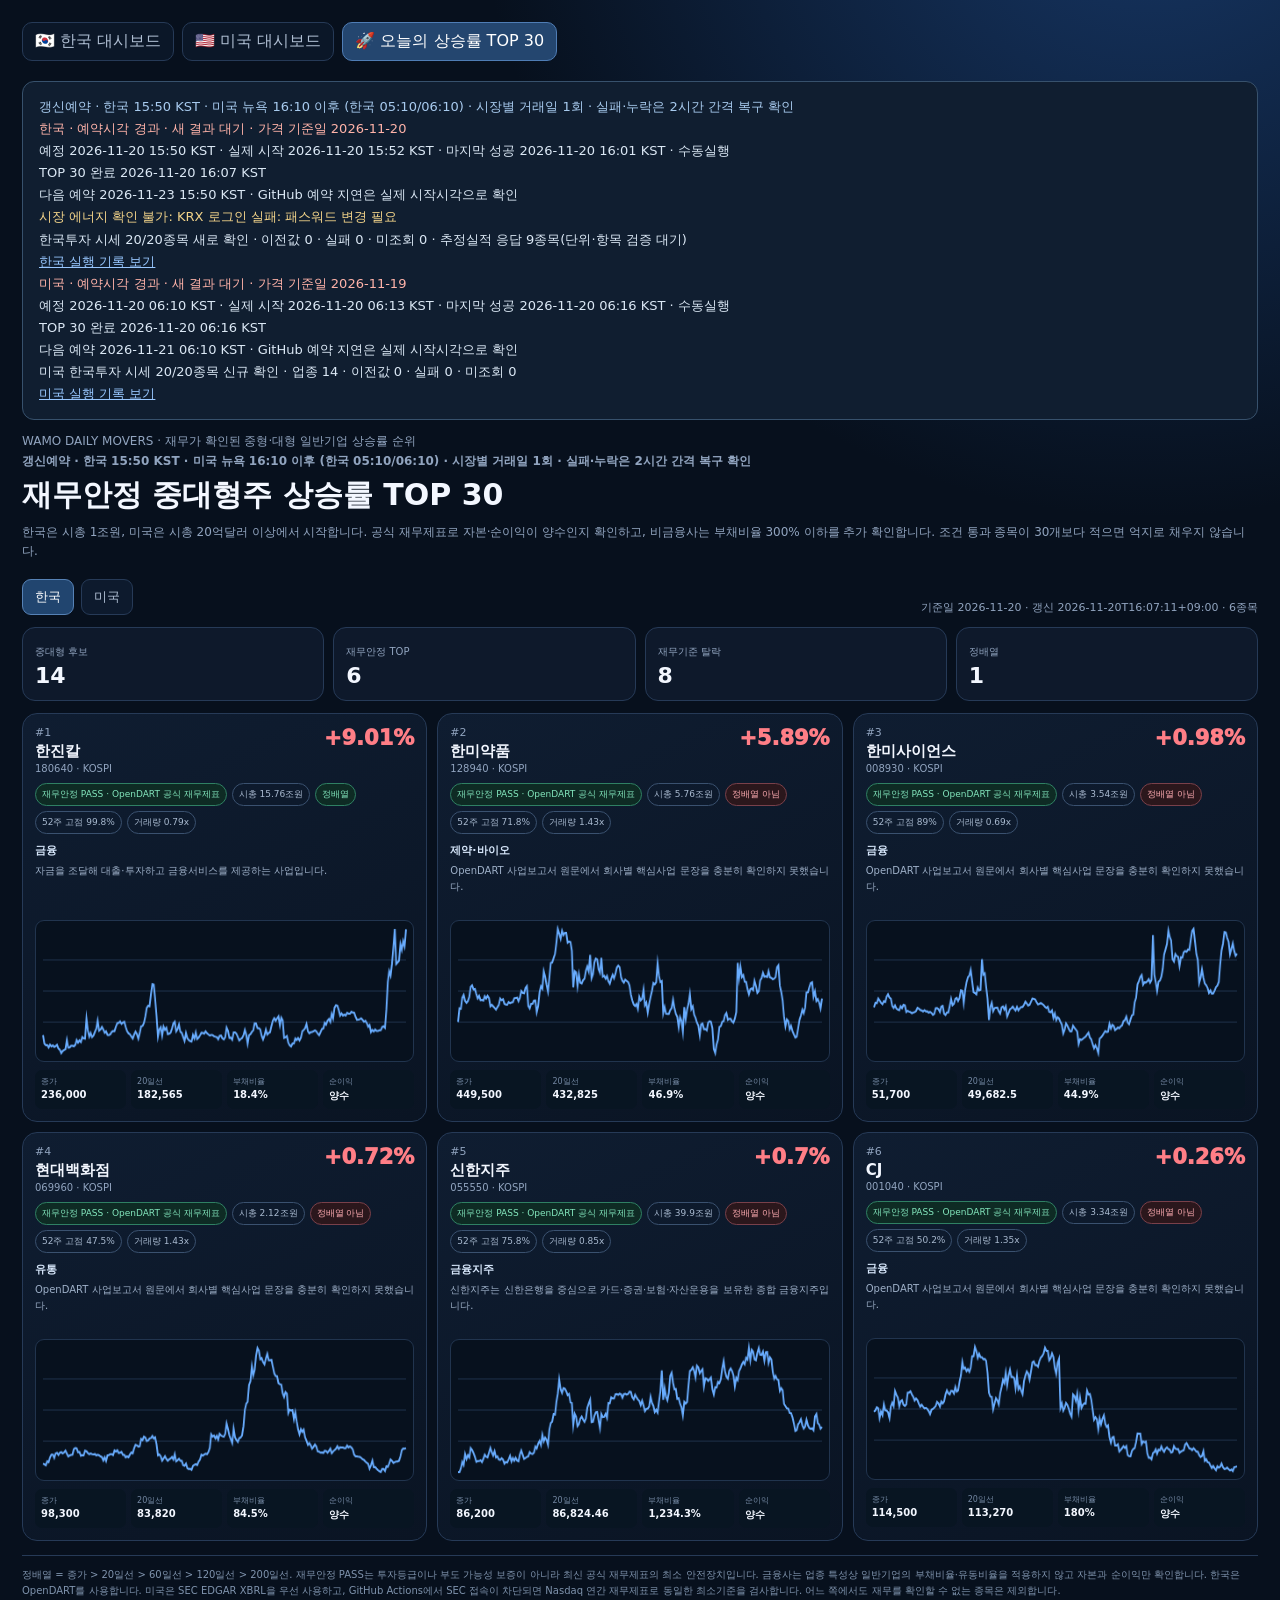
<file: movers.html>
<!doctype html><html lang="ko"><head><meta charset="utf-8"><meta name="viewport" content="width=device-width,initial-scale=1"><title>WAMO 오늘의 급등주 30</title>
<style>
:root{--bg:#07101d;--p:#0e192b;--p2:#101f34;--line:#263a57;--t:#f3f7ff;--m:#91a4bf;--g:#45d6a0;--r:#ff7e86;--b:#69adff;--y:#f1cb6c}*{box-sizing:border-box}body{margin:0;background:radial-gradient(circle at 90% -10%,#173868 0,transparent 32%),#07101d;color:var(--t);font-family:Inter,system-ui,-apple-system,"Noto Sans KR",sans-serif}.app{max-width:1480px;margin:auto;padding:22px}nav{display:flex;gap:8px;align-items:center;flex-wrap:wrap;margin-bottom:20px}nav a{text-decoration:none;color:#aebdd1;border:1px solid var(--line);padding:8px 12px;border-radius:10px;background:#0b1728}nav a.active{background:#24466f;color:white;border-color:#4f7db5}h1{margin:4px 0 7px;font-size:30px}.sub{color:var(--m);font-size:12px;line-height:1.6}.bar{display:flex;justify-content:space-between;gap:12px;align-items:end;margin:18px 0 12px}.tabs{display:flex;gap:7px}button{border:1px solid var(--line);background:#0d1a2d;color:#aebdd1;padding:8px 12px;border-radius:9px;cursor:pointer}button.on{background:#21456f;color:#fff;border-color:#5682b6}.meta{font-size:11px;color:var(--m);text-align:right}.summary{display:grid;grid-template-columns:repeat(4,1fr);gap:9px;margin-bottom:12px}.kpi{border:1px solid var(--line);background:var(--p);border-radius:13px;padding:12px}.kpi span{font-size:10px;color:var(--m)}.kpi b{display:block;font-size:22px;margin-top:4px}.grid{display:grid;grid-template-columns:repeat(3,minmax(0,1fr));gap:10px}.card{border:1px solid var(--line);background:linear-gradient(155deg,#0f1d31,#0a1423);border-radius:15px;padding:12px;min-width:0}.top{display:flex;justify-content:space-between;gap:8px}.rank{font-size:11px;color:var(--m)}.name{font-weight:900;font-size:15px;margin-top:3px;white-space:nowrap;overflow:hidden;text-overflow:ellipsis}.ticker{font-size:10px;color:var(--m);margin-top:2px}.gain{font-size:21px;color:var(--r);font-weight:950;white-space:nowrap}.badges{display:flex;gap:5px;flex-wrap:wrap;margin:9px 0}.badge{font-size:9px;border:1px solid #3a516f;border-radius:999px;padding:4px 6px;color:#a9bad0}.badge.y{border-color:#2f8063;color:#83e6bd;background:#0e2b24}.badge.n{border-color:#79404a;color:#ffadb3;background:#2b171c}.badge.p{border-color:#725f34;color:#f5d987;background:#2b2415}.sector{font-size:11px;font-weight:850;color:#d6e6fa}.desc{font-size:10px;color:#9eb0c8;line-height:1.55;height:48px;overflow:hidden;margin-top:5px}canvas{display:block;width:100%;height:142px;margin-top:9px;border:1px solid #21344e;border-radius:9px;background:#07111e}.metrics{display:grid;grid-template-columns:repeat(4,1fr);gap:5px;margin-top:8px}.metrics div{background:#081522;border-radius:7px;padding:6px}.metrics span{display:block;color:#7589a4;font-size:8px}.metrics b{display:block;font-size:10px;margin-top:2px}.note{margin-top:14px;color:#7f93ad;font-size:10px;line-height:1.6;border-top:1px solid var(--line);padding-top:11px}@media(max-width:1050px){.grid{grid-template-columns:repeat(2,1fr)}}@media(max-width:700px){.app{padding:13px}h1{font-size:24px}.grid{grid-template-columns:1fr}.summary{grid-template-columns:repeat(2,1fr)}.bar{align-items:flex-start;flex-direction:column}.meta{text-align:left}}
</style><script data-goatcounter="https://wamo-dhandori.goatcounter.com/count" async src="//gc.zgo.at/count.js"></script>
<script id="wamo-radar-entry">(()=>{const q=new URLSearchParams(location.search);if(!q.has("stock")&&q.get("legacy")!=="1"&&/(?:\/|\/index\.html|\/us\.html)$/.test(location.pathname)){location.replace("radar.html?market=KR");}})();</script>
</head><body><div class="app"><nav><a href="./">🇰🇷 한국 대시보드</a><a href="us.html">🇺🇸 미국 대시보드</a><a class="active" href="movers.html">🚀 오늘의 상승률 TOP 30</a></nav><div class="sub">WAMO DAILY MOVERS · 재무가 확인된 중형·대형 일반기업 상승률 순위</div><div class="sub"><b>자동갱신 · 한국 15:50 KST · 미국 뉴욕 16:10 이후(한국 05:10/06:10) · 시장별 거래일 1회</b></div><h1>재무안정 중대형주 상승률 TOP 30</h1><div class="sub">한국은 시총 1조원, 미국은 시총 20억달러 이상에서 시작합니다. 공식 재무제표로 자본·순이익이 양수인지 확인하고, 비금융사는 부채비율 300% 이하를 추가 확인합니다. 조건 통과 종목이 30개보다 적으면 억지로 채우지 않습니다.</div><div class="bar"><div class="tabs"><button id="krBtn" onclick="setMarket('korea')">한국</button><button id="usBtn" onclick="setMarket('us')">미국</button></div><div class="meta" id="meta"></div></div><div class="summary" id="summary"></div><div class="grid" id="grid"></div><div class="note">정배열 = 종가 &gt; 20일선 &gt; 60일선 &gt; 120일선 &gt; 200일선. 재무안정 PASS는 투자등급이나 부도 가능성 보증이 아니라 최신 공식 재무제표의 최소 안전장치입니다. 금융사는 업종 특성상 일반기업의 부채비율·유동비율을 적용하지 않고 자본과 순이익만 확인합니다. 한국은 OpenDART를 사용합니다. 미국은 SEC EDGAR XBRL을 우선 사용하고, GitHub Actions에서 SEC 접속이 차단되면 Nasdaq 연간 재무제표로 동일한 최소기준을 검사합니다. 어느 쪽에서도 재무를 확인할 수 없는 종목은 제외합니다.</div></div>
<script>const D={"korea":[{"ticker":"180640","name":"한진칼","market":"KOSPI","changePct":9.01,"quotedPrice":236000.0,"marketCapKRW":15755896900000.0,"close":236000.0,"ma20":182565.0,"ma60":149465.0,"ma120":133602.5,"ma200":128276.0,"aligned":true,"alignmentStatus":"YES","high52Ratio":99.8,"volumeRatio20":0.79,"historyDays":260,"history":[{"date":"2025-10-30","close":114500.0},{"date":"2025-10-31","close":104700.0},{"date":"2025-11-03","close":102900.0},{"date":"2025-11-04","close":103200.0},{"date":"2025-11-05","close":100300.0},{"date":"2025-11-06","close":103600.0},{"date":"2025-11-07","close":101600.0},{"date":"2025-11-10","close":102900.0},{"date":"2025-11-11","close":100900.0},{"date":"2025-11-12","close":102000.0},{"date":"2025-11-13","close":103500.0},{"date":"2025-11-14","close":99200.0},{"date":"2025-11-17","close":97700.0},{"date":"2025-11-18","close":93900.0},{"date":"2025-11-19","close":96400.0},{"date":"2025-11-20","close":97500.0},{"date":"2025-11-21","close":98400.0},{"date":"2025-11-24","close":108900.0},{"date":"2025-11-25","close":100100.0},{"date":"2025-11-26","close":100300.0},{"date":"2025-11-27","close":102300.0},{"date":"2025-11-28","close":102400.0},{"date":"2025-12-01","close":101800.0},{"date":"2025-12-02","close":103400.0},{"date":"2025-12-03","close":108900.0},{"date":"2025-12-04","close":105900.0},{"date":"2025-12-05","close":108500.0},{"date":"2025-12-08","close":106600.0},{"date":"2025-12-09","close":112400.0},{"date":"2025-12-10","close":110900.0},{"date":"2025-12-11","close":110600.0},{"date":"2025-12-12","close":133600.0},{"date":"2025-12-15","close":120000.0},{"date":"2025-12-16","close":112800.0},{"date":"2025-12-17","close":116900.0},{"date":"2025-12-18","close":112300.0},{"date":"2025-12-19","close":114000.0},{"date":"2025-12-22","close":118200.0},{"date":"2025-12-23","close":122100.0},{"date":"2025-12-24","close":131200.0},{"date":"2025-12-26","close":119600.0},{"date":"2025-12-29","close":120900.0},{"date":"2025-12-30","close":124000.0},{"date":"2026-01-02","close":121000.0},{"date":"2026-01-05","close":117200.0},{"date":"2026-01-06","close":118900.0},{"date":"2026-01-07","close":114900.0},{"date":"2026-01-08","close":114700.0},{"date":"2026-01-09","close":115500.0},{"date":"2026-01-12","close":118200.0},{"date":"2026-01-13","close":119300.0},{"date":"2026-01-14","close":119200.0},{"date":"2026-01-15","close":124300.0},{"date":"2026-01-16","close":128300.0},{"date":"2026-01-19","close":128700.0},{"date":"2026-01-20","close":130400.0},{"date":"2026-01-21","close":127500.0},{"date":"2026-01-22","close":129100.0},{"date":"2026-01-23","close":130000.0},{"date":"2026-01-26","close":123900.0},{"date":"2026-01-27","close":119100.0},{"date":"2026-01-28","close":116600.0},{"date":"2026-01-29","close":115500.0},{"date":"2026-01-30","close":112900.0},{"date":"2026-02-02","close":110600.0},{"date":"2026-02-03","close":115100.0},{"date":"2026-02-04","close":118600.0},{"date":"2026-02-05","close":115700.0},{"date":"2026-02-06","close":110400.0},{"date":"2026-02-09","close":116700.0},{"date":"2026-02-10","close":124600.0},{"date":"2026-02-11","close":125100.0},{"date":"2026-02-12","close":128500.0},{"date":"2026-02-13","close":136100.0},{"date":"2026-02-19","close":145900.0},{"date":"2026-02-20","close":148300.0},{"date":"2026-02-23","close":147800.0},{"date":"2026-02-24","close":161400.0},{"date":"2026-02-25","close":173000.0},{"date":"2026-02-26","close":172500.0},{"date":"2026-02-27","close":156300.0},{"date":"2026-03-03","close":136500.0},{"date":"2026-03-04","close":113000.0},{"date":"2026-03-05","close":121200.0},{"date":"2026-03-06","close":123700.0},{"date":"2026-03-09","close":114000.0},{"date":"2026-03-10","close":124500.0},{"date":"2026-03-11","close":120600.0},{"date":"2026-03-12","close":123000.0},{"date":"2026-03-13","close":115600.0},{"date":"2026-03-16","close":116200.0},{"date":"2026-03-17","close":117400.0},{"date":"2026-03-18","close":122100.0},{"date":"2026-03-19","close":128000.0},{"date":"2026-03-20","close":130000.0},{"date":"2026-03-23","close":118800.0},{"date":"2026-03-24","close":121300.0},{"date":"2026-03-25","close":126700.0},{"date":"2026-03-26","close":118300.0},{"date":"2026-03-27","close":117200.0},{"date":"2026-03-30","close":112500.0},{"date":"2026-03-31","close":107800.0},{"date":"2026-04-01","close":117000.0},{"date":"2026-04-02","close":111000.0},{"date":"2026-04-03","close":108900.0},{"date":"2026-04-06","close":107800.0},{"date":"2026-04-07","close":107200.0},{"date":"2026-04-08","close":114700.0},{"date":"2026-04-09","close":110700.0},{"date":"2026-04-10","close":117700.0},{"date":"2026-04-13","close":110100.0},{"date":"2026-04-14","close":111700.0},{"date":"2026-04-15","close":114300.0},{"date":"2026-04-16","close":117200.0},{"date":"2026-04-17","close":117000.0},{"date":"2026-04-20","close":116300.0},{"date":"2026-04-21","close":119000.0},{"date":"2026-04-22","close":116800.0},{"date":"2026-04-23","close":115400.0},{"date":"2026-04-24","close":114200.0},{"date":"2026-04-27","close":114900.0},{"date":"2026-04-28","close":114700.0},{"date":"2026-04-29","close":113300.0},{"date":"2026-04-30","close":112700.0},{"date":"2026-05-04","close":112300.0},{"date":"2026-05-06","close":109700.0},{"date":"2026-05-07","close":113800.0},{"date":"2026-05-08","close":114100.0},{"date":"2026-05-11","close":110900.0},{"date":"2026-05-12","close":109700.0},{"date":"2026-05-13","close":112200.0},{"date":"2026-05-14","close":123100.0},{"date":"2026-05-15","close":119200.0},{"date":"2026-05-18","close":111400.0},{"date":"2026-05-19","close":111600.0},{"date":"2026-05-20","close":109200.0},{"date":"2026-05-21","close":117700.0},{"date":"2026-05-22","close":117700.0},{"date":"2026-05-26","close":116200.0},{"date":"2026-05-27","close":112400.0},{"date":"2026-05-28","close":108500.0},{"date":"2026-05-29","close":110100.0},{"date":"2026-06-01","close":111200.0},{"date":"2026-06-02","close":114300.0},{"date":"2026-06-04","close":120500.0},{"date":"2026-06-05","close":115000.0},{"date":"2026-06-08","close":104700.0},{"date":"2026-06-09","close":114400.0},{"date":"2026-06-10","close":115600.0},{"date":"2026-06-11","close":118400.0},{"date":"2026-06-12","close":119900.0},{"date":"2026-06-15","close":128100.0},{"date":"2026-06-16","close":127900.0},{"date":"2026-06-17","close":122600.0},{"date":"2026-06-18","close":122500.0},{"date":"2026-06-19","close":121100.0},{"date":"2026-06-22","close":113800.0},{"date":"2026-06-23","close":109600.0},{"date":"2026-06-24","close":114000.0},{"date":"2026-06-25","close":120900.0},{"date":"2026-06-26","close":115200.0},{"date":"2026-06-29","close":117100.0},{"date":"2026-06-30","close":118000.0},{"date":"2026-07-01","close":125200.0},{"date":"2026-07-02","close":131200.0},{"date":"2026-07-03","close":134000.0},{"date":"2026-07-06","close":131100.0},{"date":"2026-07-07","close":133800.0},{"date":"2026-07-08","close":136100.0},{"date":"2026-07-09","close":126000.0},{"date":"2026-07-10","close":134700.0},{"date":"2026-07-13","close":131600.0},{"date":"2026-07-14","close":111400.0},{"date":"2026-07-15","close":112200.0},{"date":"2026-07-16","close":113500.0},{"date":"2026-07-20","close":105900.0},{"date":"2026-07-21","close":102800.0},{"date":"2026-07-22","close":101500.0},{"date":"2026-07-23","close":104900.0},{"date":"2026-07-24","close":105000.0},{"date":"2026-07-27","close":110700.0},{"date":"2026-07-28","close":109000.0},{"date":"2026-07-29","close":111300.0},{"date":"2026-07-30","close":108500.0},{"date":"2026-07-31","close":111700.0},{"date":"2026-08-03","close":119000.0},{"date":"2026-08-04","close":120400.0},{"date":"2026-08-05","close":122500.0},{"date":"2026-08-06","close":127200.0},{"date":"2026-08-07","close":118900.0},{"date":"2026-08-10","close":116700.0},{"date":"2026-08-11","close":117900.0},{"date":"2026-08-12","close":118200.0},{"date":"2026-08-13","close":119000.0},{"date":"2026-08-14","close":120000.0},{"date":"2026-08-18","close":118900.0},{"date":"2026-08-19","close":116300.0},{"date":"2026-08-20","close":114500.0},{"date":"2026-08-21","close":117900.0},{"date":"2026-08-24","close":121500.0},{"date":"2026-08-25","close":122300.0},{"date":"2026-08-26","close":128800.0},{"date":"2026-08-27","close":126600.0},{"date":"2026-08-28","close":131300.0},{"date":"2026-08-31","close":133000.0},{"date":"2026-09-01","close":129800.0},{"date":"2026-09-02","close":139100.0},{"date":"2026-09-03","close":133800.0},{"date":"2026-09-04","close":146000.0},{"date":"2026-09-07","close":148900.0},{"date":"2026-09-08","close":148400.0},{"date":"2026-09-09","close":143500.0},{"date":"2026-09-10","close":136900.0},{"date":"2026-09-11","close":139500.0},{"date":"2026-09-14","close":137100.0},{"date":"2026-09-15","close":138200.0},{"date":"2026-09-16","close":137000.0},{"date":"2026-09-17","close":140200.0},{"date":"2026-09-18","close":139200.0},{"date":"2026-09-21","close":139100.0},{"date":"2026-09-22","close":141400.0},{"date":"2026-09-23","close":140500.0},{"date":"2026-09-28","close":140300.0},{"date":"2026-09-29","close":135800.0},{"date":"2026-09-30","close":132100.0},{"date":"2026-10-01","close":132300.0},{"date":"2026-10-02","close":132800.0},{"date":"2026-10-06","close":133900.0},{"date":"2026-10-07","close":132100.0},{"date":"2026-10-08","close":129800.0},{"date":"2026-10-12","close":131000.0},{"date":"2026-10-13","close":128500.0},{"date":"2026-10-14","close":124300.0},{"date":"2026-10-15","close":126200.0},{"date":"2026-10-16","close":118000.0},{"date":"2026-10-19","close":120500.0},{"date":"2026-10-20","close":118700.0},{"date":"2026-10-21","close":121000.0},{"date":"2026-10-22","close":119400.0},{"date":"2026-10-23","close":119300.0},{"date":"2026-10-26","close":120100.0},{"date":"2026-10-27","close":120100.0},{"date":"2026-10-28","close":123800.0},{"date":"2026-10-29","close":124700.0},{"date":"2026-10-30","close":122900.0},{"date":"2026-11-02","close":144100.0},{"date":"2026-11-03","close":175200.0},{"date":"2026-11-04","close":187800.0},{"date":"2026-11-05","close":182700.0},{"date":"2026-11-06","close":196700.0},{"date":"2026-11-09","close":216000.0},{"date":"2026-11-10","close":236500.0},{"date":"2026-11-11","close":196200.0},{"date":"2026-11-12","close":198000.0},{"date":"2026-11-13","close":200000.0},{"date":"2026-11-16","close":219000.0},{"date":"2026-11-17","close":212500.0},{"date":"2026-11-18","close":222500.0},{"date":"2026-11-19","close":216500.0},{"date":"2026-11-20","close":236000.0}],"sector":"금융","industry":"기타 금융업","description":"자금을 조달해 대출·투자하고 금융서비스를 제공하는 사업입니다.","financialHealth":{"status":"PASS","source":"OpenDART 공식 재무제표","sectorRule":"FINANCIAL","equityPositive":true,"profitPositive":true,"leveragePass":true,"liquidityPass":true,"assets":4338894258000.0,"liabilities":674205434000.0,"equity":3664688824000.0,"netIncome":1034686000.0,"debtRatioPct":18.4,"currentRatioPct":179.6,"criterion":"자본·순이익 양수 + 비금융 부채비율 300% 이하 + 확인 가능한 경우 유동비율 80% 이상"},"source":"한국 중대형주 정밀계산 유니버스 + OpenDART 공식 재무"},{"ticker":"128940","name":"한미약품","market":"KOSPI","changePct":5.89,"quotedPrice":449500.0,"marketCapKRW":5758540454500.0,"close":449500.0,"ma20":432825.0,"ma60":458483.33,"ma120":433600.0,"ma200":464667.5,"aligned":false,"alignmentStatus":"NO","high52Ratio":71.8,"volumeRatio20":1.43,"historyDays":260,"history":[{"date":"2025-10-30","close":390500.0},{"date":"2025-10-31","close":425000.0},{"date":"2025-11-03","close":424000.0},{"date":"2025-11-04","close":451500.0},{"date":"2025-11-05","close":459000.0},{"date":"2025-11-06","close":443500.0},{"date":"2025-11-07","close":439000.0},{"date":"2025-11-10","close":443500.0},{"date":"2025-11-11","close":454000.0},{"date":"2025-11-12","close":479500.0},{"date":"2025-11-13","close":483000.0},{"date":"2025-11-14","close":473000.0},{"date":"2025-11-17","close":474000.0},{"date":"2025-11-18","close":461000.0},{"date":"2025-11-19","close":450000.0},{"date":"2025-11-20","close":456500.0},{"date":"2025-11-21","close":445500.0},{"date":"2025-11-24","close":446000.0},{"date":"2025-11-25","close":444500.0},{"date":"2025-11-26","close":455500.0},{"date":"2025-11-27","close":449500.0},{"date":"2025-11-28","close":456500.0},{"date":"2025-12-01","close":451000.0},{"date":"2025-12-02","close":430000.0},{"date":"2025-12-03","close":434000.0},{"date":"2025-12-04","close":430000.0},{"date":"2025-12-05","close":426000.0},{"date":"2025-12-08","close":421500.0},{"date":"2025-12-09","close":428000.0},{"date":"2025-12-10","close":433500.0},{"date":"2025-12-11","close":450000.0},{"date":"2025-12-12","close":445500.0},{"date":"2025-12-15","close":448000.0},{"date":"2025-12-16","close":436500.0},{"date":"2025-12-17","close":434500.0},{"date":"2025-12-18","close":434000.0},{"date":"2025-12-19","close":441000.0},{"date":"2025-12-22","close":438000.0},{"date":"2025-12-23","close":440000.0},{"date":"2025-12-24","close":440500.0},{"date":"2025-12-26","close":450500.0},{"date":"2025-12-29","close":451000.0},{"date":"2025-12-30","close":452000.0},{"date":"2026-01-02","close":443000.0},{"date":"2026-01-05","close":452000.0},{"date":"2026-01-06","close":469000.0},{"date":"2026-01-07","close":464000.0},{"date":"2026-01-08","close":463000.0},{"date":"2026-01-09","close":477000.0},{"date":"2026-01-12","close":481500.0},{"date":"2026-01-13","close":431000.0},{"date":"2026-01-14","close":424500.0},{"date":"2026-01-15","close":436500.0},{"date":"2026-01-16","close":436500.0},{"date":"2026-01-19","close":444500.0},{"date":"2026-01-20","close":445000.0},{"date":"2026-01-21","close":415000.0},{"date":"2026-01-22","close":430500.0},{"date":"2026-01-23","close":465500.0},{"date":"2026-01-26","close":481000.0},{"date":"2026-01-27","close":475000.0},{"date":"2026-01-28","close":519000.0},{"date":"2026-01-29","close":505000.0},{"date":"2026-01-30","close":484000.0},{"date":"2026-02-02","close":467000.0},{"date":"2026-02-03","close":503000.0},{"date":"2026-02-04","close":540000.0},{"date":"2026-02-05","close":541000.0},{"date":"2026-02-06","close":552000.0},{"date":"2026-02-09","close":563000.0},{"date":"2026-02-10","close":591000.0},{"date":"2026-02-11","close":626000.0},{"date":"2026-02-12","close":614000.0},{"date":"2026-02-13","close":601000.0},{"date":"2026-02-19","close":621000.0},{"date":"2026-02-20","close":610000.0},{"date":"2026-02-23","close":616000.0},{"date":"2026-02-24","close":616000.0},{"date":"2026-02-25","close":591000.0},{"date":"2026-02-26","close":594000.0},{"date":"2026-02-27","close":593000.0},{"date":"2026-03-03","close":571000.0},{"date":"2026-03-04","close":478000.0},{"date":"2026-03-05","close":519000.0},{"date":"2026-03-06","close":516000.0},{"date":"2026-03-09","close":481500.0},{"date":"2026-03-10","close":511000.0},{"date":"2026-03-11","close":490000.0},{"date":"2026-03-12","close":488000.0},{"date":"2026-03-13","close":496500.0},{"date":"2026-03-16","close":500000.0},{"date":"2026-03-17","close":520000.0},{"date":"2026-03-18","close":531000.0},{"date":"2026-03-19","close":519000.0},{"date":"2026-03-20","close":560000.0},{"date":"2026-03-23","close":501000.0},{"date":"2026-03-24","close":511000.0},{"date":"2026-03-25","close":541000.0},{"date":"2026-03-26","close":551000.0},{"date":"2026-03-27","close":549000.0},{"date":"2026-03-30","close":524000.0},{"date":"2026-03-31","close":515000.0},{"date":"2026-04-01","close":553000.0},{"date":"2026-04-02","close":505000.0},{"date":"2026-04-03","close":507000.0},{"date":"2026-04-06","close":500000.0},{"date":"2026-04-07","close":507000.0},{"date":"2026-04-08","close":493500.0},{"date":"2026-04-09","close":487000.0},{"date":"2026-04-10","close":500000.0},{"date":"2026-04-13","close":510000.0},{"date":"2026-04-14","close":501000.0},{"date":"2026-04-15","close":512000.0},{"date":"2026-04-16","close":528000.0},{"date":"2026-04-17","close":533000.0},{"date":"2026-04-20","close":529000.0},{"date":"2026-04-21","close":504000.0},{"date":"2026-04-22","close":494500.0},{"date":"2026-04-23","close":490000.0},{"date":"2026-04-24","close":497500.0},{"date":"2026-04-27","close":494500.0},{"date":"2026-04-28","close":491500.0},{"date":"2026-04-29","close":483000.0},{"date":"2026-04-30","close":460000.0},{"date":"2026-05-04","close":445000.0},{"date":"2026-05-06","close":434500.0},{"date":"2026-05-07","close":430500.0},{"date":"2026-05-08","close":436000.0},{"date":"2026-05-11","close":423500.0},{"date":"2026-05-12","close":454500.0},{"date":"2026-05-13","close":445000.0},{"date":"2026-05-14","close":449500.0},{"date":"2026-05-15","close":472500.0},{"date":"2026-05-18","close":432500.0},{"date":"2026-05-19","close":439500.0},{"date":"2026-05-20","close":414500.0},{"date":"2026-05-21","close":436500.0},{"date":"2026-05-22","close":454000.0},{"date":"2026-05-26","close":469000.0},{"date":"2026-05-27","close":489000.0},{"date":"2026-05-28","close":485500.0},{"date":"2026-05-29","close":491000.0},{"date":"2026-06-01","close":539000.0},{"date":"2026-06-02","close":507000.0},{"date":"2026-06-04","close":491500.0},{"date":"2026-06-05","close":494000.0},{"date":"2026-06-08","close":413000.0},{"date":"2026-06-09","close":428500.0},{"date":"2026-06-10","close":411500.0},{"date":"2026-06-11","close":411000.0},{"date":"2026-06-12","close":411000.0},{"date":"2026-06-15","close":420500.0},{"date":"2026-06-16","close":425500.0},{"date":"2026-06-17","close":446500.0},{"date":"2026-06-18","close":425500.0},{"date":"2026-06-19","close":411000.0},{"date":"2026-06-22","close":403500.0},{"date":"2026-06-23","close":377000.0},{"date":"2026-06-24","close":403000.0},{"date":"2026-06-25","close":394000.0},{"date":"2026-06-26","close":366000.0},{"date":"2026-06-29","close":428000.0},{"date":"2026-06-30","close":397500.0},{"date":"2026-07-01","close":422000.0},{"date":"2026-07-02","close":436000.0},{"date":"2026-07-03","close":461500.0},{"date":"2026-07-06","close":423000.0},{"date":"2026-07-07","close":430000.0},{"date":"2026-07-08","close":409000.0},{"date":"2026-07-09","close":401000.0},{"date":"2026-07-10","close":389000.0},{"date":"2026-07-13","close":381500.0},{"date":"2026-07-14","close":356500.0},{"date":"2026-07-15","close":384500.0},{"date":"2026-07-16","close":386000.0},{"date":"2026-07-20","close":372000.0},{"date":"2026-07-21","close":372500.0},{"date":"2026-07-22","close":369000.0},{"date":"2026-07-23","close":389000.0},{"date":"2026-07-24","close":392000.0},{"date":"2026-07-27","close":390500.0},{"date":"2026-07-28","close":374500.0},{"date":"2026-07-29","close":322000.0},{"date":"2026-07-30","close":311500.0},{"date":"2026-07-31","close":333500.0},{"date":"2026-08-03","close":345500.0},{"date":"2026-08-04","close":378000.0},{"date":"2026-08-05","close":380000.0},{"date":"2026-08-06","close":391000.0},{"date":"2026-08-07","close":392500.0},{"date":"2026-08-10","close":407500.0},{"date":"2026-08-11","close":413000.0},{"date":"2026-08-12","close":396000.0},{"date":"2026-08-13","close":398500.0},{"date":"2026-08-14","close":398500.0},{"date":"2026-08-18","close":392000.0},{"date":"2026-08-19","close":388500.0},{"date":"2026-08-20","close":399000.0},{"date":"2026-08-21","close":415500.0},{"date":"2026-08-24","close":540000.0},{"date":"2026-08-25","close":501000.0},{"date":"2026-08-26","close":530000.0},{"date":"2026-08-27","close":504000.0},{"date":"2026-08-28","close":509000.0},{"date":"2026-08-31","close":492500.0},{"date":"2026-09-01","close":492000.0},{"date":"2026-09-02","close":474000.0},{"date":"2026-09-03","close":460500.0},{"date":"2026-09-04","close":473500.0},{"date":"2026-09-07","close":475500.0},{"date":"2026-09-08","close":471000.0},{"date":"2026-09-09","close":494500.0},{"date":"2026-09-10","close":481500.0},{"date":"2026-09-11","close":464000.0},{"date":"2026-09-14","close":468500.0},{"date":"2026-09-15","close":495500.0},{"date":"2026-09-16","close":501000.0},{"date":"2026-09-17","close":515000.0},{"date":"2026-09-18","close":505000.0},{"date":"2026-09-21","close":506000.0},{"date":"2026-09-22","close":504000.0},{"date":"2026-09-23","close":519000.0},{"date":"2026-09-28","close":503000.0},{"date":"2026-09-29","close":502000.0},{"date":"2026-09-30","close":498500.0},{"date":"2026-10-01","close":500000.0},{"date":"2026-10-02","close":504000.0},{"date":"2026-10-06","close":529000.0},{"date":"2026-10-07","close":534000.0},{"date":"2026-10-08","close":482000.0},{"date":"2026-10-12","close":466500.0},{"date":"2026-10-13","close":445000.0},{"date":"2026-10-14","close":404000.0},{"date":"2026-10-15","close":379500.0},{"date":"2026-10-16","close":397000.0},{"date":"2026-10-19","close":392500.0},{"date":"2026-10-20","close":371500.0},{"date":"2026-10-21","close":380500.0},{"date":"2026-10-22","close":367500.0},{"date":"2026-10-23","close":359000.0},{"date":"2026-10-26","close":351000.0},{"date":"2026-10-27","close":353000.0},{"date":"2026-10-28","close":373500.0},{"date":"2026-10-29","close":395500.0},{"date":"2026-10-30","close":407000.0},{"date":"2026-11-02","close":421500.0},{"date":"2026-11-03","close":412500.0},{"date":"2026-11-04","close":426500.0},{"date":"2026-11-05","close":465000.0},{"date":"2026-11-06","close":465500.0},{"date":"2026-11-09","close":478500.0},{"date":"2026-11-10","close":489000.0},{"date":"2026-11-11","close":491000.0},{"date":"2026-11-12","close":454000.0},{"date":"2026-11-13","close":467500.0},{"date":"2026-11-16","close":443500.0},{"date":"2026-11-17","close":448500.0},{"date":"2026-11-18","close":439500.0},{"date":"2026-11-19","close":424500.0},{"date":"2026-11-20","close":449500.0}],"sector":"제약·바이오","industry":"의약품 제조업","description":"OpenDART 사업보고서 원문에서 회사별 핵심사업 문장을 충분히 확인하지 못했습니다.","financialHealth":{"status":"PASS","source":"OpenDART 공식 재무제표","sectorRule":"GENERAL","equityPositive":true,"profitPositive":true,"leveragePass":true,"liquidityPass":true,"assets":2333714095049.0,"liabilities":744622878448.0,"equity":1589091216601.0,"netIncome":1326426.0,"debtRatioPct":46.9,"currentRatioPct":182.4,"criterion":"자본·순이익 양수 + 비금융 부채비율 300% 이하 + 확인 가능한 경우 유동비율 80% 이상"},"source":"한국 중대형주 정밀계산 유니버스 + OpenDART 공식 재무"},{"ticker":"008930","name":"한미사이언스","market":"KOSPI","changePct":0.98,"quotedPrice":51700.0,"marketCapKRW":3535843135000.0,"close":51700.0,"ma20":49682.5,"ma60":49752.5,"ma120":42224.58,"ma200":40857.3,"aligned":false,"alignmentStatus":"NO","high52Ratio":89.0,"volumeRatio20":0.69,"historyDays":260,"history":[{"date":"2025-10-30","close":37901.56},{"date":"2025-10-31","close":39092.19},{"date":"2025-11-03","close":38992.97},{"date":"2025-11-04","close":40183.59},{"date":"2025-11-05","close":39687.5},{"date":"2025-11-06","close":39092.19},{"date":"2025-11-07","close":38695.31},{"date":"2025-11-10","close":39489.06},{"date":"2025-11-11","close":39290.62},{"date":"2025-11-12","close":40630.08},{"date":"2025-11-13","close":41275.0},{"date":"2025-11-14","close":40431.64},{"date":"2025-11-17","close":40133.98},{"date":"2025-11-18","close":38248.83},{"date":"2025-11-19","close":37703.12},{"date":"2025-11-20","close":38397.66},{"date":"2025-11-21","close":37554.3},{"date":"2025-11-24","close":37306.25},{"date":"2025-11-25","close":37157.42},{"date":"2025-11-26","close":38199.22},{"date":"2025-11-27","close":37703.12},{"date":"2025-11-28","close":38546.48},{"date":"2025-12-01","close":38397.66},{"date":"2025-12-02","close":36710.94},{"date":"2025-12-03","close":37008.59},{"date":"2025-12-04","close":36810.16},{"date":"2025-12-05","close":36661.33},{"date":"2025-12-08","close":36363.67},{"date":"2025-12-09","close":36562.11},{"date":"2025-12-10","close":36661.33},{"date":"2025-12-11","close":36958.98},{"date":"2025-12-12","close":37752.73},{"date":"2025-12-15","close":37554.3},{"date":"2025-12-16","close":37207.03},{"date":"2025-12-17","close":37107.81},{"date":"2025-12-18","close":36810.16},{"date":"2025-12-19","close":37157.42},{"date":"2025-12-22","close":36859.77},{"date":"2025-12-23","close":36909.38},{"date":"2025-12-24","close":36512.5},{"date":"2025-12-26","close":36710.94},{"date":"2025-12-29","close":36462.89},{"date":"2025-12-30","close":35966.8},{"date":"2026-01-02","close":36214.84},{"date":"2026-01-05","close":37653.52},{"date":"2026-01-06","close":37703.12},{"date":"2026-01-07","close":37405.47},{"date":"2026-01-08","close":36710.94},{"date":"2026-01-09","close":38100.0},{"date":"2026-01-12","close":38248.83},{"date":"2026-01-13","close":36264.45},{"date":"2026-01-14","close":35917.19},{"date":"2026-01-15","close":36562.11},{"date":"2026-01-16","close":36562.11},{"date":"2026-01-19","close":38248.83},{"date":"2026-01-20","close":40084.38},{"date":"2026-01-21","close":38447.27},{"date":"2026-01-22","close":38794.53},{"date":"2026-01-23","close":40084.38},{"date":"2026-01-26","close":40332.42},{"date":"2026-01-27","close":39538.67},{"date":"2026-01-28","close":40282.81},{"date":"2026-01-29","close":42267.19},{"date":"2026-01-30","close":42167.97},{"date":"2026-02-02","close":38992.97},{"date":"2026-02-03","close":42267.19},{"date":"2026-02-04","close":44350.78},{"date":"2026-02-05","close":45640.62},{"date":"2026-02-06","close":46087.11},{"date":"2026-02-09","close":47525.78},{"date":"2026-02-10","close":44648.44},{"date":"2026-02-11","close":41820.7},{"date":"2026-02-12","close":41572.66},{"date":"2026-02-13","close":41225.39},{"date":"2026-02-19","close":43011.33},{"date":"2026-02-20","close":42217.58},{"date":"2026-02-23","close":42416.02},{"date":"2026-02-24","close":50303.91},{"date":"2026-02-25","close":46335.16},{"date":"2026-02-26","close":46632.81},{"date":"2026-02-27","close":43259.38},{"date":"2026-03-03","close":40133.98},{"date":"2026-03-04","close":34627.34},{"date":"2026-03-05","close":38050.39},{"date":"2026-03-06","close":39092.19},{"date":"2026-03-09","close":36909.38},{"date":"2026-03-10","close":37703.12},{"date":"2026-03-11","close":37752.73},{"date":"2026-03-12","close":37802.34},{"date":"2026-03-13","close":36859.77},{"date":"2026-03-16","close":36264.45},{"date":"2026-03-17","close":37851.95},{"date":"2026-03-18","close":38100.0},{"date":"2026-03-19","close":37306.25},{"date":"2026-03-20","close":38149.61},{"date":"2026-03-23","close":35520.31},{"date":"2026-03-24","close":36413.28},{"date":"2026-03-25","close":37405.47},{"date":"2026-03-26","close":37653.52},{"date":"2026-03-27","close":38100.0},{"date":"2026-03-30","close":37500.0},{"date":"2026-03-31","close":37100.0},{"date":"2026-04-01","close":38000.0},{"date":"2026-04-02","close":37100.0},{"date":"2026-04-03","close":37600.0},{"date":"2026-04-06","close":38000.0},{"date":"2026-04-07","close":38000.0},{"date":"2026-04-08","close":38550.0},{"date":"2026-04-09","close":39350.0},{"date":"2026-04-10","close":38900.0},{"date":"2026-04-13","close":38350.0},{"date":"2026-04-14","close":38550.0},{"date":"2026-04-15","close":39350.0},{"date":"2026-04-16","close":40150.0},{"date":"2026-04-17","close":40100.0},{"date":"2026-04-20","close":39950.0},{"date":"2026-04-21","close":39250.0},{"date":"2026-04-22","close":38650.0},{"date":"2026-04-23","close":38800.0},{"date":"2026-04-24","close":39000.0},{"date":"2026-04-27","close":38750.0},{"date":"2026-04-28","close":38500.0},{"date":"2026-04-29","close":38000.0},{"date":"2026-04-30","close":37700.0},{"date":"2026-05-04","close":38050.0},{"date":"2026-05-06","close":36750.0},{"date":"2026-05-07","close":36600.0},{"date":"2026-05-08","close":37100.0},{"date":"2026-05-11","close":35200.0},{"date":"2026-05-12","close":36300.0},{"date":"2026-05-13","close":34600.0},{"date":"2026-05-14","close":35350.0},{"date":"2026-05-15","close":35000.0},{"date":"2026-05-18","close":34150.0},{"date":"2026-05-19","close":33450.0},{"date":"2026-05-20","close":31150.0},{"date":"2026-05-21","close":32100.0},{"date":"2026-05-22","close":33750.0},{"date":"2026-05-26","close":33150.0},{"date":"2026-05-27","close":32350.0},{"date":"2026-05-28","close":31700.0},{"date":"2026-05-29","close":31750.0},{"date":"2026-06-01","close":33150.0},{"date":"2026-06-02","close":32600.0},{"date":"2026-06-04","close":32150.0},{"date":"2026-06-05","close":31650.0},{"date":"2026-06-08","close":28450.0},{"date":"2026-06-09","close":29700.0},{"date":"2026-06-10","close":29500.0},{"date":"2026-06-11","close":29800.0},{"date":"2026-06-12","close":30100.0},{"date":"2026-06-15","close":30350.0},{"date":"2026-06-16","close":30900.0},{"date":"2026-06-17","close":31350.0},{"date":"2026-06-18","close":30100.0},{"date":"2026-06-19","close":29650.0},{"date":"2026-06-22","close":28400.0},{"date":"2026-06-23","close":27350.0},{"date":"2026-06-24","close":28100.0},{"date":"2026-06-25","close":27300.0},{"date":"2026-06-26","close":26100.0},{"date":"2026-06-29","close":29850.0},{"date":"2026-06-30","close":30150.0},{"date":"2026-07-01","close":30650.0},{"date":"2026-07-02","close":31250.0},{"date":"2026-07-03","close":31800.0},{"date":"2026-07-06","close":31500.0},{"date":"2026-07-07","close":31650.0},{"date":"2026-07-08","close":33650.0},{"date":"2026-07-09","close":32450.0},{"date":"2026-07-10","close":33400.0},{"date":"2026-07-13","close":33100.0},{"date":"2026-07-14","close":32050.0},{"date":"2026-07-15","close":32350.0},{"date":"2026-07-16","close":32700.0},{"date":"2026-07-20","close":32500.0},{"date":"2026-07-21","close":33000.0},{"date":"2026-07-22","close":33250.0},{"date":"2026-07-23","close":34350.0},{"date":"2026-07-24","close":34600.0},{"date":"2026-07-27","close":35500.0},{"date":"2026-07-28","close":33950.0},{"date":"2026-07-29","close":33550.0},{"date":"2026-07-30","close":34750.0},{"date":"2026-07-31","close":35850.0},{"date":"2026-08-03","close":36050.0},{"date":"2026-08-04","close":39200.0},{"date":"2026-08-05","close":40350.0},{"date":"2026-08-06","close":43800.0},{"date":"2026-08-07","close":44650.0},{"date":"2026-08-10","close":45700.0},{"date":"2026-08-11","close":46200.0},{"date":"2026-08-12","close":43750.0},{"date":"2026-08-13","close":44350.0},{"date":"2026-08-14","close":44300.0},{"date":"2026-08-18","close":44600.0},{"date":"2026-08-19","close":45150.0},{"date":"2026-08-20","close":44250.0},{"date":"2026-08-21","close":44950.0},{"date":"2026-08-24","close":56500.0},{"date":"2026-08-25","close":46300.0},{"date":"2026-08-26","close":44400.0},{"date":"2026-08-27","close":42100.0},{"date":"2026-08-28","close":44500.0},{"date":"2026-08-31","close":44800.0},{"date":"2026-09-01","close":45800.0},{"date":"2026-09-02","close":47800.0},{"date":"2026-09-03","close":51500.0},{"date":"2026-09-04","close":52800.0},{"date":"2026-09-07","close":54200.0},{"date":"2026-09-08","close":57700.0},{"date":"2026-09-09","close":56000.0},{"date":"2026-09-10","close":55100.0},{"date":"2026-09-11","close":50300.0},{"date":"2026-09-14","close":49700.0},{"date":"2026-09-15","close":51600.0},{"date":"2026-09-16","close":51100.0},{"date":"2026-09-17","close":50900.0},{"date":"2026-09-18","close":48500.0},{"date":"2026-09-21","close":50800.0},{"date":"2026-09-22","close":50700.0},{"date":"2026-09-23","close":52100.0},{"date":"2026-09-28","close":52400.0},{"date":"2026-09-29","close":52200.0},{"date":"2026-09-30","close":52800.0},{"date":"2026-10-01","close":52700.0},{"date":"2026-10-02","close":55300.0},{"date":"2026-10-06","close":57600.0},{"date":"2026-10-07","close":58100.0},{"date":"2026-10-08","close":54900.0},{"date":"2026-10-12","close":51600.0},{"date":"2026-10-13","close":50200.0},{"date":"2026-10-14","close":44150.0},{"date":"2026-10-15","close":45450.0},{"date":"2026-10-16","close":47700.0},{"date":"2026-10-19","close":45550.0},{"date":"2026-10-20","close":44050.0},{"date":"2026-10-21","close":43600.0},{"date":"2026-10-22","close":42900.0},{"date":"2026-10-23","close":41600.0},{"date":"2026-10-26","close":42250.0},{"date":"2026-10-27","close":41400.0},{"date":"2026-10-28","close":41450.0},{"date":"2026-10-29","close":42200.0},{"date":"2026-10-30","close":43100.0},{"date":"2026-11-02","close":43500.0},{"date":"2026-11-03","close":44450.0},{"date":"2026-11-04","close":49000.0},{"date":"2026-11-05","close":52600.0},{"date":"2026-11-06","close":54300.0},{"date":"2026-11-09","close":57300.0},{"date":"2026-11-10","close":57200.0},{"date":"2026-11-11","close":55800.0},{"date":"2026-11-12","close":54800.0},{"date":"2026-11-13","close":51600.0},{"date":"2026-11-16","close":53000.0},{"date":"2026-11-17","close":54400.0},{"date":"2026-11-18","close":52400.0},{"date":"2026-11-19","close":51200.0},{"date":"2026-11-20","close":51700.0}],"sector":"금융","industry":"기타 금융업","description":"OpenDART 사업보고서 원문에서 회사별 핵심사업 문장을 충분히 확인하지 못했습니다.","financialHealth":{"status":"PASS","source":"OpenDART 공식 재무제표","sectorRule":"FINANCIAL","equityPositive":true,"profitPositive":true,"leveragePass":true,"liquidityPass":true,"assets":1534914959618.0,"liabilities":475702738625.0,"equity":1059212220993.0,"netIncome":7177712955.0,"debtRatioPct":44.9,"currentRatioPct":90.7,"criterion":"자본·순이익 양수 + 비금융 부채비율 300% 이하 + 확인 가능한 경우 유동비율 80% 이상"},"source":"한국 중대형주 정밀계산 유니버스 + OpenDART 공식 재무"},{"ticker":"069960","name":"현대백화점","market":"KOSPI","changePct":0.72,"quotedPrice":98300.0,"marketCapKRW":2119830849600.0,"close":98300.0,"ma20":83820.0,"ma60":88633.33,"ma120":117779.17,"ma200":109383.0,"aligned":false,"alignmentStatus":"NO","high52Ratio":47.5,"volumeRatio20":1.43,"historyDays":260,"history":[{"date":"2025-10-30","close":81500.0},{"date":"2025-10-31","close":80800.0},{"date":"2025-11-03","close":79800.0},{"date":"2025-11-04","close":84100.0},{"date":"2025-11-05","close":83000.0},{"date":"2025-11-06","close":88300.0},{"date":"2025-11-07","close":91400.0},{"date":"2025-11-10","close":91400.0},{"date":"2025-11-11","close":87700.0},{"date":"2025-11-12","close":92600.0},{"date":"2025-11-13","close":93300.0},{"date":"2025-11-14","close":90900.0},{"date":"2025-11-17","close":93400.0},{"date":"2025-11-18","close":94000.0},{"date":"2025-11-19","close":92500.0},{"date":"2025-11-20","close":93600.0},{"date":"2025-11-21","close":95600.0},{"date":"2025-11-24","close":92400.0},{"date":"2025-11-25","close":89300.0},{"date":"2025-11-26","close":90300.0},{"date":"2025-11-27","close":91000.0},{"date":"2025-11-28","close":91200.0},{"date":"2025-12-01","close":97200.0},{"date":"2025-12-02","close":98500.0},{"date":"2025-12-03","close":98100.0},{"date":"2025-12-04","close":93900.0},{"date":"2025-12-05","close":94200.0},{"date":"2025-12-08","close":90100.0},{"date":"2025-12-09","close":90800.0},{"date":"2025-12-10","close":90500.0},{"date":"2025-12-11","close":95500.0},{"date":"2025-12-12","close":95000.0},{"date":"2025-12-15","close":92900.0},{"date":"2025-12-16","close":91800.0},{"date":"2025-12-17","close":92600.0},{"date":"2025-12-18","close":91900.0},{"date":"2025-12-19","close":91600.0},{"date":"2025-12-22","close":91900.0},{"date":"2025-12-23","close":90400.0},{"date":"2025-12-24","close":91200.0},{"date":"2025-12-26","close":90500.0},{"date":"2025-12-29","close":89400.0},{"date":"2025-12-30","close":88600.0},{"date":"2026-01-02","close":84900.0},{"date":"2026-01-05","close":88400.0},{"date":"2026-01-06","close":84400.0},{"date":"2026-01-07","close":90600.0},{"date":"2026-01-08","close":90800.0},{"date":"2026-01-09","close":91800.0},{"date":"2026-01-12","close":91900.0},{"date":"2026-01-13","close":90700.0},{"date":"2026-01-14","close":95700.0},{"date":"2026-01-15","close":94600.0},{"date":"2026-01-16","close":96100.0},{"date":"2026-01-19","close":93100.0},{"date":"2026-01-20","close":93400.0},{"date":"2026-01-21","close":94200.0},{"date":"2026-01-22","close":91000.0},{"date":"2026-01-23","close":91000.0},{"date":"2026-01-26","close":88200.0},{"date":"2026-01-27","close":89400.0},{"date":"2026-01-28","close":88500.0},{"date":"2026-01-29","close":91400.0},{"date":"2026-01-30","close":93700.0},{"date":"2026-02-02","close":92700.0},{"date":"2026-02-03","close":98000.0},{"date":"2026-02-04","close":102000.0},{"date":"2026-02-05","close":101400.0},{"date":"2026-02-06","close":99900.0},{"date":"2026-02-09","close":100500.0},{"date":"2026-02-10","close":108200.0},{"date":"2026-02-11","close":107100.0},{"date":"2026-02-12","close":110900.0},{"date":"2026-02-13","close":109800.0},{"date":"2026-02-19","close":106000.0},{"date":"2026-02-20","close":106500.0},{"date":"2026-02-23","close":108800.0},{"date":"2026-02-24","close":109200.0},{"date":"2026-02-25","close":111500.0},{"date":"2026-02-26","close":108900.0},{"date":"2026-02-27","close":110000.0},{"date":"2026-03-03","close":102500.0},{"date":"2026-03-04","close":90500.0},{"date":"2026-03-05","close":91500.0},{"date":"2026-03-06","close":89500.0},{"date":"2026-03-09","close":84700.0},{"date":"2026-03-10","close":87200.0},{"date":"2026-03-11","close":89500.0},{"date":"2026-03-12","close":86500.0},{"date":"2026-03-13","close":84500.0},{"date":"2026-03-16","close":86100.0},{"date":"2026-03-17","close":87100.0},{"date":"2026-03-18","close":88700.0},{"date":"2026-03-19","close":86000.0},{"date":"2026-03-20","close":91800.0},{"date":"2026-03-23","close":83900.0},{"date":"2026-03-24","close":85100.0},{"date":"2026-03-25","close":86800.0},{"date":"2026-03-26","close":84500.0},{"date":"2026-03-27","close":84500.0},{"date":"2026-03-30","close":79800.0},{"date":"2026-03-31","close":79200.0},{"date":"2026-04-01","close":81500.0},{"date":"2026-04-02","close":76400.0},{"date":"2026-04-03","close":75500.0},{"date":"2026-04-06","close":76000.0},{"date":"2026-04-07","close":74700.0},{"date":"2026-04-08","close":79000.0},{"date":"2026-04-09","close":80300.0},{"date":"2026-04-10","close":80900.0},{"date":"2026-04-13","close":80000.0},{"date":"2026-04-14","close":83800.0},{"date":"2026-04-15","close":85800.0},{"date":"2026-04-16","close":91200.0},{"date":"2026-04-17","close":90200.0},{"date":"2026-04-20","close":91400.0},{"date":"2026-04-21","close":92300.0},{"date":"2026-04-22","close":91800.0},{"date":"2026-04-23","close":94200.0},{"date":"2026-04-24","close":98500.0},{"date":"2026-04-27","close":113300.0},{"date":"2026-04-28","close":110900.0},{"date":"2026-04-29","close":111900.0},{"date":"2026-04-30","close":108900.0},{"date":"2026-05-04","close":111700.0},{"date":"2026-05-06","close":107700.0},{"date":"2026-05-07","close":113800.0},{"date":"2026-05-08","close":112100.0},{"date":"2026-05-11","close":111200.0},{"date":"2026-05-12","close":110700.0},{"date":"2026-05-13","close":113700.0},{"date":"2026-05-14","close":125000.0},{"date":"2026-05-15","close":118700.0},{"date":"2026-05-18","close":112000.0},{"date":"2026-05-19","close":108000.0},{"date":"2026-05-20","close":103800.0},{"date":"2026-05-21","close":119800.0},{"date":"2026-05-22","close":110000.0},{"date":"2026-05-26","close":107100.0},{"date":"2026-05-27","close":105000.0},{"date":"2026-05-28","close":109200.0},{"date":"2026-05-29","close":109800.0},{"date":"2026-06-01","close":112100.0},{"date":"2026-06-02","close":121800.0},{"date":"2026-06-04","close":139800.0},{"date":"2026-06-05","close":146500.0},{"date":"2026-06-08","close":148600.0},{"date":"2026-06-09","close":166800.0},{"date":"2026-06-10","close":170900.0},{"date":"2026-06-11","close":187100.0},{"date":"2026-06-12","close":177300.0},{"date":"2026-06-15","close":183200.0},{"date":"2026-06-16","close":198400.0},{"date":"2026-06-17","close":207000.0},{"date":"2026-06-18","close":204000.0},{"date":"2026-06-19","close":194700.0},{"date":"2026-06-22","close":196000.0},{"date":"2026-06-23","close":191600.0},{"date":"2026-06-24","close":189100.0},{"date":"2026-06-25","close":195500.0},{"date":"2026-06-26","close":200500.0},{"date":"2026-06-29","close":193700.0},{"date":"2026-06-30","close":193700.0},{"date":"2026-07-01","close":194000.0},{"date":"2026-07-02","close":186300.0},{"date":"2026-07-03","close":179400.0},{"date":"2026-07-06","close":176500.0},{"date":"2026-07-07","close":176300.0},{"date":"2026-07-08","close":168700.0},{"date":"2026-07-09","close":167600.0},{"date":"2026-07-10","close":167100.0},{"date":"2026-07-13","close":157900.0},{"date":"2026-07-14","close":153700.0},{"date":"2026-07-15","close":159100.0},{"date":"2026-07-16","close":157400.0},{"date":"2026-07-20","close":136400.0},{"date":"2026-07-21","close":140100.0},{"date":"2026-07-22","close":139100.0},{"date":"2026-07-23","close":139600.0},{"date":"2026-07-24","close":129600.0},{"date":"2026-07-27","close":137100.0},{"date":"2026-07-28","close":127400.0},{"date":"2026-07-29","close":118900.0},{"date":"2026-07-30","close":113300.0},{"date":"2026-07-31","close":118800.0},{"date":"2026-08-03","close":116000.0},{"date":"2026-08-04","close":118400.0},{"date":"2026-08-05","close":110100.0},{"date":"2026-08-06","close":106400.0},{"date":"2026-08-07","close":101800.0},{"date":"2026-08-10","close":103800.0},{"date":"2026-08-11","close":101300.0},{"date":"2026-08-12","close":97800.0},{"date":"2026-08-13","close":99700.0},{"date":"2026-08-14","close":102200.0},{"date":"2026-08-18","close":100000.0},{"date":"2026-08-19","close":94800.0},{"date":"2026-08-20","close":94500.0},{"date":"2026-08-21","close":93400.0},{"date":"2026-08-24","close":93700.0},{"date":"2026-08-25","close":93100.0},{"date":"2026-08-26","close":95500.0},{"date":"2026-08-27","close":95200.0},{"date":"2026-08-28","close":93400.0},{"date":"2026-08-31","close":95400.0},{"date":"2026-09-01","close":97800.0},{"date":"2026-09-02","close":92700.0},{"date":"2026-09-03","close":94600.0},{"date":"2026-09-04","close":96200.0},{"date":"2026-09-07","close":97700.0},{"date":"2026-09-08","close":100500.0},{"date":"2026-09-09","close":97400.0},{"date":"2026-09-10","close":99300.0},{"date":"2026-09-11","close":99000.0},{"date":"2026-09-14","close":99000.0},{"date":"2026-09-15","close":98300.0},{"date":"2026-09-16","close":98200.0},{"date":"2026-09-17","close":101100.0},{"date":"2026-09-18","close":99100.0},{"date":"2026-09-21","close":100200.0},{"date":"2026-09-22","close":99000.0},{"date":"2026-09-23","close":96900.0},{"date":"2026-09-28","close":91200.0},{"date":"2026-09-29","close":89500.0},{"date":"2026-09-30","close":89400.0},{"date":"2026-10-01","close":89000.0},{"date":"2026-10-02","close":88800.0},{"date":"2026-10-06","close":87800.0},{"date":"2026-10-07","close":86200.0},{"date":"2026-10-08","close":85500.0},{"date":"2026-10-12","close":83900.0},{"date":"2026-10-13","close":82500.0},{"date":"2026-10-14","close":81200.0},{"date":"2026-10-15","close":76000.0},{"date":"2026-10-16","close":80000.0},{"date":"2026-10-19","close":84800.0},{"date":"2026-10-20","close":77700.0},{"date":"2026-10-21","close":77900.0},{"date":"2026-10-22","close":76100.0},{"date":"2026-10-23","close":74500.0},{"date":"2026-10-26","close":73200.0},{"date":"2026-10-27","close":72300.0},{"date":"2026-10-28","close":75800.0},{"date":"2026-10-29","close":75800.0},{"date":"2026-10-30","close":73500.0},{"date":"2026-11-02","close":78700.0},{"date":"2026-11-03","close":78000.0},{"date":"2026-11-04","close":81500.0},{"date":"2026-11-05","close":86000.0},{"date":"2026-11-06","close":84500.0},{"date":"2026-11-09","close":82300.0},{"date":"2026-11-10","close":83200.0},{"date":"2026-11-11","close":83900.0},{"date":"2026-11-12","close":83900.0},{"date":"2026-11-13","close":84700.0},{"date":"2026-11-16","close":89400.0},{"date":"2026-11-17","close":96000.0},{"date":"2026-11-18","close":97800.0},{"date":"2026-11-19","close":97600.0},{"date":"2026-11-20","close":98300.0}],"sector":"유통","industry":"종합 소매업","description":"OpenDART 사업보고서 원문에서 회사별 핵심사업 문장을 충분히 확인하지 못했습니다.","financialHealth":{"status":"PASS","source":"OpenDART 공식 재무제표","sectorRule":"GENERAL","equityPositive":true,"profitPositive":true,"leveragePass":true,"liquidityPass":true,"assets":11717934870000.0,"liabilities":5365604455000.0,"equity":6352330415000.0,"netIncome":1713542000.0,"debtRatioPct":84.5,"currentRatioPct":84.2,"criterion":"자본·순이익 양수 + 비금융 부채비율 300% 이하 + 확인 가능한 경우 유동비율 80% 이상"},"source":"한국 중대형주 정밀계산 유니버스 + OpenDART 공식 재무"},{"ticker":"055550","name":"신한지주","market":"KOSPI","changePct":0.7,"quotedPrice":86200.0,"marketCapKRW":39902990522600.0,"close":86200.0,"ma20":86824.46,"ma60":98816.26,"ma120":99860.04,"ma200":97060.58,"aligned":false,"alignmentStatus":"NO","high52Ratio":75.8,"volumeRatio20":0.85,"historyDays":260,"history":[{"date":"2025-10-30","close":70459.8},{"date":"2025-10-31","close":70459.8},{"date":"2025-11-03","close":71787.03},{"date":"2025-11-04","close":74015.23},{"date":"2025-11-05","close":72949.57},{"date":"2025-11-06","close":76727.84},{"date":"2025-11-07","close":74984.02},{"date":"2025-11-10","close":76340.33},{"date":"2025-11-11","close":75565.3},{"date":"2025-11-12","close":78859.17},{"date":"2025-11-13","close":78181.02},{"date":"2025-11-14","close":77115.35},{"date":"2025-11-17","close":75759.05},{"date":"2025-11-18","close":74015.23},{"date":"2025-11-19","close":74305.88},{"date":"2025-11-20","close":74305.88},{"date":"2025-11-21","close":74596.51},{"date":"2025-11-24","close":73918.36},{"date":"2025-11-25","close":75080.91},{"date":"2025-11-26","close":76534.08},{"date":"2025-11-27","close":75855.93},{"date":"2025-11-28","close":75565.3},{"date":"2025-12-01","close":77212.23},{"date":"2025-12-02","close":78859.17},{"date":"2025-12-03","close":77405.99},{"date":"2025-12-04","close":76243.45},{"date":"2025-12-05","close":77696.62},{"date":"2025-12-08","close":75565.3},{"date":"2025-12-09","close":75952.8},{"date":"2025-12-10","close":74887.15},{"date":"2025-12-11","close":74693.38},{"date":"2025-12-12","close":75274.66},{"date":"2025-12-15","close":74790.27},{"date":"2025-12-16","close":73433.96},{"date":"2025-12-17","close":74015.23},{"date":"2025-12-18","close":73821.48},{"date":"2025-12-19","close":74887.15},{"date":"2025-12-22","close":76146.57},{"date":"2025-12-23","close":74112.11},{"date":"2025-12-24","close":75371.54},{"date":"2025-12-26","close":74402.76},{"date":"2025-12-29","close":75468.41},{"date":"2025-12-30","close":74499.63},{"date":"2026-01-02","close":74208.99},{"date":"2026-01-05","close":76630.96},{"date":"2026-01-06","close":77987.26},{"date":"2026-01-07","close":76534.08},{"date":"2026-01-08","close":75080.91},{"date":"2026-01-09","close":75371.54},{"date":"2026-01-12","close":75759.05},{"date":"2026-01-13","close":75952.8},{"date":"2026-01-14","close":77405.99},{"date":"2026-01-15","close":76921.6},{"date":"2026-01-16","close":76727.84},{"date":"2026-01-19","close":77212.23},{"date":"2026-01-20","close":79343.56},{"date":"2026-01-21","close":78665.41},{"date":"2026-01-22","close":80312.34},{"date":"2026-01-23","close":81281.12},{"date":"2026-01-26","close":79827.95},{"date":"2026-01-27","close":83412.46},{"date":"2026-01-28","close":81184.25},{"date":"2026-01-29","close":82443.67},{"date":"2026-01-30","close":81668.65},{"date":"2026-02-02","close":79924.84},{"date":"2026-02-03","close":85253.16},{"date":"2026-02-04","close":87481.37},{"date":"2026-02-05","close":88062.63},{"date":"2026-02-06","close":90678.36},{"date":"2026-02-09","close":90484.6},{"date":"2026-02-10","close":94844.13},{"date":"2026-02-11","close":97750.5},{"date":"2026-02-12","close":102691.3},{"date":"2026-02-13","close":99300.55},{"date":"2026-02-19","close":98010.68},{"date":"2026-02-20","close":99671.88},{"date":"2026-02-23","close":99476.44},{"date":"2026-02-24","close":98596.99},{"date":"2026-02-25","close":97228.94},{"date":"2026-02-26","close":97619.8},{"date":"2026-02-27","close":94688.28},{"date":"2026-03-03","close":94492.85},{"date":"2026-03-04","close":86773.16},{"date":"2026-03-05","close":90779.59},{"date":"2026-03-06","close":89704.69},{"date":"2026-03-09","close":86480.02},{"date":"2026-03-10","close":87164.04},{"date":"2026-03-11","close":89020.66},{"date":"2026-03-12","close":89802.41},{"date":"2026-03-13","close":88727.52},{"date":"2026-03-16","close":87945.77},{"date":"2026-03-17","close":89118.38},{"date":"2026-03-18","close":92831.65},{"date":"2026-03-19","close":94297.41},{"date":"2026-03-20","close":95665.46},{"date":"2026-03-23","close":87848.05},{"date":"2026-03-24","close":87945.77},{"date":"2026-03-25","close":89997.84},{"date":"2026-03-26","close":91268.17},{"date":"2026-03-27","close":91365.89},{"date":"2026-03-30","close":88434.36},{"date":"2026-03-31","close":85698.27},{"date":"2026-04-01","close":90681.87},{"date":"2026-04-02","close":89606.98},{"date":"2026-04-03","close":89704.69},{"date":"2026-04-06","close":90779.59},{"date":"2026-04-07","close":89313.82},{"date":"2026-04-08","close":94492.85},{"date":"2026-04-09","close":94395.13},{"date":"2026-04-10","close":96447.2},{"date":"2026-04-13","close":96056.33},{"date":"2026-04-14","close":96056.33},{"date":"2026-04-15","close":97522.1},{"date":"2026-04-16","close":97619.8},{"date":"2026-04-17","close":97326.66},{"date":"2026-04-20","close":97717.52},{"date":"2026-04-21","close":97522.1},{"date":"2026-04-22","close":96349.48},{"date":"2026-04-23","close":97619.8},{"date":"2026-04-24","close":97717.52},{"date":"2026-04-27","close":97424.38},{"date":"2026-04-28","close":97619.8},{"date":"2026-04-29","close":98446.77},{"date":"2026-04-30","close":98348.32},{"date":"2026-05-04","close":96477.83},{"date":"2026-05-06","close":95788.7},{"date":"2026-05-07","close":97363.85},{"date":"2026-05-08","close":96477.83},{"date":"2026-05-11","close":95690.25},{"date":"2026-05-12","close":95198.02},{"date":"2026-05-13","close":93721.32},{"date":"2026-05-14","close":95296.47},{"date":"2026-05-15","close":93622.88},{"date":"2026-05-18","close":91653.94},{"date":"2026-05-19","close":92441.51},{"date":"2026-05-20","close":92539.95},{"date":"2026-05-21","close":93327.53},{"date":"2026-05-22","close":96674.73},{"date":"2026-05-26","close":94508.89},{"date":"2026-05-27","close":93524.43},{"date":"2026-05-28","close":91358.6},{"date":"2026-05-29","close":92146.17},{"date":"2026-06-01","close":91161.7},{"date":"2026-06-02","close":94902.68},{"date":"2026-06-04","close":98545.21},{"date":"2026-06-05","close":105830.27},{"date":"2026-06-08","close":95591.8},{"date":"2026-06-09","close":99628.12},{"date":"2026-06-10","close":96674.73},{"date":"2026-06-11","close":95394.91},{"date":"2026-06-12","close":98052.98},{"date":"2026-06-15","close":103959.78},{"date":"2026-06-16","close":105042.7},{"date":"2026-06-17","close":101498.62},{"date":"2026-06-18","close":99234.34},{"date":"2026-06-19","close":99332.78},{"date":"2026-06-22","close":95985.59},{"date":"2026-06-23","close":96182.48},{"date":"2026-06-24","close":94213.55},{"date":"2026-06-25","close":93032.2},{"date":"2026-06-26","close":90177.23},{"date":"2026-06-29","close":94902.68},{"date":"2026-06-30","close":94312.0},{"date":"2026-07-01","close":94902.68},{"date":"2026-07-02","close":100612.59},{"date":"2026-07-03","close":105633.38},{"date":"2026-07-06","close":106027.16},{"date":"2026-07-07","close":106913.19},{"date":"2026-07-08","close":105633.38},{"date":"2026-07-09","close":103369.1},{"date":"2026-07-10","close":107503.86},{"date":"2026-07-13","close":106913.19},{"date":"2026-07-14","close":104845.8},{"date":"2026-07-15","close":105633.38},{"date":"2026-07-16","close":106224.06},{"date":"2026-07-20","close":100218.8},{"date":"2026-07-21","close":103073.77},{"date":"2026-07-22","close":102876.87},{"date":"2026-07-23","close":102187.74},{"date":"2026-07-24","close":102778.42},{"date":"2026-07-27","close":103369.1},{"date":"2026-07-28","close":99332.78},{"date":"2026-07-29","close":97488.15},{"date":"2026-07-30","close":99967.5},{"date":"2026-07-31","close":99868.33},{"date":"2026-08-03","close":101851.8},{"date":"2026-08-04","close":101455.11},{"date":"2026-08-05","close":102744.38},{"date":"2026-08-06","close":106512.99},{"date":"2026-08-07","close":109091.52},{"date":"2026-08-10","close":105521.25},{"date":"2026-08-11","close":103636.94},{"date":"2026-08-12","close":102942.72},{"date":"2026-08-13","close":105719.59},{"date":"2026-08-14","close":106512.99},{"date":"2026-08-18","close":105620.42},{"date":"2026-08-19","close":104132.81},{"date":"2026-08-20","close":100265.02},{"date":"2026-08-21","close":103240.24},{"date":"2026-08-24","close":102446.85},{"date":"2026-08-25","close":105620.42},{"date":"2026-08-26","close":106512.99},{"date":"2026-08-27","close":107901.43},{"date":"2026-08-28","close":108793.99},{"date":"2026-08-31","close":108000.6},{"date":"2026-09-01","close":110182.43},{"date":"2026-09-02","close":109587.39},{"date":"2026-09-03","close":113554.35},{"date":"2026-09-04","close":109389.04},{"date":"2026-09-07","close":112959.3},{"date":"2026-09-08","close":112265.09},{"date":"2026-09-09","close":109686.56},{"date":"2026-09-10","close":109389.04},{"date":"2026-09-11","close":111967.56},{"date":"2026-09-14","close":113653.52},{"date":"2026-09-15","close":111273.34},{"date":"2026-09-16","close":111174.17},{"date":"2026-09-17","close":112364.27},{"date":"2026-09-18","close":109190.69},{"date":"2026-09-21","close":112165.91},{"date":"2026-09-22","close":112265.09},{"date":"2026-09-23","close":108397.3},{"date":"2026-09-28","close":110380.78},{"date":"2026-09-29","close":109587.39},{"date":"2026-09-30","close":105223.73},{"date":"2026-10-01","close":102942.72},{"date":"2026-10-02","close":103934.46},{"date":"2026-10-06","close":102744.38},{"date":"2026-10-07","close":102446.85},{"date":"2026-10-08","close":98678.23},{"date":"2026-10-12","close":99669.98},{"date":"2026-10-13","close":98876.59},{"date":"2026-10-14","close":94215.4},{"date":"2026-10-15","close":93422.01},{"date":"2026-10-16","close":92628.62},{"date":"2026-10-19","close":92529.44},{"date":"2026-10-20","close":91041.83},{"date":"2026-10-21","close":90942.66},{"date":"2026-10-22","close":89554.22},{"date":"2026-10-23","close":87372.39},{"date":"2026-10-26","close":84793.86},{"date":"2026-10-27","close":85091.38},{"date":"2026-10-28","close":87074.87},{"date":"2026-10-29","close":87769.09},{"date":"2026-10-30","close":88860.0},{"date":"2026-11-02","close":86800.0},{"date":"2026-11-03","close":85600.0},{"date":"2026-11-04","close":86300.0},{"date":"2026-11-05","close":88700.0},{"date":"2026-11-06","close":86700.0},{"date":"2026-11-09","close":85800.0},{"date":"2026-11-10","close":85500.0},{"date":"2026-11-11","close":85700.0},{"date":"2026-11-12","close":85000.0},{"date":"2026-11-13","close":89800.0},{"date":"2026-11-16","close":90700.0},{"date":"2026-11-17","close":87500.0},{"date":"2026-11-18","close":87000.0},{"date":"2026-11-19","close":85600.0},{"date":"2026-11-20","close":86200.0}],"sector":"금융지주","industry":"기타 금융업","description":"신한지주는 신한은행을 중심으로 카드·증권·보험·자산운용을 보유한 종합 금융지주입니다.","financialHealth":{"status":"PASS","source":"OpenDART 공식 재무제표","sectorRule":"FINANCIAL","equityPositive":true,"profitPositive":true,"leveragePass":true,"liquidityPass":true,"assets":829895159000000.0,"liabilities":767697301000000.0,"equity":62197858000000.0,"netIncome":1909871000000.0,"debtRatioPct":1234.3,"currentRatioPct":null,"criterion":"자본·순이익 양수 + 비금융 부채비율 300% 이하 + 확인 가능한 경우 유동비율 80% 이상"},"source":"한국 중대형주 정밀계산 유니버스 + OpenDART 공식 재무"},{"ticker":"001040","name":"CJ","market":"KOSPI","changePct":0.26,"quotedPrice":114500.0,"marketCapKRW":3340766271000.0,"close":114500.0,"ma20":113270.0,"ma60":123808.33,"ma120":136841.67,"ma200":162663.85,"aligned":false,"alignmentStatus":"NO","high52Ratio":50.2,"volumeRatio20":1.35,"historyDays":260,"history":[{"date":"2025-10-30","close":166646.2},{"date":"2025-10-31","close":167925.08},{"date":"2025-11-03","close":170876.31},{"date":"2025-11-04","close":169892.56},{"date":"2025-11-05","close":160350.25},{"date":"2025-11-06","close":166744.58},{"date":"2025-11-07","close":163399.86},{"date":"2025-11-10","close":173630.78},{"date":"2025-11-11","close":167925.08},{"date":"2025-11-12","close":167728.33},{"date":"2025-11-13","close":166055.97},{"date":"2025-11-14","close":160547.0},{"date":"2025-11-17","close":171761.67},{"date":"2025-11-18","close":175204.78},{"date":"2025-11-19","close":171958.42},{"date":"2025-11-20","close":186222.7},{"date":"2025-11-21","close":182582.86},{"date":"2025-11-24","close":179828.38},{"date":"2025-11-25","close":171663.3},{"date":"2025-11-26","close":176582.02},{"date":"2025-11-27","close":177565.77},{"date":"2025-11-28","close":173237.3},{"date":"2025-12-01","close":172056.8},{"date":"2025-12-02","close":173630.78},{"date":"2025-12-03","close":184747.09},{"date":"2025-12-04","close":184747.09},{"date":"2025-12-05","close":186025.97},{"date":"2025-12-08","close":182976.36},{"date":"2025-12-09","close":180713.75},{"date":"2025-12-10","close":177172.27},{"date":"2025-12-11","close":179238.12},{"date":"2025-12-12","close":177565.77},{"date":"2025-12-15","close":174122.66},{"date":"2025-12-16","close":171368.17},{"date":"2025-12-17","close":173237.3},{"date":"2025-12-18","close":171368.17},{"date":"2025-12-19","close":169695.81},{"date":"2025-12-22","close":170286.06},{"date":"2025-12-23","close":169105.56},{"date":"2025-12-24","close":167236.45},{"date":"2025-12-26","close":164285.22},{"date":"2025-12-29","close":168416.95},{"date":"2025-12-30","close":169203.94},{"date":"2026-01-02","close":170482.81},{"date":"2026-01-05","close":171958.42},{"date":"2026-01-06","close":175991.78},{"date":"2026-01-07","close":174516.16},{"date":"2026-01-08","close":171466.55},{"date":"2026-01-09","close":176286.89},{"date":"2026-01-12","close":174516.16},{"date":"2026-01-13","close":176483.64},{"date":"2026-01-14","close":182976.36},{"date":"2026-01-15","close":186911.33},{"date":"2026-01-16","close":184156.84},{"date":"2026-01-19","close":182976.36},{"date":"2026-01-20","close":186419.45},{"date":"2026-01-21","close":186222.7},{"date":"2026-01-22","close":183960.09},{"date":"2026-01-23","close":190157.69},{"date":"2026-01-26","close":185632.47},{"date":"2026-01-27","close":186812.95},{"date":"2026-01-28","close":195076.41},{"date":"2026-01-29","close":201175.61},{"date":"2026-01-30","close":213964.28},{"date":"2026-02-02","close":207569.95},{"date":"2026-02-03","close":208553.7},{"date":"2026-02-04","close":205110.59},{"date":"2026-02-05","close":207078.08},{"date":"2026-02-06","close":204618.72},{"date":"2026-02-09","close":208553.7},{"date":"2026-02-10","close":219374.88},{"date":"2026-02-11","close":219374.88},{"date":"2026-02-12","close":228228.58},{"date":"2026-02-13","close":224293.59},{"date":"2026-02-19","close":217899.27},{"date":"2026-02-20","close":221834.23},{"date":"2026-02-23","close":218391.14},{"date":"2026-02-24","close":218391.14},{"date":"2026-02-25","close":216423.64},{"date":"2026-02-26","close":216915.52},{"date":"2026-02-27","close":214948.03},{"date":"2026-03-03","close":203634.97},{"date":"2026-03-04","close":184550.34},{"date":"2026-03-05","close":181008.88},{"date":"2026-03-06","close":180713.75},{"date":"2026-03-09","close":168810.44},{"date":"2026-03-10","close":174221.03},{"date":"2026-03-11","close":179533.25},{"date":"2026-03-12","close":177369.02},{"date":"2026-03-13","close":173532.42},{"date":"2026-03-16","close":183861.72},{"date":"2026-03-17","close":189862.56},{"date":"2026-03-18","close":196748.77},{"date":"2026-03-19","close":193797.53},{"date":"2026-03-20","close":203634.97},{"date":"2026-03-23","close":191731.67},{"date":"2026-03-24","close":200683.75},{"date":"2026-03-25","close":206586.2},{"date":"2026-03-26","close":199700.0},{"date":"2026-03-27","close":199700.0},{"date":"2026-03-30","close":198600.0},{"date":"2026-03-31","close":189000.0},{"date":"2026-04-01","close":200500.0},{"date":"2026-04-02","close":188100.0},{"date":"2026-04-03","close":190700.0},{"date":"2026-04-06","close":186600.0},{"date":"2026-04-07","close":183200.0},{"date":"2026-04-08","close":195600.0},{"date":"2026-04-09","close":201000.0},{"date":"2026-04-10","close":205000.0},{"date":"2026-04-13","close":203000.0},{"date":"2026-04-14","close":197100.0},{"date":"2026-04-15","close":205000.0},{"date":"2026-04-16","close":213500.0},{"date":"2026-04-17","close":214500.0},{"date":"2026-04-20","close":211000.0},{"date":"2026-04-21","close":211000.0},{"date":"2026-04-22","close":209500.0},{"date":"2026-04-23","close":215000.0},{"date":"2026-04-24","close":218000.0},{"date":"2026-04-27","close":219500.0},{"date":"2026-04-28","close":222000.0},{"date":"2026-04-29","close":227500.0},{"date":"2026-04-30","close":224500.0},{"date":"2026-05-04","close":224500.0},{"date":"2026-05-06","close":215500.0},{"date":"2026-05-07","close":217500.0},{"date":"2026-05-08","close":222000.0},{"date":"2026-05-11","close":218500.0},{"date":"2026-05-12","close":208000.0},{"date":"2026-05-13","close":202500.0},{"date":"2026-05-14","close":213000.0},{"date":"2026-05-15","close":217000.0},{"date":"2026-05-18","close":170300.0},{"date":"2026-05-19","close":174500.0},{"date":"2026-05-20","close":167500.0},{"date":"2026-05-21","close":170200.0},{"date":"2026-05-22","close":174900.0},{"date":"2026-05-26","close":172900.0},{"date":"2026-05-27","close":169300.0},{"date":"2026-05-28","close":164600.0},{"date":"2026-05-29","close":161700.0},{"date":"2026-06-01","close":183000.0},{"date":"2026-06-02","close":181500.0},{"date":"2026-06-04","close":177000.0},{"date":"2026-06-05","close":183800.0},{"date":"2026-06-08","close":168300.0},{"date":"2026-06-09","close":179800.0},{"date":"2026-06-10","close":170200.0},{"date":"2026-06-11","close":173000.0},{"date":"2026-06-12","close":174500.0},{"date":"2026-06-15","close":174300.0},{"date":"2026-06-16","close":186800.0},{"date":"2026-06-17","close":183000.0},{"date":"2026-06-18","close":183500.0},{"date":"2026-06-19","close":178200.0},{"date":"2026-06-22","close":168600.0},{"date":"2026-06-23","close":159000.0},{"date":"2026-06-24","close":161400.0},{"date":"2026-06-25","close":159400.0},{"date":"2026-06-26","close":150000.0},{"date":"2026-06-29","close":160300.0},{"date":"2026-06-30","close":154700.0},{"date":"2026-07-01","close":160000.0},{"date":"2026-07-02","close":163300.0},{"date":"2026-07-03","close":155100.0},{"date":"2026-07-06","close":152000.0},{"date":"2026-07-07","close":153600.0},{"date":"2026-07-08","close":142300.0},{"date":"2026-07-09","close":137100.0},{"date":"2026-07-10","close":142200.0},{"date":"2026-07-13","close":142600.0},{"date":"2026-07-14","close":134500.0},{"date":"2026-07-15","close":134500.0},{"date":"2026-07-16","close":135700.0},{"date":"2026-07-20","close":128700.0},{"date":"2026-07-21","close":130100.0},{"date":"2026-07-22","close":131900.0},{"date":"2026-07-23","close":133700.0},{"date":"2026-07-24","close":132200.0},{"date":"2026-07-27","close":133900.0},{"date":"2026-07-28","close":125400.0},{"date":"2026-07-29","close":124400.0},{"date":"2026-07-30","close":124200.0},{"date":"2026-07-31","close":129400.0},{"date":"2026-08-03","close":131100.0},{"date":"2026-08-04","close":132000.0},{"date":"2026-08-05","close":137800.0},{"date":"2026-08-06","close":145900.0},{"date":"2026-08-07","close":145700.0},{"date":"2026-08-10","close":145700.0},{"date":"2026-08-11","close":135800.0},{"date":"2026-08-12","close":138300.0},{"date":"2026-08-13","close":137600.0},{"date":"2026-08-14","close":138100.0},{"date":"2026-08-18","close":126900.0},{"date":"2026-08-19","close":122800.0},{"date":"2026-08-20","close":122900.0},{"date":"2026-08-21","close":121300.0},{"date":"2026-08-24","close":127200.0},{"date":"2026-08-25","close":128200.0},{"date":"2026-08-26","close":130800.0},{"date":"2026-08-27","close":126600.0},{"date":"2026-08-28","close":130500.0},{"date":"2026-08-31","close":129900.0},{"date":"2026-09-01","close":133600.0},{"date":"2026-09-02","close":130300.0},{"date":"2026-09-03","close":128500.0},{"date":"2026-09-04","close":131400.0},{"date":"2026-09-07","close":132700.0},{"date":"2026-09-08","close":131000.0},{"date":"2026-09-09","close":130500.0},{"date":"2026-09-10","close":127700.0},{"date":"2026-09-11","close":128300.0},{"date":"2026-09-14","close":133900.0},{"date":"2026-09-15","close":131500.0},{"date":"2026-09-16","close":131000.0},{"date":"2026-09-17","close":131200.0},{"date":"2026-09-18","close":127500.0},{"date":"2026-09-21","close":128700.0},{"date":"2026-09-22","close":129400.0},{"date":"2026-09-23","close":130000.0},{"date":"2026-09-28","close":135300.0},{"date":"2026-09-29","close":136800.0},{"date":"2026-09-30","close":134200.0},{"date":"2026-10-01","close":131600.0},{"date":"2026-10-02","close":131500.0},{"date":"2026-10-06","close":130000.0},{"date":"2026-10-07","close":131900.0},{"date":"2026-10-08","close":130400.0},{"date":"2026-10-12","close":128600.0},{"date":"2026-10-13","close":128600.0},{"date":"2026-10-14","close":125400.0},{"date":"2026-10-15","close":123500.0},{"date":"2026-10-16","close":124600.0},{"date":"2026-10-19","close":129200.0},{"date":"2026-10-20","close":119900.0},{"date":"2026-10-21","close":121500.0},{"date":"2026-10-22","close":118700.0},{"date":"2026-10-23","close":118200.0},{"date":"2026-10-26","close":115400.0},{"date":"2026-10-27","close":112900.0},{"date":"2026-10-28","close":115000.0},{"date":"2026-10-29","close":112800.0},{"date":"2026-10-30","close":111000.0},{"date":"2026-11-02","close":114800.0},{"date":"2026-11-03","close":113300.0},{"date":"2026-11-04","close":114300.0},{"date":"2026-11-05","close":117300.0},{"date":"2026-11-06","close":113800.0},{"date":"2026-11-09","close":112000.0},{"date":"2026-11-10","close":112400.0},{"date":"2026-11-11","close":113500.0},{"date":"2026-11-12","close":111900.0},{"date":"2026-11-13","close":110800.0},{"date":"2026-11-16","close":111700.0},{"date":"2026-11-17","close":110100.0},{"date":"2026-11-18","close":113700.0},{"date":"2026-11-19","close":114200.0},{"date":"2026-11-20","close":114500.0}],"sector":"금융","industry":"기타 금융업","description":"OpenDART 사업보고서 원문에서 회사별 핵심사업 문장을 충분히 확인하지 못했습니다.","financialHealth":{"status":"PASS","source":"OpenDART 공식 재무제표","sectorRule":"FINANCIAL","equityPositive":true,"profitPositive":true,"leveragePass":true,"liquidityPass":true,"assets":46484035256000.0,"liabilities":29881311459000.0,"equity":16602723797000.0,"netIncome":136272158000.0,"debtRatioPct":180.0,"currentRatioPct":78.5,"criterion":"자본·순이익 양수 + 비금융 부채비율 300% 이하 + 확인 가능한 경우 유동비율 80% 이상"},"source":"한국 중대형주 정밀계산 유니버스 + OpenDART 공식 재무"}],"us":[{"ticker":"PDD","displayTicker":"PDD","name":"PDD Holdings Inc. American Depositary Shares","market":"NASDAQ","changePct":11.04,"quotedPrice":86.0,"marketCapUSD":110242055982.0,"close":86.0,"ma20":79.81,"ma60":79.84,"ma120":82.24,"ma200":89.36,"aligned":false,"alignmentStatus":"NO","high52Ratio":70.1,"volumeRatio20":3.36,"historyDays":260,"history":[{"date":"2025-11-07","close":135.78},{"date":"2025-11-10","close":138.13},{"date":"2025-11-11","close":137.11},{"date":"2025-11-12","close":136.04},{"date":"2025-11-13","close":134.47},{"date":"2025-11-14","close":130.95},{"date":"2025-11-17","close":129.04},{"date":"2025-11-18","close":119.58},{"date":"2025-11-19","close":118.02},{"date":"2025-11-20","close":112.93},{"date":"2025-11-21","close":113.24},{"date":"2025-11-24","close":113.49},{"date":"2025-11-25","close":114.0},{"date":"2025-11-26","close":115.8},{"date":"2025-11-28","close":116.08},{"date":"2025-12-01","close":118.27},{"date":"2025-12-02","close":118.9},{"date":"2025-12-03","close":117.2},{"date":"2025-12-04","close":116.82},{"date":"2025-12-05","close":117.62},{"date":"2025-12-08","close":117.62},{"date":"2025-12-09","close":117.14},{"date":"2025-12-10","close":115.28},{"date":"2025-12-11","close":111.97},{"date":"2025-12-12","close":111.96},{"date":"2025-12-15","close":110.4},{"date":"2025-12-16","close":109.02},{"date":"2025-12-17","close":105.0},{"date":"2025-12-18","close":105.79},{"date":"2025-12-19","close":109.51},{"date":"2025-12-22","close":111.91},{"date":"2025-12-23","close":112.06},{"date":"2025-12-24","close":113.44},{"date":"2025-12-26","close":115.01},{"date":"2025-12-29","close":114.15},{"date":"2025-12-30","close":113.83},{"date":"2025-12-31","close":113.39},{"date":"2026-01-02","close":115.75},{"date":"2026-01-05","close":119.12},{"date":"2026-01-06","close":122.66},{"date":"2026-01-07","close":120.97},{"date":"2026-01-08","close":121.6},{"date":"2026-01-09","close":120.55},{"date":"2026-01-12","close":118.73},{"date":"2026-01-13","close":112.32},{"date":"2026-01-14","close":107.85},{"date":"2026-01-15","close":107.46},{"date":"2026-01-16","close":106.76},{"date":"2026-01-20","close":104.46},{"date":"2026-01-21","close":105.92},{"date":"2026-01-22","close":106.02},{"date":"2026-01-23","close":106.38},{"date":"2026-01-26","close":106.86},{"date":"2026-01-27","close":106.91},{"date":"2026-01-28","close":102.81},{"date":"2026-01-29","close":102.7},{"date":"2026-01-30","close":101.05},{"date":"2026-02-02","close":103.45},{"date":"2026-02-03","close":103.32},{"date":"2026-02-04","close":102.13},{"date":"2026-02-05","close":101.52},{"date":"2026-02-06","close":105.23},{"date":"2026-02-09","close":105.57},{"date":"2026-02-10","close":105.43},{"date":"2026-02-11","close":104.57},{"date":"2026-02-12","close":100.22},{"date":"2026-02-13","close":100.28},{"date":"2026-02-17","close":101.83},{"date":"2026-02-18","close":102.92},{"date":"2026-02-19","close":101.95},{"date":"2026-02-20","close":104.94},{"date":"2026-02-23","close":105.76},{"date":"2026-02-24","close":106.88},{"date":"2026-02-25","close":106.9},{"date":"2026-02-26","close":105.39},{"date":"2026-02-27","close":103.73},{"date":"2026-03-02","close":102.82},{"date":"2026-03-03","close":100.71},{"date":"2026-03-04","close":101.19},{"date":"2026-03-05","close":100.74},{"date":"2026-03-06","close":101.97},{"date":"2026-03-09","close":102.64},{"date":"2026-03-10","close":104.86},{"date":"2026-03-11","close":102.94},{"date":"2026-03-12","close":101.62},{"date":"2026-03-13","close":102.65},{"date":"2026-03-16","close":103.84},{"date":"2026-03-17","close":104.37},{"date":"2026-03-18","close":100.72},{"date":"2026-03-19","close":97.43},{"date":"2026-03-20","close":96.19},{"date":"2026-03-23","close":96.25},{"date":"2026-03-24","close":98.09},{"date":"2026-03-25","close":102.61},{"date":"2026-03-26","close":100.62},{"date":"2026-03-27","close":99.81},{"date":"2026-03-30","close":98.42},{"date":"2026-03-31","close":102.18},{"date":"2026-04-01","close":101.78},{"date":"2026-04-02","close":100.87},{"date":"2026-04-06","close":100.91},{"date":"2026-04-07","close":99.54},{"date":"2026-04-08","close":103.75},{"date":"2026-04-09","close":100.57},{"date":"2026-04-10","close":100.17},{"date":"2026-04-13","close":100.8},{"date":"2026-04-14","close":102.1},{"date":"2026-04-15","close":101.97},{"date":"2026-04-16","close":103.71},{"date":"2026-04-17","close":104.79},{"date":"2026-04-20","close":104.2},{"date":"2026-04-21","close":98.99},{"date":"2026-04-22","close":100.05},{"date":"2026-04-23","close":97.77},{"date":"2026-04-24","close":98.03},{"date":"2026-04-27","close":98.47},{"date":"2026-04-28","close":97.29},{"date":"2026-04-29","close":97.67},{"date":"2026-04-30","close":99.88},{"date":"2026-05-01","close":99.72},{"date":"2026-05-04","close":97.79},{"date":"2026-05-05","close":96.75},{"date":"2026-05-06","close":102.31},{"date":"2026-05-07","close":101.51},{"date":"2026-05-08","close":98.78},{"date":"2026-05-11","close":98.8},{"date":"2026-05-12","close":95.73},{"date":"2026-05-13","close":99.6},{"date":"2026-05-14","close":95.58},{"date":"2026-05-15","close":95.83},{"date":"2026-05-18","close":94.97},{"date":"2026-05-19","close":97.34},{"date":"2026-05-20","close":98.15},{"date":"2026-05-21","close":97.79},{"date":"2026-05-22","close":94.52},{"date":"2026-05-26","close":96.64},{"date":"2026-05-27","close":86.61},{"date":"2026-05-28","close":83.03},{"date":"2026-05-29","close":84.44},{"date":"2026-06-01","close":87.24},{"date":"2026-06-02","close":88.18},{"date":"2026-06-03","close":85.4},{"date":"2026-06-04","close":85.88},{"date":"2026-06-05","close":85.07},{"date":"2026-06-08","close":82.62},{"date":"2026-06-09","close":81.93},{"date":"2026-06-10","close":81.82},{"date":"2026-06-11","close":81.3},{"date":"2026-06-12","close":81.56},{"date":"2026-06-15","close":83.55},{"date":"2026-06-16","close":81.59},{"date":"2026-06-17","close":79.86},{"date":"2026-06-18","close":79.56},{"date":"2026-06-22","close":78.11},{"date":"2026-06-23","close":76.56},{"date":"2026-06-24","close":75.74},{"date":"2026-06-25","close":73.3},{"date":"2026-06-26","close":76.55},{"date":"2026-06-29","close":76.54},{"date":"2026-06-30","close":76.28},{"date":"2026-07-01","close":82.52},{"date":"2026-07-02","close":82.39},{"date":"2026-07-06","close":83.74},{"date":"2026-07-07","close":82.53},{"date":"2026-07-08","close":84.74},{"date":"2026-07-09","close":85.88},{"date":"2026-07-10","close":85.13},{"date":"2026-07-13","close":84.56},{"date":"2026-07-14","close":83.91},{"date":"2026-07-15","close":85.74},{"date":"2026-07-16","close":86.68},{"date":"2026-07-17","close":84.14},{"date":"2026-07-20","close":86.05},{"date":"2026-07-21","close":84.83},{"date":"2026-07-22","close":83.59},{"date":"2026-07-23","close":83.3},{"date":"2026-07-24","close":82.66},{"date":"2026-07-27","close":84.85},{"date":"2026-07-28","close":85.71},{"date":"2026-07-29","close":88.32},{"date":"2026-07-30","close":87.44},{"date":"2026-07-31","close":88.56},{"date":"2026-08-03","close":90.15},{"date":"2026-08-04","close":91.03},{"date":"2026-08-05","close":90.94},{"date":"2026-08-06","close":90.85},{"date":"2026-08-07","close":91.76},{"date":"2026-08-10","close":93.0},{"date":"2026-08-11","close":90.5},{"date":"2026-08-12","close":89.04},{"date":"2026-08-13","close":84.17},{"date":"2026-08-14","close":84.79},{"date":"2026-08-17","close":86.94},{"date":"2026-08-18","close":87.27},{"date":"2026-08-19","close":90.2},{"date":"2026-08-20","close":89.52},{"date":"2026-08-21","close":88.38},{"date":"2026-08-24","close":87.07},{"date":"2026-08-25","close":87.75},{"date":"2026-08-26","close":86.74},{"date":"2026-08-27","close":84.69},{"date":"2026-08-28","close":85.69},{"date":"2026-08-31","close":84.0},{"date":"2026-09-01","close":83.17},{"date":"2026-09-02","close":82.25},{"date":"2026-09-03","close":81.63},{"date":"2026-09-04","close":82.21},{"date":"2026-09-08","close":79.75},{"date":"2026-09-09","close":78.61},{"date":"2026-09-10","close":77.84},{"date":"2026-09-11","close":77.81},{"date":"2026-09-14","close":79.38},{"date":"2026-09-15","close":78.08},{"date":"2026-09-16","close":78.76},{"date":"2026-09-17","close":77.73},{"date":"2026-09-18","close":78.9},{"date":"2026-09-21","close":79.3},{"date":"2026-09-22","close":80.35},{"date":"2026-09-23","close":79.2},{"date":"2026-09-24","close":78.2},{"date":"2026-09-25","close":77.57},{"date":"2026-09-28","close":78.49},{"date":"2026-09-29","close":77.5},{"date":"2026-09-30","close":77.94},{"date":"2026-10-01","close":76.5},{"date":"2026-10-02","close":75.38},{"date":"2026-10-05","close":77.9},{"date":"2026-10-06","close":78.4},{"date":"2026-10-07","close":78.5},{"date":"2026-10-08","close":78.26},{"date":"2026-10-09","close":81.35},{"date":"2026-10-12","close":80.92},{"date":"2026-10-13","close":81.96},{"date":"2026-10-14","close":81.45},{"date":"2026-10-15","close":82.42},{"date":"2026-10-16","close":80.97},{"date":"2026-10-19","close":81.39},{"date":"2026-10-20","close":81.63},{"date":"2026-10-21","close":78.72},{"date":"2026-10-22","close":79.17},{"date":"2026-10-23","close":79.04},{"date":"2026-10-26","close":78.13},{"date":"2026-10-27","close":78.4},{"date":"2026-10-28","close":77.47},{"date":"2026-10-29","close":79.28},{"date":"2026-10-30","close":78.61},{"date":"2026-11-02","close":81.68},{"date":"2026-11-03","close":80.17},{"date":"2026-11-04","close":82.15},{"date":"2026-11-05","close":83.95},{"date":"2026-11-06","close":83.03},{"date":"2026-11-09","close":80.5},{"date":"2026-11-10","close":79.4},{"date":"2026-11-11","close":79.01},{"date":"2026-11-12","close":77.53},{"date":"2026-11-13","close":78.97},{"date":"2026-11-16","close":78.11},{"date":"2026-11-17","close":77.39},{"date":"2026-11-18","close":77.45},{"date":"2026-11-19","close":86.0}],"sector":"기업서비스 (Business Services)","industry":"기업서비스 (Business Services)","description":"PDD Holdings Inc. American Depositary Shares은 Nasdaq 분류상 기업서비스 (Business Services)에 속한 미국 상장기업입니다. SEC SIC 공식명은 Services-Business Services, NEC입니다.","financialHealth":{"status":"PASS","source":"SEC EDGAR XBRL 공식 재무제표","sectorRule":"GENERAL","equityPositive":true,"profitPositive":true,"leveragePass":true,"liquidityPass":true,"assets":90095139000.0,"liabilities":30981848000.0,"equity":59113291000.0,"netIncome":13991297000.0,"debtRatioPct":52.4,"currentRatioPct":242.8,"criterion":"자본·연간 순이익 양수 + 비금융 부채비율 300% 이하 + 확인 가능한 경우 유동비율 80% 이상"},"source":"미국 중대형주 정밀계산 유니버스 + SEC EDGAR XBRL 공식 재무제표","priceProvider":"query1.finance.yahoo.com"},{"ticker":"PANW","displayTicker":"PANW","name":"Palo Alto Networks Inc. Common Stock","market":"NASDAQ","changePct":6.42,"quotedPrice":361.73,"marketCapUSD":278205182631.0,"close":361.73,"ma20":347.79,"ma60":364.36,"ma120":346.69,"ma200":280.44,"aligned":false,"alignmentStatus":"NO","high52Ratio":86.1,"volumeRatio20":2.52,"historyDays":260,"history":[{"date":"2025-11-07","close":212.29},{"date":"2025-11-10","close":216.54},{"date":"2025-11-11","close":218.27},{"date":"2025-11-12","close":210.04},{"date":"2025-11-13","close":204.77},{"date":"2025-11-14","close":205.25},{"date":"2025-11-17","close":202.9},{"date":"2025-11-18","close":201.0},{"date":"2025-11-19","close":199.9},{"date":"2025-11-20","close":185.07},{"date":"2025-11-21","close":182.9},{"date":"2025-11-24","close":183.89},{"date":"2025-11-25","close":186.27},{"date":"2025-11-26","close":185.35},{"date":"2025-11-28","close":190.13},{"date":"2025-12-01","close":187.73},{"date":"2025-12-02","close":189.88},{"date":"2025-12-03","close":193.63},{"date":"2025-12-04","close":195.68},{"date":"2025-12-05","close":198.84},{"date":"2025-12-08","close":195.35},{"date":"2025-12-09","close":195.0},{"date":"2025-12-10","close":192.96},{"date":"2025-12-11","close":190.36},{"date":"2025-12-12","close":191.69},{"date":"2025-12-15","close":185.88},{"date":"2025-12-16","close":187.09},{"date":"2025-12-17","close":183.44},{"date":"2025-12-18","close":185.88},{"date":"2025-12-19","close":186.88},{"date":"2025-12-22","close":189.49},{"date":"2025-12-23","close":188.12},{"date":"2025-12-24","close":187.22},{"date":"2025-12-26","close":188.45},{"date":"2025-12-29","close":186.85},{"date":"2025-12-30","close":186.85},{"date":"2025-12-31","close":184.2},{"date":"2026-01-02","close":179.37},{"date":"2026-01-05","close":182.12},{"date":"2026-01-06","close":185.86},{"date":"2026-01-07","close":193.9},{"date":"2026-01-08","close":190.8},{"date":"2026-01-09","close":189.02},{"date":"2026-01-12","close":188.88},{"date":"2026-01-13","close":190.85},{"date":"2026-01-14","close":190.93},{"date":"2026-01-15","close":187.73},{"date":"2026-01-16","close":187.66},{"date":"2026-01-20","close":184.06},{"date":"2026-01-21","close":181.47},{"date":"2026-01-22","close":182.27},{"date":"2026-01-23","close":180.18},{"date":"2026-01-26","close":184.22},{"date":"2026-01-27","close":183.5},{"date":"2026-01-28","close":183.74},{"date":"2026-01-29","close":176.2},{"date":"2026-01-30","close":176.97},{"date":"2026-02-02","close":175.42},{"date":"2026-02-03","close":166.24},{"date":"2026-02-04","close":166.72},{"date":"2026-02-05","close":154.77},{"date":"2026-02-06","close":159.32},{"date":"2026-02-09","close":166.0},{"date":"2026-02-10","close":165.51},{"date":"2026-02-11","close":165.3},{"date":"2026-02-12","close":162.81},{"date":"2026-02-13","close":166.95},{"date":"2026-02-17","close":163.5},{"date":"2026-02-18","close":152.35},{"date":"2026-02-19","close":150.99},{"date":"2026-02-20","close":148.7},{"date":"2026-02-23","close":144.14},{"date":"2026-02-24","close":141.67},{"date":"2026-02-25","close":144.84},{"date":"2026-02-26","close":149.4},{"date":"2026-02-27","close":148.92},{"date":"2026-03-02","close":150.15},{"date":"2026-03-03","close":156.09},{"date":"2026-03-04","close":158.56},{"date":"2026-03-05","close":163.16},{"date":"2026-03-06","close":165.05},{"date":"2026-03-09","close":165.1},{"date":"2026-03-10","close":165.58},{"date":"2026-03-11","close":164.93},{"date":"2026-03-12","close":168.12},{"date":"2026-03-13","close":167.02},{"date":"2026-03-16","close":167.45},{"date":"2026-03-17","close":169.19},{"date":"2026-03-18","close":168.91},{"date":"2026-03-19","close":169.74},{"date":"2026-03-20","close":162.95},{"date":"2026-03-23","close":164.05},{"date":"2026-03-24","close":157.21},{"date":"2026-03-25","close":153.22},{"date":"2026-03-26","close":156.36},{"date":"2026-03-27","close":147.02},{"date":"2026-03-30","close":154.35},{"date":"2026-03-31","close":160.32},{"date":"2026-04-01","close":160.67},{"date":"2026-04-02","close":163.21},{"date":"2026-04-06","close":161.95},{"date":"2026-04-07","close":169.87},{"date":"2026-04-08","close":173.78},{"date":"2026-04-09","close":166.99},{"date":"2026-04-10","close":155.73},{"date":"2026-04-13","close":162.51},{"date":"2026-04-14","close":161.59},{"date":"2026-04-15","close":164.11},{"date":"2026-04-16","close":166.97},{"date":"2026-04-17","close":167.85},{"date":"2026-04-20","close":169.56},{"date":"2026-04-21","close":174.96},{"date":"2026-04-22","close":181.2},{"date":"2026-04-23","close":173.21},{"date":"2026-04-24","close":178.54},{"date":"2026-04-27","close":182.9},{"date":"2026-04-28","close":180.99},{"date":"2026-04-29","close":181.54},{"date":"2026-04-30","close":179.32},{"date":"2026-05-01","close":181.08},{"date":"2026-05-04","close":184.56},{"date":"2026-05-05","close":183.98},{"date":"2026-05-06","close":183.68},{"date":"2026-05-07","close":196.53},{"date":"2026-05-08","close":207.88},{"date":"2026-05-11","close":213.66},{"date":"2026-05-12","close":215.6},{"date":"2026-05-13","close":227.79},{"date":"2026-05-14","close":238.21},{"date":"2026-05-15","close":242.83},{"date":"2026-05-18","close":247.55},{"date":"2026-05-19","close":240.13},{"date":"2026-05-20","close":246.66},{"date":"2026-05-21","close":252.92},{"date":"2026-05-22","close":260.58},{"date":"2026-05-26","close":256.75},{"date":"2026-05-27","close":248.47},{"date":"2026-05-28","close":257.77},{"date":"2026-05-29","close":281.69},{"date":"2026-06-01","close":300.48},{"date":"2026-06-02","close":297.18},{"date":"2026-06-03","close":280.43},{"date":"2026-06-04","close":279.25},{"date":"2026-06-05","close":272.05},{"date":"2026-06-08","close":266.33},{"date":"2026-06-09","close":260.52},{"date":"2026-06-10","close":263.22},{"date":"2026-06-11","close":279.53},{"date":"2026-06-12","close":279.62},{"date":"2026-06-15","close":284.54},{"date":"2026-06-16","close":279.9},{"date":"2026-06-17","close":282.13},{"date":"2026-06-18","close":287.78},{"date":"2026-06-22","close":286.4},{"date":"2026-06-23","close":290.92},{"date":"2026-06-24","close":285.26},{"date":"2026-06-25","close":293.09},{"date":"2026-06-26","close":304.2},{"date":"2026-06-29","close":332.0},{"date":"2026-06-30","close":341.02},{"date":"2026-07-01","close":352.04},{"date":"2026-07-02","close":348.06},{"date":"2026-07-06","close":357.53},{"date":"2026-07-07","close":337.04},{"date":"2026-07-08","close":320.59},{"date":"2026-07-09","close":338.31},{"date":"2026-07-10","close":325.91},{"date":"2026-07-13","close":330.3},{"date":"2026-07-14","close":352.89},{"date":"2026-07-15","close":354.02},{"date":"2026-07-16","close":353.99},{"date":"2026-07-17","close":358.68},{"date":"2026-07-20","close":348.66},{"date":"2026-07-21","close":342.15},{"date":"2026-07-22","close":335.28},{"date":"2026-07-23","close":325.63},{"date":"2026-07-24","close":323.79},{"date":"2026-07-27","close":317.32},{"date":"2026-07-28","close":319.0},{"date":"2026-07-29","close":314.15},{"date":"2026-07-30","close":325.68},{"date":"2026-07-31","close":331.83},{"date":"2026-08-03","close":347.13},{"date":"2026-08-04","close":366.34},{"date":"2026-08-05","close":362.66},{"date":"2026-08-06","close":359.49},{"date":"2026-08-07","close":363.86},{"date":"2026-08-10","close":385.04},{"date":"2026-08-11","close":383.8},{"date":"2026-08-12","close":387.01},{"date":"2026-08-13","close":396.0},{"date":"2026-08-14","close":384.27},{"date":"2026-08-17","close":375.76},{"date":"2026-08-18","close":374.14},{"date":"2026-08-19","close":359.76},{"date":"2026-08-20","close":349.56},{"date":"2026-08-21","close":357.87},{"date":"2026-08-24","close":350.9},{"date":"2026-08-25","close":339.9},{"date":"2026-08-26","close":339.31},{"date":"2026-08-27","close":382.85},{"date":"2026-08-28","close":371.59},{"date":"2026-08-31","close":382.13},{"date":"2026-09-01","close":362.09},{"date":"2026-09-02","close":328.48},{"date":"2026-09-03","close":331.94},{"date":"2026-09-04","close":333.26},{"date":"2026-09-08","close":336.98},{"date":"2026-09-09","close":335.1},{"date":"2026-09-10","close":338.49},{"date":"2026-09-11","close":330.65},{"date":"2026-09-14","close":373.94},{"date":"2026-09-15","close":375.09},{"date":"2026-09-16","close":375.65},{"date":"2026-09-17","close":375.06},{"date":"2026-09-18","close":363.58},{"date":"2026-09-21","close":371.76},{"date":"2026-09-22","close":374.57},{"date":"2026-09-23","close":393.3},{"date":"2026-09-24","close":389.92},{"date":"2026-09-25","close":374.74},{"date":"2026-09-28","close":392.09},{"date":"2026-09-29","close":388.41},{"date":"2026-09-30","close":397.31},{"date":"2026-10-01","close":396.25},{"date":"2026-10-02","close":403.24},{"date":"2026-10-05","close":406.76},{"date":"2026-10-06","close":419.91},{"date":"2026-10-07","close":405.57},{"date":"2026-10-08","close":398.5},{"date":"2026-10-09","close":418.78},{"date":"2026-10-12","close":403.83},{"date":"2026-10-13","close":397.03},{"date":"2026-10-14","close":375.04},{"date":"2026-10-15","close":370.27},{"date":"2026-10-16","close":342.0},{"date":"2026-10-19","close":346.95},{"date":"2026-10-20","close":340.28},{"date":"2026-10-21","close":347.25},{"date":"2026-10-22","close":354.92},{"date":"2026-10-23","close":380.55},{"date":"2026-10-26","close":390.46},{"date":"2026-10-27","close":401.7},{"date":"2026-10-28","close":394.49},{"date":"2026-10-29","close":380.57},{"date":"2026-10-30","close":365.87},{"date":"2026-11-02","close":351.72},{"date":"2026-11-03","close":350.2},{"date":"2026-11-04","close":348.04},{"date":"2026-11-05","close":314.67},{"date":"2026-11-06","close":313.84},{"date":"2026-11-09","close":330.89},{"date":"2026-11-10","close":326.36},{"date":"2026-11-11","close":334.47},{"date":"2026-11-12","close":322.66},{"date":"2026-11-13","close":322.24},{"date":"2026-11-16","close":316.09},{"date":"2026-11-17","close":309.29},{"date":"2026-11-18","close":339.92},{"date":"2026-11-19","close":361.73}],"sector":"컴퓨터·IT 하드웨어 (Computer peripheral equipment)","industry":"컴퓨터·IT 하드웨어 (Computer peripheral equipment)","description":"Palo Alto Networks Inc. Common Stock은 Nasdaq 분류상 컴퓨터·IT 하드웨어 (Computer peripheral equipment)에 속한 미국 상장기업입니다. SEC SIC 공식명은 Computer Peripheral Equipment, NEC입니다.","financialHealth":{"status":"PASS","source":"SEC EDGAR XBRL 공식 재무제표","sectorRule":"GENERAL","equityPositive":true,"profitPositive":true,"leveragePass":true,"liquidityPass":true,"assets":48460000000.0,"liabilities":20968000000.0,"equity":27492000000.0,"netIncome":307000000.0,"debtRatioPct":76.3,"currentRatioPct":87.1,"criterion":"자본·연간 순이익 양수 + 비금융 부채비율 300% 이하 + 확인 가능한 경우 유동비율 80% 이상"},"source":"미국 중대형주 정밀계산 유니버스 + SEC EDGAR XBRL 공식 재무제표","priceProvider":"query1.finance.yahoo.com"},{"ticker":"OKTA","displayTicker":"OKTA","name":"Okta Inc. Class A Common Stock","market":"NASDAQ","changePct":5.75,"quotedPrice":206.85,"marketCapUSD":34196721726.0,"close":206.85,"ma20":193.81,"ma60":194.54,"ma120":165.1,"ma200":131.13,"aligned":false,"alignmentStatus":"NO","high52Ratio":89.1,"volumeRatio20":1.17,"historyDays":260,"history":[{"date":"2025-11-07","close":85.21},{"date":"2025-11-10","close":85.74},{"date":"2025-11-11","close":85.58},{"date":"2025-11-12","close":84.69},{"date":"2025-11-13","close":83.76},{"date":"2025-11-14","close":83.94},{"date":"2025-11-17","close":81.07},{"date":"2025-11-18","close":81.03},{"date":"2025-11-19","close":80.09},{"date":"2025-11-20","close":78.32},{"date":"2025-11-21","close":78.68},{"date":"2025-11-24","close":79.15},{"date":"2025-11-25","close":81.16},{"date":"2025-11-26","close":80.56},{"date":"2025-11-28","close":80.33},{"date":"2025-12-01","close":80.64},{"date":"2025-12-02","close":81.87},{"date":"2025-12-03","close":86.34},{"date":"2025-12-04","close":85.9},{"date":"2025-12-05","close":85.89},{"date":"2025-12-08","close":87.29},{"date":"2025-12-09","close":87.79},{"date":"2025-12-10","close":89.84},{"date":"2025-12-11","close":90.59},{"date":"2025-12-12","close":90.18},{"date":"2025-12-15","close":88.2},{"date":"2025-12-16","close":90.59},{"date":"2025-12-17","close":88.42},{"date":"2025-12-18","close":90.23},{"date":"2025-12-19","close":90.21},{"date":"2025-12-22","close":90.94},{"date":"2025-12-23","close":89.06},{"date":"2025-12-24","close":88.39},{"date":"2025-12-26","close":88.61},{"date":"2025-12-29","close":88.08},{"date":"2025-12-30","close":87.43},{"date":"2025-12-31","close":86.47},{"date":"2026-01-02","close":83.64},{"date":"2026-01-05","close":87.71},{"date":"2026-01-06","close":90.36},{"date":"2026-01-07","close":93.84},{"date":"2026-01-08","close":93.93},{"date":"2026-01-09","close":92.23},{"date":"2026-01-12","close":93.57},{"date":"2026-01-13","close":94.07},{"date":"2026-01-14","close":93.35},{"date":"2026-01-15","close":91.94},{"date":"2026-01-16","close":89.55},{"date":"2026-01-20","close":87.71},{"date":"2026-01-21","close":88.94},{"date":"2026-01-22","close":91.46},{"date":"2026-01-23","close":90.76},{"date":"2026-01-26","close":91.29},{"date":"2026-01-27","close":91.46},{"date":"2026-01-28","close":90.74},{"date":"2026-01-29","close":85.69},{"date":"2026-01-30","close":84.48},{"date":"2026-02-02","close":88.13},{"date":"2026-02-03","close":82.31},{"date":"2026-02-04","close":83.42},{"date":"2026-02-05","close":82.15},{"date":"2026-02-06","close":86.74},{"date":"2026-02-09","close":88.18},{"date":"2026-02-10","close":88.45},{"date":"2026-02-11","close":88.18},{"date":"2026-02-12","close":84.91},{"date":"2026-02-13","close":87.26},{"date":"2026-02-17","close":82.46},{"date":"2026-02-18","close":82.93},{"date":"2026-02-19","close":81.8},{"date":"2026-02-20","close":74.29},{"date":"2026-02-23","close":69.51},{"date":"2026-02-24","close":71.14},{"date":"2026-02-25","close":73.0},{"date":"2026-02-26","close":75.25},{"date":"2026-02-27","close":72.5},{"date":"2026-03-02","close":73.97},{"date":"2026-03-03","close":72.52},{"date":"2026-03-04","close":71.74},{"date":"2026-03-05","close":79.65},{"date":"2026-03-06","close":80.72},{"date":"2026-03-09","close":79.71},{"date":"2026-03-10","close":79.61},{"date":"2026-03-11","close":80.85},{"date":"2026-03-12","close":78.95},{"date":"2026-03-13","close":79.16},{"date":"2026-03-16","close":77.16},{"date":"2026-03-17","close":78.53},{"date":"2026-03-18","close":78.43},{"date":"2026-03-19","close":80.76},{"date":"2026-03-20","close":78.41},{"date":"2026-03-23","close":81.1},{"date":"2026-03-24","close":76.76},{"date":"2026-03-25","close":78.12},{"date":"2026-03-26","close":79.38},{"date":"2026-03-27","close":73.23},{"date":"2026-03-30","close":75.47},{"date":"2026-03-31","close":78.71},{"date":"2026-04-01","close":79.14},{"date":"2026-04-02","close":80.19},{"date":"2026-04-06","close":80.56},{"date":"2026-04-07","close":79.34},{"date":"2026-04-08","close":76.04},{"date":"2026-04-09","close":67.76},{"date":"2026-04-10","close":62.93},{"date":"2026-04-13","close":65.46},{"date":"2026-04-14","close":64.09},{"date":"2026-04-15","close":67.35},{"date":"2026-04-16","close":72.01},{"date":"2026-04-17","close":72.25},{"date":"2026-04-20","close":75.76},{"date":"2026-04-21","close":77.64},{"date":"2026-04-22","close":78.7},{"date":"2026-04-23","close":76.04},{"date":"2026-04-24","close":75.98},{"date":"2026-04-27","close":76.14},{"date":"2026-04-28","close":76.2},{"date":"2026-04-29","close":76.16},{"date":"2026-04-30","close":73.65},{"date":"2026-05-01","close":75.78},{"date":"2026-05-04","close":77.24},{"date":"2026-05-05","close":77.75},{"date":"2026-05-06","close":77.44},{"date":"2026-05-07","close":80.88},{"date":"2026-05-08","close":83.9},{"date":"2026-05-11","close":81.69},{"date":"2026-05-12","close":79.06},{"date":"2026-05-13","close":78.2},{"date":"2026-05-14","close":81.05},{"date":"2026-05-15","close":82.77},{"date":"2026-05-18","close":87.04},{"date":"2026-05-19","close":85.7},{"date":"2026-05-20","close":89.04},{"date":"2026-05-21","close":89.44},{"date":"2026-05-22","close":92.24},{"date":"2026-05-26","close":93.81},{"date":"2026-05-27","close":89.5},{"date":"2026-05-28","close":94.72},{"date":"2026-05-29","close":123.27},{"date":"2026-06-01","close":139.79},{"date":"2026-06-02","close":135.32},{"date":"2026-06-03","close":124.65},{"date":"2026-06-04","close":123.48},{"date":"2026-06-05","close":118.72},{"date":"2026-06-08","close":116.85},{"date":"2026-06-09","close":119.96},{"date":"2026-06-10","close":114.92},{"date":"2026-06-11","close":117.5},{"date":"2026-06-12","close":116.29},{"date":"2026-06-15","close":118.12},{"date":"2026-06-16","close":116.27},{"date":"2026-06-17","close":113.03},{"date":"2026-06-18","close":117.81},{"date":"2026-06-22","close":115.94},{"date":"2026-06-23","close":118.16},{"date":"2026-06-24","close":118.58},{"date":"2026-06-25","close":119.26},{"date":"2026-06-26","close":124.28},{"date":"2026-06-29","close":131.31},{"date":"2026-06-30","close":136.45},{"date":"2026-07-01","close":140.46},{"date":"2026-07-02","close":141.42},{"date":"2026-07-06","close":148.6},{"date":"2026-07-07","close":148.47},{"date":"2026-07-08","close":146.77},{"date":"2026-07-09","close":148.84},{"date":"2026-07-10","close":138.63},{"date":"2026-07-13","close":139.53},{"date":"2026-07-14","close":154.62},{"date":"2026-07-15","close":150.86},{"date":"2026-07-16","close":147.74},{"date":"2026-07-17","close":149.35},{"date":"2026-07-20","close":148.41},{"date":"2026-07-21","close":141.71},{"date":"2026-07-22","close":136.69},{"date":"2026-07-23","close":136.1},{"date":"2026-07-24","close":138.5},{"date":"2026-07-27","close":137.43},{"date":"2026-07-28","close":136.21},{"date":"2026-07-29","close":136.91},{"date":"2026-07-30","close":140.42},{"date":"2026-07-31","close":141.93},{"date":"2026-08-03","close":141.57},{"date":"2026-08-04","close":147.82},{"date":"2026-08-05","close":147.04},{"date":"2026-08-06","close":143.51},{"date":"2026-08-07","close":148.32},{"date":"2026-08-10","close":150.77},{"date":"2026-08-11","close":150.33},{"date":"2026-08-12","close":147.3},{"date":"2026-08-13","close":154.95},{"date":"2026-08-14","close":147.43},{"date":"2026-08-17","close":143.24},{"date":"2026-08-18","close":143.92},{"date":"2026-08-19","close":141.21},{"date":"2026-08-20","close":134.16},{"date":"2026-08-21","close":135.14},{"date":"2026-08-24","close":130.97},{"date":"2026-08-25","close":130.61},{"date":"2026-08-26","close":134.42},{"date":"2026-08-27","close":172.91},{"date":"2026-08-28","close":166.23},{"date":"2026-08-31","close":173.04},{"date":"2026-09-01","close":166.43},{"date":"2026-09-02","close":163.15},{"date":"2026-09-03","close":170.42},{"date":"2026-09-04","close":170.6},{"date":"2026-09-08","close":167.6},{"date":"2026-09-09","close":172.74},{"date":"2026-09-10","close":171.11},{"date":"2026-09-11","close":166.5},{"date":"2026-09-14","close":186.45},{"date":"2026-09-15","close":190.45},{"date":"2026-09-16","close":188.12},{"date":"2026-09-17","close":190.02},{"date":"2026-09-18","close":182.37},{"date":"2026-09-21","close":191.33},{"date":"2026-09-22","close":196.62},{"date":"2026-09-23","close":205.36},{"date":"2026-09-24","close":206.64},{"date":"2026-09-25","close":195.19},{"date":"2026-09-28","close":202.18},{"date":"2026-09-29","close":204.88},{"date":"2026-09-30","close":209.11},{"date":"2026-10-01","close":212.63},{"date":"2026-10-02","close":211.49},{"date":"2026-10-05","close":218.29},{"date":"2026-10-06","close":218.67},{"date":"2026-10-07","close":218.0},{"date":"2026-10-08","close":220.21},{"date":"2026-10-09","close":232.13},{"date":"2026-10-12","close":227.08},{"date":"2026-10-13","close":226.53},{"date":"2026-10-14","close":211.91},{"date":"2026-10-15","close":208.52},{"date":"2026-10-16","close":187.26},{"date":"2026-10-19","close":189.93},{"date":"2026-10-20","close":194.02},{"date":"2026-10-21","close":208.64},{"date":"2026-10-22","close":201.33},{"date":"2026-10-23","close":213.05},{"date":"2026-10-26","close":220.01},{"date":"2026-10-27","close":226.07},{"date":"2026-10-28","close":222.66},{"date":"2026-10-29","close":221.86},{"date":"2026-10-30","close":208.24},{"date":"2026-11-02","close":184.87},{"date":"2026-11-03","close":189.68},{"date":"2026-11-04","close":191.05},{"date":"2026-11-05","close":171.16},{"date":"2026-11-06","close":168.69},{"date":"2026-11-09","close":177.57},{"date":"2026-11-10","close":178.36},{"date":"2026-11-11","close":182.25},{"date":"2026-11-12","close":182.54},{"date":"2026-11-13","close":182.87},{"date":"2026-11-16","close":178.22},{"date":"2026-11-17","close":174.54},{"date":"2026-11-18","close":195.61},{"date":"2026-11-19","close":206.85}],"sector":"소프트웨어 (Computer Software: Prepackaged Software)","industry":"소프트웨어 (Computer Software: Prepackaged Software)","description":"Okta Inc. Class A Common Stock은 Nasdaq 분류상 소프트웨어 (Computer Software: Prepackaged Software)에 속한 미국 상장기업입니다. SEC SIC 공식명은 Services-Prepackaged Software입니다.","financialHealth":{"status":"PASS","source":"SEC EDGAR XBRL 공식 재무제표","sectorRule":"GENERAL","equityPositive":true,"profitPositive":true,"leveragePass":true,"liquidityPass":true,"assets":9138000000.0,"liabilities":2165000000.0,"equity":6973000000.0,"netIncome":235000000.0,"debtRatioPct":31.0,"currentRatioPct":152.5,"criterion":"자본·연간 순이익 양수 + 비금융 부채비율 300% 이하 + 확인 가능한 경우 유동비율 80% 이상"},"source":"미국 중대형주 정밀계산 유니버스 + SEC EDGAR XBRL 공식 재무제표","priceProvider":"query1.finance.yahoo.com"},{"ticker":"WWD","displayTicker":"WWD","name":"Woodward Inc. Common Stock","market":"NASDAQ","changePct":5.22,"quotedPrice":335.72,"marketCapUSD":18839749787.0,"close":335.72,"ma20":319.12,"ma60":326.59,"ma120":356.97,"ma200":363.37,"aligned":false,"alignmentStatus":"NO","high52Ratio":77.0,"volumeRatio20":2.85,"historyDays":260,"history":[{"date":"2025-11-07","close":265.33},{"date":"2025-11-10","close":270.49},{"date":"2025-11-11","close":268.16},{"date":"2025-11-12","close":273.02},{"date":"2025-11-13","close":262.32},{"date":"2025-11-14","close":259.48},{"date":"2025-11-17","close":258.9},{"date":"2025-11-18","close":256.69},{"date":"2025-11-19","close":258.46},{"date":"2025-11-20","close":257.91},{"date":"2025-11-21","close":262.02},{"date":"2025-11-24","close":260.5},{"date":"2025-11-25","close":292.91},{"date":"2025-11-26","close":297.37},{"date":"2025-11-28","close":299.25},{"date":"2025-12-01","close":299.47},{"date":"2025-12-02","close":297.27},{"date":"2025-12-03","close":290.9},{"date":"2025-12-04","close":300.86},{"date":"2025-12-05","close":302.66},{"date":"2025-12-08","close":297.69},{"date":"2025-12-09","close":287.01},{"date":"2025-12-10","close":289.44},{"date":"2025-12-11","close":297.9},{"date":"2025-12-12","close":297.18},{"date":"2025-12-15","close":297.56},{"date":"2025-12-16","close":293.65},{"date":"2025-12-17","close":287.1},{"date":"2025-12-18","close":292.47},{"date":"2025-12-19","close":305.17},{"date":"2025-12-22","close":314.38},{"date":"2025-12-23","close":315.35},{"date":"2025-12-24","close":313.05},{"date":"2025-12-26","close":310.57},{"date":"2025-12-29","close":306.3},{"date":"2025-12-30","close":302.31},{"date":"2025-12-31","close":301.53},{"date":"2026-01-02","close":310.05},{"date":"2026-01-05","close":321.25},{"date":"2026-01-06","close":325.12},{"date":"2026-01-07","close":321.75},{"date":"2026-01-08","close":318.4},{"date":"2026-01-09","close":321.15},{"date":"2026-01-12","close":325.19},{"date":"2026-01-13","close":329.23},{"date":"2026-01-14","close":330.39},{"date":"2026-01-15","close":335.13},{"date":"2026-01-16","close":332.19},{"date":"2026-01-20","close":327.36},{"date":"2026-01-21","close":334.55},{"date":"2026-01-22","close":332.13},{"date":"2026-01-23","close":326.17},{"date":"2026-01-26","close":330.32},{"date":"2026-01-27","close":328.57},{"date":"2026-01-28","close":325.09},{"date":"2026-01-29","close":318.58},{"date":"2026-01-30","close":317.01},{"date":"2026-02-02","close":326.4},{"date":"2026-02-03","close":370.2},{"date":"2026-02-04","close":372.34},{"date":"2026-02-05","close":375.83},{"date":"2026-02-06","close":387.49},{"date":"2026-02-09","close":391.76},{"date":"2026-02-10","close":390.51},{"date":"2026-02-11","close":388.6},{"date":"2026-02-12","close":379.44},{"date":"2026-02-13","close":378.4},{"date":"2026-02-17","close":386.11},{"date":"2026-02-18","close":391.36},{"date":"2026-02-19","close":390.22},{"date":"2026-02-20","close":393.33},{"date":"2026-02-23","close":392.07},{"date":"2026-02-24","close":394.05},{"date":"2026-02-25","close":392.88},{"date":"2026-02-26","close":387.05},{"date":"2026-02-27","close":386.07},{"date":"2026-03-02","close":401.84},{"date":"2026-03-03","close":384.87},{"date":"2026-03-04","close":384.3},{"date":"2026-03-05","close":385.9},{"date":"2026-03-06","close":373.23},{"date":"2026-03-09","close":383.87},{"date":"2026-03-10","close":385.19},{"date":"2026-03-11","close":385.22},{"date":"2026-03-12","close":361.13},{"date":"2026-03-13","close":356.16},{"date":"2026-03-16","close":366.93},{"date":"2026-03-17","close":366.59},{"date":"2026-03-18","close":371.95},{"date":"2026-03-19","close":367.33},{"date":"2026-03-20","close":352.72},{"date":"2026-03-23","close":361.0},{"date":"2026-03-24","close":368.33},{"date":"2026-03-25","close":371.42},{"date":"2026-03-26","close":355.02},{"date":"2026-03-27","close":350.54},{"date":"2026-03-30","close":340.91},{"date":"2026-03-31","close":357.28},{"date":"2026-04-01","close":375.2},{"date":"2026-04-02","close":371.12},{"date":"2026-04-06","close":378.2},{"date":"2026-04-07","close":374.5},{"date":"2026-04-08","close":394.26},{"date":"2026-04-09","close":391.83},{"date":"2026-04-10","close":387.79},{"date":"2026-04-13","close":398.52},{"date":"2026-04-14","close":402.53},{"date":"2026-04-15","close":392.41},{"date":"2026-04-16","close":374.24},{"date":"2026-04-17","close":394.12},{"date":"2026-04-20","close":393.1},{"date":"2026-04-21","close":379.6},{"date":"2026-04-22","close":365.83},{"date":"2026-04-23","close":366.86},{"date":"2026-04-24","close":364.3},{"date":"2026-04-27","close":365.98},{"date":"2026-04-28","close":363.32},{"date":"2026-04-29","close":360.34},{"date":"2026-04-30","close":362.34},{"date":"2026-05-01","close":362.34},{"date":"2026-05-04","close":356.38},{"date":"2026-05-05","close":364.93},{"date":"2026-05-06","close":381.74},{"date":"2026-05-07","close":370.11},{"date":"2026-05-08","close":369.27},{"date":"2026-05-11","close":369.59},{"date":"2026-05-12","close":366.79},{"date":"2026-05-13","close":369.12},{"date":"2026-05-14","close":364.76},{"date":"2026-05-15","close":348.59},{"date":"2026-05-18","close":348.79},{"date":"2026-05-19","close":344.23},{"date":"2026-05-20","close":355.74},{"date":"2026-05-21","close":355.44},{"date":"2026-05-22","close":351.05},{"date":"2026-05-26","close":360.93},{"date":"2026-05-27","close":357.89},{"date":"2026-05-28","close":354.64},{"date":"2026-05-29","close":349.72},{"date":"2026-06-01","close":341.46},{"date":"2026-06-02","close":344.39},{"date":"2026-06-03","close":349.72},{"date":"2026-06-04","close":360.04},{"date":"2026-06-05","close":357.42},{"date":"2026-06-08","close":359.47},{"date":"2026-06-09","close":380.41},{"date":"2026-06-10","close":366.94},{"date":"2026-06-11","close":387.86},{"date":"2026-06-12","close":386.51},{"date":"2026-06-15","close":402.14},{"date":"2026-06-16","close":421.17},{"date":"2026-06-17","close":434.44},{"date":"2026-06-18","close":429.7},{"date":"2026-06-22","close":426.44},{"date":"2026-06-23","close":427.87},{"date":"2026-06-24","close":432.42},{"date":"2026-06-25","close":436.05},{"date":"2026-06-26","close":431.24},{"date":"2026-06-29","close":422.94},{"date":"2026-06-30","close":425.06},{"date":"2026-07-01","close":420.56},{"date":"2026-07-02","close":417.65},{"date":"2026-07-06","close":423.1},{"date":"2026-07-07","close":404.48},{"date":"2026-07-08","close":399.22},{"date":"2026-07-09","close":403.12},{"date":"2026-07-10","close":406.04},{"date":"2026-07-13","close":396.58},{"date":"2026-07-14","close":397.54},{"date":"2026-07-15","close":401.63},{"date":"2026-07-16","close":393.77},{"date":"2026-07-17","close":392.53},{"date":"2026-07-20","close":390.4},{"date":"2026-07-21","close":406.51},{"date":"2026-07-22","close":404.23},{"date":"2026-07-23","close":411.57},{"date":"2026-07-24","close":418.63},{"date":"2026-07-27","close":419.39},{"date":"2026-07-28","close":410.18},{"date":"2026-07-29","close":385.08},{"date":"2026-07-30","close":355.96},{"date":"2026-07-31","close":360.43},{"date":"2026-08-03","close":363.25},{"date":"2026-08-04","close":373.34},{"date":"2026-08-05","close":372.95},{"date":"2026-08-06","close":365.45},{"date":"2026-08-07","close":362.57},{"date":"2026-08-10","close":355.79},{"date":"2026-08-11","close":356.26},{"date":"2026-08-12","close":362.38},{"date":"2026-08-13","close":358.22},{"date":"2026-08-14","close":370.23},{"date":"2026-08-17","close":370.07},{"date":"2026-08-18","close":365.87},{"date":"2026-08-19","close":359.63},{"date":"2026-08-20","close":342.2},{"date":"2026-08-21","close":343.26},{"date":"2026-08-24","close":333.15},{"date":"2026-08-25","close":339.66},{"date":"2026-08-26","close":345.91},{"date":"2026-08-27","close":346.34},{"date":"2026-08-28","close":341.81},{"date":"2026-08-31","close":339.82},{"date":"2026-09-01","close":336.58},{"date":"2026-09-02","close":335.52},{"date":"2026-09-03","close":342.56},{"date":"2026-09-04","close":346.22},{"date":"2026-09-08","close":339.27},{"date":"2026-09-09","close":337.66},{"date":"2026-09-10","close":332.76},{"date":"2026-09-11","close":337.26},{"date":"2026-09-14","close":324.67},{"date":"2026-09-15","close":319.5},{"date":"2026-09-16","close":318.45},{"date":"2026-09-17","close":319.56},{"date":"2026-09-18","close":321.74},{"date":"2026-09-21","close":325.16},{"date":"2026-09-22","close":326.14},{"date":"2026-09-23","close":326.23},{"date":"2026-09-24","close":325.88},{"date":"2026-09-25","close":330.31},{"date":"2026-09-28","close":325.94},{"date":"2026-09-29","close":329.78},{"date":"2026-09-30","close":328.59},{"date":"2026-10-01","close":336.19},{"date":"2026-10-02","close":331.62},{"date":"2026-10-05","close":332.96},{"date":"2026-10-06","close":332.56},{"date":"2026-10-07","close":324.25},{"date":"2026-10-08","close":323.45},{"date":"2026-10-09","close":335.51},{"date":"2026-10-12","close":332.56},{"date":"2026-10-13","close":332.5},{"date":"2026-10-14","close":328.53},{"date":"2026-10-15","close":333.27},{"date":"2026-10-16","close":328.48},{"date":"2026-10-19","close":329.3},{"date":"2026-10-20","close":324.07},{"date":"2026-10-21","close":325.15},{"date":"2026-10-22","close":304.85},{"date":"2026-10-23","close":303.55},{"date":"2026-10-26","close":305.66},{"date":"2026-10-27","close":304.0},{"date":"2026-10-28","close":304.06},{"date":"2026-10-29","close":314.92},{"date":"2026-10-30","close":304.65},{"date":"2026-11-02","close":319.57},{"date":"2026-11-03","close":332.69},{"date":"2026-11-04","close":326.37},{"date":"2026-11-05","close":306.86},{"date":"2026-11-06","close":317.31},{"date":"2026-11-09","close":332.91},{"date":"2026-11-10","close":334.13},{"date":"2026-11-11","close":338.55},{"date":"2026-11-12","close":331.9},{"date":"2026-11-13","close":329.86},{"date":"2026-11-16","close":310.83},{"date":"2026-11-17","close":309.74},{"date":"2026-11-18","close":319.07},{"date":"2026-11-19","close":335.72}],"sector":"Energy","industry":"Industrial Machinery/Components","description":"Woodward Inc. Common Stock은 Nasdaq 공식 분류상 Energy · Industrial Machinery/Components 기업입니다.","financialHealth":{"status":"PASS","source":"Nasdaq 연간 재무제표(SEC 대체)","period":"9/30/2025","sectorRule":"GENERAL","equityPositive":true,"profitPositive":true,"leveragePass":true,"liquidityPass":true,"assets":4630143.0,"liabilities":2063753.0,"equity":2566390.0,"netIncome":442111.0,"debtRatioPct":80.4,"currentRatioPct":207.7,"criterion":"SEC 직접접속 실패 시 Nasdaq 연간 재무로 자본·순이익 양수, 비금융 부채비율 300% 이하를 검사"},"source":"미국 중대형주 정밀계산 유니버스 + Nasdaq 연간 재무제표(SEC 대체)","priceProvider":"query1.finance.yahoo.com"},{"ticker":"FUTU","displayTicker":"FUTU","name":"Futu Holdings Limited American Depositary Shares","market":"NASDAQ","changePct":4.84,"quotedPrice":87.21,"marketCapUSD":11659143214.0,"close":87.21,"ma20":96.76,"ma60":107.09,"ma120":104.48,"ma200":119.99,"aligned":false,"alignmentStatus":"NO","high52Ratio":47.1,"volumeRatio20":2.3,"historyDays":260,"history":[{"date":"2025-11-07","close":182.41},{"date":"2025-11-10","close":184.81},{"date":"2025-11-11","close":183.62},{"date":"2025-11-12","close":183.25},{"date":"2025-11-13","close":176.84},{"date":"2025-11-14","close":163.15},{"date":"2025-11-17","close":165.91},{"date":"2025-11-18","close":165.09},{"date":"2025-11-19","close":163.28},{"date":"2025-11-20","close":151.36},{"date":"2025-11-21","close":158.97},{"date":"2025-11-24","close":168.81},{"date":"2025-11-25","close":165.64},{"date":"2025-11-26","close":166.92},{"date":"2025-11-28","close":166.98},{"date":"2025-12-01","close":168.04},{"date":"2025-12-02","close":166.94},{"date":"2025-12-03","close":165.63},{"date":"2025-12-04","close":168.17},{"date":"2025-12-05","close":168.6},{"date":"2025-12-08","close":169.22},{"date":"2025-12-09","close":170.63},{"date":"2025-12-10","close":170.62},{"date":"2025-12-11","close":170.04},{"date":"2025-12-12","close":168.74},{"date":"2025-12-15","close":159.33},{"date":"2025-12-16","close":160.81},{"date":"2025-12-17","close":157.8},{"date":"2025-12-18","close":161.25},{"date":"2025-12-19","close":162.06},{"date":"2025-12-22","close":162.88},{"date":"2025-12-23","close":162.51},{"date":"2025-12-24","close":162.07},{"date":"2025-12-26","close":162.58},{"date":"2025-12-29","close":163.41},{"date":"2025-12-30","close":162.66},{"date":"2025-12-31","close":161.62},{"date":"2026-01-02","close":175.64},{"date":"2026-01-05","close":178.16},{"date":"2026-01-06","close":177.47},{"date":"2026-01-07","close":174.28},{"date":"2026-01-08","close":177.24},{"date":"2026-01-09","close":175.67},{"date":"2026-01-12","close":185.14},{"date":"2026-01-13","close":181.17},{"date":"2026-01-14","close":171.3},{"date":"2026-01-15","close":173.71},{"date":"2026-01-16","close":169.09},{"date":"2026-01-20","close":167.94},{"date":"2026-01-21","close":163.34},{"date":"2026-01-22","close":159.44},{"date":"2026-01-23","close":159.1},{"date":"2026-01-26","close":160.43},{"date":"2026-01-27","close":160.47},{"date":"2026-01-28","close":165.66},{"date":"2026-01-29","close":162.28},{"date":"2026-01-30","close":160.0},{"date":"2026-02-02","close":159.17},{"date":"2026-02-03","close":157.26},{"date":"2026-02-04","close":150.93},{"date":"2026-02-05","close":147.59},{"date":"2026-02-06","close":149.1},{"date":"2026-02-09","close":153.71},{"date":"2026-02-10","close":155.84},{"date":"2026-02-11","close":152.39},{"date":"2026-02-12","close":145.15},{"date":"2026-02-13","close":144.4},{"date":"2026-02-17","close":146.59},{"date":"2026-02-18","close":150.1},{"date":"2026-02-19","close":151.08},{"date":"2026-02-20","close":152.92},{"date":"2026-02-23","close":144.43},{"date":"2026-02-24","close":141.7},{"date":"2026-02-25","close":149.33},{"date":"2026-02-26","close":150.9},{"date":"2026-02-27","close":146.49},{"date":"2026-03-02","close":147.27},{"date":"2026-03-03","close":142.42},{"date":"2026-03-04","close":143.95},{"date":"2026-03-05","close":142.2},{"date":"2026-03-06","close":141.2},{"date":"2026-03-09","close":141.0},{"date":"2026-03-10","close":151.16},{"date":"2026-03-11","close":150.23},{"date":"2026-03-12","close":140.75},{"date":"2026-03-13","close":138.91},{"date":"2026-03-16","close":146.7},{"date":"2026-03-17","close":144.94},{"date":"2026-03-18","close":142.39},{"date":"2026-03-19","close":137.27},{"date":"2026-03-20","close":132.89},{"date":"2026-03-23","close":137.83},{"date":"2026-03-24","close":138.08},{"date":"2026-03-25","close":138.38},{"date":"2026-03-26","close":134.19},{"date":"2026-03-27","close":131.83},{"date":"2026-03-30","close":129.3},{"date":"2026-03-31","close":134.6},{"date":"2026-04-01","close":137.83},{"date":"2026-04-02","close":137.95},{"date":"2026-04-06","close":138.86},{"date":"2026-04-07","close":138.74},{"date":"2026-04-08","close":154.66},{"date":"2026-04-09","close":152.82},{"date":"2026-04-10","close":152.06},{"date":"2026-04-13","close":153.94},{"date":"2026-04-14","close":159.29},{"date":"2026-04-15","close":162.12},{"date":"2026-04-16","close":165.06},{"date":"2026-04-17","close":166.93},{"date":"2026-04-20","close":164.78},{"date":"2026-04-21","close":162.65},{"date":"2026-04-22","close":160.8},{"date":"2026-04-23","close":154.18},{"date":"2026-04-24","close":159.89},{"date":"2026-04-27","close":160.01},{"date":"2026-04-28","close":155.11},{"date":"2026-04-29","close":153.19},{"date":"2026-04-30","close":154.51},{"date":"2026-05-01","close":154.85},{"date":"2026-05-04","close":156.04},{"date":"2026-05-05","close":157.21},{"date":"2026-05-06","close":168.0},{"date":"2026-05-07","close":144.89},{"date":"2026-05-08","close":144.59},{"date":"2026-05-11","close":139.86},{"date":"2026-05-12","close":137.03},{"date":"2026-05-13","close":142.74},{"date":"2026-05-14","close":141.51},{"date":"2026-05-15","close":134.64},{"date":"2026-05-18","close":131.7},{"date":"2026-05-19","close":124.5},{"date":"2026-05-20","close":124.72},{"date":"2026-05-21","close":123.86},{"date":"2026-05-22","close":89.76},{"date":"2026-05-26","close":107.7},{"date":"2026-05-27","close":110.22},{"date":"2026-05-28","close":104.91},{"date":"2026-05-29","close":104.07},{"date":"2026-06-01","close":102.85},{"date":"2026-06-02","close":101.97},{"date":"2026-06-03","close":96.22},{"date":"2026-06-04","close":95.78},{"date":"2026-06-05","close":92.33},{"date":"2026-06-08","close":91.08},{"date":"2026-06-09","close":91.31},{"date":"2026-06-10","close":92.93},{"date":"2026-06-11","close":95.53},{"date":"2026-06-12","close":97.54},{"date":"2026-06-15","close":100.12},{"date":"2026-06-16","close":96.01},{"date":"2026-06-17","close":96.64},{"date":"2026-06-18","close":96.64},{"date":"2026-06-22","close":99.97},{"date":"2026-06-23","close":97.9},{"date":"2026-06-24","close":98.3},{"date":"2026-06-25","close":98.12},{"date":"2026-06-26","close":96.4},{"date":"2026-06-29","close":97.17},{"date":"2026-06-30","close":93.74},{"date":"2026-07-01","close":99.92},{"date":"2026-07-02","close":95.04},{"date":"2026-07-06","close":98.17},{"date":"2026-07-07","close":94.03},{"date":"2026-07-08","close":95.63},{"date":"2026-07-09","close":97.02},{"date":"2026-07-10","close":96.33},{"date":"2026-07-13","close":96.35},{"date":"2026-07-14","close":98.13},{"date":"2026-07-15","close":99.37},{"date":"2026-07-16","close":97.52},{"date":"2026-07-17","close":95.1},{"date":"2026-07-20","close":98.28},{"date":"2026-07-21","close":103.66},{"date":"2026-07-22","close":106.09},{"date":"2026-07-23","close":98.96},{"date":"2026-07-24","close":99.36},{"date":"2026-07-27","close":104.27},{"date":"2026-07-28","close":101.84},{"date":"2026-07-29","close":101.88},{"date":"2026-07-30","close":103.42},{"date":"2026-07-31","close":105.12},{"date":"2026-08-03","close":107.04},{"date":"2026-08-04","close":109.0},{"date":"2026-08-05","close":110.22},{"date":"2026-08-06","close":104.52},{"date":"2026-08-07","close":109.02},{"date":"2026-08-10","close":108.7},{"date":"2026-08-11","close":105.16},{"date":"2026-08-12","close":105.16},{"date":"2026-08-13","close":104.6},{"date":"2026-08-14","close":105.23},{"date":"2026-08-17","close":109.5},{"date":"2026-08-18","close":108.58},{"date":"2026-08-19","close":109.42},{"date":"2026-08-20","close":112.73},{"date":"2026-08-21","close":123.64},{"date":"2026-08-24","close":115.81},{"date":"2026-08-25","close":125.63},{"date":"2026-08-26","close":127.34},{"date":"2026-08-27","close":124.57},{"date":"2026-08-28","close":124.26},{"date":"2026-08-31","close":122.14},{"date":"2026-09-01","close":119.28},{"date":"2026-09-02","close":118.08},{"date":"2026-09-03","close":122.01},{"date":"2026-09-04","close":121.75},{"date":"2026-09-08","close":117.5},{"date":"2026-09-09","close":116.74},{"date":"2026-09-10","close":113.51},{"date":"2026-09-11","close":112.73},{"date":"2026-09-14","close":111.11},{"date":"2026-09-15","close":108.72},{"date":"2026-09-16","close":109.82},{"date":"2026-09-17","close":111.36},{"date":"2026-09-18","close":112.01},{"date":"2026-09-21","close":114.05},{"date":"2026-09-22","close":114.32},{"date":"2026-09-23","close":109.99},{"date":"2026-09-24","close":109.27},{"date":"2026-09-25","close":111.87},{"date":"2026-09-28","close":112.27},{"date":"2026-09-29","close":112.98},{"date":"2026-09-30","close":110.55},{"date":"2026-10-01","close":106.43},{"date":"2026-10-02","close":102.17},{"date":"2026-10-05","close":109.7},{"date":"2026-10-06","close":113.21},{"date":"2026-10-07","close":109.68},{"date":"2026-10-08","close":108.76},{"date":"2026-10-09","close":113.71},{"date":"2026-10-12","close":112.26},{"date":"2026-10-13","close":114.06},{"date":"2026-10-14","close":109.45},{"date":"2026-10-15","close":109.8},{"date":"2026-10-16","close":105.48},{"date":"2026-10-19","close":105.5},{"date":"2026-10-20","close":105.51},{"date":"2026-10-21","close":105.03},{"date":"2026-10-22","close":98.92},{"date":"2026-10-23","close":99.19},{"date":"2026-10-26","close":101.34},{"date":"2026-10-27","close":102.36},{"date":"2026-10-28","close":101.83},{"date":"2026-10-29","close":101.47},{"date":"2026-10-30","close":98.45},{"date":"2026-11-02","close":103.15},{"date":"2026-11-03","close":102.61},{"date":"2026-11-04","close":97.92},{"date":"2026-11-05","close":94.04},{"date":"2026-11-06","close":98.06},{"date":"2026-11-09","close":100.97},{"date":"2026-11-10","close":95.48},{"date":"2026-11-11","close":98.0},{"date":"2026-11-12","close":95.62},{"date":"2026-11-13","close":95.75},{"date":"2026-11-16","close":91.6},{"date":"2026-11-17","close":86.89},{"date":"2026-11-18","close":83.18},{"date":"2026-11-19","close":87.21}],"sector":"Finance","industry":"Investment Bankers/Brokers/Service","description":"Futu Holdings Limited American Depositary Shares은 Nasdaq 공식 분류상 Finance · Investment Bankers/Brokers/Service 기업입니다.","financialHealth":{"status":"PASS","source":"Nasdaq 연간 재무제표(SEC 대체)","period":"12/31/2025","sectorRule":"FINANCIAL","equityPositive":true,"profitPositive":true,"leveragePass":true,"liquidityPass":true,"assets":29348863.0,"liabilities":24168530.0,"equity":5139229.0,"netIncome":1452034.0,"debtRatioPct":470.3,"currentRatioPct":null,"criterion":"SEC 직접접속 실패 시 Nasdaq 연간 재무로 자본·순이익 양수, 비금융 부채비율 300% 이하를 검사"},"source":"미국 중대형주 정밀계산 유니버스 + Nasdaq 연간 재무제표(SEC 대체)","priceProvider":"query1.finance.yahoo.com"},{"ticker":"P","displayTicker":"P","name":"Everpure Inc. Class A common stock","market":"NYSE","changePct":4.49,"quotedPrice":105.26,"marketCapUSD":33655952351.0,"close":105.26,"ma20":113.52,"ma60":117.32,"ma120":100.11,"ma200":87.94,"aligned":false,"alignmentStatus":"NO","high52Ratio":67.1,"volumeRatio20":2.13,"historyDays":260,"history":[{"date":"2025-11-07","close":90.07},{"date":"2025-11-10","close":92.47},{"date":"2025-11-11","close":87.48},{"date":"2025-11-12","close":88.59},{"date":"2025-11-13","close":83.96},{"date":"2025-11-14","close":84.59},{"date":"2025-11-17","close":84.15},{"date":"2025-11-18","close":82.17},{"date":"2025-11-19","close":81.95},{"date":"2025-11-20","close":77.25},{"date":"2025-11-21","close":78.38},{"date":"2025-11-24","close":82.13},{"date":"2025-11-25","close":83.15},{"date":"2025-11-26","close":85.77},{"date":"2025-11-28","close":88.96},{"date":"2025-12-01","close":88.55},{"date":"2025-12-02","close":94.72},{"date":"2025-12-03","close":68.85},{"date":"2025-12-04","close":72.2},{"date":"2025-12-05","close":70.43},{"date":"2025-12-08","close":71.04},{"date":"2025-12-09","close":70.15},{"date":"2025-12-10","close":73.65},{"date":"2025-12-11","close":75.87},{"date":"2025-12-12","close":71.32},{"date":"2025-12-15","close":69.57},{"date":"2025-12-16","close":69.72},{"date":"2025-12-17","close":66.32},{"date":"2025-12-18","close":67.06},{"date":"2025-12-19","close":69.13},{"date":"2025-12-22","close":67.32},{"date":"2025-12-23","close":67.27},{"date":"2025-12-24","close":66.99},{"date":"2025-12-26","close":69.28},{"date":"2025-12-29","close":68.43},{"date":"2025-12-30","close":67.79},{"date":"2025-12-31","close":67.01},{"date":"2026-01-02","close":69.01},{"date":"2026-01-05","close":69.66},{"date":"2026-01-06","close":69.03},{"date":"2026-01-07","close":68.59},{"date":"2026-01-08","close":65.7},{"date":"2026-01-09","close":66.98},{"date":"2026-01-12","close":72.44},{"date":"2026-01-13","close":75.41},{"date":"2026-01-14","close":70.57},{"date":"2026-01-15","close":72.36},{"date":"2026-01-16","close":72.9},{"date":"2026-01-20","close":70.06},{"date":"2026-01-21","close":71.74},{"date":"2026-01-22","close":71.42},{"date":"2026-01-23","close":69.75},{"date":"2026-01-26","close":72.81},{"date":"2026-01-27","close":74.12},{"date":"2026-01-28","close":74.29},{"date":"2026-01-29","close":72.61},{"date":"2026-01-30","close":69.54},{"date":"2026-02-02","close":70.34},{"date":"2026-02-03","close":68.37},{"date":"2026-02-04","close":67.27},{"date":"2026-02-05","close":64.28},{"date":"2026-02-06","close":70.99},{"date":"2026-02-09","close":74.42},{"date":"2026-02-10","close":73.64},{"date":"2026-02-11","close":76.05},{"date":"2026-02-12","close":70.81},{"date":"2026-02-13","close":73.85},{"date":"2026-02-17","close":72.69},{"date":"2026-02-18","close":72.6},{"date":"2026-02-19","close":73.59},{"date":"2026-02-20","close":73.93},{"date":"2026-02-23","close":68.44},{"date":"2026-02-24","close":67.72},{"date":"2026-02-25","close":73.56},{"date":"2026-02-26","close":65.98},{"date":"2026-02-27","close":64.22},{"date":"2026-03-02","close":65.53},{"date":"2026-03-03","close":61.74},{"date":"2026-03-04","close":61.36},{"date":"2026-03-05","close":61.13},{"date":"2026-03-06","close":60.9},{"date":"2026-03-09","close":62.87},{"date":"2026-03-10","close":61.04},{"date":"2026-03-11","close":62.09},{"date":"2026-03-12","close":61.0},{"date":"2026-03-13","close":61.5},{"date":"2026-03-16","close":62.85},{"date":"2026-03-17","close":63.44},{"date":"2026-03-18","close":64.39},{"date":"2026-03-19","close":65.45},{"date":"2026-03-20","close":62.63},{"date":"2026-03-23","close":64.46},{"date":"2026-03-24","close":65.15},{"date":"2026-03-25","close":65.47},{"date":"2026-03-26","close":62.04},{"date":"2026-03-27","close":58.98},{"date":"2026-03-30","close":56.99},{"date":"2026-03-31","close":59.04},{"date":"2026-04-01","close":61.07},{"date":"2026-04-02","close":62.48},{"date":"2026-04-06","close":61.17},{"date":"2026-04-07","close":61.89},{"date":"2026-04-08","close":62.25},{"date":"2026-04-09","close":60.19},{"date":"2026-04-10","close":60.94},{"date":"2026-04-13","close":63.25},{"date":"2026-04-14","close":64.0},{"date":"2026-04-15","close":64.89},{"date":"2026-04-16","close":67.8},{"date":"2026-04-17","close":66.97},{"date":"2026-04-20","close":68.0},{"date":"2026-04-21","close":69.17},{"date":"2026-04-22","close":69.36},{"date":"2026-04-23","close":69.98},{"date":"2026-04-24","close":71.43},{"date":"2026-04-27","close":73.97},{"date":"2026-04-28","close":70.93},{"date":"2026-04-29","close":70.31},{"date":"2026-04-30","close":71.45},{"date":"2026-05-01","close":71.62},{"date":"2026-05-04","close":72.75},{"date":"2026-05-05","close":74.63},{"date":"2026-05-06","close":74.43},{"date":"2026-05-07","close":76.05},{"date":"2026-05-08","close":78.16},{"date":"2026-05-11","close":87.34},{"date":"2026-05-12","close":83.33},{"date":"2026-05-13","close":84.43},{"date":"2026-05-14","close":83.8},{"date":"2026-05-15","close":81.18},{"date":"2026-05-18","close":77.07},{"date":"2026-05-19","close":76.03},{"date":"2026-05-20","close":77.93},{"date":"2026-05-21","close":79.0},{"date":"2026-05-22","close":87.2},{"date":"2026-05-26","close":88.35},{"date":"2026-05-27","close":85.74},{"date":"2026-05-28","close":73.04},{"date":"2026-05-29","close":79.51},{"date":"2026-06-01","close":84.45},{"date":"2026-06-02","close":82.98},{"date":"2026-06-03","close":80.84},{"date":"2026-06-04","close":78.51},{"date":"2026-06-05","close":72.17},{"date":"2026-06-08","close":73.77},{"date":"2026-06-09","close":70.0},{"date":"2026-06-10","close":66.53},{"date":"2026-06-11","close":69.34},{"date":"2026-06-12","close":72.31},{"date":"2026-06-15","close":74.7},{"date":"2026-06-16","close":73.26},{"date":"2026-06-17","close":72.67},{"date":"2026-06-18","close":74.61},{"date":"2026-06-22","close":77.04},{"date":"2026-06-23","close":72.36},{"date":"2026-06-24","close":72.8},{"date":"2026-06-25","close":71.69},{"date":"2026-06-26","close":69.16},{"date":"2026-06-29","close":72.32},{"date":"2026-06-30","close":78.79},{"date":"2026-07-01","close":77.14},{"date":"2026-07-02","close":72.71},{"date":"2026-07-06","close":77.73},{"date":"2026-07-07","close":78.25},{"date":"2026-07-08","close":77.73},{"date":"2026-07-09","close":80.96},{"date":"2026-07-10","close":79.33},{"date":"2026-07-13","close":75.36},{"date":"2026-07-14","close":77.03},{"date":"2026-07-15","close":70.75},{"date":"2026-07-16","close":68.37},{"date":"2026-07-17","close":69.38},{"date":"2026-07-20","close":69.93},{"date":"2026-07-21","close":74.32},{"date":"2026-07-22","close":74.58},{"date":"2026-07-23","close":75.19},{"date":"2026-07-24","close":74.56},{"date":"2026-07-27","close":74.21},{"date":"2026-07-28","close":72.99},{"date":"2026-07-29","close":69.25},{"date":"2026-07-30","close":75.06},{"date":"2026-07-31","close":77.17},{"date":"2026-08-03","close":80.14},{"date":"2026-08-04","close":83.92},{"date":"2026-08-05","close":83.74},{"date":"2026-08-06","close":87.26},{"date":"2026-08-07","close":90.05},{"date":"2026-08-10","close":97.98},{"date":"2026-08-11","close":109.38},{"date":"2026-08-12","close":111.4},{"date":"2026-08-13","close":117.35},{"date":"2026-08-14","close":118.16},{"date":"2026-08-17","close":116.99},{"date":"2026-08-18","close":117.06},{"date":"2026-08-19","close":112.0},{"date":"2026-08-20","close":109.98},{"date":"2026-08-21","close":108.55},{"date":"2026-08-24","close":100.44},{"date":"2026-08-25","close":102.81},{"date":"2026-08-26","close":108.9},{"date":"2026-08-27","close":99.24},{"date":"2026-08-28","close":93.4},{"date":"2026-08-31","close":92.95},{"date":"2026-09-01","close":93.78},{"date":"2026-09-02","close":92.43},{"date":"2026-09-03","close":98.15},{"date":"2026-09-04","close":99.51},{"date":"2026-09-08","close":101.14},{"date":"2026-09-09","close":97.06},{"date":"2026-09-10","close":94.1},{"date":"2026-09-11","close":98.18},{"date":"2026-09-14","close":93.78},{"date":"2026-09-15","close":96.97},{"date":"2026-09-16","close":97.61},{"date":"2026-09-17","close":103.99},{"date":"2026-09-18","close":104.14},{"date":"2026-09-21","close":113.66},{"date":"2026-09-22","close":110.89},{"date":"2026-09-23","close":109.65},{"date":"2026-09-24","close":121.88},{"date":"2026-09-25","close":126.0},{"date":"2026-09-28","close":129.4},{"date":"2026-09-29","close":130.05},{"date":"2026-09-30","close":130.78},{"date":"2026-10-01","close":134.13},{"date":"2026-10-02","close":140.14},{"date":"2026-10-05","close":143.88},{"date":"2026-10-06","close":147.2},{"date":"2026-10-07","close":152.66},{"date":"2026-10-08","close":150.57},{"date":"2026-10-09","close":154.49},{"date":"2026-10-12","close":155.31},{"date":"2026-10-13","close":156.97},{"date":"2026-10-14","close":141.49},{"date":"2026-10-15","close":133.4},{"date":"2026-10-16","close":124.01},{"date":"2026-10-19","close":127.09},{"date":"2026-10-20","close":126.52},{"date":"2026-10-21","close":130.93},{"date":"2026-10-22","close":121.2},{"date":"2026-10-23","close":123.33},{"date":"2026-10-26","close":131.33},{"date":"2026-10-27","close":138.73},{"date":"2026-10-28","close":138.6},{"date":"2026-10-29","close":137.2},{"date":"2026-10-30","close":126.98},{"date":"2026-11-02","close":113.78},{"date":"2026-11-03","close":117.65},{"date":"2026-11-04","close":111.77},{"date":"2026-11-05","close":93.44},{"date":"2026-11-06","close":96.75},{"date":"2026-11-09","close":102.84},{"date":"2026-11-10","close":101.98},{"date":"2026-11-11","close":106.5},{"date":"2026-11-12","close":110.1},{"date":"2026-11-13","close":107.99},{"date":"2026-11-16","close":103.68},{"date":"2026-11-17","close":101.79},{"date":"2026-11-18","close":100.74},{"date":"2026-11-19","close":105.26}],"sector":"전자부품·전자기기 (Electronic Components)","industry":"전자부품·전자기기 (Electronic Components)","description":"Everpure Inc. Class A common stock은 Nasdaq 분류상 전자부품·전자기기 (Electronic Components)에 속한 미국 상장기업입니다. SEC SIC 공식명은 Computer Storage Devices입니다.","financialHealth":{"status":"PASS","source":"SEC EDGAR XBRL 공식 재무제표","sectorRule":"GENERAL","equityPositive":true,"profitPositive":true,"leveragePass":true,"liquidityPass":true,"assets":5220409000.0,"liabilities":3679571000.0,"equity":1540838000.0,"netIncome":188181000.0,"debtRatioPct":238.8,"currentRatioPct":151.1,"criterion":"자본·연간 순이익 양수 + 비금융 부채비율 300% 이하 + 확인 가능한 경우 유동비율 80% 이상"},"source":"미국 중대형주 정밀계산 유니버스 + SEC EDGAR XBRL 공식 재무제표","priceProvider":"query1.finance.yahoo.com"},{"ticker":"WDC","displayTicker":"WDC","name":"Western Digital Corporation Common Stock","market":"NASDAQ","changePct":2.98,"quotedPrice":296.78,"marketCapUSD":107876222893.0,"close":296.78,"ma20":321.41,"ma60":390.78,"ma120":466.6,"ma200":422.17,"aligned":false,"alignmentStatus":"NO","high52Ratio":39.8,"volumeRatio20":0.97,"historyDays":260,"history":[{"date":"2025-11-07","close":162.66},{"date":"2025-11-10","close":173.9},{"date":"2025-11-11","close":169.67},{"date":"2025-11-12","close":165.8},{"date":"2025-11-13","close":156.87},{"date":"2025-11-14","close":157.54},{"date":"2025-11-17","close":162.15},{"date":"2025-11-18","close":152.58},{"date":"2025-11-19","close":153.68},{"date":"2025-11-20","close":139.97},{"date":"2025-11-21","close":138.93},{"date":"2025-11-24","close":150.65},{"date":"2025-11-25","close":155.12},{"date":"2025-11-26","close":157.45},{"date":"2025-11-28","close":163.03},{"date":"2025-12-01","close":163.24},{"date":"2025-12-02","close":159.69},{"date":"2025-12-03","close":155.3},{"date":"2025-12-04","close":160.83},{"date":"2025-12-05","close":168.71},{"date":"2025-12-08","close":169.6},{"date":"2025-12-09","close":169.36},{"date":"2025-12-10","close":181.76},{"date":"2025-12-11","close":187.0},{"date":"2025-12-12","close":176.15},{"date":"2025-12-15","close":171.86},{"date":"2025-12-16","close":174.4},{"date":"2025-12-17","close":166.08},{"date":"2025-12-18","close":174.82},{"date":"2025-12-19","close":180.89},{"date":"2025-12-22","close":176.57},{"date":"2025-12-23","close":178.06},{"date":"2025-12-24","close":179.37},{"date":"2025-12-26","close":181.35},{"date":"2025-12-29","close":179.49},{"date":"2025-12-30","close":175.87},{"date":"2025-12-31","close":172.09},{"date":"2026-01-02","close":187.5},{"date":"2026-01-05","close":187.68},{"date":"2026-01-06","close":219.15},{"date":"2026-01-07","close":199.67},{"date":"2026-01-08","close":187.48},{"date":"2026-01-09","close":200.25},{"date":"2026-01-12","close":211.92},{"date":"2026-01-13","close":213.77},{"date":"2026-01-14","close":214.77},{"date":"2026-01-15","close":221.86},{"date":"2026-01-16","close":221.28},{"date":"2026-01-20","close":222.73},{"date":"2026-01-21","close":241.64},{"date":"2026-01-22","close":243.03},{"date":"2026-01-23","close":236.14},{"date":"2026-01-26","close":240.59},{"date":"2026-01-27","close":252.39},{"date":"2026-01-28","close":279.4},{"date":"2026-01-29","close":278.11},{"date":"2026-01-30","close":249.96},{"date":"2026-02-02","close":269.94},{"date":"2026-02-03","close":289.93},{"date":"2026-02-04","close":269.12},{"date":"2026-02-05","close":259.91},{"date":"2026-02-06","close":282.28},{"date":"2026-02-09","close":285.69},{"date":"2026-02-10","close":262.28},{"date":"2026-02-11","close":273.45},{"date":"2026-02-12","close":283.8},{"date":"2026-02-13","close":281.28},{"date":"2026-02-17","close":283.81},{"date":"2026-02-18","close":296.25},{"date":"2026-02-19","close":284.37},{"date":"2026-02-20","close":285.22},{"date":"2026-02-23","close":280.12},{"date":"2026-02-24","close":270.28},{"date":"2026-02-25","close":290.64},{"date":"2026-02-26","close":281.95},{"date":"2026-02-27","close":279.4},{"date":"2026-03-02","close":269.79},{"date":"2026-03-03","close":250.34},{"date":"2026-03-04","close":261.02},{"date":"2026-03-05","close":258.88},{"date":"2026-03-06","close":245.11},{"date":"2026-03-09","close":261.91},{"date":"2026-03-10","close":266.07},{"date":"2026-03-11","close":268.65},{"date":"2026-03-12","close":261.03},{"date":"2026-03-13","close":272.13},{"date":"2026-03-16","close":286.04},{"date":"2026-03-17","close":313.63},{"date":"2026-03-18","close":304.72},{"date":"2026-03-19","close":316.75},{"date":"2026-03-20","close":292.93},{"date":"2026-03-23","close":294.62},{"date":"2026-03-24","close":300.87},{"date":"2026-03-25","close":295.97},{"date":"2026-03-26","close":273.19},{"date":"2026-03-27","close":275.18},{"date":"2026-03-30","close":251.52},{"date":"2026-03-31","close":270.33},{"date":"2026-04-01","close":297.56},{"date":"2026-04-02","close":294.8},{"date":"2026-04-06","close":303.97},{"date":"2026-04-07","close":311.78},{"date":"2026-04-08","close":338.58},{"date":"2026-04-09","close":337.68},{"date":"2026-04-10","close":343.23},{"date":"2026-04-13","close":349.96},{"date":"2026-04-14","close":366.01},{"date":"2026-04-15","close":364.79},{"date":"2026-04-16","close":361.48},{"date":"2026-04-17","close":372.3},{"date":"2026-04-20","close":373.89},{"date":"2026-04-21","close":383.59},{"date":"2026-04-22","close":388.87},{"date":"2026-04-23","close":402.89},{"date":"2026-04-24","close":403.77},{"date":"2026-04-27","close":400.5},{"date":"2026-04-28","close":390.76},{"date":"2026-04-29","close":412.52},{"date":"2026-04-30","close":434.27},{"date":"2026-05-01","close":431.27},{"date":"2026-05-04","close":442.1},{"date":"2026-05-05","close":464.99},{"date":"2026-05-06","close":482.87},{"date":"2026-05-07","close":463.64},{"date":"2026-05-08","close":479.72},{"date":"2026-05-11","close":515.53},{"date":"2026-05-12","close":488.46},{"date":"2026-05-13","close":493.8},{"date":"2026-05-14","close":488.87},{"date":"2026-05-15","close":481.74},{"date":"2026-05-18","close":458.41},{"date":"2026-05-19","close":455.53},{"date":"2026-05-20","close":459.35},{"date":"2026-05-21","close":486.18},{"date":"2026-05-22","close":484.0},{"date":"2026-05-26","close":524.34},{"date":"2026-05-27","close":530.29},{"date":"2026-05-28","close":530.87},{"date":"2026-05-29","close":530.9},{"date":"2026-06-01","close":545.88},{"date":"2026-06-02","close":562.77},{"date":"2026-06-03","close":593.76},{"date":"2026-06-04","close":575.17},{"date":"2026-06-05","close":511.56},{"date":"2026-06-08","close":526.76},{"date":"2026-06-09","close":517.55},{"date":"2026-06-10","close":489.93},{"date":"2026-06-11","close":529.12},{"date":"2026-06-12","close":562.75},{"date":"2026-06-15","close":653.32},{"date":"2026-06-16","close":680.86},{"date":"2026-06-17","close":711.9},{"date":"2026-06-18","close":745.99},{"date":"2026-06-22","close":732.38},{"date":"2026-06-23","close":670.53},{"date":"2026-06-24","close":643.62},{"date":"2026-06-25","close":675.17},{"date":"2026-06-26","close":586.26},{"date":"2026-06-29","close":651.67},{"date":"2026-06-30","close":638.52},{"date":"2026-07-01","close":598.18},{"date":"2026-07-02","close":538.83},{"date":"2026-07-06","close":577.27},{"date":"2026-07-07","close":531.93},{"date":"2026-07-08","close":550.12},{"date":"2026-07-09","close":577.86},{"date":"2026-07-10","close":582.4},{"date":"2026-07-13","close":555.37},{"date":"2026-07-14","close":563.14},{"date":"2026-07-15","close":513.68},{"date":"2026-07-16","close":466.66},{"date":"2026-07-17","close":477.07},{"date":"2026-07-20","close":487.26},{"date":"2026-07-21","close":548.21},{"date":"2026-07-22","close":556.49},{"date":"2026-07-23","close":558.12},{"date":"2026-07-24","close":519.63},{"date":"2026-07-27","close":497.76},{"date":"2026-07-28","close":463.36},{"date":"2026-07-29","close":461.89},{"date":"2026-07-30","close":532.87},{"date":"2026-07-31","close":544.67},{"date":"2026-08-03","close":527.05},{"date":"2026-08-04","close":548.38},{"date":"2026-08-05","close":519.0},{"date":"2026-08-06","close":451.38},{"date":"2026-08-07","close":434.16},{"date":"2026-08-10","close":438.2},{"date":"2026-08-11","close":437.79},{"date":"2026-08-12","close":453.95},{"date":"2026-08-13","close":487.13},{"date":"2026-08-14","close":508.64},{"date":"2026-08-17","close":535.84},{"date":"2026-08-18","close":496.0},{"date":"2026-08-19","close":461.94},{"date":"2026-08-20","close":468.9},{"date":"2026-08-21","close":459.29},{"date":"2026-08-24","close":435.24},{"date":"2026-08-25","close":450.61},{"date":"2026-08-26","close":468.73},{"date":"2026-08-27","close":461.85},{"date":"2026-08-28","close":459.3},{"date":"2026-08-31","close":450.41},{"date":"2026-09-01","close":450.3},{"date":"2026-09-02","close":448.76},{"date":"2026-09-03","close":441.43},{"date":"2026-09-04","close":467.31},{"date":"2026-09-08","close":477.3},{"date":"2026-09-09","close":482.28},{"date":"2026-09-10","close":460.93},{"date":"2026-09-11","close":447.18},{"date":"2026-09-14","close":426.94},{"date":"2026-09-15","close":411.96},{"date":"2026-09-16","close":416.97},{"date":"2026-09-17","close":423.87},{"date":"2026-09-18","close":441.36},{"date":"2026-09-21","close":448.17},{"date":"2026-09-22","close":464.6},{"date":"2026-09-23","close":473.69},{"date":"2026-09-24","close":450.31},{"date":"2026-09-25","close":456.81},{"date":"2026-09-28","close":453.23},{"date":"2026-09-29","close":453.48},{"date":"2026-09-30","close":454.46},{"date":"2026-10-01","close":462.56},{"date":"2026-10-02","close":415.29},{"date":"2026-10-05","close":441.64},{"date":"2026-10-06","close":411.04},{"date":"2026-10-07","close":405.42},{"date":"2026-10-08","close":393.31},{"date":"2026-10-09","close":397.28},{"date":"2026-10-12","close":386.94},{"date":"2026-10-13","close":380.71},{"date":"2026-10-14","close":364.1},{"date":"2026-10-15","close":356.45},{"date":"2026-10-16","close":332.0},{"date":"2026-10-19","close":352.21},{"date":"2026-10-20","close":364.32},{"date":"2026-10-21","close":378.51},{"date":"2026-10-22","close":354.19},{"date":"2026-10-23","close":343.67},{"date":"2026-10-26","close":356.13},{"date":"2026-10-27","close":380.88},{"date":"2026-10-28","close":396.42},{"date":"2026-10-29","close":395.41},{"date":"2026-10-30","close":366.11},{"date":"2026-11-02","close":338.59},{"date":"2026-11-03","close":347.35},{"date":"2026-11-04","close":323.83},{"date":"2026-11-05","close":267.63},{"date":"2026-11-06","close":263.78},{"date":"2026-11-09","close":289.78},{"date":"2026-11-10","close":289.2},{"date":"2026-11-11","close":313.31},{"date":"2026-11-12","close":311.21},{"date":"2026-11-13","close":295.65},{"date":"2026-11-16","close":280.93},{"date":"2026-11-17","close":283.33},{"date":"2026-11-18","close":288.19},{"date":"2026-11-19","close":296.78}],"sector":"Technology","industry":"Electronic Components","description":"Western Digital Corporation Common Stock은 Nasdaq 공식 분류상 Technology · Electronic Components 기업입니다.","financialHealth":{"status":"PASS","source":"Nasdaq 연간 재무제표(SEC 대체)","period":"7/3/2026","sectorRule":"GENERAL","equityPositive":true,"profitPositive":true,"leveragePass":true,"liquidityPass":true,"assets":13861000.0,"liabilities":4997000.0,"equity":8864000.0,"netIncome":9424000.0,"debtRatioPct":56.4,"currentRatioPct":132.9,"criterion":"SEC 직접접속 실패 시 Nasdaq 연간 재무로 자본·순이익 양수, 비금융 부채비율 300% 이하를 검사"},"source":"미국 중대형주 정밀계산 유니버스 + Nasdaq 연간 재무제표(SEC 대체)","priceProvider":"query1.finance.yahoo.com"},{"ticker":"JD","displayTicker":"JD","name":"JD.com Inc. American Depositary Shares","market":"NASDAQ","changePct":2.89,"quotedPrice":25.64,"marketCapUSD":33492480000.0,"close":25.64,"ma20":26.75,"ma60":26.93,"ma120":28.07,"ma200":28.26,"aligned":false,"alignmentStatus":"NO","high52Ratio":75.9,"volumeRatio20":1.51,"historyDays":260,"history":[{"date":"2025-11-07","close":30.7},{"date":"2025-11-10","close":30.33},{"date":"2025-11-11","close":30.52},{"date":"2025-11-12","close":30.17},{"date":"2025-11-13","close":29.65},{"date":"2025-11-14","close":28.3},{"date":"2025-11-17","close":28.52},{"date":"2025-11-18","close":28.44},{"date":"2025-11-19","close":27.88},{"date":"2025-11-20","close":27.41},{"date":"2025-11-21","close":27.93},{"date":"2025-11-24","close":28.06},{"date":"2025-11-25","close":28.14},{"date":"2025-11-26","close":28.41},{"date":"2025-11-28","close":28.8},{"date":"2025-12-01","close":28.86},{"date":"2025-12-02","close":29.02},{"date":"2025-12-03","close":28.84},{"date":"2025-12-04","close":28.72},{"date":"2025-12-05","close":28.87},{"date":"2025-12-08","close":28.89},{"date":"2025-12-09","close":28.68},{"date":"2025-12-10","close":28.59},{"date":"2025-12-11","close":28.52},{"date":"2025-12-12","close":28.43},{"date":"2025-12-15","close":27.86},{"date":"2025-12-16","close":27.86},{"date":"2025-12-17","close":27.62},{"date":"2025-12-18","close":27.81},{"date":"2025-12-19","close":27.83},{"date":"2025-12-22","close":28.09},{"date":"2025-12-23","close":28.08},{"date":"2025-12-24","close":28.17},{"date":"2025-12-26","close":28.39},{"date":"2025-12-29","close":28.26},{"date":"2025-12-30","close":27.72},{"date":"2025-12-31","close":27.71},{"date":"2026-01-02","close":28.51},{"date":"2026-01-05","close":28.63},{"date":"2026-01-06","close":28.58},{"date":"2026-01-07","close":28.03},{"date":"2026-01-08","close":28.65},{"date":"2026-01-09","close":28.44},{"date":"2026-01-12","close":29.67},{"date":"2026-01-13","close":28.85},{"date":"2026-01-14","close":28.8},{"date":"2026-01-15","close":28.4},{"date":"2026-01-16","close":27.91},{"date":"2026-01-20","close":27.4},{"date":"2026-01-21","close":28.07},{"date":"2026-01-22","close":28.97},{"date":"2026-01-23","close":28.81},{"date":"2026-01-26","close":28.75},{"date":"2026-01-27","close":28.48},{"date":"2026-01-28","close":28.22},{"date":"2026-01-29","close":28.07},{"date":"2026-01-30","close":27.5},{"date":"2026-02-02","close":27.55},{"date":"2026-02-03","close":27.07},{"date":"2026-02-04","close":26.6},{"date":"2026-02-05","close":26.38},{"date":"2026-02-06","close":27.1},{"date":"2026-02-09","close":27.05},{"date":"2026-02-10","close":27.37},{"date":"2026-02-11","close":27.3},{"date":"2026-02-12","close":26.57},{"date":"2026-02-13","close":26.21},{"date":"2026-02-17","close":26.39},{"date":"2026-02-18","close":26.47},{"date":"2026-02-19","close":26.33},{"date":"2026-02-20","close":26.47},{"date":"2026-02-23","close":26.29},{"date":"2026-02-24","close":26.57},{"date":"2026-02-25","close":26.59},{"date":"2026-02-26","close":26.05},{"date":"2026-02-27","close":25.62},{"date":"2026-03-02","close":25.44},{"date":"2026-03-03","close":24.76},{"date":"2026-03-04","close":24.53},{"date":"2026-03-05","close":24.59},{"date":"2026-03-06","close":26.1},{"date":"2026-03-09","close":26.52},{"date":"2026-03-10","close":26.78},{"date":"2026-03-11","close":27.14},{"date":"2026-03-12","close":26.98},{"date":"2026-03-13","close":27.35},{"date":"2026-03-16","close":27.51},{"date":"2026-03-17","close":27.56},{"date":"2026-03-18","close":27.23},{"date":"2026-03-19","close":27.06},{"date":"2026-03-20","close":26.33},{"date":"2026-03-23","close":26.59},{"date":"2026-03-24","close":26.52},{"date":"2026-03-25","close":28.73},{"date":"2026-03-26","close":28.18},{"date":"2026-03-27","close":27.71},{"date":"2026-03-30","close":27.94},{"date":"2026-03-31","close":28.55},{"date":"2026-04-01","close":27.88},{"date":"2026-04-02","close":27.48},{"date":"2026-04-06","close":27.53},{"date":"2026-04-07","close":27.48},{"date":"2026-04-08","close":28.05},{"date":"2026-04-09","close":28.34},{"date":"2026-04-10","close":28.93},{"date":"2026-04-13","close":28.94},{"date":"2026-04-14","close":31.25},{"date":"2026-04-15","close":31.47},{"date":"2026-04-16","close":31.33},{"date":"2026-04-17","close":31.6},{"date":"2026-04-20","close":31.37},{"date":"2026-04-21","close":30.52},{"date":"2026-04-22","close":30.61},{"date":"2026-04-23","close":29.98},{"date":"2026-04-24","close":30.27},{"date":"2026-04-27","close":29.75},{"date":"2026-04-28","close":29.73},{"date":"2026-04-29","close":29.7},{"date":"2026-04-30","close":30.32},{"date":"2026-05-01","close":29.96},{"date":"2026-05-04","close":30.04},{"date":"2026-05-05","close":29.68},{"date":"2026-05-06","close":30.69},{"date":"2026-05-07","close":30.21},{"date":"2026-05-08","close":30.13},{"date":"2026-05-11","close":30.53},{"date":"2026-05-12","close":31.49},{"date":"2026-05-13","close":33.77},{"date":"2026-05-14","close":32.86},{"date":"2026-05-15","close":32.01},{"date":"2026-05-18","close":31.6},{"date":"2026-05-19","close":32.38},{"date":"2026-05-20","close":32.46},{"date":"2026-05-21","close":31.47},{"date":"2026-05-22","close":30.52},{"date":"2026-05-26","close":29.99},{"date":"2026-05-27","close":29.84},{"date":"2026-05-28","close":29.14},{"date":"2026-05-29","close":28.83},{"date":"2026-06-01","close":29.09},{"date":"2026-06-02","close":30.15},{"date":"2026-06-03","close":29.41},{"date":"2026-06-04","close":29.19},{"date":"2026-06-05","close":28.88},{"date":"2026-06-08","close":28.59},{"date":"2026-06-09","close":28.73},{"date":"2026-06-10","close":28.45},{"date":"2026-06-11","close":28.06},{"date":"2026-06-12","close":28.56},{"date":"2026-06-15","close":28.68},{"date":"2026-06-16","close":28.38},{"date":"2026-06-17","close":27.91},{"date":"2026-06-18","close":27.57},{"date":"2026-06-22","close":27.02},{"date":"2026-06-23","close":26.12},{"date":"2026-06-24","close":25.48},{"date":"2026-06-25","close":25.19},{"date":"2026-06-26","close":25.39},{"date":"2026-06-29","close":25.25},{"date":"2026-06-30","close":25.48},{"date":"2026-07-01","close":26.31},{"date":"2026-07-02","close":26.62},{"date":"2026-07-06","close":26.78},{"date":"2026-07-07","close":26.49},{"date":"2026-07-08","close":27.63},{"date":"2026-07-09","close":27.74},{"date":"2026-07-10","close":28.2},{"date":"2026-07-13","close":28.88},{"date":"2026-07-14","close":28.84},{"date":"2026-07-15","close":29.28},{"date":"2026-07-16","close":29.68},{"date":"2026-07-17","close":29.62},{"date":"2026-07-20","close":30.6},{"date":"2026-07-21","close":30.43},{"date":"2026-07-22","close":30.15},{"date":"2026-07-23","close":30.09},{"date":"2026-07-24","close":30.19},{"date":"2026-07-27","close":30.95},{"date":"2026-07-28","close":31.79},{"date":"2026-07-29","close":32.2},{"date":"2026-07-30","close":32.31},{"date":"2026-07-31","close":33.01},{"date":"2026-08-03","close":33.02},{"date":"2026-08-04","close":32.97},{"date":"2026-08-05","close":32.54},{"date":"2026-08-06","close":32.81},{"date":"2026-08-07","close":32.97},{"date":"2026-08-10","close":33.47},{"date":"2026-08-11","close":31.92},{"date":"2026-08-12","close":31.61},{"date":"2026-08-13","close":29.3},{"date":"2026-08-14","close":29.06},{"date":"2026-08-17","close":28.5},{"date":"2026-08-18","close":28.82},{"date":"2026-08-19","close":29.35},{"date":"2026-08-20","close":29.41},{"date":"2026-08-21","close":29.37},{"date":"2026-08-24","close":29.2},{"date":"2026-08-25","close":29.36},{"date":"2026-08-26","close":28.77},{"date":"2026-08-27","close":28.49},{"date":"2026-08-28","close":28.74},{"date":"2026-08-31","close":28.24},{"date":"2026-09-01","close":27.9},{"date":"2026-09-02","close":27.83},{"date":"2026-09-03","close":27.74},{"date":"2026-09-04","close":28.26},{"date":"2026-09-08","close":27.68},{"date":"2026-09-09","close":27.0},{"date":"2026-09-10","close":27.02},{"date":"2026-09-11","close":27.06},{"date":"2026-09-14","close":27.26},{"date":"2026-09-15","close":27.09},{"date":"2026-09-16","close":26.9},{"date":"2026-09-17","close":26.64},{"date":"2026-09-18","close":26.92},{"date":"2026-09-21","close":27.28},{"date":"2026-09-22","close":27.38},{"date":"2026-09-23","close":27.16},{"date":"2026-09-24","close":26.75},{"date":"2026-09-25","close":26.51},{"date":"2026-09-28","close":26.61},{"date":"2026-09-29","close":26.3},{"date":"2026-09-30","close":26.6},{"date":"2026-10-01","close":26.37},{"date":"2026-10-02","close":25.78},{"date":"2026-10-05","close":26.36},{"date":"2026-10-06","close":26.5},{"date":"2026-10-07","close":27.03},{"date":"2026-10-08","close":26.91},{"date":"2026-10-09","close":27.09},{"date":"2026-10-12","close":26.72},{"date":"2026-10-13","close":26.78},{"date":"2026-10-14","close":26.68},{"date":"2026-10-15","close":27.39},{"date":"2026-10-16","close":27.01},{"date":"2026-10-19","close":26.78},{"date":"2026-10-20","close":26.76},{"date":"2026-10-21","close":25.79},{"date":"2026-10-22","close":25.68},{"date":"2026-10-23","close":25.36},{"date":"2026-10-26","close":25.24},{"date":"2026-10-27","close":25.57},{"date":"2026-10-28","close":25.45},{"date":"2026-10-29","close":25.63},{"date":"2026-10-30","close":25.68},{"date":"2026-11-02","close":26.3},{"date":"2026-11-03","close":26.91},{"date":"2026-11-04","close":27.73},{"date":"2026-11-05","close":28.64},{"date":"2026-11-06","close":29.11},{"date":"2026-11-09","close":28.38},{"date":"2026-11-10","close":28.31},{"date":"2026-11-11","close":27.85},{"date":"2026-11-12","close":27.49},{"date":"2026-11-13","close":27.91},{"date":"2026-11-16","close":27.54},{"date":"2026-11-17","close":25.43},{"date":"2026-11-18","close":24.92},{"date":"2026-11-19","close":25.64}],"sector":"Consumer Discretionary","industry":"Other Specialty Stores","description":"JD.com Inc. American Depositary Shares은 Nasdaq 공식 분류상 Consumer Discretionary · Other Specialty Stores 기업입니다.","financialHealth":{"status":"PASS","source":"Nasdaq 연간 재무제표(SEC 대체)","period":"12/31/2025","sectorRule":"GENERAL","equityPositive":true,"profitPositive":true,"leveragePass":true,"liquidityPass":true,"assets":99483000.0,"liabilities":57443000.0,"equity":32203000.0,"netIncome":3958000.0,"debtRatioPct":178.4,"currentRatioPct":122.3,"criterion":"SEC 직접접속 실패 시 Nasdaq 연간 재무로 자본·순이익 양수, 비금융 부채비율 300% 이하를 검사"},"source":"미국 중대형주 정밀계산 유니버스 + Nasdaq 연간 재무제표(SEC 대체)","priceProvider":"query1.finance.yahoo.com"},{"ticker":"EXPD","displayTicker":"EXPD","name":"Expeditors International of Washington Inc. Common Stock","market":"NYSE","changePct":2.23,"quotedPrice":193.09,"marketCapUSD":24392878694.0,"close":193.09,"ma20":194.73,"ma60":192.34,"ma120":182.45,"ma200":168.84,"aligned":false,"alignmentStatus":"NO","high52Ratio":94.5,"volumeRatio20":1.18,"historyDays":260,"history":[{"date":"2025-11-07","close":136.01},{"date":"2025-11-10","close":138.99},{"date":"2025-11-11","close":138.07},{"date":"2025-11-12","close":139.23},{"date":"2025-11-13","close":137.01},{"date":"2025-11-14","close":136.99},{"date":"2025-11-17","close":140.76},{"date":"2025-11-18","close":138.46},{"date":"2025-11-19","close":137.69},{"date":"2025-11-20","close":136.87},{"date":"2025-11-21","close":141.73},{"date":"2025-11-24","close":142.77},{"date":"2025-11-25","close":146.05},{"date":"2025-11-26","close":145.84},{"date":"2025-11-28","close":145.38},{"date":"2025-12-01","close":145.7},{"date":"2025-12-02","close":145.73},{"date":"2025-12-03","close":147.33},{"date":"2025-12-04","close":149.73},{"date":"2025-12-05","close":150.69},{"date":"2025-12-08","close":147.29},{"date":"2025-12-09","close":146.95},{"date":"2025-12-10","close":150.57},{"date":"2025-12-11","close":152.24},{"date":"2025-12-12","close":150.98},{"date":"2025-12-15","close":150.79},{"date":"2025-12-16","close":149.21},{"date":"2025-12-17","close":148.98},{"date":"2025-12-18","close":149.95},{"date":"2025-12-19","close":152.09},{"date":"2025-12-22","close":152.24},{"date":"2025-12-23","close":150.87},{"date":"2025-12-24","close":150.78},{"date":"2025-12-26","close":151.46},{"date":"2025-12-29","close":150.29},{"date":"2025-12-30","close":149.35},{"date":"2025-12-31","close":148.25},{"date":"2026-01-02","close":151.08},{"date":"2026-01-05","close":153.61},{"date":"2026-01-06","close":156.69},{"date":"2026-01-07","close":156.1},{"date":"2026-01-08","close":157.34},{"date":"2026-01-09","close":158.08},{"date":"2026-01-12","close":160.29},{"date":"2026-01-13","close":159.87},{"date":"2026-01-14","close":161.39},{"date":"2026-01-15","close":162.92},{"date":"2026-01-16","close":161.58},{"date":"2026-01-20","close":158.3},{"date":"2026-01-21","close":161.68},{"date":"2026-01-22","close":159.98},{"date":"2026-01-23","close":158.39},{"date":"2026-01-26","close":158.03},{"date":"2026-01-27","close":157.57},{"date":"2026-01-28","close":159.25},{"date":"2026-01-29","close":160.67},{"date":"2026-01-30","close":159.72},{"date":"2026-02-02","close":162.71},{"date":"2026-02-03","close":161.39},{"date":"2026-02-04","close":164.07},{"date":"2026-02-05","close":162.94},{"date":"2026-02-06","close":164.19},{"date":"2026-02-09","close":162.8},{"date":"2026-02-10","close":160.88},{"date":"2026-02-11","close":161.06},{"date":"2026-02-12","close":139.84},{"date":"2026-02-13","close":145.75},{"date":"2026-02-17","close":146.41},{"date":"2026-02-18","close":148.81},{"date":"2026-02-19","close":149.93},{"date":"2026-02-20","close":155.5},{"date":"2026-02-23","close":148.86},{"date":"2026-02-24","close":138.12},{"date":"2026-02-25","close":141.14},{"date":"2026-02-26","close":143.98},{"date":"2026-02-27","close":144.29},{"date":"2026-03-02","close":144.88},{"date":"2026-03-03","close":147.28},{"date":"2026-03-04","close":146.1},{"date":"2026-03-05","close":145.97},{"date":"2026-03-06","close":146.11},{"date":"2026-03-09","close":144.5},{"date":"2026-03-10","close":140.65},{"date":"2026-03-11","close":140.09},{"date":"2026-03-12","close":141.5},{"date":"2026-03-13","close":141.82},{"date":"2026-03-16","close":142.06},{"date":"2026-03-17","close":142.43},{"date":"2026-03-18","close":143.88},{"date":"2026-03-19","close":146.49},{"date":"2026-03-20","close":145.6},{"date":"2026-03-23","close":139.82},{"date":"2026-03-24","close":141.24},{"date":"2026-03-25","close":142.45},{"date":"2026-03-26","close":141.93},{"date":"2026-03-27","close":140.5},{"date":"2026-03-30","close":140.75},{"date":"2026-03-31","close":142.5},{"date":"2026-04-01","close":143.57},{"date":"2026-04-02","close":145.06},{"date":"2026-04-06","close":144.72},{"date":"2026-04-07","close":143.79},{"date":"2026-04-08","close":145.87},{"date":"2026-04-09","close":144.09},{"date":"2026-04-10","close":142.33},{"date":"2026-04-13","close":143.14},{"date":"2026-04-14","close":144.17},{"date":"2026-04-15","close":143.28},{"date":"2026-04-16","close":146.26},{"date":"2026-04-17","close":146.54},{"date":"2026-04-20","close":148.54},{"date":"2026-04-21","close":150.21},{"date":"2026-04-22","close":147.68},{"date":"2026-04-23","close":148.98},{"date":"2026-04-24","close":146.8},{"date":"2026-04-27","close":147.34},{"date":"2026-04-28","close":146.62},{"date":"2026-04-29","close":148.03},{"date":"2026-04-30","close":147.13},{"date":"2026-05-01","close":146.48},{"date":"2026-05-04","close":138.99},{"date":"2026-05-05","close":152.3},{"date":"2026-05-06","close":150.46},{"date":"2026-05-07","close":151.08},{"date":"2026-05-08","close":155.89},{"date":"2026-05-11","close":154.74},{"date":"2026-05-12","close":153.64},{"date":"2026-05-13","close":155.0},{"date":"2026-05-14","close":152.82},{"date":"2026-05-15","close":154.65},{"date":"2026-05-18","close":155.97},{"date":"2026-05-19","close":156.79},{"date":"2026-05-20","close":157.61},{"date":"2026-05-21","close":156.38},{"date":"2026-05-22","close":157.67},{"date":"2026-05-26","close":159.88},{"date":"2026-05-27","close":160.68},{"date":"2026-05-28","close":158.15},{"date":"2026-05-29","close":157.18},{"date":"2026-06-01","close":160.03},{"date":"2026-06-02","close":157.87},{"date":"2026-06-03","close":158.7},{"date":"2026-06-04","close":160.13},{"date":"2026-06-05","close":160.44},{"date":"2026-06-08","close":163.44},{"date":"2026-06-09","close":166.34},{"date":"2026-06-10","close":164.71},{"date":"2026-06-11","close":166.44},{"date":"2026-06-12","close":166.62},{"date":"2026-06-15","close":163.23},{"date":"2026-06-16","close":164.02},{"date":"2026-06-17","close":160.61},{"date":"2026-06-18","close":161.32},{"date":"2026-06-22","close":163.15},{"date":"2026-06-23","close":161.34},{"date":"2026-06-24","close":160.16},{"date":"2026-06-25","close":161.67},{"date":"2026-06-26","close":160.73},{"date":"2026-06-29","close":161.97},{"date":"2026-06-30","close":162.98},{"date":"2026-07-01","close":166.81},{"date":"2026-07-02","close":167.57},{"date":"2026-07-06","close":165.7},{"date":"2026-07-07","close":165.74},{"date":"2026-07-08","close":164.36},{"date":"2026-07-09","close":170.62},{"date":"2026-07-10","close":172.02},{"date":"2026-07-13","close":175.5},{"date":"2026-07-14","close":178.22},{"date":"2026-07-15","close":177.7},{"date":"2026-07-16","close":181.96},{"date":"2026-07-17","close":182.8},{"date":"2026-07-20","close":177.37},{"date":"2026-07-21","close":178.58},{"date":"2026-07-22","close":177.45},{"date":"2026-07-23","close":176.18},{"date":"2026-07-24","close":175.3},{"date":"2026-07-27","close":171.34},{"date":"2026-07-28","close":171.42},{"date":"2026-07-29","close":170.13},{"date":"2026-07-30","close":167.01},{"date":"2026-07-31","close":167.89},{"date":"2026-08-03","close":170.59},{"date":"2026-08-04","close":181.48},{"date":"2026-08-05","close":181.41},{"date":"2026-08-06","close":178.56},{"date":"2026-08-07","close":178.71},{"date":"2026-08-10","close":179.0},{"date":"2026-08-11","close":177.21},{"date":"2026-08-12","close":184.47},{"date":"2026-08-13","close":187.05},{"date":"2026-08-14","close":186.12},{"date":"2026-08-17","close":188.27},{"date":"2026-08-18","close":185.95},{"date":"2026-08-19","close":186.44},{"date":"2026-08-20","close":186.4},{"date":"2026-08-21","close":187.81},{"date":"2026-08-24","close":187.83},{"date":"2026-08-25","close":189.05},{"date":"2026-08-26","close":190.18},{"date":"2026-08-27","close":190.72},{"date":"2026-08-28","close":190.97},{"date":"2026-08-31","close":189.65},{"date":"2026-09-01","close":187.7},{"date":"2026-09-02","close":186.16},{"date":"2026-09-03","close":187.13},{"date":"2026-09-04","close":188.8},{"date":"2026-09-08","close":185.96},{"date":"2026-09-09","close":188.31},{"date":"2026-09-10","close":189.32},{"date":"2026-09-11","close":192.6},{"date":"2026-09-14","close":193.61},{"date":"2026-09-15","close":193.9},{"date":"2026-09-16","close":189.04},{"date":"2026-09-17","close":189.08},{"date":"2026-09-18","close":190.94},{"date":"2026-09-21","close":192.15},{"date":"2026-09-22","close":187.51},{"date":"2026-09-23","close":188.03},{"date":"2026-09-24","close":183.66},{"date":"2026-09-25","close":187.46},{"date":"2026-09-28","close":188.58},{"date":"2026-09-29","close":188.16},{"date":"2026-09-30","close":184.64},{"date":"2026-10-01","close":187.74},{"date":"2026-10-02","close":192.47},{"date":"2026-10-05","close":194.12},{"date":"2026-10-06","close":191.8},{"date":"2026-10-07","close":190.85},{"date":"2026-10-08","close":193.71},{"date":"2026-10-09","close":193.24},{"date":"2026-10-12","close":193.41},{"date":"2026-10-13","close":195.13},{"date":"2026-10-14","close":196.38},{"date":"2026-10-15","close":198.64},{"date":"2026-10-16","close":195.91},{"date":"2026-10-19","close":196.81},{"date":"2026-10-20","close":198.41},{"date":"2026-10-21","close":197.01},{"date":"2026-10-22","close":196.19},{"date":"2026-10-23","close":196.21},{"date":"2026-10-26","close":196.43},{"date":"2026-10-27","close":199.64},{"date":"2026-10-28","close":197.15},{"date":"2026-10-29","close":198.39},{"date":"2026-10-30","close":198.85},{"date":"2026-11-02","close":200.56},{"date":"2026-11-03","close":204.31},{"date":"2026-11-04","close":197.69},{"date":"2026-11-05","close":188.87},{"date":"2026-11-06","close":184.61},{"date":"2026-11-09","close":189.59},{"date":"2026-11-10","close":189.19},{"date":"2026-11-11","close":194.59},{"date":"2026-11-12","close":195.67},{"date":"2026-11-13","close":194.8},{"date":"2026-11-16","close":195.34},{"date":"2026-11-17","close":190.77},{"date":"2026-11-18","close":188.88},{"date":"2026-11-19","close":193.09}],"sector":"산업재 세부산업 (Integrated Freight & Logistics)","industry":"산업재 세부산업 (Integrated Freight & Logistics)","description":"Expeditors International of Washington Inc. Common Stock은 Nasdaq 분류상 산업재 세부산업 (Integrated Freight & Logistics)에 속한 미국 상장기업입니다. SEC SIC 공식명은 Arrangement of  Transportation of  Freight & Cargo입니다.","financialHealth":{"status":"PASS","source":"SEC EDGAR XBRL 공식 재무제표","sectorRule":"GENERAL","equityPositive":true,"profitPositive":true,"leveragePass":true,"liquidityPass":true,"assets":5786044000.0,"liabilities":3444615000.0,"equity":2341429000.0,"netIncome":810332000.0,"debtRatioPct":147.1,"currentRatioPct":155.8,"criterion":"자본·연간 순이익 양수 + 비금융 부채비율 300% 이하 + 확인 가능한 경우 유동비율 80% 이상"},"source":"미국 중대형주 정밀계산 유니버스 + SEC EDGAR XBRL 공식 재무제표","priceProvider":"query1.finance.yahoo.com"},{"ticker":"AXON","displayTicker":"AXON","name":"Axon Enterprise Inc. Common Stock","market":"NASDAQ","changePct":2.09,"quotedPrice":306.98,"marketCapUSD":24486002171.0,"close":306.98,"ma20":363.91,"ma60":424.07,"ma120":480.23,"ma200":463.3,"aligned":false,"alignmentStatus":"NO","high52Ratio":47.5,"volumeRatio20":1.03,"historyDays":260,"history":[{"date":"2025-11-07","close":602.51},{"date":"2025-11-10","close":584.69},{"date":"2025-11-11","close":572.18},{"date":"2025-11-12","close":569.51},{"date":"2025-11-13","close":557.29},{"date":"2025-11-14","close":554.37},{"date":"2025-11-17","close":543.23},{"date":"2025-11-18","close":533.77},{"date":"2025-11-19","close":531.09},{"date":"2025-11-20","close":519.61},{"date":"2025-11-21","close":521.99},{"date":"2025-11-24","close":524.6},{"date":"2025-11-25","close":528.89},{"date":"2025-11-26","close":533.17},{"date":"2025-11-28","close":540.14},{"date":"2025-12-01","close":533.21},{"date":"2025-12-02","close":537.75},{"date":"2025-12-03","close":543.55},{"date":"2025-12-04","close":550.61},{"date":"2025-12-05","close":550.95},{"date":"2025-12-08","close":553.12},{"date":"2025-12-09","close":546.65},{"date":"2025-12-10","close":568.39},{"date":"2025-12-11","close":581.03},{"date":"2025-12-12","close":564.28},{"date":"2025-12-15","close":551.79},{"date":"2025-12-16","close":555.06},{"date":"2025-12-17","close":550.0},{"date":"2025-12-18","close":563.28},{"date":"2025-12-19","close":594.2},{"date":"2025-12-22","close":600.19},{"date":"2025-12-23","close":591.02},{"date":"2025-12-24","close":591.15},{"date":"2025-12-26","close":583.84},{"date":"2025-12-29","close":580.55},{"date":"2025-12-30","close":572.11},{"date":"2025-12-31","close":567.93},{"date":"2026-01-02","close":563.45},{"date":"2026-01-05","close":591.16},{"date":"2026-01-06","close":626.65},{"date":"2026-01-07","close":620.91},{"date":"2026-01-08","close":612.98},{"date":"2026-01-09","close":631.69},{"date":"2026-01-12","close":631.73},{"date":"2026-01-13","close":641.51},{"date":"2026-01-14","close":629.22},{"date":"2026-01-15","close":637.19},{"date":"2026-01-16","close":636.04},{"date":"2026-01-20","close":620.52},{"date":"2026-01-21","close":610.25},{"date":"2026-01-22","close":607.29},{"date":"2026-01-23","close":613.14},{"date":"2026-01-26","close":605.07},{"date":"2026-01-27","close":610.22},{"date":"2026-01-28","close":549.86},{"date":"2026-01-29","close":509.58},{"date":"2026-01-30","close":483.58},{"date":"2026-02-02","close":459.99},{"date":"2026-02-03","close":451.29},{"date":"2026-02-04","close":430.65},{"date":"2026-02-05","close":399.65},{"date":"2026-02-06","close":414.2},{"date":"2026-02-09","close":433.77},{"date":"2026-02-10","close":446.97},{"date":"2026-02-11","close":434.45},{"date":"2026-02-12","close":435.81},{"date":"2026-02-13","close":429.67},{"date":"2026-02-17","close":431.94},{"date":"2026-02-18","close":430.12},{"date":"2026-02-19","close":441.12},{"date":"2026-02-20","close":433.91},{"date":"2026-02-23","close":423.44},{"date":"2026-02-24","close":442.51},{"date":"2026-02-25","close":520.18},{"date":"2026-02-26","close":550.19},{"date":"2026-02-27","close":542.4},{"date":"2026-03-02","close":572.02},{"date":"2026-03-03","close":579.09},{"date":"2026-03-04","close":569.81},{"date":"2026-03-05","close":570.49},{"date":"2026-03-06","close":574.01},{"date":"2026-03-09","close":559.06},{"date":"2026-03-10","close":529.97},{"date":"2026-03-11","close":517.57},{"date":"2026-03-12","close":499.4},{"date":"2026-03-13","close":496.18},{"date":"2026-03-16","close":489.64},{"date":"2026-03-17","close":506.57},{"date":"2026-03-18","close":508.41},{"date":"2026-03-19","close":502.18},{"date":"2026-03-20","close":496.27},{"date":"2026-03-23","close":507.28},{"date":"2026-03-24","close":456.6},{"date":"2026-03-25","close":460.15},{"date":"2026-03-26","close":450.46},{"date":"2026-03-27","close":429.94},{"date":"2026-03-30","close":415.07},{"date":"2026-03-31","close":424.69},{"date":"2026-04-01","close":423.57},{"date":"2026-04-02","close":412.81},{"date":"2026-04-06","close":413.07},{"date":"2026-04-07","close":372.87},{"date":"2026-04-08","close":391.53},{"date":"2026-04-09","close":351.33},{"date":"2026-04-10","close":345.94},{"date":"2026-04-13","close":359.63},{"date":"2026-04-14","close":380.86},{"date":"2026-04-15","close":402.18},{"date":"2026-04-16","close":393.08},{"date":"2026-04-17","close":402.85},{"date":"2026-04-20","close":403.75},{"date":"2026-04-21","close":404.92},{"date":"2026-04-22","close":403.15},{"date":"2026-04-23","close":392.64},{"date":"2026-04-24","close":397.12},{"date":"2026-04-27","close":402.59},{"date":"2026-04-28","close":406.31},{"date":"2026-04-29","close":400.54},{"date":"2026-04-30","close":401.76},{"date":"2026-05-01","close":402.31},{"date":"2026-05-04","close":393.75},{"date":"2026-05-05","close":380.6},{"date":"2026-05-06","close":385.86},{"date":"2026-05-07","close":426.89},{"date":"2026-05-08","close":403.54},{"date":"2026-05-11","close":394.36},{"date":"2026-05-12","close":393.66},{"date":"2026-05-13","close":376.82},{"date":"2026-05-14","close":388.19},{"date":"2026-05-15","close":391.88},{"date":"2026-05-18","close":399.37},{"date":"2026-05-19","close":392.34},{"date":"2026-05-20","close":398.44},{"date":"2026-05-21","close":389.84},{"date":"2026-05-22","close":386.0},{"date":"2026-05-26","close":385.3},{"date":"2026-05-27","close":391.32},{"date":"2026-05-28","close":439.32},{"date":"2026-05-29","close":448.72},{"date":"2026-06-01","close":476.88},{"date":"2026-06-02","close":490.12},{"date":"2026-06-03","close":481.48},{"date":"2026-06-04","close":513.2},{"date":"2026-06-05","close":486.12},{"date":"2026-06-08","close":471.06},{"date":"2026-06-09","close":452.51},{"date":"2026-06-10","close":447.59},{"date":"2026-06-11","close":446.2},{"date":"2026-06-12","close":441.73},{"date":"2026-06-15","close":443.21},{"date":"2026-06-16","close":435.39},{"date":"2026-06-17","close":423.01},{"date":"2026-06-18","close":423.4},{"date":"2026-06-22","close":410.03},{"date":"2026-06-23","close":433.04},{"date":"2026-06-24","close":456.73},{"date":"2026-06-25","close":444.73},{"date":"2026-06-26","close":464.83},{"date":"2026-06-29","close":510.6},{"date":"2026-06-30","close":560.61},{"date":"2026-07-01","close":593.96},{"date":"2026-07-02","close":597.04},{"date":"2026-07-06","close":622.35},{"date":"2026-07-07","close":640.46},{"date":"2026-07-08","close":599.8},{"date":"2026-07-09","close":582.0},{"date":"2026-07-10","close":565.8},{"date":"2026-07-13","close":547.03},{"date":"2026-07-14","close":547.26},{"date":"2026-07-15","close":541.12},{"date":"2026-07-16","close":541.75},{"date":"2026-07-17","close":510.28},{"date":"2026-07-20","close":527.48},{"date":"2026-07-21","close":511.17},{"date":"2026-07-22","close":491.49},{"date":"2026-07-23","close":491.9},{"date":"2026-07-24","close":502.34},{"date":"2026-07-27","close":525.48},{"date":"2026-07-28","close":547.65},{"date":"2026-07-29","close":531.2},{"date":"2026-07-30","close":525.3},{"date":"2026-07-31","close":527.76},{"date":"2026-08-03","close":575.88},{"date":"2026-08-04","close":607.2},{"date":"2026-08-05","close":609.49},{"date":"2026-08-06","close":522.46},{"date":"2026-08-07","close":571.01},{"date":"2026-08-10","close":596.33},{"date":"2026-08-11","close":636.31},{"date":"2026-08-12","close":599.78},{"date":"2026-08-13","close":615.59},{"date":"2026-08-14","close":612.83},{"date":"2026-08-17","close":604.32},{"date":"2026-08-18","close":619.85},{"date":"2026-08-19","close":645.72},{"date":"2026-08-20","close":614.26},{"date":"2026-08-21","close":627.75},{"date":"2026-08-24","close":597.59},{"date":"2026-08-25","close":613.26},{"date":"2026-08-26","close":607.48},{"date":"2026-08-27","close":611.2},{"date":"2026-08-28","close":600.73},{"date":"2026-08-31","close":566.56},{"date":"2026-09-01","close":518.3},{"date":"2026-09-02","close":506.98},{"date":"2026-09-03","close":538.15},{"date":"2026-09-04","close":515.67},{"date":"2026-09-08","close":505.43},{"date":"2026-09-09","close":490.0},{"date":"2026-09-10","close":478.85},{"date":"2026-09-11","close":479.34},{"date":"2026-09-14","close":490.18},{"date":"2026-09-15","close":442.08},{"date":"2026-09-16","close":468.42},{"date":"2026-09-17","close":453.5},{"date":"2026-09-18","close":447.76},{"date":"2026-09-21","close":452.06},{"date":"2026-09-22","close":459.32},{"date":"2026-09-23","close":450.61},{"date":"2026-09-24","close":445.0},{"date":"2026-09-25","close":430.11},{"date":"2026-09-28","close":424.75},{"date":"2026-09-29","close":419.58},{"date":"2026-09-30","close":422.52},{"date":"2026-10-01","close":422.21},{"date":"2026-10-02","close":413.35},{"date":"2026-10-05","close":411.81},{"date":"2026-10-06","close":418.62},{"date":"2026-10-07","close":406.0},{"date":"2026-10-08","close":417.31},{"date":"2026-10-09","close":422.89},{"date":"2026-10-12","close":414.43},{"date":"2026-10-13","close":413.35},{"date":"2026-10-14","close":408.42},{"date":"2026-10-15","close":417.19},{"date":"2026-10-16","close":390.29},{"date":"2026-10-19","close":383.09},{"date":"2026-10-20","close":392.64},{"date":"2026-10-21","close":402.6},{"date":"2026-10-22","close":414.6},{"date":"2026-10-23","close":420.37},{"date":"2026-10-26","close":424.77},{"date":"2026-10-27","close":425.87},{"date":"2026-10-28","close":423.17},{"date":"2026-10-29","close":438.05},{"date":"2026-10-30","close":427.77},{"date":"2026-11-02","close":425.43},{"date":"2026-11-03","close":416.57},{"date":"2026-11-04","close":424.18},{"date":"2026-11-05","close":382.56},{"date":"2026-11-06","close":313.0},{"date":"2026-11-09","close":303.18},{"date":"2026-11-10","close":302.54},{"date":"2026-11-11","close":315.42},{"date":"2026-11-12","close":307.11},{"date":"2026-11-13","close":315.43},{"date":"2026-11-16","close":306.44},{"date":"2026-11-17","close":298.59},{"date":"2026-11-18","close":300.69},{"date":"2026-11-19","close":306.98}],"sector":"Industrials","industry":"Ordnance And Accessories","description":"Axon Enterprise Inc. Common Stock은 Nasdaq 공식 분류상 Industrials · Ordnance And Accessories 기업입니다.","financialHealth":{"status":"PASS","source":"Nasdaq 연간 재무제표(SEC 대체)","period":"12/31/2025","sectorRule":"GENERAL","equityPositive":true,"profitPositive":true,"leveragePass":true,"liquidityPass":true,"assets":7000313.0,"liabilities":3757655.0,"equity":3242658.0,"netIncome":124656.0,"debtRatioPct":115.9,"currentRatioPct":252.6,"criterion":"SEC 직접접속 실패 시 Nasdaq 연간 재무로 자본·순이익 양수, 비금융 부채비율 300% 이하를 검사"},"source":"미국 중대형주 정밀계산 유니버스 + Nasdaq 연간 재무제표(SEC 대체)","priceProvider":"query1.finance.yahoo.com"},{"ticker":"CF","displayTicker":"CF","name":"CF Industries Holdings Inc. Common Stock","market":"NYSE","changePct":1.81,"quotedPrice":115.75,"marketCapUSD":16632594381.0,"close":115.75,"ma20":119.22,"ma60":121.63,"ma120":118.38,"ma200":117.2,"aligned":false,"alignmentStatus":"NO","high52Ratio":83.5,"volumeRatio20":0.84,"historyDays":260,"history":[{"date":"2025-11-07","close":79.98},{"date":"2025-11-10","close":80.78},{"date":"2025-11-11","close":81.59},{"date":"2025-11-12","close":82.63},{"date":"2025-11-13","close":82.22},{"date":"2025-11-14","close":83.41},{"date":"2025-11-17","close":79.14},{"date":"2025-11-18","close":79.58},{"date":"2025-11-19","close":77.21},{"date":"2025-11-20","close":76.3},{"date":"2025-11-21","close":77.04},{"date":"2025-11-24","close":76.17},{"date":"2025-11-25","close":76.19},{"date":"2025-11-26","close":76.91},{"date":"2025-11-28","close":77.19},{"date":"2025-12-01","close":78.27},{"date":"2025-12-02","close":77.46},{"date":"2025-12-03","close":77.77},{"date":"2025-12-04","close":78.69},{"date":"2025-12-05","close":76.39},{"date":"2025-12-08","close":75.78},{"date":"2025-12-09","close":75.23},{"date":"2025-12-10","close":74.63},{"date":"2025-12-11","close":77.15},{"date":"2025-12-12","close":77.67},{"date":"2025-12-15","close":77.24},{"date":"2025-12-16","close":76.06},{"date":"2025-12-17","close":77.5},{"date":"2025-12-18","close":76.79},{"date":"2025-12-19","close":77.19},{"date":"2025-12-22","close":75.95},{"date":"2025-12-23","close":76.64},{"date":"2025-12-24","close":76.08},{"date":"2025-12-26","close":75.97},{"date":"2025-12-29","close":76.16},{"date":"2025-12-30","close":75.46},{"date":"2025-12-31","close":75.86},{"date":"2026-01-02","close":78.59},{"date":"2026-01-05","close":78.72},{"date":"2026-01-06","close":77.93},{"date":"2026-01-07","close":76.01},{"date":"2026-01-08","close":79.77},{"date":"2026-01-09","close":81.02},{"date":"2026-01-12","close":79.24},{"date":"2026-01-13","close":81.28},{"date":"2026-01-14","close":83.42},{"date":"2026-01-15","close":84.94},{"date":"2026-01-16","close":85.09},{"date":"2026-01-20","close":86.73},{"date":"2026-01-21","close":90.1},{"date":"2026-01-22","close":87.52},{"date":"2026-01-23","close":90.61},{"date":"2026-01-26","close":89.89},{"date":"2026-01-27","close":89.98},{"date":"2026-01-28","close":91.38},{"date":"2026-01-29","close":92.23},{"date":"2026-01-30","close":91.44},{"date":"2026-02-02","close":88.12},{"date":"2026-02-03","close":90.73},{"date":"2026-02-04","close":92.89},{"date":"2026-02-05","close":89.57},{"date":"2026-02-06","close":90.87},{"date":"2026-02-09","close":93.12},{"date":"2026-02-10","close":94.46},{"date":"2026-02-11","close":95.07},{"date":"2026-02-12","close":92.36},{"date":"2026-02-13","close":93.34},{"date":"2026-02-17","close":92.48},{"date":"2026-02-18","close":94.49},{"date":"2026-02-19","close":98.08},{"date":"2026-02-20","close":95.83},{"date":"2026-02-23","close":94.12},{"date":"2026-02-24","close":94.77},{"date":"2026-02-25","close":94.8},{"date":"2026-02-26","close":95.81},{"date":"2026-02-27","close":98.15},{"date":"2026-03-02","close":102.85},{"date":"2026-03-03","close":104.82},{"date":"2026-03-04","close":103.25},{"date":"2026-03-05","close":109.24},{"date":"2026-03-06","close":114.17},{"date":"2026-03-09","close":109.49},{"date":"2026-03-10","close":108.52},{"date":"2026-03-11","close":118.46},{"date":"2026-03-12","close":134.11},{"date":"2026-03-13","close":127.77},{"date":"2026-03-16","close":120.63},{"date":"2026-03-17","close":121.57},{"date":"2026-03-18","close":124.97},{"date":"2026-03-19","close":123.81},{"date":"2026-03-20","close":123.16},{"date":"2026-03-23","close":118.51},{"date":"2026-03-24","close":125.15},{"date":"2026-03-25","close":126.33},{"date":"2026-03-26","close":130.71},{"date":"2026-03-27","close":134.55},{"date":"2026-03-30","close":135.68},{"date":"2026-03-31","close":128.03},{"date":"2026-04-01","close":126.2},{"date":"2026-04-02","close":128.16},{"date":"2026-04-06","close":129.16},{"date":"2026-04-07","close":131.92},{"date":"2026-04-08","close":124.4},{"date":"2026-04-09","close":117.72},{"date":"2026-04-10","close":119.63},{"date":"2026-04-13","close":119.99},{"date":"2026-04-14","close":117.3},{"date":"2026-04-15","close":119.13},{"date":"2026-04-16","close":122.97},{"date":"2026-04-17","close":111.11},{"date":"2026-04-20","close":114.33},{"date":"2026-04-21","close":119.62},{"date":"2026-04-22","close":120.75},{"date":"2026-04-23","close":123.84},{"date":"2026-04-24","close":119.25},{"date":"2026-04-27","close":121.91},{"date":"2026-04-28","close":120.61},{"date":"2026-04-29","close":125.01},{"date":"2026-04-30","close":122.47},{"date":"2026-05-01","close":120.98},{"date":"2026-05-04","close":124.14},{"date":"2026-05-05","close":126.26},{"date":"2026-05-06","close":118.09},{"date":"2026-05-07","close":117.03},{"date":"2026-05-08","close":113.42},{"date":"2026-05-11","close":122.75},{"date":"2026-05-12","close":128.57},{"date":"2026-05-13","close":123.75},{"date":"2026-05-14","close":121.26},{"date":"2026-05-15","close":124.0},{"date":"2026-05-18","close":123.98},{"date":"2026-05-19","close":126.59},{"date":"2026-05-20","close":122.08},{"date":"2026-05-21","close":120.49},{"date":"2026-05-22","close":120.5},{"date":"2026-05-26","close":117.98},{"date":"2026-05-27","close":115.19},{"date":"2026-05-28","close":115.35},{"date":"2026-05-29","close":111.24},{"date":"2026-06-01","close":112.18},{"date":"2026-06-02","close":112.36},{"date":"2026-06-03","close":115.45},{"date":"2026-06-04","close":116.36},{"date":"2026-06-05","close":112.37},{"date":"2026-06-08","close":108.37},{"date":"2026-06-09","close":107.51},{"date":"2026-06-10","close":108.18},{"date":"2026-06-11","close":105.51},{"date":"2026-06-12","close":108.4},{"date":"2026-06-15","close":105.84},{"date":"2026-06-16","close":104.54},{"date":"2026-06-17","close":104.8},{"date":"2026-06-18","close":101.91},{"date":"2026-06-22","close":102.57},{"date":"2026-06-23","close":101.16},{"date":"2026-06-24","close":102.07},{"date":"2026-06-25","close":104.45},{"date":"2026-06-26","close":104.65},{"date":"2026-06-29","close":104.36},{"date":"2026-06-30","close":107.19},{"date":"2026-07-01","close":107.09},{"date":"2026-07-02","close":109.45},{"date":"2026-07-06","close":112.08},{"date":"2026-07-07","close":113.8},{"date":"2026-07-08","close":115.86},{"date":"2026-07-09","close":112.89},{"date":"2026-07-10","close":115.76},{"date":"2026-07-13","close":119.72},{"date":"2026-07-14","close":118.01},{"date":"2026-07-15","close":116.65},{"date":"2026-07-16","close":117.49},{"date":"2026-07-17","close":120.22},{"date":"2026-07-20","close":122.35},{"date":"2026-07-21","close":121.74},{"date":"2026-07-22","close":126.09},{"date":"2026-07-23","close":125.46},{"date":"2026-07-24","close":123.83},{"date":"2026-07-27","close":118.59},{"date":"2026-07-28","close":121.7},{"date":"2026-07-29","close":126.09},{"date":"2026-07-30","close":124.53},{"date":"2026-07-31","close":123.95},{"date":"2026-08-03","close":117.13},{"date":"2026-08-04","close":116.94},{"date":"2026-08-05","close":115.55},{"date":"2026-08-06","close":115.57},{"date":"2026-08-07","close":113.22},{"date":"2026-08-10","close":120.28},{"date":"2026-08-11","close":116.63},{"date":"2026-08-12","close":118.82},{"date":"2026-08-13","close":115.89},{"date":"2026-08-14","close":117.73},{"date":"2026-08-17","close":117.22},{"date":"2026-08-18","close":119.15},{"date":"2026-08-19","close":118.45},{"date":"2026-08-20","close":125.1},{"date":"2026-08-21","close":128.98},{"date":"2026-08-24","close":128.62},{"date":"2026-08-25","close":126.65},{"date":"2026-08-26","close":125.1},{"date":"2026-08-27","close":125.11},{"date":"2026-08-28","close":125.19},{"date":"2026-08-31","close":129.41},{"date":"2026-09-01","close":134.95},{"date":"2026-09-02","close":138.6},{"date":"2026-09-03","close":137.15},{"date":"2026-09-04","close":132.71},{"date":"2026-09-08","close":133.69},{"date":"2026-09-09","close":137.45},{"date":"2026-09-10","close":134.46},{"date":"2026-09-11","close":132.43},{"date":"2026-09-14","close":130.61},{"date":"2026-09-15","close":134.89},{"date":"2026-09-16","close":131.36},{"date":"2026-09-17","close":133.18},{"date":"2026-09-18","close":127.09},{"date":"2026-09-21","close":122.68},{"date":"2026-09-22","close":120.01},{"date":"2026-09-23","close":120.06},{"date":"2026-09-24","close":117.87},{"date":"2026-09-25","close":114.12},{"date":"2026-09-28","close":114.96},{"date":"2026-09-29","close":115.15},{"date":"2026-09-30","close":114.65},{"date":"2026-10-01","close":113.99},{"date":"2026-10-02","close":114.46},{"date":"2026-10-05","close":115.46},{"date":"2026-10-06","close":115.46},{"date":"2026-10-07","close":113.89},{"date":"2026-10-08","close":113.04},{"date":"2026-10-09","close":111.0},{"date":"2026-10-12","close":114.03},{"date":"2026-10-13","close":116.69},{"date":"2026-10-14","close":118.89},{"date":"2026-10-15","close":119.2},{"date":"2026-10-16","close":120.27},{"date":"2026-10-19","close":117.94},{"date":"2026-10-20","close":117.36},{"date":"2026-10-21","close":115.74},{"date":"2026-10-22","close":117.99},{"date":"2026-10-23","close":120.1},{"date":"2026-10-26","close":120.26},{"date":"2026-10-27","close":119.96},{"date":"2026-10-28","close":119.34},{"date":"2026-10-29","close":117.52},{"date":"2026-10-30","close":122.71},{"date":"2026-11-02","close":119.75},{"date":"2026-11-03","close":116.25},{"date":"2026-11-04","close":111.14},{"date":"2026-11-05","close":118.0},{"date":"2026-11-06","close":118.82},{"date":"2026-11-09","close":118.71},{"date":"2026-11-10","close":121.77},{"date":"2026-11-11","close":122.65},{"date":"2026-11-12","close":124.32},{"date":"2026-11-13","close":124.49},{"date":"2026-11-16","close":119.85},{"date":"2026-11-17","close":119.34},{"date":"2026-11-18","close":113.7},{"date":"2026-11-19","close":115.75}],"sector":"화학 (Agricultural Chemicals)","industry":"화학 (Agricultural Chemicals)","description":"CF Industries Holdings Inc. Common Stock은 Nasdaq 분류상 화학 (Agricultural Chemicals)에 속한 미국 상장기업입니다. SEC SIC 공식명은 Agricultural Chemicals입니다.","financialHealth":{"status":"PASS","source":"SEC EDGAR XBRL 공식 재무제표","sectorRule":"GENERAL","equityPositive":true,"profitPositive":true,"leveragePass":true,"liquidityPass":true,"assets":16080000000.0,"liabilities":10349000000.0,"equity":5731000000.0,"netIncome":1539200000.0,"debtRatioPct":180.6,"currentRatioPct":298.4,"criterion":"자본·연간 순이익 양수 + 비금융 부채비율 300% 이하 + 확인 가능한 경우 유동비율 80% 이상"},"source":"미국 중대형주 정밀계산 유니버스 + SEC EDGAR XBRL 공식 재무제표","priceProvider":"query1.finance.yahoo.com"},{"ticker":"GME","displayTicker":"GME","name":"GameStop Corporation Common Stock","market":"NYSE","changePct":1.66,"quotedPrice":26.97,"marketCapUSD":13374321245.0,"close":26.97,"ma20":24.95,"ma60":23.81,"ma120":22.33,"ma200":22.84,"aligned":false,"alignmentStatus":"NO","high52Ratio":96.3,"volumeRatio20":2.55,"historyDays":260,"history":[{"date":"2025-11-07","close":21.5},{"date":"2025-11-10","close":21.49},{"date":"2025-11-11","close":21.45},{"date":"2025-11-12","close":21.36},{"date":"2025-11-13","close":20.96},{"date":"2025-11-14","close":20.66},{"date":"2025-11-17","close":20.5},{"date":"2025-11-18","close":20.5},{"date":"2025-11-19","close":20.42},{"date":"2025-11-20","close":19.94},{"date":"2025-11-21","close":20.14},{"date":"2025-11-24","close":20.49},{"date":"2025-11-25","close":21.06},{"date":"2025-11-26","close":21.63},{"date":"2025-11-28","close":22.53},{"date":"2025-12-01","close":22.79},{"date":"2025-12-02","close":22.81},{"date":"2025-12-03","close":23.21},{"date":"2025-12-04","close":22.95},{"date":"2025-12-05","close":23.0},{"date":"2025-12-08","close":23.35},{"date":"2025-12-09","close":23.11},{"date":"2025-12-10","close":22.12},{"date":"2025-12-11","close":21.86},{"date":"2025-12-12","close":21.23},{"date":"2025-12-15","close":22.09},{"date":"2025-12-16","close":22.28},{"date":"2025-12-17","close":23.03},{"date":"2025-12-18","close":22.56},{"date":"2025-12-19","close":22.51},{"date":"2025-12-22","close":21.74},{"date":"2025-12-23","close":21.38},{"date":"2025-12-24","close":21.53},{"date":"2025-12-26","close":21.09},{"date":"2025-12-29","close":20.53},{"date":"2025-12-30","close":20.5},{"date":"2025-12-31","close":20.08},{"date":"2026-01-02","close":20.62},{"date":"2026-01-05","close":20.72},{"date":"2026-01-06","close":20.66},{"date":"2026-01-07","close":21.29},{"date":"2026-01-08","close":21.42},{"date":"2026-01-09","close":21.23},{"date":"2026-01-12","close":20.98},{"date":"2026-01-13","close":21.02},{"date":"2026-01-14","close":21.02},{"date":"2026-01-15","close":21.36},{"date":"2026-01-16","close":21.1},{"date":"2026-01-20","close":21.1},{"date":"2026-01-21","close":21.69},{"date":"2026-01-22","close":23.14},{"date":"2026-01-23","close":22.99},{"date":"2026-01-26","close":24.01},{"date":"2026-01-27","close":24.21},{"date":"2026-01-28","close":23.64},{"date":"2026-01-29","close":22.81},{"date":"2026-01-30","close":23.88},{"date":"2026-02-02","close":25.85},{"date":"2026-02-03","close":24.52},{"date":"2026-02-04","close":24.98},{"date":"2026-02-05","close":24.69},{"date":"2026-02-06","close":24.98},{"date":"2026-02-09","close":24.64},{"date":"2026-02-10","close":24.82},{"date":"2026-02-11","close":24.21},{"date":"2026-02-12","close":23.52},{"date":"2026-02-13","close":23.57},{"date":"2026-02-17","close":23.26},{"date":"2026-02-18","close":23.87},{"date":"2026-02-19","close":23.9},{"date":"2026-02-20","close":23.43},{"date":"2026-02-23","close":23.64},{"date":"2026-02-24","close":23.77},{"date":"2026-02-25","close":24.22},{"date":"2026-02-26","close":24.1},{"date":"2026-02-27","close":24.03},{"date":"2026-03-02","close":24.2},{"date":"2026-03-03","close":23.82},{"date":"2026-03-04","close":23.87},{"date":"2026-03-05","close":23.88},{"date":"2026-03-06","close":24.37},{"date":"2026-03-09","close":24.8},{"date":"2026-03-10","close":24.37},{"date":"2026-03-11","close":24.46},{"date":"2026-03-12","close":24.43},{"date":"2026-03-13","close":23.53},{"date":"2026-03-16","close":23.28},{"date":"2026-03-17","close":23.59},{"date":"2026-03-18","close":23.36},{"date":"2026-03-19","close":23.23},{"date":"2026-03-20","close":22.57},{"date":"2026-03-23","close":23.03},{"date":"2026-03-24","close":22.81},{"date":"2026-03-25","close":23.08},{"date":"2026-03-26","close":22.56},{"date":"2026-03-27","close":22.1},{"date":"2026-03-30","close":22.27},{"date":"2026-03-31","close":23.04},{"date":"2026-04-01","close":22.76},{"date":"2026-04-02","close":23.36},{"date":"2026-04-06","close":23.08},{"date":"2026-04-07","close":23.43},{"date":"2026-04-08","close":22.91},{"date":"2026-04-09","close":22.87},{"date":"2026-04-10","close":23.22},{"date":"2026-04-13","close":23.4},{"date":"2026-04-14","close":24.03},{"date":"2026-04-15","close":24.79},{"date":"2026-04-16","close":25.18},{"date":"2026-04-17","close":24.55},{"date":"2026-04-20","close":24.92},{"date":"2026-04-21","close":24.46},{"date":"2026-04-22","close":25.66},{"date":"2026-04-23","close":25.01},{"date":"2026-04-24","close":24.95},{"date":"2026-04-27","close":25.41},{"date":"2026-04-28","close":25.09},{"date":"2026-04-29","close":24.52},{"date":"2026-04-30","close":24.95},{"date":"2026-05-01","close":26.53},{"date":"2026-05-04","close":23.84},{"date":"2026-05-05","close":24.23},{"date":"2026-05-06","close":25.17},{"date":"2026-05-07","close":23.97},{"date":"2026-05-08","close":24.28},{"date":"2026-05-11","close":23.17},{"date":"2026-05-12","close":22.37},{"date":"2026-05-13","close":22.08},{"date":"2026-05-14","close":21.61},{"date":"2026-05-15","close":21.59},{"date":"2026-05-18","close":21.91},{"date":"2026-05-19","close":22.1},{"date":"2026-05-20","close":22.55},{"date":"2026-05-21","close":22.49},{"date":"2026-05-22","close":21.96},{"date":"2026-05-26","close":21.91},{"date":"2026-05-27","close":21.68},{"date":"2026-05-28","close":21.68},{"date":"2026-05-29","close":21.18},{"date":"2026-06-01","close":21.36},{"date":"2026-06-02","close":20.92},{"date":"2026-06-03","close":22.18},{"date":"2026-06-04","close":22.27},{"date":"2026-06-05","close":21.8},{"date":"2026-06-08","close":22.26},{"date":"2026-06-09","close":22.28},{"date":"2026-06-10","close":22.42},{"date":"2026-06-11","close":22.18},{"date":"2026-06-12","close":21.77},{"date":"2026-06-15","close":21.74},{"date":"2026-06-16","close":21.46},{"date":"2026-06-17","close":21.51},{"date":"2026-06-18","close":21.52},{"date":"2026-06-22","close":21.14},{"date":"2026-06-23","close":21.08},{"date":"2026-06-24","close":21.44},{"date":"2026-06-25","close":21.01},{"date":"2026-06-26","close":21.76},{"date":"2026-06-29","close":22.03},{"date":"2026-06-30","close":22.08},{"date":"2026-07-01","close":22.64},{"date":"2026-07-02","close":22.82},{"date":"2026-07-06","close":22.76},{"date":"2026-07-07","close":22.2},{"date":"2026-07-08","close":21.7},{"date":"2026-07-09","close":21.95},{"date":"2026-07-10","close":21.68},{"date":"2026-07-13","close":22.03},{"date":"2026-07-14","close":22.43},{"date":"2026-07-15","close":22.26},{"date":"2026-07-16","close":21.92},{"date":"2026-07-17","close":21.89},{"date":"2026-07-20","close":21.76},{"date":"2026-07-21","close":21.79},{"date":"2026-07-22","close":21.6},{"date":"2026-07-23","close":21.35},{"date":"2026-07-24","close":21.17},{"date":"2026-07-27","close":21.52},{"date":"2026-07-28","close":22.16},{"date":"2026-07-29","close":21.84},{"date":"2026-07-30","close":21.88},{"date":"2026-07-31","close":21.72},{"date":"2026-08-03","close":19.06},{"date":"2026-08-04","close":19.21},{"date":"2026-08-05","close":19.01},{"date":"2026-08-06","close":19.23},{"date":"2026-08-07","close":19.16},{"date":"2026-08-10","close":18.79},{"date":"2026-08-11","close":18.82},{"date":"2026-08-12","close":18.54},{"date":"2026-08-13","close":18.57},{"date":"2026-08-14","close":18.66},{"date":"2026-08-17","close":18.4},{"date":"2026-08-18","close":17.95},{"date":"2026-08-19","close":18.03},{"date":"2026-08-20","close":18.04},{"date":"2026-08-21","close":18.21},{"date":"2026-08-24","close":18.04},{"date":"2026-08-25","close":18.09},{"date":"2026-08-26","close":17.97},{"date":"2026-08-27","close":18.25},{"date":"2026-08-28","close":17.87},{"date":"2026-08-31","close":18.38},{"date":"2026-09-01","close":18.81},{"date":"2026-09-02","close":18.97},{"date":"2026-09-03","close":19.23},{"date":"2026-09-04","close":19.16},{"date":"2026-09-08","close":18.89},{"date":"2026-09-09","close":19.89},{"date":"2026-09-10","close":20.39},{"date":"2026-09-11","close":21.15},{"date":"2026-09-14","close":21.62},{"date":"2026-09-15","close":21.44},{"date":"2026-09-16","close":21.98},{"date":"2026-09-17","close":22.77},{"date":"2026-09-18","close":22.64},{"date":"2026-09-21","close":22.76},{"date":"2026-09-22","close":24.03},{"date":"2026-09-23","close":24.2},{"date":"2026-09-24","close":25.02},{"date":"2026-09-25","close":23.39},{"date":"2026-09-28","close":23.96},{"date":"2026-09-29","close":23.76},{"date":"2026-09-30","close":24.65},{"date":"2026-10-01","close":24.11},{"date":"2026-10-02","close":24.7},{"date":"2026-10-05","close":25.24},{"date":"2026-10-06","close":24.76},{"date":"2026-10-07","close":24.58},{"date":"2026-10-08","close":25.28},{"date":"2026-10-09","close":26.56},{"date":"2026-10-12","close":27.23},{"date":"2026-10-13","close":27.22},{"date":"2026-10-14","close":27.15},{"date":"2026-10-15","close":28.02},{"date":"2026-10-16","close":26.81},{"date":"2026-10-19","close":26.44},{"date":"2026-10-20","close":26.47},{"date":"2026-10-21","close":26.29},{"date":"2026-10-22","close":25.39},{"date":"2026-10-23","close":24.82},{"date":"2026-10-26","close":23.9},{"date":"2026-10-27","close":23.36},{"date":"2026-10-28","close":23.33},{"date":"2026-10-29","close":24.0},{"date":"2026-10-30","close":24.23},{"date":"2026-11-02","close":24.19},{"date":"2026-11-03","close":24.27},{"date":"2026-11-04","close":25.14},{"date":"2026-11-05","close":24.17},{"date":"2026-11-06","close":25.12},{"date":"2026-11-09","close":25.59},{"date":"2026-11-10","close":25.43},{"date":"2026-11-11","close":25.55},{"date":"2026-11-12","close":25.62},{"date":"2026-11-13","close":25.85},{"date":"2026-11-16","close":25.6},{"date":"2026-11-17","close":25.36},{"date":"2026-11-18","close":26.53},{"date":"2026-11-19","close":26.97}],"sector":"전자부품·전자기기 (Electronics Distribution)","industry":"전자부품·전자기기 (Electronics Distribution)","description":"GameStop Corporation Common Stock은 Nasdaq 분류상 전자부품·전자기기 (Electronics Distribution)에 속한 미국 상장기업입니다. SEC SIC 공식명은 Retail-Computer & Computer Software Stores입니다.","financialHealth":{"status":"PASS","source":"SEC EDGAR XBRL 공식 재무제표","sectorRule":"GENERAL","equityPositive":true,"profitPositive":true,"leveragePass":true,"liquidityPass":true,"assets":11144800000.0,"liabilities":5003400000.0,"equity":6141400000.0,"netIncome":418400000.0,"debtRatioPct":81.5,"currentRatioPct":871.8,"criterion":"자본·연간 순이익 양수 + 비금융 부채비율 300% 이하 + 확인 가능한 경우 유동비율 80% 이상"},"source":"미국 중대형주 정밀계산 유니버스 + SEC EDGAR XBRL 공식 재무제표","priceProvider":"query1.finance.yahoo.com"},{"ticker":"QCOM","displayTicker":"QCOM","name":"QUALCOMM Incorporated Common Stock","market":"NASDAQ","changePct":1.38,"quotedPrice":162.01,"marketCapUSD":170996700000.0,"close":162.01,"ma20":171.15,"ma60":176.56,"ma120":179.21,"ma200":169.5,"aligned":false,"alignmentStatus":"NO","high52Ratio":65.1,"volumeRatio20":0.81,"historyDays":260,"history":[{"date":"2025-11-07","close":167.4},{"date":"2025-11-10","close":168.07},{"date":"2025-11-11","close":170.43},{"date":"2025-11-12","close":173.07},{"date":"2025-11-13","close":170.94},{"date":"2025-11-14","close":170.43},{"date":"2025-11-17","close":163.35},{"date":"2025-11-18","close":161.69},{"date":"2025-11-19","close":162.72},{"date":"2025-11-20","close":156.33},{"date":"2025-11-21","close":159.97},{"date":"2025-11-24","close":161.69},{"date":"2025-11-25","close":159.97},{"date":"2025-11-26","close":161.77},{"date":"2025-11-28","close":164.66},{"date":"2025-12-01","close":164.61},{"date":"2025-12-02","close":167.22},{"date":"2025-12-03","close":171.5},{"date":"2025-12-04","close":171.67},{"date":"2025-12-05","close":172.12},{"date":"2025-12-08","close":172.61},{"date":"2025-12-09","close":173.29},{"date":"2025-12-10","close":179.4},{"date":"2025-12-11","close":178.48},{"date":"2025-12-12","close":175.55},{"date":"2025-12-15","close":176.5},{"date":"2025-12-16","close":173.41},{"date":"2025-12-17","close":169.69},{"date":"2025-12-18","close":171.51},{"date":"2025-12-19","close":172.55},{"date":"2025-12-22","close":171.54},{"date":"2025-12-23","close":172.06},{"date":"2025-12-24","close":172.08},{"date":"2025-12-26","close":172.12},{"date":"2025-12-29","close":170.76},{"date":"2025-12-30","close":170.98},{"date":"2025-12-31","close":168.42},{"date":"2026-01-02","close":170.32},{"date":"2026-01-05","close":173.6},{"date":"2026-01-06","close":179.64},{"date":"2026-01-07","close":177.42},{"date":"2026-01-08","close":179.07},{"date":"2026-01-09","close":175.04},{"date":"2026-01-12","close":166.66},{"date":"2026-01-13","close":162.75},{"date":"2026-01-14","close":162.01},{"date":"2026-01-15","close":158.91},{"date":"2026-01-16","close":156.97},{"date":"2026-01-20","close":151.7},{"date":"2026-01-21","close":153.96},{"date":"2026-01-22","close":155.37},{"date":"2026-01-23","close":153.42},{"date":"2026-01-26","close":152.14},{"date":"2026-01-27","close":150.68},{"date":"2026-01-28","close":150.35},{"date":"2026-01-29","close":149.88},{"date":"2026-01-30","close":149.26},{"date":"2026-02-02","close":150.27},{"date":"2026-02-03","close":144.91},{"date":"2026-02-04","close":146.6},{"date":"2026-02-05","close":134.2},{"date":"2026-02-06","close":135.23},{"date":"2026-02-09","close":136.79},{"date":"2026-02-10","close":137.93},{"date":"2026-02-11","close":138.87},{"date":"2026-02-12","close":136.34},{"date":"2026-02-13","close":138.53},{"date":"2026-02-17","close":140.43},{"date":"2026-02-18","close":141.03},{"date":"2026-02-19","close":139.1},{"date":"2026-02-20","close":140.68},{"date":"2026-02-23","close":138.25},{"date":"2026-02-24","close":142.55},{"date":"2026-02-25","close":143.58},{"date":"2026-02-26","close":143.35},{"date":"2026-02-27","close":140.17},{"date":"2026-03-02","close":138.86},{"date":"2026-03-03","close":136.0},{"date":"2026-03-04","close":137.36},{"date":"2026-03-05","close":135.76},{"date":"2026-03-06","close":134.46},{"date":"2026-03-09","close":136.86},{"date":"2026-03-10","close":133.97},{"date":"2026-03-11","close":132.9},{"date":"2026-03-12","close":129.96},{"date":"2026-03-13","close":128.64},{"date":"2026-03-16","close":128.22},{"date":"2026-03-17","close":130.4},{"date":"2026-03-18","close":129.29},{"date":"2026-03-19","close":130.09},{"date":"2026-03-20","close":128.72},{"date":"2026-03-23","close":127.19},{"date":"2026-03-24","close":127.5},{"date":"2026-03-25","close":129.17},{"date":"2026-03-26","close":129.36},{"date":"2026-03-27","close":125.96},{"date":"2026-03-30","close":125.92},{"date":"2026-03-31","close":127.61},{"date":"2026-04-01","close":126.13},{"date":"2026-04-02","close":125.65},{"date":"2026-04-06","close":124.59},{"date":"2026-04-07","close":122.94},{"date":"2026-04-08","close":126.35},{"date":"2026-04-09","close":126.59},{"date":"2026-04-10","close":126.9},{"date":"2026-04-13","close":130.05},{"date":"2026-04-14","close":131.63},{"date":"2026-04-15","close":131.84},{"date":"2026-04-16","close":133.25},{"date":"2026-04-17","close":134.96},{"date":"2026-04-20","close":136.27},{"date":"2026-04-21","close":134.33},{"date":"2026-04-22","close":134.84},{"date":"2026-04-23","close":132.73},{"date":"2026-04-24","close":147.5},{"date":"2026-04-27","close":148.9},{"date":"2026-04-28","close":148.64},{"date":"2026-04-29","close":154.58},{"date":"2026-04-30","close":177.95},{"date":"2026-05-01","close":175.4},{"date":"2026-05-04","close":166.85},{"date":"2026-05-05","close":184.86},{"date":"2026-05-06","close":190.82},{"date":"2026-05-07","close":200.71},{"date":"2026-05-08","close":217.1},{"date":"2026-05-11","close":235.37},{"date":"2026-05-12","close":208.4},{"date":"2026-05-13","close":211.24},{"date":"2026-05-14","close":198.26},{"date":"2026-05-15","close":199.66},{"date":"2026-05-18","close":201.79},{"date":"2026-05-19","close":193.84},{"date":"2026-05-20","close":200.67},{"date":"2026-05-21","close":211.47},{"date":"2026-05-22","close":236.0},{"date":"2026-05-26","close":246.56},{"date":"2026-05-27","close":231.28},{"date":"2026-05-28","close":241.08},{"date":"2026-05-29","close":248.74},{"date":"2026-06-01","close":226.91},{"date":"2026-06-02","close":238.65},{"date":"2026-06-03","close":247.74},{"date":"2026-06-04","close":241.26},{"date":"2026-06-05","close":214.77},{"date":"2026-06-08","close":216.59},{"date":"2026-06-09","close":204.31},{"date":"2026-06-10","close":190.17},{"date":"2026-06-11","close":201.86},{"date":"2026-06-12","close":210.57},{"date":"2026-06-15","close":219.61},{"date":"2026-06-16","close":212.91},{"date":"2026-06-17","close":211.82},{"date":"2026-06-18","close":224.89},{"date":"2026-06-22","close":220.7},{"date":"2026-06-23","close":203.03},{"date":"2026-06-24","close":196.34},{"date":"2026-06-25","close":203.79},{"date":"2026-06-26","close":188.36},{"date":"2026-06-29","close":187.7},{"date":"2026-06-30","close":183.79},{"date":"2026-07-01","close":180.94},{"date":"2026-07-02","close":175.3},{"date":"2026-07-06","close":185.47},{"date":"2026-07-07","close":181.98},{"date":"2026-07-08","close":185.55},{"date":"2026-07-09","close":190.08},{"date":"2026-07-10","close":188.14},{"date":"2026-07-13","close":182.98},{"date":"2026-07-14","close":177.14},{"date":"2026-07-15","close":177.02},{"date":"2026-07-16","close":169.69},{"date":"2026-07-17","close":170.85},{"date":"2026-07-20","close":169.4},{"date":"2026-07-21","close":172.56},{"date":"2026-07-22","close":174.68},{"date":"2026-07-23","close":170.18},{"date":"2026-07-24","close":166.07},{"date":"2026-07-27","close":169.12},{"date":"2026-07-28","close":162.0},{"date":"2026-07-29","close":154.84},{"date":"2026-07-30","close":150.78},{"date":"2026-07-31","close":146.81},{"date":"2026-08-03","close":150.75},{"date":"2026-08-04","close":161.79},{"date":"2026-08-05","close":156.68},{"date":"2026-08-06","close":159.52},{"date":"2026-08-07","close":166.95},{"date":"2026-08-10","close":161.29},{"date":"2026-08-11","close":161.8},{"date":"2026-08-12","close":162.19},{"date":"2026-08-13","close":163.9},{"date":"2026-08-14","close":164.89},{"date":"2026-08-17","close":161.3},{"date":"2026-08-18","close":159.32},{"date":"2026-08-19","close":161.03},{"date":"2026-08-20","close":159.87},{"date":"2026-08-21","close":159.88},{"date":"2026-08-24","close":157.67},{"date":"2026-08-25","close":159.69},{"date":"2026-08-26","close":162.83},{"date":"2026-08-27","close":163.89},{"date":"2026-08-28","close":163.3},{"date":"2026-08-31","close":169.56},{"date":"2026-09-01","close":165.71},{"date":"2026-09-02","close":169.04},{"date":"2026-09-03","close":168.57},{"date":"2026-09-04","close":168.74},{"date":"2026-09-08","close":174.09},{"date":"2026-09-09","close":176.4},{"date":"2026-09-10","close":176.88},{"date":"2026-09-11","close":181.97},{"date":"2026-09-14","close":180.15},{"date":"2026-09-15","close":187.8},{"date":"2026-09-16","close":184.84},{"date":"2026-09-17","close":188.71},{"date":"2026-09-18","close":177.72},{"date":"2026-09-21","close":194.23},{"date":"2026-09-22","close":198.27},{"date":"2026-09-23","close":197.24},{"date":"2026-09-24","close":194.26},{"date":"2026-09-25","close":201.97},{"date":"2026-09-28","close":187.48},{"date":"2026-09-29","close":184.1},{"date":"2026-09-30","close":184.04},{"date":"2026-10-01","close":182.09},{"date":"2026-10-02","close":184.87},{"date":"2026-10-05","close":180.79},{"date":"2026-10-06","close":181.03},{"date":"2026-10-07","close":177.12},{"date":"2026-10-08","close":176.01},{"date":"2026-10-09","close":175.5},{"date":"2026-10-12","close":174.43},{"date":"2026-10-13","close":176.86},{"date":"2026-10-14","close":172.62},{"date":"2026-10-15","close":178.4},{"date":"2026-10-16","close":172.11},{"date":"2026-10-19","close":173.53},{"date":"2026-10-20","close":175.71},{"date":"2026-10-21","close":177.96},{"date":"2026-10-22","close":172.83},{"date":"2026-10-23","close":175.91},{"date":"2026-10-26","close":179.6},{"date":"2026-10-27","close":184.17},{"date":"2026-10-28","close":182.97},{"date":"2026-10-29","close":185.41},{"date":"2026-10-30","close":164.79},{"date":"2026-11-02","close":162.08},{"date":"2026-11-03","close":164.43},{"date":"2026-11-04","close":173.19},{"date":"2026-11-05","close":156.75},{"date":"2026-11-06","close":165.41},{"date":"2026-11-09","close":171.47},{"date":"2026-11-10","close":173.53},{"date":"2026-11-11","close":176.57},{"date":"2026-11-12","close":177.14},{"date":"2026-11-13","close":172.47},{"date":"2026-11-16","close":168.52},{"date":"2026-11-17","close":166.67},{"date":"2026-11-18","close":159.81},{"date":"2026-11-19","close":162.01}],"sector":"Technology","industry":"Radio And Television Broadcasting And Communications Equipment","description":"QUALCOMM Incorporated Common Stock은 Nasdaq 공식 분류상 Technology · Radio And Television Broadcasting And Communications Equipment 기업입니다.","financialHealth":{"status":"PASS","source":"Nasdaq 연간 재무제표(SEC 대체)","period":"9/28/2025","sectorRule":"GENERAL","equityPositive":true,"profitPositive":true,"leveragePass":true,"liquidityPass":true,"assets":50143000.0,"liabilities":28937000.0,"equity":21206000.0,"netIncome":5541000.0,"debtRatioPct":136.5,"currentRatioPct":281.6,"criterion":"SEC 직접접속 실패 시 Nasdaq 연간 재무로 자본·순이익 양수, 비금융 부채비율 300% 이하를 검사"},"source":"미국 중대형주 정밀계산 유니버스 + Nasdaq 연간 재무제표(SEC 대체)","priceProvider":"query1.finance.yahoo.com"},{"ticker":"RGA","displayTicker":"RGA","name":"Reinsurance Group of America Incorporated Common Stock","market":"NYSE","changePct":0.98,"quotedPrice":268.15,"marketCapUSD":17278231845.0,"close":268.15,"ma20":266.2,"ma60":256.48,"ma120":241.38,"ma200":227.91,"aligned":true,"alignmentStatus":"YES","high52Ratio":97.8,"volumeRatio20":1.44,"historyDays":260,"history":[{"date":"2025-11-07","close":186.47},{"date":"2025-11-10","close":183.66},{"date":"2025-11-11","close":182.92},{"date":"2025-11-12","close":187.23},{"date":"2025-11-13","close":187.4},{"date":"2025-11-14","close":185.68},{"date":"2025-11-17","close":181.15},{"date":"2025-11-18","close":183.7},{"date":"2025-11-19","close":184.86},{"date":"2025-11-20","close":181.85},{"date":"2025-11-21","close":184.16},{"date":"2025-11-24","close":184.22},{"date":"2025-11-25","close":186.9},{"date":"2025-11-26","close":187.7},{"date":"2025-11-28","close":186.83},{"date":"2025-12-01","close":189.6},{"date":"2025-12-02","close":189.53},{"date":"2025-12-03","close":186.28},{"date":"2025-12-04","close":189.52},{"date":"2025-12-05","close":189.67},{"date":"2025-12-08","close":185.62},{"date":"2025-12-09","close":189.93},{"date":"2025-12-10","close":194.5},{"date":"2025-12-11","close":199.68},{"date":"2025-12-12","close":200.11},{"date":"2025-12-15","close":200.71},{"date":"2025-12-16","close":199.15},{"date":"2025-12-17","close":199.87},{"date":"2025-12-18","close":200.51},{"date":"2025-12-19","close":202.4},{"date":"2025-12-22","close":203.7},{"date":"2025-12-23","close":203.14},{"date":"2025-12-24","close":203.21},{"date":"2025-12-26","close":202.29},{"date":"2025-12-29","close":201.67},{"date":"2025-12-30","close":201.58},{"date":"2025-12-31","close":200.2},{"date":"2026-01-02","close":200.18},{"date":"2026-01-05","close":201.4},{"date":"2026-01-06","close":198.68},{"date":"2026-01-07","close":197.82},{"date":"2026-01-08","close":199.19},{"date":"2026-01-09","close":198.24},{"date":"2026-01-12","close":198.89},{"date":"2026-01-13","close":194.76},{"date":"2026-01-14","close":194.85},{"date":"2026-01-15","close":193.58},{"date":"2026-01-16","close":191.72},{"date":"2026-01-20","close":191.21},{"date":"2026-01-21","close":191.3},{"date":"2026-01-22","close":193.01},{"date":"2026-01-23","close":191.95},{"date":"2026-01-26","close":195.39},{"date":"2026-01-27","close":193.46},{"date":"2026-01-28","close":193.59},{"date":"2026-01-29","close":196.2},{"date":"2026-01-30","close":199.5},{"date":"2026-02-02","close":201.86},{"date":"2026-02-03","close":199.28},{"date":"2026-02-04","close":201.79},{"date":"2026-02-05","close":202.69},{"date":"2026-02-06","close":221.75},{"date":"2026-02-09","close":215.8},{"date":"2026-02-10","close":214.02},{"date":"2026-02-11","close":217.16},{"date":"2026-02-12","close":220.84},{"date":"2026-02-13","close":216.22},{"date":"2026-02-17","close":219.25},{"date":"2026-02-18","close":219.93},{"date":"2026-02-19","close":220.18},{"date":"2026-02-20","close":221.23},{"date":"2026-02-23","close":214.01},{"date":"2026-02-24","close":215.82},{"date":"2026-02-25","close":217.45},{"date":"2026-02-26","close":217.81},{"date":"2026-02-27","close":213.17},{"date":"2026-03-02","close":214.4},{"date":"2026-03-03","close":210.32},{"date":"2026-03-04","close":208.33},{"date":"2026-03-05","close":205.66},{"date":"2026-03-06","close":204.71},{"date":"2026-03-09","close":203.93},{"date":"2026-03-10","close":204.4},{"date":"2026-03-11","close":203.58},{"date":"2026-03-12","close":202.57},{"date":"2026-03-13","close":199.12},{"date":"2026-03-16","close":199.95},{"date":"2026-03-17","close":203.36},{"date":"2026-03-18","close":200.57},{"date":"2026-03-19","close":198.12},{"date":"2026-03-20","close":195.64},{"date":"2026-03-23","close":198.65},{"date":"2026-03-24","close":200.99},{"date":"2026-03-25","close":202.1},{"date":"2026-03-26","close":201.84},{"date":"2026-03-27","close":196.46},{"date":"2026-03-30","close":197.87},{"date":"2026-03-31","close":201.74},{"date":"2026-04-01","close":201.84},{"date":"2026-04-02","close":202.73},{"date":"2026-04-06","close":206.16},{"date":"2026-04-07","close":205.88},{"date":"2026-04-08","close":208.8},{"date":"2026-04-09","close":206.33},{"date":"2026-04-10","close":202.62},{"date":"2026-04-13","close":203.98},{"date":"2026-04-14","close":203.45},{"date":"2026-04-15","close":205.29},{"date":"2026-04-16","close":206.26},{"date":"2026-04-17","close":208.57},{"date":"2026-04-20","close":209.71},{"date":"2026-04-21","close":207.41},{"date":"2026-04-22","close":204.69},{"date":"2026-04-23","close":207.1},{"date":"2026-04-24","close":206.59},{"date":"2026-04-27","close":207.18},{"date":"2026-04-28","close":207.44},{"date":"2026-04-29","close":205.46},{"date":"2026-04-30","close":208.95},{"date":"2026-05-01","close":206.21},{"date":"2026-05-04","close":208.66},{"date":"2026-05-05","close":210.93},{"date":"2026-05-06","close":212.05},{"date":"2026-05-07","close":210.29},{"date":"2026-05-08","close":208.1},{"date":"2026-05-11","close":206.99},{"date":"2026-05-12","close":207.69},{"date":"2026-05-13","close":205.51},{"date":"2026-05-14","close":208.65},{"date":"2026-05-15","close":207.66},{"date":"2026-05-18","close":212.47},{"date":"2026-05-19","close":208.73},{"date":"2026-05-20","close":212.51},{"date":"2026-05-21","close":213.54},{"date":"2026-05-22","close":212.42},{"date":"2026-05-26","close":210.51},{"date":"2026-05-27","close":205.22},{"date":"2026-05-28","close":203.01},{"date":"2026-05-29","close":199.22},{"date":"2026-06-01","close":197.21},{"date":"2026-06-02","close":196.87},{"date":"2026-06-03","close":193.64},{"date":"2026-06-04","close":196.47},{"date":"2026-06-05","close":203.41},{"date":"2026-06-08","close":199.69},{"date":"2026-06-09","close":201.76},{"date":"2026-06-10","close":203.8},{"date":"2026-06-11","close":204.62},{"date":"2026-06-12","close":208.86},{"date":"2026-06-15","close":208.8},{"date":"2026-06-16","close":207.86},{"date":"2026-06-17","close":210.23},{"date":"2026-06-18","close":208.95},{"date":"2026-06-22","close":207.57},{"date":"2026-06-23","close":210.14},{"date":"2026-06-24","close":206.22},{"date":"2026-06-25","close":206.92},{"date":"2026-06-26","close":213.65},{"date":"2026-06-29","close":213.22},{"date":"2026-06-30","close":211.04},{"date":"2026-07-01","close":214.02},{"date":"2026-07-02","close":219.33},{"date":"2026-07-06","close":222.39},{"date":"2026-07-07","close":228.48},{"date":"2026-07-08","close":225.9},{"date":"2026-07-09","close":228.75},{"date":"2026-07-10","close":229.41},{"date":"2026-07-13","close":236.21},{"date":"2026-07-14","close":232.27},{"date":"2026-07-15","close":232.46},{"date":"2026-07-16","close":238.1},{"date":"2026-07-17","close":239.96},{"date":"2026-07-20","close":239.06},{"date":"2026-07-21","close":237.08},{"date":"2026-07-22","close":233.53},{"date":"2026-07-23","close":232.51},{"date":"2026-07-24","close":237.11},{"date":"2026-07-27","close":237.19},{"date":"2026-07-28","close":240.81},{"date":"2026-07-29","close":235.32},{"date":"2026-07-30","close":236.26},{"date":"2026-07-31","close":235.06},{"date":"2026-08-03","close":234.58},{"date":"2026-08-04","close":234.4},{"date":"2026-08-05","close":234.59},{"date":"2026-08-06","close":234.52},{"date":"2026-08-07","close":244.47},{"date":"2026-08-10","close":240.27},{"date":"2026-08-11","close":242.8},{"date":"2026-08-12","close":244.22},{"date":"2026-08-13","close":248.49},{"date":"2026-08-14","close":247.56},{"date":"2026-08-17","close":245.11},{"date":"2026-08-18","close":243.54},{"date":"2026-08-19","close":239.83},{"date":"2026-08-20","close":241.68},{"date":"2026-08-21","close":242.25},{"date":"2026-08-24","close":244.68},{"date":"2026-08-25","close":243.58},{"date":"2026-08-26","close":245.66},{"date":"2026-08-27","close":245.13},{"date":"2026-08-28","close":244.65},{"date":"2026-08-31","close":245.15},{"date":"2026-09-01","close":246.83},{"date":"2026-09-02","close":251.46},{"date":"2026-09-03","close":254.99},{"date":"2026-09-04","close":252.36},{"date":"2026-09-08","close":246.25},{"date":"2026-09-09","close":244.15},{"date":"2026-09-10","close":246.56},{"date":"2026-09-11","close":247.82},{"date":"2026-09-14","close":248.15},{"date":"2026-09-15","close":247.46},{"date":"2026-09-16","close":247.2},{"date":"2026-09-17","close":244.88},{"date":"2026-09-18","close":244.79},{"date":"2026-09-21","close":244.25},{"date":"2026-09-22","close":244.93},{"date":"2026-09-23","close":245.86},{"date":"2026-09-24","close":244.53},{"date":"2026-09-25","close":247.75},{"date":"2026-09-28","close":252.06},{"date":"2026-09-29","close":252.03},{"date":"2026-09-30","close":245.35},{"date":"2026-10-01","close":243.74},{"date":"2026-10-02","close":248.51},{"date":"2026-10-05","close":250.14},{"date":"2026-10-06","close":250.23},{"date":"2026-10-07","close":250.62},{"date":"2026-10-08","close":255.01},{"date":"2026-10-09","close":255.06},{"date":"2026-10-12","close":259.01},{"date":"2026-10-13","close":257.4},{"date":"2026-10-14","close":260.11},{"date":"2026-10-15","close":263.09},{"date":"2026-10-16","close":265.79},{"date":"2026-10-19","close":265.84},{"date":"2026-10-20","close":266.43},{"date":"2026-10-21","close":268.21},{"date":"2026-10-22","close":271.07},{"date":"2026-10-23","close":262.99},{"date":"2026-10-26","close":264.19},{"date":"2026-10-27","close":261.77},{"date":"2026-10-28","close":260.04},{"date":"2026-10-29","close":262.5},{"date":"2026-10-30","close":263.78},{"date":"2026-11-02","close":266.45},{"date":"2026-11-03","close":263.75},{"date":"2026-11-04","close":265.69},{"date":"2026-11-05","close":261.02},{"date":"2026-11-06","close":260.96},{"date":"2026-11-09","close":265.79},{"date":"2026-11-10","close":273.07},{"date":"2026-11-11","close":272.31},{"date":"2026-11-12","close":272.75},{"date":"2026-11-13","close":274.16},{"date":"2026-11-16","close":270.88},{"date":"2026-11-17","close":268.29},{"date":"2026-11-18","close":265.55},{"date":"2026-11-19","close":268.15}],"sector":"보험 (Life Insurance)","industry":"보험 (Life Insurance)","description":"Reinsurance Group of America Incorporated Common Stock은 Nasdaq 분류상 보험 (Life Insurance)에 속한 미국 상장기업입니다. SEC SIC 공식명은 Life Insurance입니다.","financialHealth":{"status":"PASS","source":"SEC EDGAR XBRL 공식 재무제표","sectorRule":"FINANCIAL","equityPositive":true,"profitPositive":true,"leveragePass":true,"liquidityPass":true,"assets":169520000000.0,"liabilities":157794000000.0,"equity":11636000000.0,"netIncome":1182000000.0,"debtRatioPct":1356.1,"currentRatioPct":null,"criterion":"자본·연간 순이익 양수 + 비금융 부채비율 300% 이하 + 확인 가능한 경우 유동비율 80% 이상"},"source":"미국 중대형주 정밀계산 유니버스 + SEC EDGAR XBRL 공식 재무제표","priceProvider":"query1.finance.yahoo.com"},{"ticker":"COHR","displayTicker":"COHR","name":"Coherent Corp. Common Stock","market":"NYSE","changePct":0.98,"quotedPrice":214.93,"marketCapUSD":41873413029.0,"close":214.93,"ma20":214.27,"ma60":262.71,"ma120":298.79,"ma200":296.65,"aligned":false,"alignmentStatus":"NO","high52Ratio":50.3,"volumeRatio20":1.15,"historyDays":260,"history":[{"date":"2025-11-07","close":154.51},{"date":"2025-11-10","close":166.72},{"date":"2025-11-11","close":158.01},{"date":"2025-11-12","close":156.67},{"date":"2025-11-13","close":139.97},{"date":"2025-11-14","close":139.33},{"date":"2025-11-17","close":139.07},{"date":"2025-11-18","close":138.15},{"date":"2025-11-19","close":142.94},{"date":"2025-11-20","close":135.61},{"date":"2025-11-21","close":139.51},{"date":"2025-11-24","close":151.81},{"date":"2025-11-25","close":148.85},{"date":"2025-11-26","close":154.0},{"date":"2025-11-28","close":164.26},{"date":"2025-12-01","close":163.5},{"date":"2025-12-02","close":164.89},{"date":"2025-12-03","close":170.96},{"date":"2025-12-04","close":177.35},{"date":"2025-12-05","close":181.79},{"date":"2025-12-08","close":185.86},{"date":"2025-12-09","close":192.73},{"date":"2025-12-10","close":197.45},{"date":"2025-12-11","close":198.5},{"date":"2025-12-12","close":178.34},{"date":"2025-12-15","close":178.45},{"date":"2025-12-16","close":175.2},{"date":"2025-12-17","close":170.44},{"date":"2025-12-18","close":175.71},{"date":"2025-12-19","close":185.83},{"date":"2025-12-22","close":190.98},{"date":"2025-12-23","close":191.87},{"date":"2025-12-24","close":191.37},{"date":"2025-12-26","close":191.72},{"date":"2025-12-29","close":189.02},{"date":"2025-12-30","close":186.81},{"date":"2025-12-31","close":184.57},{"date":"2026-01-02","close":194.33},{"date":"2026-01-05","close":186.36},{"date":"2026-01-06","close":194.11},{"date":"2026-01-07","close":191.62},{"date":"2026-01-08","close":173.15},{"date":"2026-01-09","close":178.06},{"date":"2026-01-12","close":185.18},{"date":"2026-01-13","close":190.03},{"date":"2026-01-14","close":184.11},{"date":"2026-01-15","close":195.96},{"date":"2026-01-16","close":191.04},{"date":"2026-01-20","close":193.46},{"date":"2026-01-21","close":201.46},{"date":"2026-01-22","close":202.72},{"date":"2026-01-23","close":196.94},{"date":"2026-01-26","close":197.76},{"date":"2026-01-27","close":214.0},{"date":"2026-01-28","close":221.14},{"date":"2026-01-29","close":215.86},{"date":"2026-01-30","close":212.18},{"date":"2026-02-02","close":222.44},{"date":"2026-02-03","close":229.18},{"date":"2026-02-04","close":211.0},{"date":"2026-02-05","close":209.24},{"date":"2026-02-06","close":227.68},{"date":"2026-02-09","close":242.46},{"date":"2026-02-10","close":228.37},{"date":"2026-02-11","close":223.69},{"date":"2026-02-12","close":216.1},{"date":"2026-02-13","close":217.23},{"date":"2026-02-17","close":219.96},{"date":"2026-02-18","close":223.89},{"date":"2026-02-19","close":232.48},{"date":"2026-02-20","close":248.18},{"date":"2026-02-23","close":248.89},{"date":"2026-02-24","close":254.86},{"date":"2026-02-25","close":267.9},{"date":"2026-02-26","close":250.14},{"date":"2026-02-27","close":258.93},{"date":"2026-03-02","close":298.91},{"date":"2026-03-03","close":280.81},{"date":"2026-03-04","close":274.86},{"date":"2026-03-05","close":253.87},{"date":"2026-03-06","close":235.72},{"date":"2026-03-09","close":252.32},{"date":"2026-03-10","close":260.64},{"date":"2026-03-11","close":251.41},{"date":"2026-03-12","close":241.27},{"date":"2026-03-13","close":242.76},{"date":"2026-03-16","close":247.37},{"date":"2026-03-17","close":245.8},{"date":"2026-03-18","close":257.21},{"date":"2026-03-19","close":275.57},{"date":"2026-03-20","close":253.63},{"date":"2026-03-23","close":255.05},{"date":"2026-03-24","close":272.33},{"date":"2026-03-25","close":272.04},{"date":"2026-03-26","close":243.29},{"date":"2026-03-27","close":243.48},{"date":"2026-03-30","close":219.65},{"date":"2026-03-31","close":238.21},{"date":"2026-04-01","close":247.8},{"date":"2026-04-02","close":258.16},{"date":"2026-04-06","close":253.22},{"date":"2026-04-07","close":255.1},{"date":"2026-04-08","close":281.79},{"date":"2026-04-09","close":284.17},{"date":"2026-04-10","close":307.5},{"date":"2026-04-13","close":307.93},{"date":"2026-04-14","close":313.42},{"date":"2026-04-15","close":308.2},{"date":"2026-04-16","close":328.0},{"date":"2026-04-17","close":345.02},{"date":"2026-04-20","close":347.51},{"date":"2026-04-21","close":343.79},{"date":"2026-04-22","close":350.47},{"date":"2026-04-23","close":337.68},{"date":"2026-04-24","close":336.09},{"date":"2026-04-27","close":321.53},{"date":"2026-04-28","close":303.97},{"date":"2026-04-29","close":304.93},{"date":"2026-04-30","close":319.71},{"date":"2026-05-01","close":329.5},{"date":"2026-05-04","close":329.89},{"date":"2026-05-05","close":335.73},{"date":"2026-05-06","close":344.67},{"date":"2026-05-07","close":319.19},{"date":"2026-05-08","close":335.26},{"date":"2026-05-11","close":379.69},{"date":"2026-05-12","close":374.01},{"date":"2026-05-13","close":403.71},{"date":"2026-05-14","close":404.94},{"date":"2026-05-15","close":382.45},{"date":"2026-05-18","close":362.83},{"date":"2026-05-19","close":353.63},{"date":"2026-05-20","close":358.5},{"date":"2026-05-21","close":378.0},{"date":"2026-05-22","close":377.57},{"date":"2026-05-26","close":381.35},{"date":"2026-05-27","close":380.18},{"date":"2026-05-28","close":376.95},{"date":"2026-05-29","close":361.47},{"date":"2026-06-01","close":362.9},{"date":"2026-06-02","close":426.89},{"date":"2026-06-03","close":417.43},{"date":"2026-06-04","close":421.9},{"date":"2026-06-05","close":376.99},{"date":"2026-06-08","close":401.93},{"date":"2026-06-09","close":355.94},{"date":"2026-06-10","close":354.77},{"date":"2026-06-11","close":363.58},{"date":"2026-06-12","close":385.03},{"date":"2026-06-15","close":413.84},{"date":"2026-06-16","close":382.81},{"date":"2026-06-17","close":378.85},{"date":"2026-06-18","close":389.57},{"date":"2026-06-22","close":425.48},{"date":"2026-06-23","close":381.22},{"date":"2026-06-24","close":392.5},{"date":"2026-06-25","close":407.25},{"date":"2026-06-26","close":380.56},{"date":"2026-06-29","close":391.22},{"date":"2026-06-30","close":394.47},{"date":"2026-07-01","close":368.65},{"date":"2026-07-02","close":333.36},{"date":"2026-07-06","close":335.7},{"date":"2026-07-07","close":314.13},{"date":"2026-07-08","close":317.05},{"date":"2026-07-09","close":327.24},{"date":"2026-07-10","close":324.5},{"date":"2026-07-13","close":307.39},{"date":"2026-07-14","close":310.77},{"date":"2026-07-15","close":299.38},{"date":"2026-07-16","close":276.96},{"date":"2026-07-17","close":277.6},{"date":"2026-07-20","close":285.4},{"date":"2026-07-21","close":317.22},{"date":"2026-07-22","close":312.19},{"date":"2026-07-23","close":313.22},{"date":"2026-07-24","close":282.39},{"date":"2026-07-27","close":271.31},{"date":"2026-07-28","close":243.33},{"date":"2026-07-29","close":222.05},{"date":"2026-07-30","close":249.06},{"date":"2026-07-31","close":262.89},{"date":"2026-08-03","close":288.14},{"date":"2026-08-04","close":323.73},{"date":"2026-08-05","close":328.22},{"date":"2026-08-06","close":334.22},{"date":"2026-08-07","close":379.13},{"date":"2026-08-10","close":325.15},{"date":"2026-08-11","close":328.57},{"date":"2026-08-12","close":355.64},{"date":"2026-08-13","close":327.23},{"date":"2026-08-14","close":325.83},{"date":"2026-08-17","close":351.22},{"date":"2026-08-18","close":306.43},{"date":"2026-08-19","close":287.47},{"date":"2026-08-20","close":290.03},{"date":"2026-08-21","close":289.52},{"date":"2026-08-24","close":275.49},{"date":"2026-08-25","close":288.14},{"date":"2026-08-26","close":294.37},{"date":"2026-08-27","close":295.39},{"date":"2026-08-28","close":279.2},{"date":"2026-08-31","close":277.83},{"date":"2026-09-01","close":272.03},{"date":"2026-09-02","close":268.64},{"date":"2026-09-03","close":264.41},{"date":"2026-09-04","close":281.86},{"date":"2026-09-08","close":301.88},{"date":"2026-09-09","close":303.48},{"date":"2026-09-10","close":293.17},{"date":"2026-09-11","close":305.37},{"date":"2026-09-14","close":266.5},{"date":"2026-09-15","close":271.17},{"date":"2026-09-16","close":289.93},{"date":"2026-09-17","close":295.98},{"date":"2026-09-18","close":317.36},{"date":"2026-09-21","close":321.52},{"date":"2026-09-22","close":310.39},{"date":"2026-09-23","close":300.6},{"date":"2026-09-24","close":290.61},{"date":"2026-09-25","close":295.83},{"date":"2026-09-28","close":282.45},{"date":"2026-09-29","close":292.21},{"date":"2026-09-30","close":287.81},{"date":"2026-10-01","close":319.19},{"date":"2026-10-02","close":337.04},{"date":"2026-10-05","close":333.64},{"date":"2026-10-06","close":338.36},{"date":"2026-10-07","close":334.56},{"date":"2026-10-08","close":302.35},{"date":"2026-10-09","close":312.62},{"date":"2026-10-12","close":288.02},{"date":"2026-10-13","close":289.98},{"date":"2026-10-14","close":263.32},{"date":"2026-10-15","close":250.6},{"date":"2026-10-16","close":232.9},{"date":"2026-10-19","close":232.02},{"date":"2026-10-20","close":231.8},{"date":"2026-10-21","close":237.53},{"date":"2026-10-22","close":207.82},{"date":"2026-10-23","close":209.29},{"date":"2026-10-26","close":221.5},{"date":"2026-10-27","close":235.79},{"date":"2026-10-28","close":239.59},{"date":"2026-10-29","close":237.22},{"date":"2026-10-30","close":210.32},{"date":"2026-11-02","close":199.95},{"date":"2026-11-03","close":207.49},{"date":"2026-11-04","close":195.09},{"date":"2026-11-05","close":169.76},{"date":"2026-11-06","close":192.81},{"date":"2026-11-09","close":225.19},{"date":"2026-11-10","close":214.66},{"date":"2026-11-11","close":234.51},{"date":"2026-11-12","close":232.08},{"date":"2026-11-13","close":218.15},{"date":"2026-11-16","close":203.43},{"date":"2026-11-17","close":210.86},{"date":"2026-11-18","close":212.84},{"date":"2026-11-19","close":214.93}],"sector":"Technology","industry":"Electronic Components","description":"Coherent Corp. Common Stock은 Nasdaq 공식 분류상 Technology · Electronic Components 기업입니다.","financialHealth":{"status":"PASS","source":"Nasdaq 연간 재무제표(SEC 대체)","period":"6/30/2026","sectorRule":"GENERAL","equityPositive":true,"profitPositive":true,"leveragePass":true,"liquidityPass":true,"assets":18299852.0,"liabilities":7061652.0,"equity":10903495.0,"netIncome":804998.0,"debtRatioPct":64.8,"currentRatioPct":242.7,"criterion":"SEC 직접접속 실패 시 Nasdaq 연간 재무로 자본·순이익 양수, 비금융 부채비율 300% 이하를 검사"},"source":"미국 중대형주 정밀계산 유니버스 + Nasdaq 연간 재무제표(SEC 대체)","priceProvider":"query1.finance.yahoo.com"},{"ticker":"TGT","displayTicker":"TGT","name":"Target Corporation Common Stock","market":"NYSE","changePct":0.97,"quotedPrice":167.54,"marketCapUSD":75367828502.0,"close":167.54,"ma20":157.49,"ma60":156.6,"ma120":147.53,"ma200":135.85,"aligned":true,"alignmentStatus":"YES","high52Ratio":99.3,"volumeRatio20":1.15,"historyDays":260,"history":[{"date":"2025-11-07","close":87.08},{"date":"2025-11-10","close":86.59},{"date":"2025-11-11","close":87.4},{"date":"2025-11-12","close":88.82},{"date":"2025-11-13","close":87.57},{"date":"2025-11-14","close":86.88},{"date":"2025-11-17","close":85.51},{"date":"2025-11-18","close":85.55},{"date":"2025-11-19","close":83.19},{"date":"2025-11-20","close":80.87},{"date":"2025-11-21","close":84.68},{"date":"2025-11-24","close":81.7},{"date":"2025-11-25","close":83.67},{"date":"2025-11-26","close":86.78},{"date":"2025-11-28","close":87.57},{"date":"2025-12-01","close":88.29},{"date":"2025-12-02","close":87.43},{"date":"2025-12-03","close":87.86},{"date":"2025-12-04","close":88.51},{"date":"2025-12-05","close":89.09},{"date":"2025-12-08","close":89.93},{"date":"2025-12-09","close":90.47},{"date":"2025-12-10","close":91.44},{"date":"2025-12-11","close":93.71},{"date":"2025-12-12","close":93.83},{"date":"2025-12-15","close":94.28},{"date":"2025-12-16","close":94.39},{"date":"2025-12-17","close":95.29},{"date":"2025-12-18","close":95.72},{"date":"2025-12-19","close":94.72},{"date":"2025-12-22","close":92.0},{"date":"2025-12-23","close":91.13},{"date":"2025-12-24","close":93.29},{"date":"2025-12-26","close":96.2},{"date":"2025-12-29","close":94.8},{"date":"2025-12-30","close":94.16},{"date":"2025-12-31","close":94.46},{"date":"2026-01-02","close":97.13},{"date":"2026-01-05","close":98.67},{"date":"2026-01-06","close":100.79},{"date":"2026-01-07","close":100.19},{"date":"2026-01-08","close":102.76},{"date":"2026-01-09","close":101.97},{"date":"2026-01-12","close":102.57},{"date":"2026-01-13","close":104.98},{"date":"2026-01-14","close":106.13},{"date":"2026-01-15","close":107.4},{"date":"2026-01-16","close":107.54},{"date":"2026-01-20","close":105.67},{"date":"2026-01-21","close":102.48},{"date":"2026-01-22","close":102.92},{"date":"2026-01-23","close":104.47},{"date":"2026-01-26","close":100.47},{"date":"2026-01-27","close":100.6},{"date":"2026-01-28","close":98.32},{"date":"2026-01-29","close":99.38},{"date":"2026-01-30","close":101.93},{"date":"2026-02-02","close":105.85},{"date":"2026-02-03","close":107.56},{"date":"2026-02-04","close":110.29},{"date":"2026-02-05","close":107.12},{"date":"2026-02-06","close":111.67},{"date":"2026-02-09","close":111.64},{"date":"2026-02-10","close":109.42},{"date":"2026-02-11","close":111.88},{"date":"2026-02-12","close":110.01},{"date":"2026-02-13","close":113.01},{"date":"2026-02-17","close":113.77},{"date":"2026-02-18","close":112.91},{"date":"2026-02-19","close":112.91},{"date":"2026-02-20","close":113.92},{"date":"2026-02-23","close":110.64},{"date":"2026-02-24","close":112.77},{"date":"2026-02-25","close":113.67},{"date":"2026-02-26","close":112.06},{"date":"2026-02-27","close":111.08},{"date":"2026-03-02","close":110.48},{"date":"2026-03-03","close":117.93},{"date":"2026-03-04","close":117.22},{"date":"2026-03-05","close":117.5},{"date":"2026-03-06","close":117.92},{"date":"2026-03-09","close":117.28},{"date":"2026-03-10","close":117.87},{"date":"2026-03-11","close":115.96},{"date":"2026-03-12","close":113.0},{"date":"2026-03-13","close":114.55},{"date":"2026-03-16","close":114.27},{"date":"2026-03-17","close":113.98},{"date":"2026-03-18","close":112.31},{"date":"2026-03-19","close":111.75},{"date":"2026-03-20","close":110.57},{"date":"2026-03-23","close":112.2},{"date":"2026-03-24","close":113.16},{"date":"2026-03-25","close":113.6},{"date":"2026-03-26","close":114.22},{"date":"2026-03-27","close":116.99},{"date":"2026-03-30","close":115.96},{"date":"2026-03-31","close":118.32},{"date":"2026-04-01","close":117.59},{"date":"2026-04-02","close":117.59},{"date":"2026-04-06","close":119.3},{"date":"2026-04-07","close":116.68},{"date":"2026-04-08","close":120.19},{"date":"2026-04-09","close":121.08},{"date":"2026-04-10","close":118.99},{"date":"2026-04-13","close":115.08},{"date":"2026-04-14","close":116.69},{"date":"2026-04-15","close":119.95},{"date":"2026-04-16","close":120.96},{"date":"2026-04-17","close":124.8},{"date":"2026-04-20","close":127.08},{"date":"2026-04-21","close":128.96},{"date":"2026-04-22","close":127.49},{"date":"2026-04-23","close":127.07},{"date":"2026-04-24","close":126.19},{"date":"2026-04-27","close":126.64},{"date":"2026-04-28","close":124.12},{"date":"2026-04-29","close":124.83},{"date":"2026-04-30","close":126.66},{"date":"2026-05-01","close":125.83},{"date":"2026-05-04","close":124.72},{"date":"2026-05-05","close":125.76},{"date":"2026-05-06","close":127.09},{"date":"2026-05-07","close":122.89},{"date":"2026-05-08","close":122.27},{"date":"2026-05-11","close":115.62},{"date":"2026-05-12","close":118.9},{"date":"2026-05-13","close":119.71},{"date":"2026-05-14","close":121.29},{"date":"2026-05-15","close":119.77},{"date":"2026-05-18","close":121.6},{"date":"2026-05-19","close":125.39},{"date":"2026-05-20","close":120.55},{"date":"2026-05-21","close":124.31},{"date":"2026-05-22","close":123.77},{"date":"2026-05-26","close":123.6},{"date":"2026-05-27","close":126.46},{"date":"2026-05-28","close":126.78},{"date":"2026-05-29","close":125.22},{"date":"2026-06-01","close":121.91},{"date":"2026-06-02","close":121.39},{"date":"2026-06-03","close":122.98},{"date":"2026-06-04","close":122.05},{"date":"2026-06-05","close":120.79},{"date":"2026-06-08","close":122.17},{"date":"2026-06-09","close":124.77},{"date":"2026-06-10","close":126.12},{"date":"2026-06-11","close":130.71},{"date":"2026-06-12","close":133.26},{"date":"2026-06-15","close":131.23},{"date":"2026-06-16","close":131.46},{"date":"2026-06-17","close":125.95},{"date":"2026-06-18","close":128.84},{"date":"2026-06-22","close":127.84},{"date":"2026-06-23","close":132.16},{"date":"2026-06-24","close":139.14},{"date":"2026-06-25","close":137.54},{"date":"2026-06-26","close":138.35},{"date":"2026-06-29","close":131.97},{"date":"2026-06-30","close":128.71},{"date":"2026-07-01","close":128.39},{"date":"2026-07-02","close":128.31},{"date":"2026-07-06","close":124.26},{"date":"2026-07-07","close":125.69},{"date":"2026-07-08","close":130.49},{"date":"2026-07-09","close":130.34},{"date":"2026-07-10","close":133.17},{"date":"2026-07-13","close":132.81},{"date":"2026-07-14","close":132.05},{"date":"2026-07-15","close":136.28},{"date":"2026-07-16","close":138.17},{"date":"2026-07-17","close":137.57},{"date":"2026-07-20","close":137.56},{"date":"2026-07-21","close":136.46},{"date":"2026-07-22","close":135.91},{"date":"2026-07-23","close":132.52},{"date":"2026-07-24","close":134.79},{"date":"2026-07-27","close":138.3},{"date":"2026-07-28","close":142.1},{"date":"2026-07-29","close":143.78},{"date":"2026-07-30","close":142.41},{"date":"2026-07-31","close":142.39},{"date":"2026-08-03","close":147.18},{"date":"2026-08-04","close":145.95},{"date":"2026-08-05","close":145.55},{"date":"2026-08-06","close":144.94},{"date":"2026-08-07","close":147.52},{"date":"2026-08-10","close":149.81},{"date":"2026-08-11","close":150.07},{"date":"2026-08-12","close":152.92},{"date":"2026-08-13","close":154.42},{"date":"2026-08-14","close":153.4},{"date":"2026-08-17","close":149.95},{"date":"2026-08-18","close":151.41},{"date":"2026-08-19","close":157.89},{"date":"2026-08-20","close":157.14},{"date":"2026-08-21","close":164.28},{"date":"2026-08-24","close":168.7},{"date":"2026-08-25","close":162.33},{"date":"2026-08-26","close":162.89},{"date":"2026-08-27","close":164.77},{"date":"2026-08-28","close":162.04},{"date":"2026-08-31","close":159.76},{"date":"2026-09-01","close":162.61},{"date":"2026-09-02","close":162.22},{"date":"2026-09-03","close":162.86},{"date":"2026-09-04","close":163.29},{"date":"2026-09-08","close":161.57},{"date":"2026-09-09","close":156.42},{"date":"2026-09-10","close":154.64},{"date":"2026-09-11","close":154.74},{"date":"2026-09-14","close":157.59},{"date":"2026-09-15","close":153.32},{"date":"2026-09-16","close":153.6},{"date":"2026-09-17","close":158.71},{"date":"2026-09-18","close":157.08},{"date":"2026-09-21","close":156.61},{"date":"2026-09-22","close":157.91},{"date":"2026-09-23","close":155.17},{"date":"2026-09-24","close":155.06},{"date":"2026-09-25","close":156.35},{"date":"2026-09-28","close":157.32},{"date":"2026-09-29","close":155.34},{"date":"2026-09-30","close":155.59},{"date":"2026-10-01","close":155.6},{"date":"2026-10-02","close":154.91},{"date":"2026-10-05","close":151.92},{"date":"2026-10-06","close":153.25},{"date":"2026-10-07","close":149.86},{"date":"2026-10-08","close":153.68},{"date":"2026-10-09","close":152.57},{"date":"2026-10-12","close":152.55},{"date":"2026-10-13","close":150.93},{"date":"2026-10-14","close":154.22},{"date":"2026-10-15","close":155.53},{"date":"2026-10-16","close":153.18},{"date":"2026-10-19","close":152.22},{"date":"2026-10-20","close":152.92},{"date":"2026-10-21","close":151.31},{"date":"2026-10-22","close":157.0},{"date":"2026-10-23","close":151.69},{"date":"2026-10-26","close":147.49},{"date":"2026-10-27","close":146.98},{"date":"2026-10-28","close":147.92},{"date":"2026-10-29","close":150.76},{"date":"2026-10-30","close":153.3},{"date":"2026-11-02","close":157.27},{"date":"2026-11-03","close":153.32},{"date":"2026-11-04","close":161.96},{"date":"2026-11-05","close":156.85},{"date":"2026-11-06","close":157.3},{"date":"2026-11-09","close":164.74},{"date":"2026-11-10","close":161.78},{"date":"2026-11-11","close":162.7},{"date":"2026-11-12","close":160.9},{"date":"2026-11-13","close":161.45},{"date":"2026-11-16","close":160.32},{"date":"2026-11-17","close":159.53},{"date":"2026-11-18","close":165.93},{"date":"2026-11-19","close":167.54}],"sector":"소매유통 (Department/Specialty Retail Stores)","industry":"소매유통 (Department/Specialty Retail Stores)","description":"Target Corporation Common Stock은 Nasdaq 분류상 소매유통 (Department/Specialty Retail Stores)에 속한 미국 상장기업입니다. SEC SIC 공식명은 Retail-Variety Stores입니다.","financialHealth":{"status":"PASS","source":"SEC EDGAR XBRL 공식 재무제표","sectorRule":"GENERAL","equityPositive":true,"profitPositive":true,"leveragePass":true,"liquidityPass":true,"assets":61235000000.0,"liabilities":43392000000.0,"equity":17843000000.0,"netIncome":3705000000.0,"debtRatioPct":243.2,"currentRatioPct":98.8,"criterion":"자본·연간 순이익 양수 + 비금융 부채비율 300% 이하 + 확인 가능한 경우 유동비율 80% 이상"},"source":"미국 중대형주 정밀계산 유니버스 + SEC EDGAR XBRL 공식 재무제표","priceProvider":"query1.finance.yahoo.com"},{"ticker":"CHKP","displayTicker":"CHKP","name":"Check Point Software Technologies Ltd. Ordinary Shares","market":"NASDAQ","changePct":0.95,"quotedPrice":155.5,"marketCapUSD":15726560655.0,"close":155.5,"ma20":149.92,"ma60":140.14,"ma120":135.22,"ma200":138.71,"aligned":false,"alignmentStatus":"NO","high52Ratio":78.3,"volumeRatio20":0.9,"historyDays":260,"history":[{"date":"2025-11-07","close":200.29},{"date":"2025-11-10","close":202.11},{"date":"2025-11-11","close":204.39},{"date":"2025-11-12","close":202.31},{"date":"2025-11-13","close":198.81},{"date":"2025-11-14","close":197.52},{"date":"2025-11-17","close":192.1},{"date":"2025-11-18","close":190.7},{"date":"2025-11-19","close":185.64},{"date":"2025-11-20","close":183.93},{"date":"2025-11-21","close":187.08},{"date":"2025-11-24","close":183.55},{"date":"2025-11-25","close":185.9},{"date":"2025-11-26","close":184.34},{"date":"2025-11-28","close":186.77},{"date":"2025-12-01","close":187.05},{"date":"2025-12-02","close":187.25},{"date":"2025-12-03","close":191.1},{"date":"2025-12-04","close":195.83},{"date":"2025-12-05","close":193.06},{"date":"2025-12-08","close":190.85},{"date":"2025-12-09","close":194.19},{"date":"2025-12-10","close":197.5},{"date":"2025-12-11","close":198.48},{"date":"2025-12-12","close":192.12},{"date":"2025-12-15","close":187.29},{"date":"2025-12-16","close":188.19},{"date":"2025-12-17","close":187.34},{"date":"2025-12-18","close":188.0},{"date":"2025-12-19","close":189.14},{"date":"2025-12-22","close":190.73},{"date":"2025-12-23","close":189.44},{"date":"2025-12-24","close":188.52},{"date":"2025-12-26","close":189.64},{"date":"2025-12-29","close":188.58},{"date":"2025-12-30","close":187.46},{"date":"2025-12-31","close":185.56},{"date":"2026-01-02","close":181.03},{"date":"2026-01-05","close":185.1},{"date":"2026-01-06","close":186.01},{"date":"2026-01-07","close":189.56},{"date":"2026-01-08","close":190.76},{"date":"2026-01-09","close":192.67},{"date":"2026-01-12","close":190.0},{"date":"2026-01-13","close":186.57},{"date":"2026-01-14","close":188.17},{"date":"2026-01-15","close":188.54},{"date":"2026-01-16","close":185.54},{"date":"2026-01-20","close":178.71},{"date":"2026-01-21","close":174.36},{"date":"2026-01-22","close":178.16},{"date":"2026-01-23","close":181.23},{"date":"2026-01-26","close":184.71},{"date":"2026-01-27","close":182.94},{"date":"2026-01-28","close":180.24},{"date":"2026-01-29","close":178.21},{"date":"2026-01-30","close":179.51},{"date":"2026-02-02","close":180.21},{"date":"2026-02-03","close":174.07},{"date":"2026-02-04","close":176.49},{"date":"2026-02-05","close":176.25},{"date":"2026-02-06","close":180.91},{"date":"2026-02-09","close":181.27},{"date":"2026-02-10","close":180.57},{"date":"2026-02-11","close":176.47},{"date":"2026-02-12","close":164.47},{"date":"2026-02-13","close":171.48},{"date":"2026-02-17","close":165.02},{"date":"2026-02-18","close":164.01},{"date":"2026-02-19","close":159.05},{"date":"2026-02-20","close":159.04},{"date":"2026-02-23","close":154.73},{"date":"2026-02-24","close":152.44},{"date":"2026-02-25","close":152.84},{"date":"2026-02-26","close":154.8},{"date":"2026-02-27","close":152.07},{"date":"2026-03-02","close":154.97},{"date":"2026-03-03","close":159.7},{"date":"2026-03-04","close":158.04},{"date":"2026-03-05","close":164.48},{"date":"2026-03-06","close":165.22},{"date":"2026-03-09","close":160.85},{"date":"2026-03-10","close":157.32},{"date":"2026-03-11","close":154.04},{"date":"2026-03-12","close":155.78},{"date":"2026-03-13","close":153.65},{"date":"2026-03-16","close":152.83},{"date":"2026-03-17","close":153.95},{"date":"2026-03-18","close":153.16},{"date":"2026-03-19","close":154.52},{"date":"2026-03-20","close":152.73},{"date":"2026-03-23","close":151.25},{"date":"2026-03-24","close":144.53},{"date":"2026-03-25","close":142.41},{"date":"2026-03-26","close":142.82},{"date":"2026-03-27","close":138.84},{"date":"2026-03-30","close":141.2},{"date":"2026-03-31","close":142.85},{"date":"2026-04-01","close":145.76},{"date":"2026-04-02","close":148.23},{"date":"2026-04-06","close":148.19},{"date":"2026-04-07","close":148.4},{"date":"2026-04-08","close":145.87},{"date":"2026-04-09","close":141.85},{"date":"2026-04-10","close":135.22},{"date":"2026-04-13","close":142.1},{"date":"2026-04-14","close":134.78},{"date":"2026-04-15","close":134.69},{"date":"2026-04-16","close":137.61},{"date":"2026-04-17","close":136.43},{"date":"2026-04-20","close":138.15},{"date":"2026-04-21","close":140.08},{"date":"2026-04-22","close":141.68},{"date":"2026-04-23","close":133.82},{"date":"2026-04-24","close":134.67},{"date":"2026-04-27","close":138.11},{"date":"2026-04-28","close":139.29},{"date":"2026-04-29","close":139.96},{"date":"2026-04-30","close":112.47},{"date":"2026-05-01","close":114.51},{"date":"2026-05-04","close":116.91},{"date":"2026-05-05","close":117.64},{"date":"2026-05-06","close":114.27},{"date":"2026-05-07","close":115.56},{"date":"2026-05-08","close":114.93},{"date":"2026-05-11","close":115.42},{"date":"2026-05-12","close":116.34},{"date":"2026-05-13","close":115.17},{"date":"2026-05-14","close":120.25},{"date":"2026-05-15","close":124.03},{"date":"2026-05-18","close":127.28},{"date":"2026-05-19","close":125.98},{"date":"2026-05-20","close":128.33},{"date":"2026-05-21","close":131.73},{"date":"2026-05-22","close":133.63},{"date":"2026-05-26","close":131.08},{"date":"2026-05-27","close":128.71},{"date":"2026-05-28","close":131.33},{"date":"2026-05-29","close":135.05},{"date":"2026-06-01","close":139.05},{"date":"2026-06-02","close":140.07},{"date":"2026-06-03","close":135.68},{"date":"2026-06-04","close":136.46},{"date":"2026-06-05","close":135.82},{"date":"2026-06-08","close":129.28},{"date":"2026-06-09","close":127.43},{"date":"2026-06-10","close":125.69},{"date":"2026-06-11","close":123.12},{"date":"2026-06-12","close":124.06},{"date":"2026-06-15","close":123.46},{"date":"2026-06-16","close":121.96},{"date":"2026-06-17","close":121.89},{"date":"2026-06-18","close":122.33},{"date":"2026-06-22","close":120.3},{"date":"2026-06-23","close":123.89},{"date":"2026-06-24","close":124.68},{"date":"2026-06-25","close":122.84},{"date":"2026-06-26","close":130.05},{"date":"2026-06-29","close":128.75},{"date":"2026-06-30","close":131.43},{"date":"2026-07-01","close":134.29},{"date":"2026-07-02","close":136.58},{"date":"2026-07-06","close":138.87},{"date":"2026-07-07","close":138.75},{"date":"2026-07-08","close":136.85},{"date":"2026-07-09","close":138.16},{"date":"2026-07-10","close":131.7},{"date":"2026-07-13","close":134.32},{"date":"2026-07-14","close":137.02},{"date":"2026-07-15","close":132.39},{"date":"2026-07-16","close":136.51},{"date":"2026-07-17","close":137.1},{"date":"2026-07-20","close":135.73},{"date":"2026-07-21","close":130.46},{"date":"2026-07-22","close":127.91},{"date":"2026-07-23","close":126.01},{"date":"2026-07-24","close":130.57},{"date":"2026-07-27","close":132.75},{"date":"2026-07-28","close":137.64},{"date":"2026-07-29","close":139.67},{"date":"2026-07-30","close":128.23},{"date":"2026-07-31","close":127.13},{"date":"2026-08-03","close":122.97},{"date":"2026-08-04","close":123.92},{"date":"2026-08-05","close":125.35},{"date":"2026-08-06","close":125.28},{"date":"2026-08-07","close":127.82},{"date":"2026-08-10","close":131.14},{"date":"2026-08-11","close":129.12},{"date":"2026-08-12","close":129.29},{"date":"2026-08-13","close":134.23},{"date":"2026-08-14","close":131.72},{"date":"2026-08-17","close":127.01},{"date":"2026-08-18","close":130.31},{"date":"2026-08-19","close":132.35},{"date":"2026-08-20","close":130.32},{"date":"2026-08-21","close":130.55},{"date":"2026-08-24","close":130.5},{"date":"2026-08-25","close":129.52},{"date":"2026-08-26","close":129.05},{"date":"2026-08-27","close":133.23},{"date":"2026-08-28","close":138.32},{"date":"2026-08-31","close":138.91},{"date":"2026-09-01","close":134.47},{"date":"2026-09-02","close":133.89},{"date":"2026-09-03","close":137.41},{"date":"2026-09-04","close":137.05},{"date":"2026-09-08","close":132.9},{"date":"2026-09-09","close":135.06},{"date":"2026-09-10","close":130.51},{"date":"2026-09-11","close":131.64},{"date":"2026-09-14","close":138.5},{"date":"2026-09-15","close":137.79},{"date":"2026-09-16","close":137.69},{"date":"2026-09-17","close":136.23},{"date":"2026-09-18","close":132.71},{"date":"2026-09-21","close":134.25},{"date":"2026-09-22","close":137.13},{"date":"2026-09-23","close":141.16},{"date":"2026-09-24","close":136.29},{"date":"2026-09-25","close":131.24},{"date":"2026-09-28","close":129.27},{"date":"2026-09-29","close":126.93},{"date":"2026-09-30","close":128.35},{"date":"2026-10-01","close":130.73},{"date":"2026-10-02","close":130.35},{"date":"2026-10-05","close":129.58},{"date":"2026-10-06","close":131.98},{"date":"2026-10-07","close":130.31},{"date":"2026-10-08","close":134.74},{"date":"2026-10-09","close":137.18},{"date":"2026-10-12","close":134.32},{"date":"2026-10-13","close":134.99},{"date":"2026-10-14","close":134.08},{"date":"2026-10-15","close":138.1},{"date":"2026-10-16","close":137.87},{"date":"2026-10-19","close":138.93},{"date":"2026-10-20","close":140.85},{"date":"2026-10-21","close":143.43},{"date":"2026-10-22","close":151.98},{"date":"2026-10-23","close":159.03},{"date":"2026-10-26","close":159.63},{"date":"2026-10-27","close":159.84},{"date":"2026-10-28","close":155.22},{"date":"2026-10-29","close":153.5},{"date":"2026-10-30","close":152.11},{"date":"2026-11-02","close":141.5},{"date":"2026-11-03","close":142.28},{"date":"2026-11-04","close":147.41},{"date":"2026-11-05","close":148.18},{"date":"2026-11-06","close":144.17},{"date":"2026-11-09","close":143.96},{"date":"2026-11-10","close":144.57},{"date":"2026-11-11","close":146.58},{"date":"2026-11-12","close":147.49},{"date":"2026-11-13","close":147.18},{"date":"2026-11-16","close":147.74},{"date":"2026-11-17","close":148.39},{"date":"2026-11-18","close":154.03},{"date":"2026-11-19","close":155.5}],"sector":"소프트웨어 (Computer Software: Prepackaged Software)","industry":"소프트웨어 (Computer Software: Prepackaged Software)","description":"Check Point Software Technologies Ltd. Ordinary Shares은 Nasdaq 분류상 소프트웨어 (Computer Software: Prepackaged Software)에 속한 미국 상장기업입니다. SEC SIC 공식명은 Services-Prepackaged Software입니다.","financialHealth":{"status":"PASS","source":"SEC EDGAR XBRL 공식 재무제표","sectorRule":"GENERAL","equityPositive":true,"profitPositive":true,"leveragePass":true,"liquidityPass":true,"assets":7806400000.0,"liabilities":4924300000.0,"equity":2882100000.0,"netIncome":1056900000.0,"debtRatioPct":170.9,"currentRatioPct":204.7,"criterion":"자본·연간 순이익 양수 + 비금융 부채비율 300% 이하 + 확인 가능한 경우 유동비율 80% 이상"},"source":"미국 중대형주 정밀계산 유니버스 + SEC EDGAR XBRL 공식 재무제표","priceProvider":"query1.finance.yahoo.com"},{"ticker":"HAL","displayTicker":"HAL","name":"Halliburton Company Common Stock","market":"NYSE","changePct":0.95,"quotedPrice":31.74,"marketCapUSD":26008987824.0,"close":31.74,"ma20":33.51,"ma60":33.84,"ma120":34.28,"ma200":35.58,"aligned":false,"alignmentStatus":"NO","high52Ratio":74.5,"volumeRatio20":0.75,"historyDays":260,"history":[{"date":"2025-11-07","close":27.02},{"date":"2025-11-10","close":27.16},{"date":"2025-11-11","close":27.5},{"date":"2025-11-12","close":26.4},{"date":"2025-11-13","close":26.48},{"date":"2025-11-14","close":26.76},{"date":"2025-11-17","close":26.09},{"date":"2025-11-18","close":26.26},{"date":"2025-11-19","close":25.93},{"date":"2025-11-20","close":25.11},{"date":"2025-11-21","close":25.31},{"date":"2025-11-24","close":25.16},{"date":"2025-11-25","close":25.18},{"date":"2025-11-26","close":25.28},{"date":"2025-11-28","close":25.7},{"date":"2025-12-01","close":26.1},{"date":"2025-12-02","close":26.38},{"date":"2025-12-03","close":27.03},{"date":"2025-12-04","close":27.45},{"date":"2025-12-05","close":28.06},{"date":"2025-12-08","close":27.7},{"date":"2025-12-09","close":28.19},{"date":"2025-12-10","close":28.64},{"date":"2025-12-11","close":28.72},{"date":"2025-12-12","close":28.23},{"date":"2025-12-15","close":28.02},{"date":"2025-12-16","close":26.82},{"date":"2025-12-17","close":27.36},{"date":"2025-12-18","close":27.09},{"date":"2025-12-19","close":27.34},{"date":"2025-12-22","close":27.81},{"date":"2025-12-23","close":27.79},{"date":"2025-12-24","close":27.65},{"date":"2025-12-26","close":27.58},{"date":"2025-12-29","close":27.77},{"date":"2025-12-30","close":28.1},{"date":"2025-12-31","close":27.88},{"date":"2026-01-02","close":29.2},{"date":"2026-01-05","close":31.49},{"date":"2026-01-06","close":30.41},{"date":"2026-01-07","close":29.97},{"date":"2026-01-08","close":31.73},{"date":"2026-01-09","close":32.19},{"date":"2026-01-12","close":31.47},{"date":"2026-01-13","close":32.17},{"date":"2026-01-14","close":32.59},{"date":"2026-01-15","close":32.33},{"date":"2026-01-16","close":32.13},{"date":"2026-01-20","close":31.62},{"date":"2026-01-21","close":32.91},{"date":"2026-01-22","close":33.26},{"date":"2026-01-23","close":33.49},{"date":"2026-01-26","close":33.69},{"date":"2026-01-27","close":33.79},{"date":"2026-01-28","close":32.91},{"date":"2026-01-29","close":32.94},{"date":"2026-01-30","close":33.06},{"date":"2026-02-02","close":32.38},{"date":"2026-02-03","close":33.41},{"date":"2026-02-04","close":33.87},{"date":"2026-02-05","close":33.38},{"date":"2026-02-06","close":34.5},{"date":"2026-02-09","close":34.42},{"date":"2026-02-10","close":33.56},{"date":"2026-02-11","close":34.55},{"date":"2026-02-12","close":33.82},{"date":"2026-02-13","close":33.5},{"date":"2026-02-17","close":33.25},{"date":"2026-02-18","close":34.3},{"date":"2026-02-19","close":34.89},{"date":"2026-02-20","close":34.63},{"date":"2026-02-23","close":34.76},{"date":"2026-02-24","close":35.3},{"date":"2026-02-25","close":34.79},{"date":"2026-02-26","close":35.22},{"date":"2026-02-27","close":35.51},{"date":"2026-03-02","close":35.48},{"date":"2026-03-03","close":34.78},{"date":"2026-03-04","close":34.13},{"date":"2026-03-05","close":33.86},{"date":"2026-03-06","close":33.75},{"date":"2026-03-09","close":34.34},{"date":"2026-03-10","close":35.03},{"date":"2026-03-11","close":35.61},{"date":"2026-03-12","close":34.53},{"date":"2026-03-13","close":33.39},{"date":"2026-03-16","close":33.86},{"date":"2026-03-17","close":35.33},{"date":"2026-03-18","close":35.9},{"date":"2026-03-19","close":36.6},{"date":"2026-03-20","close":36.21},{"date":"2026-03-23","close":37.18},{"date":"2026-03-24","close":37.77},{"date":"2026-03-25","close":38.29},{"date":"2026-03-26","close":38.45},{"date":"2026-03-27","close":40.06},{"date":"2026-03-30","close":38.91},{"date":"2026-03-31","close":38.65},{"date":"2026-04-01","close":37.66},{"date":"2026-04-02","close":37.83},{"date":"2026-04-06","close":37.49},{"date":"2026-04-07","close":38.38},{"date":"2026-04-08","close":37.47},{"date":"2026-04-09","close":37.36},{"date":"2026-04-10","close":37.26},{"date":"2026-04-13","close":38.27},{"date":"2026-04-14","close":37.18},{"date":"2026-04-15","close":37.21},{"date":"2026-04-16","close":37.81},{"date":"2026-04-17","close":36.82},{"date":"2026-04-20","close":36.36},{"date":"2026-04-21","close":37.81},{"date":"2026-04-22","close":38.76},{"date":"2026-04-23","close":39.3},{"date":"2026-04-24","close":40.0},{"date":"2026-04-27","close":39.78},{"date":"2026-04-28","close":40.45},{"date":"2026-04-29","close":41.44},{"date":"2026-04-30","close":41.93},{"date":"2026-05-01","close":41.29},{"date":"2026-05-04","close":41.61},{"date":"2026-05-05","close":41.35},{"date":"2026-05-06","close":40.04},{"date":"2026-05-07","close":38.77},{"date":"2026-05-08","close":39.48},{"date":"2026-05-11","close":39.9},{"date":"2026-05-12","close":41.33},{"date":"2026-05-13","close":40.66},{"date":"2026-05-14","close":40.93},{"date":"2026-05-15","close":41.39},{"date":"2026-05-18","close":42.4},{"date":"2026-05-19","close":42.6},{"date":"2026-05-20","close":41.93},{"date":"2026-05-21","close":41.59},{"date":"2026-05-22","close":41.1},{"date":"2026-05-26","close":40.72},{"date":"2026-05-27","close":39.25},{"date":"2026-05-28","close":38.98},{"date":"2026-05-29","close":38.51},{"date":"2026-06-01","close":39.0},{"date":"2026-06-02","close":39.78},{"date":"2026-06-03","close":40.84},{"date":"2026-06-04","close":41.03},{"date":"2026-06-05","close":39.0},{"date":"2026-06-08","close":40.31},{"date":"2026-06-09","close":39.44},{"date":"2026-06-10","close":39.55},{"date":"2026-06-11","close":39.58},{"date":"2026-06-12","close":39.42},{"date":"2026-06-15","close":38.0},{"date":"2026-06-16","close":37.03},{"date":"2026-06-17","close":36.06},{"date":"2026-06-18","close":34.77},{"date":"2026-06-22","close":35.01},{"date":"2026-06-23","close":34.95},{"date":"2026-06-24","close":33.74},{"date":"2026-06-25","close":34.51},{"date":"2026-06-26","close":34.05},{"date":"2026-06-29","close":33.93},{"date":"2026-06-30","close":33.79},{"date":"2026-07-01","close":32.86},{"date":"2026-07-02","close":32.81},{"date":"2026-07-06","close":32.85},{"date":"2026-07-07","close":33.63},{"date":"2026-07-08","close":34.81},{"date":"2026-07-09","close":33.96},{"date":"2026-07-10","close":34.23},{"date":"2026-07-13","close":35.05},{"date":"2026-07-14","close":35.26},{"date":"2026-07-15","close":35.09},{"date":"2026-07-16","close":34.88},{"date":"2026-07-17","close":35.06},{"date":"2026-07-20","close":34.95},{"date":"2026-07-21","close":33.04},{"date":"2026-07-22","close":32.88},{"date":"2026-07-23","close":32.56},{"date":"2026-07-24","close":33.21},{"date":"2026-07-27","close":31.98},{"date":"2026-07-28","close":31.09},{"date":"2026-07-29","close":31.05},{"date":"2026-07-30","close":31.49},{"date":"2026-07-31","close":32.1},{"date":"2026-08-03","close":31.74},{"date":"2026-08-04","close":32.21},{"date":"2026-08-05","close":31.67},{"date":"2026-08-06","close":32.36},{"date":"2026-08-07","close":31.74},{"date":"2026-08-10","close":33.48},{"date":"2026-08-11","close":33.64},{"date":"2026-08-12","close":33.14},{"date":"2026-08-13","close":32.69},{"date":"2026-08-14","close":34.26},{"date":"2026-08-17","close":34.57},{"date":"2026-08-18","close":34.5},{"date":"2026-08-19","close":34.86},{"date":"2026-08-20","close":35.53},{"date":"2026-08-21","close":35.18},{"date":"2026-08-24","close":34.47},{"date":"2026-08-25","close":33.64},{"date":"2026-08-26","close":34.28},{"date":"2026-08-27","close":35.33},{"date":"2026-08-28","close":36.01},{"date":"2026-08-31","close":36.68},{"date":"2026-09-01","close":36.63},{"date":"2026-09-02","close":37.63},{"date":"2026-09-03","close":37.29},{"date":"2026-09-04","close":37.07},{"date":"2026-09-08","close":36.8},{"date":"2026-09-09","close":37.13},{"date":"2026-09-10","close":36.07},{"date":"2026-09-11","close":35.84},{"date":"2026-09-14","close":35.01},{"date":"2026-09-15","close":35.67},{"date":"2026-09-16","close":34.51},{"date":"2026-09-17","close":34.03},{"date":"2026-09-18","close":33.64},{"date":"2026-09-21","close":33.39},{"date":"2026-09-22","close":32.85},{"date":"2026-09-23","close":33.01},{"date":"2026-09-24","close":32.76},{"date":"2026-09-25","close":32.76},{"date":"2026-09-28","close":32.43},{"date":"2026-09-29","close":31.54},{"date":"2026-09-30","close":31.8},{"date":"2026-10-01","close":31.88},{"date":"2026-10-02","close":31.85},{"date":"2026-10-05","close":32.78},{"date":"2026-10-06","close":32.72},{"date":"2026-10-07","close":31.75},{"date":"2026-10-08","close":32.57},{"date":"2026-10-09","close":32.55},{"date":"2026-10-12","close":32.6},{"date":"2026-10-13","close":32.79},{"date":"2026-10-14","close":32.83},{"date":"2026-10-15","close":32.89},{"date":"2026-10-16","close":33.5},{"date":"2026-10-19","close":32.98},{"date":"2026-10-20","close":33.59},{"date":"2026-10-21","close":33.99},{"date":"2026-10-22","close":33.19},{"date":"2026-10-23","close":34.92},{"date":"2026-10-26","close":35.44},{"date":"2026-10-27","close":35.62},{"date":"2026-10-28","close":35.76},{"date":"2026-10-29","close":35.9},{"date":"2026-10-30","close":36.17},{"date":"2026-11-02","close":34.61},{"date":"2026-11-03","close":34.07},{"date":"2026-11-04","close":33.0},{"date":"2026-11-05","close":31.92},{"date":"2026-11-06","close":31.84},{"date":"2026-11-09","close":31.88},{"date":"2026-11-10","close":31.86},{"date":"2026-11-11","close":32.93},{"date":"2026-11-12","close":32.76},{"date":"2026-11-13","close":33.78},{"date":"2026-11-16","close":32.5},{"date":"2026-11-17","close":31.97},{"date":"2026-11-18","close":31.44},{"date":"2026-11-19","close":31.74}],"sector":"석유·가스 (Oilfield Services/Equipment)","industry":"석유·가스 (Oilfield Services/Equipment)","description":"Halliburton Company Common Stock은 Nasdaq 분류상 석유·가스 (Oilfield Services/Equipment)에 속한 미국 상장기업입니다. SEC SIC 공식명은 Oil & Gas Field Services, NEC입니다.","financialHealth":{"status":"PASS","source":"SEC EDGAR XBRL 공식 재무제표","sectorRule":"GENERAL","equityPositive":true,"profitPositive":true,"leveragePass":true,"liquidityPass":true,"assets":26073000000.0,"liabilities":14912000000.0,"equity":11118000000.0,"netIncome":1283000000.0,"debtRatioPct":134.1,"currentRatioPct":201.9,"criterion":"자본·연간 순이익 양수 + 비금융 부채비율 300% 이하 + 확인 가능한 경우 유동비율 80% 이상"},"source":"미국 중대형주 정밀계산 유니버스 + SEC EDGAR XBRL 공식 재무제표","priceProvider":"query1.finance.yahoo.com"},{"ticker":"UNM","displayTicker":"UNM","name":"Unum Group Common Stock","market":"NYSE","changePct":0.81,"quotedPrice":77.01,"marketCapUSD":11838302362.0,"close":77.01,"ma20":82.92,"ma60":89.11,"ma120":88.73,"ma200":83.4,"aligned":false,"alignmentStatus":"NO","high52Ratio":80.2,"volumeRatio20":0.89,"historyDays":260,"history":[{"date":"2025-11-07","close":76.34},{"date":"2025-11-10","close":75.54},{"date":"2025-11-11","close":74.57},{"date":"2025-11-12","close":75.55},{"date":"2025-11-13","close":75.22},{"date":"2025-11-14","close":75.19},{"date":"2025-11-17","close":74.17},{"date":"2025-11-18","close":74.95},{"date":"2025-11-19","close":74.73},{"date":"2025-11-20","close":74.53},{"date":"2025-11-21","close":73.91},{"date":"2025-11-24","close":73.91},{"date":"2025-11-25","close":74.78},{"date":"2025-11-26","close":74.62},{"date":"2025-11-28","close":74.22},{"date":"2025-12-01","close":73.46},{"date":"2025-12-02","close":72.58},{"date":"2025-12-03","close":71.85},{"date":"2025-12-04","close":71.65},{"date":"2025-12-05","close":72.57},{"date":"2025-12-08","close":71.14},{"date":"2025-12-09","close":71.69},{"date":"2025-12-10","close":72.54},{"date":"2025-12-11","close":74.73},{"date":"2025-12-12","close":75.34},{"date":"2025-12-15","close":75.33},{"date":"2025-12-16","close":75.73},{"date":"2025-12-17","close":76.11},{"date":"2025-12-18","close":77.62},{"date":"2025-12-19","close":77.41},{"date":"2025-12-22","close":76.87},{"date":"2025-12-23","close":77.56},{"date":"2025-12-24","close":77.22},{"date":"2025-12-26","close":77.02},{"date":"2025-12-29","close":76.76},{"date":"2025-12-30","close":76.51},{"date":"2025-12-31","close":75.71},{"date":"2026-01-02","close":75.45},{"date":"2026-01-05","close":76.5},{"date":"2026-01-06","close":76.84},{"date":"2026-01-07","close":76.6},{"date":"2026-01-08","close":78.51},{"date":"2026-01-09","close":78.44},{"date":"2026-01-12","close":78.21},{"date":"2026-01-13","close":77.5},{"date":"2026-01-14","close":77.98},{"date":"2026-01-15","close":75.6},{"date":"2026-01-16","close":74.33},{"date":"2026-01-20","close":73.74},{"date":"2026-01-21","close":74.93},{"date":"2026-01-22","close":75.16},{"date":"2026-01-23","close":74.34},{"date":"2026-01-26","close":74.63},{"date":"2026-01-27","close":74.11},{"date":"2026-01-28","close":74.53},{"date":"2026-01-29","close":74.53},{"date":"2026-01-30","close":74.67},{"date":"2026-02-02","close":75.16},{"date":"2026-02-03","close":75.25},{"date":"2026-02-04","close":75.65},{"date":"2026-02-05","close":74.36},{"date":"2026-02-06","close":73.28},{"date":"2026-02-09","close":70.47},{"date":"2026-02-10","close":70.51},{"date":"2026-02-11","close":70.18},{"date":"2026-02-12","close":69.6},{"date":"2026-02-13","close":70.41},{"date":"2026-02-17","close":71.66},{"date":"2026-02-18","close":72.0},{"date":"2026-02-19","close":72.21},{"date":"2026-02-20","close":72.39},{"date":"2026-02-23","close":69.62},{"date":"2026-02-24","close":70.41},{"date":"2026-02-25","close":71.24},{"date":"2026-02-26","close":72.55},{"date":"2026-02-27","close":70.5},{"date":"2026-03-02","close":70.87},{"date":"2026-03-03","close":69.45},{"date":"2026-03-04","close":72.13},{"date":"2026-03-05","close":73.01},{"date":"2026-03-06","close":72.26},{"date":"2026-03-09","close":71.69},{"date":"2026-03-10","close":71.53},{"date":"2026-03-11","close":71.26},{"date":"2026-03-12","close":71.44},{"date":"2026-03-13","close":70.92},{"date":"2026-03-16","close":71.59},{"date":"2026-03-17","close":73.9},{"date":"2026-03-18","close":72.97},{"date":"2026-03-19","close":71.7},{"date":"2026-03-20","close":71.27},{"date":"2026-03-23","close":71.99},{"date":"2026-03-24","close":72.57},{"date":"2026-03-25","close":73.22},{"date":"2026-03-26","close":73.17},{"date":"2026-03-27","close":71.65},{"date":"2026-03-30","close":71.74},{"date":"2026-03-31","close":71.78},{"date":"2026-04-01","close":72.59},{"date":"2026-04-02","close":72.9},{"date":"2026-04-06","close":74.54},{"date":"2026-04-07","close":74.42},{"date":"2026-04-08","close":76.22},{"date":"2026-04-09","close":75.31},{"date":"2026-04-10","close":75.35},{"date":"2026-04-13","close":75.87},{"date":"2026-04-14","close":76.2},{"date":"2026-04-15","close":77.55},{"date":"2026-04-16","close":77.62},{"date":"2026-04-17","close":78.26},{"date":"2026-04-20","close":77.87},{"date":"2026-04-21","close":77.44},{"date":"2026-04-22","close":76.0},{"date":"2026-04-23","close":76.42},{"date":"2026-04-24","close":76.6},{"date":"2026-04-27","close":76.26},{"date":"2026-04-28","close":76.94},{"date":"2026-04-29","close":80.37},{"date":"2026-04-30","close":79.47},{"date":"2026-05-01","close":79.92},{"date":"2026-05-04","close":79.33},{"date":"2026-05-05","close":79.91},{"date":"2026-05-06","close":79.38},{"date":"2026-05-07","close":79.41},{"date":"2026-05-08","close":79.96},{"date":"2026-05-11","close":80.59},{"date":"2026-05-12","close":80.24},{"date":"2026-05-13","close":79.52},{"date":"2026-05-14","close":79.98},{"date":"2026-05-15","close":80.72},{"date":"2026-05-18","close":81.83},{"date":"2026-05-19","close":81.3},{"date":"2026-05-20","close":82.88},{"date":"2026-05-21","close":83.53},{"date":"2026-05-22","close":83.56},{"date":"2026-05-26","close":83.46},{"date":"2026-05-27","close":82.47},{"date":"2026-05-28","close":81.52},{"date":"2026-05-29","close":82.29},{"date":"2026-06-01","close":82.49},{"date":"2026-06-02","close":83.22},{"date":"2026-06-03","close":82.56},{"date":"2026-06-04","close":83.95},{"date":"2026-06-05","close":85.86},{"date":"2026-06-08","close":86.03},{"date":"2026-06-09","close":87.0},{"date":"2026-06-10","close":89.65},{"date":"2026-06-11","close":90.67},{"date":"2026-06-12","close":91.68},{"date":"2026-06-15","close":90.78},{"date":"2026-06-16","close":91.25},{"date":"2026-06-17","close":90.58},{"date":"2026-06-18","close":88.96},{"date":"2026-06-22","close":89.55},{"date":"2026-06-23","close":90.31},{"date":"2026-06-24","close":87.65},{"date":"2026-06-25","close":87.91},{"date":"2026-06-26","close":89.1},{"date":"2026-06-29","close":88.65},{"date":"2026-06-30","close":88.39},{"date":"2026-07-01","close":90.37},{"date":"2026-07-02","close":91.29},{"date":"2026-07-06","close":88.5},{"date":"2026-07-07","close":88.19},{"date":"2026-07-08","close":86.75},{"date":"2026-07-09","close":87.44},{"date":"2026-07-10","close":86.51},{"date":"2026-07-13","close":88.4},{"date":"2026-07-14","close":87.47},{"date":"2026-07-15","close":87.99},{"date":"2026-07-16","close":88.56},{"date":"2026-07-17","close":88.04},{"date":"2026-07-20","close":87.84},{"date":"2026-07-21","close":87.38},{"date":"2026-07-22","close":86.8},{"date":"2026-07-23","close":85.47},{"date":"2026-07-24","close":85.74},{"date":"2026-07-27","close":85.94},{"date":"2026-07-28","close":87.45},{"date":"2026-07-29","close":83.17},{"date":"2026-07-30","close":86.29},{"date":"2026-07-31","close":85.64},{"date":"2026-08-03","close":89.61},{"date":"2026-08-04","close":90.89},{"date":"2026-08-05","close":88.59},{"date":"2026-08-06","close":89.31},{"date":"2026-08-07","close":90.06},{"date":"2026-08-10","close":90.89},{"date":"2026-08-11","close":89.35},{"date":"2026-08-12","close":91.28},{"date":"2026-08-13","close":92.19},{"date":"2026-08-14","close":92.82},{"date":"2026-08-17","close":91.01},{"date":"2026-08-18","close":89.28},{"date":"2026-08-19","close":87.16},{"date":"2026-08-20","close":86.47},{"date":"2026-08-21","close":87.29},{"date":"2026-08-24","close":89.0},{"date":"2026-08-25","close":89.2},{"date":"2026-08-26","close":91.01},{"date":"2026-08-27","close":91.94},{"date":"2026-08-28","close":92.54},{"date":"2026-08-31","close":92.71},{"date":"2026-09-01","close":91.18},{"date":"2026-09-02","close":92.29},{"date":"2026-09-03","close":96.04},{"date":"2026-09-04","close":95.32},{"date":"2026-09-08","close":93.55},{"date":"2026-09-09","close":92.56},{"date":"2026-09-10","close":93.79},{"date":"2026-09-11","close":93.9},{"date":"2026-09-14","close":94.4},{"date":"2026-09-15","close":95.35},{"date":"2026-09-16","close":94.3},{"date":"2026-09-17","close":95.09},{"date":"2026-09-18","close":94.67},{"date":"2026-09-21","close":93.04},{"date":"2026-09-22","close":92.81},{"date":"2026-09-23","close":93.94},{"date":"2026-09-24","close":90.61},{"date":"2026-09-25","close":91.58},{"date":"2026-09-28","close":90.62},{"date":"2026-09-29","close":87.75},{"date":"2026-09-30","close":87.25},{"date":"2026-10-01","close":87.59},{"date":"2026-10-02","close":88.08},{"date":"2026-10-05","close":89.43},{"date":"2026-10-06","close":91.32},{"date":"2026-10-07","close":92.69},{"date":"2026-10-08","close":92.13},{"date":"2026-10-09","close":91.16},{"date":"2026-10-12","close":92.0},{"date":"2026-10-13","close":91.54},{"date":"2026-10-14","close":90.96},{"date":"2026-10-15","close":91.9},{"date":"2026-10-16","close":91.72},{"date":"2026-10-19","close":91.26},{"date":"2026-10-20","close":92.91},{"date":"2026-10-21","close":93.19},{"date":"2026-10-22","close":93.23},{"date":"2026-10-23","close":89.78},{"date":"2026-10-26","close":89.62},{"date":"2026-10-27","close":88.67},{"date":"2026-10-28","close":89.75},{"date":"2026-10-29","close":91.08},{"date":"2026-10-30","close":91.14},{"date":"2026-11-02","close":91.02},{"date":"2026-11-03","close":91.03},{"date":"2026-11-04","close":74.79},{"date":"2026-11-05","close":73.95},{"date":"2026-11-06","close":76.75},{"date":"2026-11-09","close":80.23},{"date":"2026-11-10","close":81.24},{"date":"2026-11-11","close":81.37},{"date":"2026-11-12","close":79.09},{"date":"2026-11-13","close":79.84},{"date":"2026-11-16","close":78.68},{"date":"2026-11-17","close":76.95},{"date":"2026-11-18","close":76.39},{"date":"2026-11-19","close":77.01}],"sector":"의료·헬스케어 (Accident &Health Insurance)","industry":"의료·헬스케어 (Accident &Health Insurance)","description":"Unum Group Common Stock은 Nasdaq 분류상 의료·헬스케어 (Accident &Health Insurance)에 속한 미국 상장기업입니다. SEC SIC 공식명은 Accident & Health Insurance입니다.","financialHealth":{"status":"PASS","source":"SEC EDGAR XBRL 공식 재무제표","sectorRule":"FINANCIAL","equityPositive":true,"profitPositive":true,"leveragePass":true,"liquidityPass":true,"assets":63485200000.0,"liabilities":52675700000.0,"equity":10809500000.0,"netIncome":738500000.0,"debtRatioPct":487.3,"currentRatioPct":null,"criterion":"자본·연간 순이익 양수 + 비금융 부채비율 300% 이하 + 확인 가능한 경우 유동비율 80% 이상"},"source":"미국 중대형주 정밀계산 유니버스 + SEC EDGAR XBRL 공식 재무제표","priceProvider":"query1.finance.yahoo.com"},{"ticker":"GMAB","displayTicker":"GMAB","name":"Genmab A/S ADS","market":"NASDAQ","changePct":0.75,"quotedPrice":51.35,"marketCapUSD":31808264294.0,"close":51.35,"ma20":52.43,"ma60":41.1,"ma120":34.81,"ma200":31.92,"aligned":false,"alignmentStatus":"NO","high52Ratio":89.6,"volumeRatio20":0.68,"historyDays":260,"history":[{"date":"2025-11-07","close":28.66},{"date":"2025-11-10","close":29.06},{"date":"2025-11-11","close":30.31},{"date":"2025-11-12","close":30.47},{"date":"2025-11-13","close":30.24},{"date":"2025-11-14","close":30.26},{"date":"2025-11-17","close":30.42},{"date":"2025-11-18","close":30.32},{"date":"2025-11-19","close":30.57},{"date":"2025-11-20","close":30.04},{"date":"2025-11-21","close":30.45},{"date":"2025-11-24","close":30.82},{"date":"2025-11-25","close":31.4},{"date":"2025-11-26","close":31.92},{"date":"2025-11-28","close":32.36},{"date":"2025-12-01","close":31.39},{"date":"2025-12-02","close":31.71},{"date":"2025-12-03","close":31.68},{"date":"2025-12-04","close":32.02},{"date":"2025-12-05","close":31.74},{"date":"2025-12-08","close":31.94},{"date":"2025-12-09","close":30.93},{"date":"2025-12-10","close":31.24},{"date":"2025-12-11","close":32.3},{"date":"2025-12-12","close":31.31},{"date":"2025-12-15","close":31.57},{"date":"2025-12-16","close":31.35},{"date":"2025-12-17","close":31.71},{"date":"2025-12-18","close":31.5},{"date":"2025-12-19","close":32.38},{"date":"2025-12-22","close":33.06},{"date":"2025-12-23","close":33.65},{"date":"2025-12-24","close":33.72},{"date":"2025-12-26","close":33.42},{"date":"2025-12-29","close":32.52},{"date":"2025-12-30","close":31.49},{"date":"2025-12-31","close":30.8},{"date":"2026-01-02","close":31.82},{"date":"2026-01-05","close":31.8},{"date":"2026-01-06","close":33.1},{"date":"2026-01-07","close":33.9},{"date":"2026-01-08","close":33.63},{"date":"2026-01-09","close":34.26},{"date":"2026-01-12","close":33.95},{"date":"2026-01-13","close":33.87},{"date":"2026-01-14","close":35.34},{"date":"2026-01-15","close":33.85},{"date":"2026-01-16","close":32.25},{"date":"2026-01-20","close":31.33},{"date":"2026-01-21","close":32.95},{"date":"2026-01-22","close":33.1},{"date":"2026-01-23","close":33.88},{"date":"2026-01-26","close":33.47},{"date":"2026-01-27","close":34.4},{"date":"2026-01-28","close":32.93},{"date":"2026-01-29","close":33.35},{"date":"2026-01-30","close":32.63},{"date":"2026-02-02","close":33.27},{"date":"2026-02-03","close":33.03},{"date":"2026-02-04","close":31.9},{"date":"2026-02-05","close":30.97},{"date":"2026-02-06","close":30.9},{"date":"2026-02-09","close":30.87},{"date":"2026-02-10","close":30.6},{"date":"2026-02-11","close":30.06},{"date":"2026-02-12","close":29.59},{"date":"2026-02-13","close":30.03},{"date":"2026-02-17","close":30.0},{"date":"2026-02-18","close":29.16},{"date":"2026-02-19","close":28.9},{"date":"2026-02-20","close":29.29},{"date":"2026-02-23","close":29.27},{"date":"2026-02-24","close":29.4},{"date":"2026-02-25","close":29.29},{"date":"2026-02-26","close":29.24},{"date":"2026-02-27","close":29.44},{"date":"2026-03-02","close":29.65},{"date":"2026-03-03","close":27.66},{"date":"2026-03-04","close":28.18},{"date":"2026-03-05","close":27.48},{"date":"2026-03-06","close":27.06},{"date":"2026-03-09","close":27.24},{"date":"2026-03-10","close":27.96},{"date":"2026-03-11","close":27.38},{"date":"2026-03-12","close":26.57},{"date":"2026-03-13","close":26.14},{"date":"2026-03-16","close":26.56},{"date":"2026-03-17","close":26.36},{"date":"2026-03-18","close":25.85},{"date":"2026-03-19","close":25.73},{"date":"2026-03-20","close":25.1},{"date":"2026-03-23","close":25.68},{"date":"2026-03-24","close":25.81},{"date":"2026-03-25","close":26.11},{"date":"2026-03-26","close":26.03},{"date":"2026-03-27","close":25.82},{"date":"2026-03-30","close":25.83},{"date":"2026-03-31","close":26.83},{"date":"2026-04-01","close":27.22},{"date":"2026-04-02","close":27.5},{"date":"2026-04-06","close":27.75},{"date":"2026-04-07","close":27.65},{"date":"2026-04-08","close":28.4},{"date":"2026-04-09","close":28.28},{"date":"2026-04-10","close":28.25},{"date":"2026-04-13","close":28.2},{"date":"2026-04-14","close":29.06},{"date":"2026-04-15","close":29.3},{"date":"2026-04-16","close":28.3},{"date":"2026-04-17","close":28.55},{"date":"2026-04-20","close":27.91},{"date":"2026-04-21","close":27.06},{"date":"2026-04-22","close":27.69},{"date":"2026-04-23","close":26.98},{"date":"2026-04-24","close":26.87},{"date":"2026-04-27","close":26.64},{"date":"2026-04-28","close":26.79},{"date":"2026-04-29","close":26.11},{"date":"2026-04-30","close":26.52},{"date":"2026-05-01","close":26.45},{"date":"2026-05-04","close":27.04},{"date":"2026-05-05","close":27.52},{"date":"2026-05-06","close":27.89},{"date":"2026-05-07","close":27.06},{"date":"2026-05-08","close":26.43},{"date":"2026-05-11","close":26.18},{"date":"2026-05-12","close":27.09},{"date":"2026-05-13","close":26.55},{"date":"2026-05-14","close":26.9},{"date":"2026-05-15","close":26.54},{"date":"2026-05-18","close":26.37},{"date":"2026-05-19","close":25.68},{"date":"2026-05-20","close":27.21},{"date":"2026-05-21","close":27.05},{"date":"2026-05-22","close":26.87},{"date":"2026-05-26","close":26.89},{"date":"2026-05-27","close":26.71},{"date":"2026-05-28","close":27.04},{"date":"2026-05-29","close":26.33},{"date":"2026-06-01","close":25.45},{"date":"2026-06-02","close":23.85},{"date":"2026-06-03","close":23.88},{"date":"2026-06-04","close":24.73},{"date":"2026-06-05","close":25.15},{"date":"2026-06-08","close":24.8},{"date":"2026-06-09","close":25.1},{"date":"2026-06-10","close":24.49},{"date":"2026-06-11","close":25.24},{"date":"2026-06-12","close":25.08},{"date":"2026-06-15","close":24.58},{"date":"2026-06-16","close":24.74},{"date":"2026-06-17","close":25.39},{"date":"2026-06-18","close":25.27},{"date":"2026-06-22","close":25.61},{"date":"2026-06-23","close":25.94},{"date":"2026-06-24","close":25.86},{"date":"2026-06-25","close":26.14},{"date":"2026-06-26","close":26.12},{"date":"2026-06-29","close":26.02},{"date":"2026-06-30","close":27.47},{"date":"2026-07-01","close":27.64},{"date":"2026-07-02","close":28.51},{"date":"2026-07-06","close":28.01},{"date":"2026-07-07","close":29.18},{"date":"2026-07-08","close":29.54},{"date":"2026-07-09","close":29.78},{"date":"2026-07-10","close":29.0},{"date":"2026-07-13","close":28.8},{"date":"2026-07-14","close":28.73},{"date":"2026-07-15","close":29.08},{"date":"2026-07-16","close":28.98},{"date":"2026-07-17","close":28.72},{"date":"2026-07-20","close":27.91},{"date":"2026-07-21","close":28.36},{"date":"2026-07-22","close":28.85},{"date":"2026-07-23","close":29.17},{"date":"2026-07-24","close":28.87},{"date":"2026-07-27","close":28.8},{"date":"2026-07-28","close":29.0},{"date":"2026-07-29","close":28.52},{"date":"2026-07-30","close":28.64},{"date":"2026-07-31","close":28.87},{"date":"2026-08-03","close":28.68},{"date":"2026-08-04","close":29.02},{"date":"2026-08-05","close":29.26},{"date":"2026-08-06","close":29.83},{"date":"2026-08-07","close":31.25},{"date":"2026-08-10","close":30.87},{"date":"2026-08-11","close":30.85},{"date":"2026-08-12","close":31.42},{"date":"2026-08-13","close":31.34},{"date":"2026-08-14","close":31.94},{"date":"2026-08-17","close":32.84},{"date":"2026-08-18","close":32.96},{"date":"2026-08-19","close":34.11},{"date":"2026-08-20","close":33.41},{"date":"2026-08-21","close":33.45},{"date":"2026-08-24","close":33.02},{"date":"2026-08-25","close":34.36},{"date":"2026-08-26","close":33.75},{"date":"2026-08-27","close":34.1},{"date":"2026-08-28","close":33.23},{"date":"2026-08-31","close":33.16},{"date":"2026-09-01","close":33.29},{"date":"2026-09-02","close":34.22},{"date":"2026-09-03","close":34.41},{"date":"2026-09-04","close":33.6},{"date":"2026-09-08","close":33.53},{"date":"2026-09-09","close":33.04},{"date":"2026-09-10","close":32.23},{"date":"2026-09-11","close":32.47},{"date":"2026-09-14","close":32.65},{"date":"2026-09-15","close":34.15},{"date":"2026-09-16","close":34.4},{"date":"2026-09-17","close":34.53},{"date":"2026-09-18","close":34.74},{"date":"2026-09-21","close":34.69},{"date":"2026-09-22","close":35.22},{"date":"2026-09-23","close":34.75},{"date":"2026-09-24","close":34.83},{"date":"2026-09-25","close":35.32},{"date":"2026-09-28","close":35.36},{"date":"2026-09-29","close":35.57},{"date":"2026-09-30","close":35.67},{"date":"2026-10-01","close":34.55},{"date":"2026-10-02","close":34.75},{"date":"2026-10-05","close":38.48},{"date":"2026-10-06","close":37.8},{"date":"2026-10-07","close":36.65},{"date":"2026-10-08","close":36.05},{"date":"2026-10-09","close":37.07},{"date":"2026-10-12","close":37.37},{"date":"2026-10-13","close":36.57},{"date":"2026-10-14","close":36.89},{"date":"2026-10-15","close":37.82},{"date":"2026-10-16","close":37.0},{"date":"2026-10-19","close":38.5},{"date":"2026-10-20","close":39.07},{"date":"2026-10-21","close":39.57},{"date":"2026-10-22","close":40.0},{"date":"2026-10-23","close":43.79},{"date":"2026-10-26","close":44.69},{"date":"2026-10-27","close":44.67},{"date":"2026-10-28","close":57.29},{"date":"2026-10-29","close":56.49},{"date":"2026-10-30","close":57.06},{"date":"2026-11-02","close":54.92},{"date":"2026-11-03","close":55.52},{"date":"2026-11-04","close":55.12},{"date":"2026-11-05","close":52.74},{"date":"2026-11-06","close":53.63},{"date":"2026-11-09","close":55.8},{"date":"2026-11-10","close":54.07},{"date":"2026-11-11","close":53.87},{"date":"2026-11-12","close":51.74},{"date":"2026-11-13","close":51.37},{"date":"2026-11-16","close":51.57},{"date":"2026-11-17","close":51.96},{"date":"2026-11-18","close":50.97},{"date":"2026-11-19","close":51.35}],"sector":"바이오테크 (Biotechnology: Pharmaceutical Preparations)","industry":"바이오테크 (Biotechnology: Pharmaceutical Preparations)","description":"Genmab A/S ADS은 Nasdaq 분류상 바이오테크 (Biotechnology: Pharmaceutical Preparations)에 속한 미국 상장기업입니다. SEC SIC 공식명은 Pharmaceutical Preparations입니다.","financialHealth":{"status":"PASS","source":"SEC EDGAR XBRL 공식 재무제표","sectorRule":"GENERAL","equityPositive":true,"profitPositive":true,"leveragePass":true,"liquidityPass":true,"assets":12873000000.0,"liabilities":7026000000.0,"equity":5847000000.0,"netIncome":963000000.0,"debtRatioPct":120.2,"currentRatioPct":202.2,"criterion":"자본·연간 순이익 양수 + 비금융 부채비율 300% 이하 + 확인 가능한 경우 유동비율 80% 이상"},"source":"미국 중대형주 정밀계산 유니버스 + SEC EDGAR XBRL 공식 재무제표","priceProvider":"query1.finance.yahoo.com"},{"ticker":"PGR","displayTicker":"PGR","name":"Progressive Corporation (The) Common Stock","market":"NYSE","changePct":0.72,"quotedPrice":230.12,"marketCapUSD":132320527148.0,"close":230.12,"ma20":231.18,"ma60":220.8,"ma120":217.1,"ma200":210.99,"aligned":false,"alignmentStatus":"NO","high52Ratio":97.0,"volumeRatio20":0.75,"historyDays":260,"history":[{"date":"2025-11-07","close":204.0},{"date":"2025-11-10","close":204.24},{"date":"2025-11-11","close":206.48},{"date":"2025-11-12","close":208.32},{"date":"2025-11-13","close":209.52},{"date":"2025-11-14","close":211.43},{"date":"2025-11-17","close":211.59},{"date":"2025-11-18","close":211.14},{"date":"2025-11-19","close":209.31},{"date":"2025-11-20","close":212.2},{"date":"2025-11-21","close":213.05},{"date":"2025-11-24","close":211.33},{"date":"2025-11-25","close":212.58},{"date":"2025-11-26","close":215.15},{"date":"2025-11-28","close":214.82},{"date":"2025-12-01","close":213.9},{"date":"2025-12-02","close":214.79},{"date":"2025-12-03","close":213.3},{"date":"2025-12-04","close":213.22},{"date":"2025-12-05","close":209.28},{"date":"2025-12-08","close":209.53},{"date":"2025-12-09","close":212.52},{"date":"2025-12-10","close":209.2},{"date":"2025-12-11","close":216.36},{"date":"2025-12-12","close":220.51},{"date":"2025-12-15","close":221.92},{"date":"2025-12-16","close":217.65},{"date":"2025-12-17","close":213.39},{"date":"2025-12-18","close":211.13},{"date":"2025-12-19","close":210.58},{"date":"2025-12-22","close":213.47},{"date":"2025-12-23","close":213.97},{"date":"2025-12-24","close":213.75},{"date":"2025-12-26","close":213.26},{"date":"2025-12-29","close":214.55},{"date":"2025-12-30","close":215.92},{"date":"2025-12-31","close":213.81},{"date":"2026-01-02","close":211.81},{"date":"2026-01-05","close":212.61},{"date":"2026-01-06","close":212.04},{"date":"2026-01-07","close":208.8},{"date":"2026-01-08","close":212.84},{"date":"2026-01-09","close":214.85},{"date":"2026-01-12","close":216.19},{"date":"2026-01-13","close":204.76},{"date":"2026-01-14","close":205.2},{"date":"2026-01-15","close":203.23},{"date":"2026-01-16","close":202.08},{"date":"2026-01-20","close":203.63},{"date":"2026-01-21","close":202.71},{"date":"2026-01-22","close":206.62},{"date":"2026-01-23","close":205.73},{"date":"2026-01-26","close":207.7},{"date":"2026-01-27","close":207.78},{"date":"2026-01-28","close":212.43},{"date":"2026-01-29","close":207.96},{"date":"2026-01-30","close":207.7},{"date":"2026-02-02","close":202.75},{"date":"2026-02-03","close":200.74},{"date":"2026-02-04","close":205.24},{"date":"2026-02-05","close":207.26},{"date":"2026-02-06","close":202.0},{"date":"2026-02-09","close":201.24},{"date":"2026-02-10","close":202.31},{"date":"2026-02-11","close":208.07},{"date":"2026-02-12","close":205.15},{"date":"2026-02-13","close":204.23},{"date":"2026-02-17","close":207.6},{"date":"2026-02-18","close":202.99},{"date":"2026-02-19","close":201.48},{"date":"2026-02-20","close":203.79},{"date":"2026-02-23","close":203.4},{"date":"2026-02-24","close":205.78},{"date":"2026-02-25","close":204.24},{"date":"2026-02-26","close":211.42},{"date":"2026-02-27","close":213.35},{"date":"2026-03-02","close":213.1},{"date":"2026-03-03","close":213.04},{"date":"2026-03-04","close":211.1},{"date":"2026-03-05","close":210.28},{"date":"2026-03-06","close":210.3},{"date":"2026-03-09","close":206.5},{"date":"2026-03-10","close":206.66},{"date":"2026-03-11","close":200.93},{"date":"2026-03-12","close":204.88},{"date":"2026-03-13","close":204.87},{"date":"2026-03-16","close":204.41},{"date":"2026-03-17","close":203.5},{"date":"2026-03-18","close":200.88},{"date":"2026-03-19","close":202.39},{"date":"2026-03-20","close":205.7},{"date":"2026-03-23","close":204.8},{"date":"2026-03-24","close":205.91},{"date":"2026-03-25","close":202.55},{"date":"2026-03-26","close":202.61},{"date":"2026-03-27","close":198.55},{"date":"2026-03-30","close":201.1},{"date":"2026-03-31","close":197.95},{"date":"2026-04-01","close":193.08},{"date":"2026-04-02","close":195.07},{"date":"2026-04-06","close":196.2},{"date":"2026-04-07","close":196.67},{"date":"2026-04-08","close":197.91},{"date":"2026-04-09","close":199.69},{"date":"2026-04-10","close":193.95},{"date":"2026-04-13","close":199.39},{"date":"2026-04-14","close":196.41},{"date":"2026-04-15","close":201.04},{"date":"2026-04-16","close":203.28},{"date":"2026-04-17","close":202.39},{"date":"2026-04-20","close":203.59},{"date":"2026-04-21","close":207.31},{"date":"2026-04-22","close":202.52},{"date":"2026-04-23","close":205.14},{"date":"2026-04-24","close":200.7},{"date":"2026-04-27","close":201.79},{"date":"2026-04-28","close":202.84},{"date":"2026-04-29","close":200.47},{"date":"2026-04-30","close":201.09},{"date":"2026-05-01","close":199.13},{"date":"2026-05-04","close":199.06},{"date":"2026-05-05","close":197.56},{"date":"2026-05-06","close":196.62},{"date":"2026-05-07","close":195.57},{"date":"2026-05-08","close":193.82},{"date":"2026-05-11","close":196.73},{"date":"2026-05-12","close":198.24},{"date":"2026-05-13","close":195.78},{"date":"2026-05-14","close":196.7},{"date":"2026-05-15","close":199.55},{"date":"2026-05-18","close":203.81},{"date":"2026-05-19","close":202.68},{"date":"2026-05-20","close":202.41},{"date":"2026-05-21","close":198.79},{"date":"2026-05-22","close":199.33},{"date":"2026-05-26","close":198.6},{"date":"2026-05-27","close":196.73},{"date":"2026-05-28","close":194.33},{"date":"2026-05-29","close":190.22},{"date":"2026-06-01","close":192.49},{"date":"2026-06-02","close":196.64},{"date":"2026-06-03","close":193.28},{"date":"2026-06-04","close":195.2},{"date":"2026-06-05","close":203.83},{"date":"2026-06-08","close":200.07},{"date":"2026-06-09","close":199.94},{"date":"2026-06-10","close":204.01},{"date":"2026-06-11","close":202.07},{"date":"2026-06-12","close":202.92},{"date":"2026-06-15","close":203.31},{"date":"2026-06-16","close":204.47},{"date":"2026-06-17","close":204.23},{"date":"2026-06-18","close":204.68},{"date":"2026-06-22","close":207.19},{"date":"2026-06-23","close":215.49},{"date":"2026-06-24","close":220.3},{"date":"2026-06-25","close":215.34},{"date":"2026-06-26","close":224.13},{"date":"2026-06-29","close":219.66},{"date":"2026-06-30","close":218.25},{"date":"2026-07-01","close":225.09},{"date":"2026-07-02","close":232.11},{"date":"2026-07-06","close":231.56},{"date":"2026-07-07","close":234.29},{"date":"2026-07-08","close":232.79},{"date":"2026-07-09","close":229.41},{"date":"2026-07-10","close":230.61},{"date":"2026-07-13","close":234.37},{"date":"2026-07-14","close":226.47},{"date":"2026-07-15","close":205.12},{"date":"2026-07-16","close":205.7},{"date":"2026-07-17","close":207.85},{"date":"2026-07-20","close":212.13},{"date":"2026-07-21","close":205.8},{"date":"2026-07-22","close":204.44},{"date":"2026-07-23","close":206.97},{"date":"2026-07-24","close":213.73},{"date":"2026-07-27","close":215.66},{"date":"2026-07-28","close":219.41},{"date":"2026-07-29","close":219.88},{"date":"2026-07-30","close":213.18},{"date":"2026-07-31","close":211.32},{"date":"2026-08-03","close":210.36},{"date":"2026-08-04","close":210.65},{"date":"2026-08-05","close":212.66},{"date":"2026-08-06","close":215.24},{"date":"2026-08-07","close":215.23},{"date":"2026-08-10","close":213.85},{"date":"2026-08-11","close":212.25},{"date":"2026-08-12","close":207.27},{"date":"2026-08-13","close":208.77},{"date":"2026-08-14","close":209.5},{"date":"2026-08-17","close":203.74},{"date":"2026-08-18","close":207.13},{"date":"2026-08-19","close":217.17},{"date":"2026-08-20","close":220.23},{"date":"2026-08-21","close":219.17},{"date":"2026-08-24","close":223.81},{"date":"2026-08-25","close":221.98},{"date":"2026-08-26","close":222.4},{"date":"2026-08-27","close":217.54},{"date":"2026-08-28","close":218.53},{"date":"2026-08-31","close":217.97},{"date":"2026-09-01","close":220.43},{"date":"2026-09-02","close":221.27},{"date":"2026-09-03","close":223.76},{"date":"2026-09-04","close":218.84},{"date":"2026-09-08","close":214.8},{"date":"2026-09-09","close":215.4},{"date":"2026-09-10","close":216.09},{"date":"2026-09-11","close":217.52},{"date":"2026-09-14","close":220.91},{"date":"2026-09-15","close":221.2},{"date":"2026-09-16","close":216.89},{"date":"2026-09-17","close":216.19},{"date":"2026-09-18","close":213.38},{"date":"2026-09-21","close":212.14},{"date":"2026-09-22","close":206.84},{"date":"2026-09-23","close":203.03},{"date":"2026-09-24","close":202.07},{"date":"2026-09-25","close":205.4},{"date":"2026-09-28","close":209.37},{"date":"2026-09-29","close":210.42},{"date":"2026-09-30","close":207.21},{"date":"2026-10-01","close":210.96},{"date":"2026-10-02","close":210.31},{"date":"2026-10-05","close":212.62},{"date":"2026-10-06","close":212.05},{"date":"2026-10-07","close":214.12},{"date":"2026-10-08","close":218.73},{"date":"2026-10-09","close":217.43},{"date":"2026-10-12","close":220.28},{"date":"2026-10-13","close":222.88},{"date":"2026-10-14","close":213.46},{"date":"2026-10-15","close":213.75},{"date":"2026-10-16","close":218.49},{"date":"2026-10-19","close":219.11},{"date":"2026-10-20","close":221.93},{"date":"2026-10-21","close":221.35},{"date":"2026-10-22","close":229.62},{"date":"2026-10-23","close":228.07},{"date":"2026-10-26","close":229.25},{"date":"2026-10-27","close":225.6},{"date":"2026-10-28","close":225.66},{"date":"2026-10-29","close":230.18},{"date":"2026-10-30","close":231.28},{"date":"2026-11-02","close":233.92},{"date":"2026-11-03","close":229.11},{"date":"2026-11-04","close":234.82},{"date":"2026-11-05","close":233.18},{"date":"2026-11-06","close":227.77},{"date":"2026-11-09","close":227.52},{"date":"2026-11-10","close":231.75},{"date":"2026-11-11","close":233.53},{"date":"2026-11-12","close":235.49},{"date":"2026-11-13","close":235.78},{"date":"2026-11-16","close":237.33},{"date":"2026-11-17","close":234.67},{"date":"2026-11-18","close":228.47},{"date":"2026-11-19","close":230.12}],"sector":"금융 세부산업 (Property-Casualty Insurers)","industry":"금융 세부산업 (Property-Casualty Insurers)","description":"Progressive Corporation (The) Common Stock은 Nasdaq 분류상 금융 세부산업 (Property-Casualty Insurers)에 속한 미국 상장기업입니다. SEC SIC 공식명은 Fire, Marine & Casualty Insurance입니다.","financialHealth":{"status":"PASS","source":"SEC EDGAR XBRL 공식 재무제표","sectorRule":"FINANCIAL","equityPositive":true,"profitPositive":true,"leveragePass":true,"liquidityPass":true,"assets":127744000000.0,"liabilities":93259000000.0,"equity":34485000000.0,"netIncome":11308000000.0,"debtRatioPct":270.4,"currentRatioPct":null,"criterion":"자본·연간 순이익 양수 + 비금융 부채비율 300% 이하 + 확인 가능한 경우 유동비율 80% 이상"},"source":"미국 중대형주 정밀계산 유니버스 + SEC EDGAR XBRL 공식 재무제표","priceProvider":"query1.finance.yahoo.com"},{"ticker":"MKL","displayTicker":"MKL","name":"Markel Group Inc. Common Stock","market":"NYSE","changePct":0.64,"quotedPrice":1952.55,"marketCapUSD":23717875068.0,"close":1952.55,"ma20":1925.54,"ma60":1833.13,"ma120":1860.41,"ma200":1889.96,"aligned":false,"alignmentStatus":"NO","high52Ratio":89.1,"volumeRatio20":0.64,"historyDays":260,"history":[{"date":"2025-11-07","close":2037.32},{"date":"2025-11-10","close":2060.43},{"date":"2025-11-11","close":2061.19},{"date":"2025-11-12","close":2091.91},{"date":"2025-11-13","close":2082.15},{"date":"2025-11-14","close":2060.74},{"date":"2025-11-17","close":2042.94},{"date":"2025-11-18","close":2052.66},{"date":"2025-11-19","close":2040.75},{"date":"2025-11-20","close":2040.19},{"date":"2025-11-21","close":2034.02},{"date":"2025-11-24","close":2046.25},{"date":"2025-11-25","close":2076.51},{"date":"2025-11-26","close":2082.35},{"date":"2025-11-28","close":2080.44},{"date":"2025-12-01","close":2073.62},{"date":"2025-12-02","close":2060.83},{"date":"2025-12-03","close":2056.92},{"date":"2025-12-04","close":2043.39},{"date":"2025-12-05","close":2047.87},{"date":"2025-12-08","close":2064.03},{"date":"2025-12-09","close":2068.26},{"date":"2025-12-10","close":2083.77},{"date":"2025-12-11","close":2125.83},{"date":"2025-12-12","close":2168.12},{"date":"2025-12-15","close":2160.22},{"date":"2025-12-16","close":2140.7},{"date":"2025-12-17","close":2151.09},{"date":"2025-12-18","close":2164.73},{"date":"2025-12-19","close":2166.65},{"date":"2025-12-22","close":2182.67},{"date":"2025-12-23","close":2188.43},{"date":"2025-12-24","close":2182.93},{"date":"2025-12-26","close":2181.54},{"date":"2025-12-29","close":2191.9},{"date":"2025-12-30","close":2173.77},{"date":"2025-12-31","close":2149.65},{"date":"2026-01-02","close":2130.36},{"date":"2026-01-05","close":2148.38},{"date":"2026-01-06","close":2132.83},{"date":"2026-01-07","close":2145.39},{"date":"2026-01-08","close":2147.15},{"date":"2026-01-09","close":2132.84},{"date":"2026-01-12","close":2119.42},{"date":"2026-01-13","close":2097.34},{"date":"2026-01-14","close":2097.81},{"date":"2026-01-15","close":2084.14},{"date":"2026-01-16","close":2059.51},{"date":"2026-01-20","close":2066.87},{"date":"2026-01-21","close":2060.1},{"date":"2026-01-22","close":2047.08},{"date":"2026-01-23","close":2029.21},{"date":"2026-01-26","close":2033.6},{"date":"2026-01-27","close":2012.36},{"date":"2026-01-28","close":2010.58},{"date":"2026-01-29","close":2020.62},{"date":"2026-01-30","close":2040.64},{"date":"2026-02-02","close":2033.99},{"date":"2026-02-03","close":2038.65},{"date":"2026-02-04","close":2054.08},{"date":"2026-02-05","close":2095.03},{"date":"2026-02-06","close":2102.15},{"date":"2026-02-09","close":2076.45},{"date":"2026-02-10","close":2103.2},{"date":"2026-02-11","close":2099.06},{"date":"2026-02-12","close":2081.53},{"date":"2026-02-13","close":2061.88},{"date":"2026-02-17","close":2084.46},{"date":"2026-02-18","close":2071.16},{"date":"2026-02-19","close":2067.69},{"date":"2026-02-20","close":2082.2},{"date":"2026-02-23","close":2066.61},{"date":"2026-02-24","close":2066.97},{"date":"2026-02-25","close":2076.64},{"date":"2026-02-26","close":2064.65},{"date":"2026-02-27","close":2072.47},{"date":"2026-03-02","close":2080.8},{"date":"2026-03-03","close":2038.03},{"date":"2026-03-04","close":2040.25},{"date":"2026-03-05","close":2019.81},{"date":"2026-03-06","close":1982.67},{"date":"2026-03-09","close":1961.7},{"date":"2026-03-10","close":1970.64},{"date":"2026-03-11","close":1956.56},{"date":"2026-03-12","close":1947.67},{"date":"2026-03-13","close":1942.78},{"date":"2026-03-16","close":1955.26},{"date":"2026-03-17","close":1966.73},{"date":"2026-03-18","close":1914.15},{"date":"2026-03-19","close":1881.52},{"date":"2026-03-20","close":1875.35},{"date":"2026-03-23","close":1889.16},{"date":"2026-03-24","close":1898.51},{"date":"2026-03-25","close":1892.82},{"date":"2026-03-26","close":1899.64},{"date":"2026-03-27","close":1867.29},{"date":"2026-03-30","close":1886.48},{"date":"2026-03-31","close":1914.07},{"date":"2026-04-01","close":1902.58},{"date":"2026-04-02","close":1898.98},{"date":"2026-04-06","close":1907.31},{"date":"2026-04-07","close":1905.57},{"date":"2026-04-08","close":1952.34},{"date":"2026-04-09","close":1956.63},{"date":"2026-04-10","close":1924.82},{"date":"2026-04-13","close":1949.37},{"date":"2026-04-14","close":1966.19},{"date":"2026-04-15","close":1983.23},{"date":"2026-04-16","close":1968.13},{"date":"2026-04-17","close":1988.36},{"date":"2026-04-20","close":1964.29},{"date":"2026-04-21","close":1965.84},{"date":"2026-04-22","close":1944.03},{"date":"2026-04-23","close":1929.91},{"date":"2026-04-24","close":1912.45},{"date":"2026-04-27","close":1895.74},{"date":"2026-04-28","close":1908.99},{"date":"2026-04-29","close":1759.21},{"date":"2026-04-30","close":1772.47},{"date":"2026-05-01","close":1779.36},{"date":"2026-05-04","close":1751.37},{"date":"2026-05-05","close":1764.81},{"date":"2026-05-06","close":1785.58},{"date":"2026-05-07","close":1799.97},{"date":"2026-05-08","close":1814.64},{"date":"2026-05-11","close":1838.77},{"date":"2026-05-12","close":1833.22},{"date":"2026-05-13","close":1820.58},{"date":"2026-05-14","close":1846.01},{"date":"2026-05-15","close":1844.0},{"date":"2026-05-18","close":1865.59},{"date":"2026-05-19","close":1860.47},{"date":"2026-05-20","close":1858.6},{"date":"2026-05-21","close":1853.45},{"date":"2026-05-22","close":1857.89},{"date":"2026-05-26","close":1858.44},{"date":"2026-05-27","close":1847.87},{"date":"2026-05-28","close":1846.37},{"date":"2026-05-29","close":1815.59},{"date":"2026-06-01","close":1789.67},{"date":"2026-06-02","close":1787.48},{"date":"2026-06-03","close":1777.63},{"date":"2026-06-04","close":1778.35},{"date":"2026-06-05","close":1818.67},{"date":"2026-06-08","close":1795.99},{"date":"2026-06-09","close":1815.35},{"date":"2026-06-10","close":1820.94},{"date":"2026-06-11","close":1830.0},{"date":"2026-06-12","close":1846.0},{"date":"2026-06-15","close":1854.05},{"date":"2026-06-16","close":1879.85},{"date":"2026-06-17","close":1868.43},{"date":"2026-06-18","close":1847.16},{"date":"2026-06-22","close":1858.91},{"date":"2026-06-23","close":1893.97},{"date":"2026-06-24","close":1900.36},{"date":"2026-06-25","close":1883.38},{"date":"2026-06-26","close":1920.06},{"date":"2026-06-29","close":1956.08},{"date":"2026-06-30","close":1953.01},{"date":"2026-07-01","close":1916.64},{"date":"2026-07-02","close":1979.65},{"date":"2026-07-06","close":1978.05},{"date":"2026-07-07","close":1969.34},{"date":"2026-07-08","close":1957.09},{"date":"2026-07-09","close":1949.44},{"date":"2026-07-10","close":1949.75},{"date":"2026-07-13","close":1962.27},{"date":"2026-07-14","close":1943.22},{"date":"2026-07-15","close":1922.77},{"date":"2026-07-16","close":1961.25},{"date":"2026-07-17","close":1972.43},{"date":"2026-07-20","close":1978.14},{"date":"2026-07-21","close":1962.93},{"date":"2026-07-22","close":1944.6},{"date":"2026-07-23","close":1961.57},{"date":"2026-07-24","close":1994.7},{"date":"2026-07-27","close":2014.95},{"date":"2026-07-28","close":2039.35},{"date":"2026-07-29","close":2015.0},{"date":"2026-07-30","close":1886.16},{"date":"2026-07-31","close":1882.34},{"date":"2026-08-03","close":1879.09},{"date":"2026-08-04","close":1887.65},{"date":"2026-08-05","close":1878.03},{"date":"2026-08-06","close":1871.33},{"date":"2026-08-07","close":1875.05},{"date":"2026-08-10","close":1840.08},{"date":"2026-08-11","close":1841.04},{"date":"2026-08-12","close":1842.46},{"date":"2026-08-13","close":1836.98},{"date":"2026-08-14","close":1847.24},{"date":"2026-08-17","close":1799.2},{"date":"2026-08-18","close":1815.09},{"date":"2026-08-19","close":1795.04},{"date":"2026-08-20","close":1788.29},{"date":"2026-08-21","close":1795.62},{"date":"2026-08-24","close":1817.3},{"date":"2026-08-25","close":1808.9},{"date":"2026-08-26","close":1815.57},{"date":"2026-08-27","close":1805.82},{"date":"2026-08-28","close":1818.69},{"date":"2026-08-31","close":1802.91},{"date":"2026-09-01","close":1797.28},{"date":"2026-09-02","close":1816.06},{"date":"2026-09-03","close":1842.98},{"date":"2026-09-04","close":1826.72},{"date":"2026-09-08","close":1785.71},{"date":"2026-09-09","close":1785.74},{"date":"2026-09-10","close":1781.71},{"date":"2026-09-11","close":1784.18},{"date":"2026-09-14","close":1798.46},{"date":"2026-09-15","close":1791.98},{"date":"2026-09-16","close":1787.65},{"date":"2026-09-17","close":1785.24},{"date":"2026-09-18","close":1776.33},{"date":"2026-09-21","close":1774.64},{"date":"2026-09-22","close":1763.36},{"date":"2026-09-23","close":1741.87},{"date":"2026-09-24","close":1735.23},{"date":"2026-09-25","close":1727.73},{"date":"2026-09-28","close":1740.4},{"date":"2026-09-29","close":1740.09},{"date":"2026-09-30","close":1712.45},{"date":"2026-10-01","close":1726.11},{"date":"2026-10-02","close":1737.18},{"date":"2026-10-05","close":1726.58},{"date":"2026-10-06","close":1738.33},{"date":"2026-10-07","close":1728.2},{"date":"2026-10-08","close":1767.82},{"date":"2026-10-09","close":1760.74},{"date":"2026-10-12","close":1790.32},{"date":"2026-10-13","close":1789.27},{"date":"2026-10-14","close":1797.1},{"date":"2026-10-15","close":1824.54},{"date":"2026-10-16","close":1850.13},{"date":"2026-10-19","close":1855.84},{"date":"2026-10-20","close":1884.1},{"date":"2026-10-21","close":1871.94},{"date":"2026-10-22","close":1905.39},{"date":"2026-10-23","close":1870.09},{"date":"2026-10-26","close":1874.0},{"date":"2026-10-27","close":1858.62},{"date":"2026-10-28","close":1844.76},{"date":"2026-10-29","close":1867.19},{"date":"2026-10-30","close":1869.82},{"date":"2026-11-02","close":1904.42},{"date":"2026-11-03","close":1898.38},{"date":"2026-11-04","close":1954.51},{"date":"2026-11-05","close":1949.92},{"date":"2026-11-06","close":1939.04},{"date":"2026-11-09","close":1951.26},{"date":"2026-11-10","close":1974.45},{"date":"2026-11-11","close":1973.38},{"date":"2026-11-12","close":1962.08},{"date":"2026-11-13","close":1977.29},{"date":"2026-11-16","close":1991.42},{"date":"2026-11-17","close":1957.5},{"date":"2026-11-18","close":1940.17},{"date":"2026-11-19","close":1952.55}],"sector":"금융 세부산업 (Property-Casualty Insurers)","industry":"금융 세부산업 (Property-Casualty Insurers)","description":"Markel Group Inc. Common Stock은 Nasdaq 분류상 금융 세부산업 (Property-Casualty Insurers)에 속한 미국 상장기업입니다. SEC SIC 공식명은 Fire, Marine & Casualty Insurance입니다.","financialHealth":{"status":"PASS","source":"SEC EDGAR XBRL 공식 재무제표","sectorRule":"FINANCIAL","equityPositive":true,"profitPositive":true,"leveragePass":true,"liquidityPass":true,"assets":72076856000.0,"liabilities":53064774000.0,"equity":18507308000.0,"netIncome":2107010000.0,"debtRatioPct":286.7,"currentRatioPct":null,"criterion":"자본·연간 순이익 양수 + 비금융 부채비율 300% 이하 + 확인 가능한 경우 유동비율 80% 이상"},"source":"미국 중대형주 정밀계산 유니버스 + SEC EDGAR XBRL 공식 재무제표","priceProvider":"query1.finance.yahoo.com"},{"ticker":"FSLR","displayTicker":"FSLR","name":"First Solar Inc. Common Stock","market":"NASDAQ","changePct":0.64,"quotedPrice":151.95,"marketCapUSD":16227504178.0,"close":151.95,"ma20":175.78,"ma60":184.54,"ma120":210.02,"ma200":211.58,"aligned":false,"alignmentStatus":"NO","high52Ratio":47.7,"volumeRatio20":0.88,"historyDays":260,"history":[{"date":"2025-11-07","close":267.64},{"date":"2025-11-10","close":272.64},{"date":"2025-11-11","close":264.15},{"date":"2025-11-12","close":267.52},{"date":"2025-11-13","close":256.59},{"date":"2025-11-14","close":253.08},{"date":"2025-11-17","close":253.54},{"date":"2025-11-18","close":252.19},{"date":"2025-11-19","close":251.87},{"date":"2025-11-20","close":245.84},{"date":"2025-11-21","close":249.91},{"date":"2025-11-24","close":259.85},{"date":"2025-11-25","close":260.36},{"date":"2025-11-26","close":272.21},{"date":"2025-11-28","close":272.92},{"date":"2025-12-01","close":263.54},{"date":"2025-12-02","close":262.56},{"date":"2025-12-03","close":256.06},{"date":"2025-12-04","close":257.28},{"date":"2025-12-05","close":257.61},{"date":"2025-12-08","close":255.88},{"date":"2025-12-09","close":253.42},{"date":"2025-12-10","close":262.23},{"date":"2025-12-11","close":272.83},{"date":"2025-12-12","close":254.8},{"date":"2025-12-15","close":255.89},{"date":"2025-12-16","close":258.51},{"date":"2025-12-17","close":254.03},{"date":"2025-12-18","close":261.79},{"date":"2025-12-19","close":266.98},{"date":"2025-12-22","close":284.59},{"date":"2025-12-23","close":269.39},{"date":"2025-12-24","close":272.21},{"date":"2025-12-26","close":269.69},{"date":"2025-12-29","close":268.25},{"date":"2025-12-30","close":264.3},{"date":"2025-12-31","close":261.23},{"date":"2026-01-02","close":274.34},{"date":"2026-01-05","close":272.0},{"date":"2026-01-06","close":268.78},{"date":"2026-01-07","close":241.11},{"date":"2026-01-08","close":246.26},{"date":"2026-01-09","close":238.66},{"date":"2026-01-12","close":237.83},{"date":"2026-01-13","close":241.36},{"date":"2026-01-14","close":236.45},{"date":"2026-01-15","close":243.64},{"date":"2026-01-16","close":243.73},{"date":"2026-01-20","close":242.11},{"date":"2026-01-21","close":243.72},{"date":"2026-01-22","close":239.68},{"date":"2026-01-23","close":242.15},{"date":"2026-01-26","close":242.97},{"date":"2026-01-27","close":235.05},{"date":"2026-01-28","close":249.41},{"date":"2026-01-29","close":224.01},{"date":"2026-01-30","close":225.52},{"date":"2026-02-02","close":230.55},{"date":"2026-02-03","close":239.04},{"date":"2026-02-04","close":238.06},{"date":"2026-02-05","close":234.36},{"date":"2026-02-06","close":218.73},{"date":"2026-02-09","close":222.13},{"date":"2026-02-10","close":226.24},{"date":"2026-02-11","close":227.74},{"date":"2026-02-12","close":220.45},{"date":"2026-02-13","close":225.65},{"date":"2026-02-17","close":226.05},{"date":"2026-02-18","close":238.57},{"date":"2026-02-19","close":233.3},{"date":"2026-02-20","close":241.88},{"date":"2026-02-23","close":242.15},{"date":"2026-02-24","close":243.21},{"date":"2026-02-25","close":210.12},{"date":"2026-02-26","close":200.1},{"date":"2026-02-27","close":197.2},{"date":"2026-03-02","close":199.86},{"date":"2026-03-03","close":197.53},{"date":"2026-03-04","close":197.27},{"date":"2026-03-05","close":191.8},{"date":"2026-03-06","close":189.21},{"date":"2026-03-09","close":195.38},{"date":"2026-03-10","close":197.8},{"date":"2026-03-11","close":200.25},{"date":"2026-03-12","close":197.56},{"date":"2026-03-13","close":196.07},{"date":"2026-03-16","close":199.48},{"date":"2026-03-17","close":200.42},{"date":"2026-03-18","close":197.81},{"date":"2026-03-19","close":199.65},{"date":"2026-03-20","close":192.82},{"date":"2026-03-23","close":189.92},{"date":"2026-03-24","close":192.85},{"date":"2026-03-25","close":193.51},{"date":"2026-03-26","close":185.83},{"date":"2026-03-27","close":190.29},{"date":"2026-03-30","close":184.7},{"date":"2026-03-31","close":197.26},{"date":"2026-04-01","close":199.42},{"date":"2026-04-02","close":195.32},{"date":"2026-04-06","close":195.57},{"date":"2026-04-07","close":192.31},{"date":"2026-04-08","close":200.78},{"date":"2026-04-09","close":197.25},{"date":"2026-04-10","close":203.47},{"date":"2026-04-13","close":200.35},{"date":"2026-04-14","close":200.61},{"date":"2026-04-15","close":195.2},{"date":"2026-04-16","close":191.65},{"date":"2026-04-17","close":190.44},{"date":"2026-04-20","close":192.49},{"date":"2026-04-21","close":186.61},{"date":"2026-04-22","close":188.71},{"date":"2026-04-23","close":196.19},{"date":"2026-04-24","close":193.76},{"date":"2026-04-27","close":197.48},{"date":"2026-04-28","close":195.86},{"date":"2026-04-29","close":190.61},{"date":"2026-04-30","close":201.89},{"date":"2026-05-01","close":211.71},{"date":"2026-05-04","close":211.39},{"date":"2026-05-05","close":219.38},{"date":"2026-05-06","close":218.0},{"date":"2026-05-07","close":214.57},{"date":"2026-05-08","close":219.95},{"date":"2026-05-11","close":233.27},{"date":"2026-05-12","close":228.06},{"date":"2026-05-13","close":234.6},{"date":"2026-05-14","close":231.62},{"date":"2026-05-15","close":233.37},{"date":"2026-05-18","close":233.64},{"date":"2026-05-19","close":221.71},{"date":"2026-05-20","close":237.86},{"date":"2026-05-21","close":248.88},{"date":"2026-05-22","close":257.85},{"date":"2026-05-26","close":269.95},{"date":"2026-05-27","close":273.67},{"date":"2026-05-28","close":303.38},{"date":"2026-05-29","close":306.79},{"date":"2026-06-01","close":303.0},{"date":"2026-06-02","close":311.01},{"date":"2026-06-03","close":318.25},{"date":"2026-06-04","close":314.95},{"date":"2026-06-05","close":279.01},{"date":"2026-06-08","close":275.39},{"date":"2026-06-09","close":262.19},{"date":"2026-06-10","close":249.27},{"date":"2026-06-11","close":271.17},{"date":"2026-06-12","close":267.31},{"date":"2026-06-15","close":273.51},{"date":"2026-06-16","close":264.36},{"date":"2026-06-17","close":254.8},{"date":"2026-06-18","close":257.7},{"date":"2026-06-22","close":263.11},{"date":"2026-06-23","close":249.24},{"date":"2026-06-24","close":248.36},{"date":"2026-06-25","close":248.64},{"date":"2026-06-26","close":239.07},{"date":"2026-06-29","close":232.8},{"date":"2026-06-30","close":235.96},{"date":"2026-07-01","close":232.08},{"date":"2026-07-02","close":224.57},{"date":"2026-07-06","close":233.06},{"date":"2026-07-07","close":227.72},{"date":"2026-07-08","close":224.3},{"date":"2026-07-09","close":228.5},{"date":"2026-07-10","close":227.83},{"date":"2026-07-13","close":221.03},{"date":"2026-07-14","close":220.58},{"date":"2026-07-15","close":223.82},{"date":"2026-07-16","close":211.93},{"date":"2026-07-17","close":211.99},{"date":"2026-07-20","close":205.31},{"date":"2026-07-21","close":206.05},{"date":"2026-07-22","close":208.86},{"date":"2026-07-23","close":205.92},{"date":"2026-07-24","close":202.82},{"date":"2026-07-27","close":205.83},{"date":"2026-07-28","close":202.59},{"date":"2026-07-29","close":199.24},{"date":"2026-07-30","close":206.01},{"date":"2026-07-31","close":211.03},{"date":"2026-08-03","close":232.73},{"date":"2026-08-04","close":243.63},{"date":"2026-08-05","close":236.8},{"date":"2026-08-06","close":244.14},{"date":"2026-08-07","close":250.05},{"date":"2026-08-10","close":239.33},{"date":"2026-08-11","close":240.91},{"date":"2026-08-12","close":226.77},{"date":"2026-08-13","close":223.69},{"date":"2026-08-14","close":225.56},{"date":"2026-08-17","close":217.85},{"date":"2026-08-18","close":220.01},{"date":"2026-08-19","close":222.4},{"date":"2026-08-20","close":214.06},{"date":"2026-08-21","close":214.28},{"date":"2026-08-24","close":208.31},{"date":"2026-08-25","close":206.82},{"date":"2026-08-26","close":205.93},{"date":"2026-08-27","close":210.1},{"date":"2026-08-28","close":204.46},{"date":"2026-08-31","close":201.9},{"date":"2026-09-01","close":199.65},{"date":"2026-09-02","close":202.6},{"date":"2026-09-03","close":207.42},{"date":"2026-09-04","close":204.45},{"date":"2026-09-08","close":213.25},{"date":"2026-09-09","close":203.1},{"date":"2026-09-10","close":207.17},{"date":"2026-09-11","close":209.03},{"date":"2026-09-14","close":207.04},{"date":"2026-09-15","close":202.34},{"date":"2026-09-16","close":191.07},{"date":"2026-09-17","close":201.16},{"date":"2026-09-18","close":195.96},{"date":"2026-09-21","close":199.84},{"date":"2026-09-22","close":200.78},{"date":"2026-09-23","close":191.97},{"date":"2026-09-24","close":172.16},{"date":"2026-09-25","close":177.71},{"date":"2026-09-28","close":172.97},{"date":"2026-09-29","close":176.93},{"date":"2026-09-30","close":175.16},{"date":"2026-10-01","close":172.11},{"date":"2026-10-02","close":174.61},{"date":"2026-10-05","close":176.16},{"date":"2026-10-06","close":179.8},{"date":"2026-10-07","close":180.13},{"date":"2026-10-08","close":178.85},{"date":"2026-10-09","close":177.82},{"date":"2026-10-12","close":179.72},{"date":"2026-10-13","close":186.6},{"date":"2026-10-14","close":179.08},{"date":"2026-10-15","close":178.81},{"date":"2026-10-16","close":172.64},{"date":"2026-10-19","close":171.8},{"date":"2026-10-20","close":174.43},{"date":"2026-10-21","close":174.82},{"date":"2026-10-22","close":171.25},{"date":"2026-10-23","close":171.99},{"date":"2026-10-26","close":168.15},{"date":"2026-10-27","close":175.85},{"date":"2026-10-28","close":176.3},{"date":"2026-10-29","close":176.89},{"date":"2026-10-30","close":174.4},{"date":"2026-11-02","close":182.05},{"date":"2026-11-03","close":185.9},{"date":"2026-11-04","close":194.51},{"date":"2026-11-05","close":195.76},{"date":"2026-11-06","close":201.14},{"date":"2026-11-09","close":191.61},{"date":"2026-11-10","close":180.98},{"date":"2026-11-11","close":178.11},{"date":"2026-11-12","close":172.3},{"date":"2026-11-13","close":171.39},{"date":"2026-11-16","close":162.45},{"date":"2026-11-17","close":152.97},{"date":"2026-11-18","close":150.98},{"date":"2026-11-19","close":151.95}],"sector":"Technology","industry":"Semiconductors","description":"First Solar Inc. Common Stock은 Nasdaq 공식 분류상 Technology · Semiconductors 기업입니다.","financialHealth":{"status":"PASS","source":"Nasdaq 연간 재무제표(SEC 대체)","period":"12/31/2025","sectorRule":"GENERAL","equityPositive":true,"profitPositive":true,"leveragePass":true,"liquidityPass":true,"assets":13321310.0,"liabilities":3783317.0,"equity":9537993.0,"netIncome":1528229.0,"debtRatioPct":39.7,"currentRatioPct":267.5,"criterion":"SEC 직접접속 실패 시 Nasdaq 연간 재무로 자본·순이익 양수, 비금융 부채비율 300% 이하를 검사"},"source":"미국 중대형주 정밀계산 유니버스 + Nasdaq 연간 재무제표(SEC 대체)","priceProvider":"query1.finance.yahoo.com"},{"ticker":"WRB","displayTicker":"WRB","name":"W.R. Berkley Corporation Common Stock","market":"NYSE","changePct":0.6,"quotedPrice":77.39,"marketCapUSD":28591854121.0,"close":77.39,"ma20":75.59,"ma60":72.01,"ma120":71.1,"ma200":69.46,"aligned":true,"alignmentStatus":"YES","high52Ratio":98.6,"volumeRatio20":0.56,"historyDays":260,"history":[{"date":"2025-11-07","close":72.93},{"date":"2025-11-10","close":73.78},{"date":"2025-11-11","close":74.28},{"date":"2025-11-12","close":74.57},{"date":"2025-11-13","close":74.87},{"date":"2025-11-14","close":74.91},{"date":"2025-11-17","close":75.01},{"date":"2025-11-18","close":75.4},{"date":"2025-11-19","close":74.61},{"date":"2025-11-20","close":75.2},{"date":"2025-11-21","close":75.98},{"date":"2025-11-24","close":75.43},{"date":"2025-11-25","close":75.8},{"date":"2025-11-26","close":75.53},{"date":"2025-11-28","close":75.58},{"date":"2025-12-01","close":71.0},{"date":"2025-12-02","close":70.82},{"date":"2025-12-03","close":69.71},{"date":"2025-12-04","close":68.95},{"date":"2025-12-05","close":64.91},{"date":"2025-12-08","close":64.8},{"date":"2025-12-09","close":65.12},{"date":"2025-12-10","close":65.76},{"date":"2025-12-11","close":67.46},{"date":"2025-12-12","close":67.45},{"date":"2025-12-15","close":68.3},{"date":"2025-12-16","close":67.76},{"date":"2025-12-17","close":68.31},{"date":"2025-12-18","close":68.74},{"date":"2025-12-19","close":68.56},{"date":"2025-12-22","close":69.41},{"date":"2025-12-23","close":69.41},{"date":"2025-12-24","close":69.82},{"date":"2025-12-26","close":69.75},{"date":"2025-12-29","close":69.97},{"date":"2025-12-30","close":69.98},{"date":"2025-12-31","close":69.31},{"date":"2026-01-02","close":68.56},{"date":"2026-01-05","close":69.89},{"date":"2026-01-06","close":69.18},{"date":"2026-01-07","close":67.7},{"date":"2026-01-08","close":69.42},{"date":"2026-01-09","close":67.65},{"date":"2026-01-12","close":67.91},{"date":"2026-01-13","close":67.21},{"date":"2026-01-14","close":68.38},{"date":"2026-01-15","close":67.91},{"date":"2026-01-16","close":67.09},{"date":"2026-01-20","close":66.94},{"date":"2026-01-21","close":66.76},{"date":"2026-01-22","close":66.74},{"date":"2026-01-23","close":66.34},{"date":"2026-01-26","close":66.1},{"date":"2026-01-27","close":66.45},{"date":"2026-01-28","close":66.88},{"date":"2026-01-29","close":67.47},{"date":"2026-01-30","close":67.78},{"date":"2026-02-02","close":66.98},{"date":"2026-02-03","close":68.39},{"date":"2026-02-04","close":69.38},{"date":"2026-02-05","close":70.46},{"date":"2026-02-06","close":69.59},{"date":"2026-02-09","close":68.45},{"date":"2026-02-10","close":69.11},{"date":"2026-02-11","close":70.71},{"date":"2026-02-12","close":70.82},{"date":"2026-02-13","close":68.89},{"date":"2026-02-17","close":70.22},{"date":"2026-02-18","close":69.98},{"date":"2026-02-19","close":69.52},{"date":"2026-02-20","close":70.26},{"date":"2026-02-23","close":70.26},{"date":"2026-02-24","close":70.89},{"date":"2026-02-25","close":70.84},{"date":"2026-02-26","close":70.84},{"date":"2026-02-27","close":70.96},{"date":"2026-03-02","close":72.48},{"date":"2026-03-03","close":71.89},{"date":"2026-03-04","close":69.66},{"date":"2026-03-05","close":68.85},{"date":"2026-03-06","close":69.2},{"date":"2026-03-09","close":67.53},{"date":"2026-03-10","close":67.16},{"date":"2026-03-11","close":67.16},{"date":"2026-03-12","close":67.99},{"date":"2026-03-13","close":68.05},{"date":"2026-03-16","close":67.82},{"date":"2026-03-17","close":68.14},{"date":"2026-03-18","close":66.56},{"date":"2026-03-19","close":65.53},{"date":"2026-03-20","close":65.06},{"date":"2026-03-23","close":64.87},{"date":"2026-03-24","close":64.36},{"date":"2026-03-25","close":63.82},{"date":"2026-03-26","close":64.58},{"date":"2026-03-27","close":64.07},{"date":"2026-03-30","close":65.56},{"date":"2026-03-31","close":65.59},{"date":"2026-04-01","close":64.6},{"date":"2026-04-02","close":65.31},{"date":"2026-04-06","close":65.48},{"date":"2026-04-07","close":65.99},{"date":"2026-04-08","close":66.52},{"date":"2026-04-09","close":66.51},{"date":"2026-04-10","close":65.02},{"date":"2026-04-13","close":66.27},{"date":"2026-04-14","close":65.31},{"date":"2026-04-15","close":65.42},{"date":"2026-04-16","close":65.58},{"date":"2026-04-17","close":66.14},{"date":"2026-04-20","close":65.51},{"date":"2026-04-21","close":64.72},{"date":"2026-04-22","close":66.8},{"date":"2026-04-23","close":67.74},{"date":"2026-04-24","close":65.84},{"date":"2026-04-27","close":65.51},{"date":"2026-04-28","close":66.43},{"date":"2026-04-29","close":66.26},{"date":"2026-04-30","close":66.14},{"date":"2026-05-01","close":65.69},{"date":"2026-05-04","close":65.63},{"date":"2026-05-05","close":65.8},{"date":"2026-05-06","close":65.44},{"date":"2026-05-07","close":65.84},{"date":"2026-05-08","close":65.0},{"date":"2026-05-11","close":65.72},{"date":"2026-05-12","close":65.87},{"date":"2026-05-13","close":64.75},{"date":"2026-05-14","close":65.35},{"date":"2026-05-15","close":65.76},{"date":"2026-05-18","close":68.05},{"date":"2026-05-19","close":67.81},{"date":"2026-05-20","close":67.53},{"date":"2026-05-21","close":66.77},{"date":"2026-05-22","close":66.84},{"date":"2026-05-26","close":66.63},{"date":"2026-05-27","close":64.61},{"date":"2026-05-28","close":63.63},{"date":"2026-05-29","close":62.88},{"date":"2026-06-01","close":63.68},{"date":"2026-06-02","close":64.51},{"date":"2026-06-03","close":64.61},{"date":"2026-06-04","close":65.62},{"date":"2026-06-05","close":67.86},{"date":"2026-06-08","close":66.06},{"date":"2026-06-09","close":66.52},{"date":"2026-06-10","close":67.44},{"date":"2026-06-11","close":66.84},{"date":"2026-06-12","close":67.56},{"date":"2026-06-15","close":67.33},{"date":"2026-06-16","close":67.66},{"date":"2026-06-17","close":67.39},{"date":"2026-06-18","close":66.48},{"date":"2026-06-22","close":66.44},{"date":"2026-06-23","close":68.86},{"date":"2026-06-24","close":69.95},{"date":"2026-06-25","close":69.19},{"date":"2026-06-26","close":71.17},{"date":"2026-06-29","close":70.91},{"date":"2026-06-30","close":70.43},{"date":"2026-07-01","close":70.56},{"date":"2026-07-02","close":71.98},{"date":"2026-07-06","close":70.82},{"date":"2026-07-07","close":71.44},{"date":"2026-07-08","close":71.18},{"date":"2026-07-09","close":71.72},{"date":"2026-07-10","close":72.09},{"date":"2026-07-13","close":73.73},{"date":"2026-07-14","close":71.88},{"date":"2026-07-15","close":69.78},{"date":"2026-07-16","close":69.8},{"date":"2026-07-17","close":71.51},{"date":"2026-07-20","close":72.63},{"date":"2026-07-21","close":72.06},{"date":"2026-07-22","close":72.26},{"date":"2026-07-23","close":73.33},{"date":"2026-07-24","close":75.35},{"date":"2026-07-27","close":75.59},{"date":"2026-07-28","close":76.06},{"date":"2026-07-29","close":75.54},{"date":"2026-07-30","close":73.28},{"date":"2026-07-31","close":72.44},{"date":"2026-08-03","close":71.99},{"date":"2026-08-04","close":71.29},{"date":"2026-08-05","close":71.98},{"date":"2026-08-06","close":72.03},{"date":"2026-08-07","close":71.5},{"date":"2026-08-10","close":70.72},{"date":"2026-08-11","close":69.99},{"date":"2026-08-12","close":69.63},{"date":"2026-08-13","close":70.37},{"date":"2026-08-14","close":70.41},{"date":"2026-08-17","close":69.65},{"date":"2026-08-18","close":70.07},{"date":"2026-08-19","close":69.51},{"date":"2026-08-20","close":69.08},{"date":"2026-08-21","close":68.5},{"date":"2026-08-24","close":69.6},{"date":"2026-08-25","close":68.38},{"date":"2026-08-26","close":68.57},{"date":"2026-08-27","close":68.24},{"date":"2026-08-28","close":68.34},{"date":"2026-08-31","close":67.46},{"date":"2026-09-01","close":67.62},{"date":"2026-09-02","close":68.02},{"date":"2026-09-03","close":69.4},{"date":"2026-09-04","close":69.04},{"date":"2026-09-08","close":69.67},{"date":"2026-09-09","close":69.81},{"date":"2026-09-10","close":69.95},{"date":"2026-09-11","close":69.8},{"date":"2026-09-14","close":70.77},{"date":"2026-09-15","close":71.18},{"date":"2026-09-16","close":69.85},{"date":"2026-09-17","close":70.0},{"date":"2026-09-18","close":69.89},{"date":"2026-09-21","close":68.79},{"date":"2026-09-22","close":68.17},{"date":"2026-09-23","close":67.67},{"date":"2026-09-24","close":67.29},{"date":"2026-09-25","close":66.82},{"date":"2026-09-28","close":67.66},{"date":"2026-09-29","close":68.22},{"date":"2026-09-30","close":67.54},{"date":"2026-10-01","close":68.9},{"date":"2026-10-02","close":68.98},{"date":"2026-10-05","close":69.77},{"date":"2026-10-06","close":69.65},{"date":"2026-10-07","close":69.73},{"date":"2026-10-08","close":72.05},{"date":"2026-10-09","close":71.91},{"date":"2026-10-12","close":72.9},{"date":"2026-10-13","close":73.55},{"date":"2026-10-14","close":73.8},{"date":"2026-10-15","close":73.97},{"date":"2026-10-16","close":75.42},{"date":"2026-10-19","close":74.08},{"date":"2026-10-20","close":73.15},{"date":"2026-10-21","close":74.34},{"date":"2026-10-22","close":75.55},{"date":"2026-10-23","close":73.33},{"date":"2026-10-26","close":73.79},{"date":"2026-10-27","close":72.38},{"date":"2026-10-28","close":71.63},{"date":"2026-10-29","close":73.1},{"date":"2026-10-30","close":73.86},{"date":"2026-11-02","close":75.16},{"date":"2026-11-03","close":75.12},{"date":"2026-11-04","close":76.71},{"date":"2026-11-05","close":76.98},{"date":"2026-11-06","close":75.23},{"date":"2026-11-09","close":75.92},{"date":"2026-11-10","close":76.83},{"date":"2026-11-11","close":76.67},{"date":"2026-11-12","close":77.15},{"date":"2026-11-13","close":77.44},{"date":"2026-11-16","close":78.52},{"date":"2026-11-17","close":77.57},{"date":"2026-11-18","close":76.93},{"date":"2026-11-19","close":77.39}],"sector":"금융 세부산업 (Property-Casualty Insurers)","industry":"금융 세부산업 (Property-Casualty Insurers)","description":"W.R. Berkley Corporation Common Stock은 Nasdaq 분류상 금융 세부산업 (Property-Casualty Insurers)에 속한 미국 상장기업입니다. SEC SIC 공식명은 Fire, Marine & Casualty Insurance입니다.","financialHealth":{"status":"PASS","source":"SEC EDGAR XBRL 공식 재무제표","sectorRule":"FINANCIAL","equityPositive":true,"profitPositive":true,"leveragePass":true,"liquidityPass":true,"assets":45675961000.0,"liabilities":36055288000.0,"equity":9610213000.0,"netIncome":1779403000.0,"debtRatioPct":375.2,"currentRatioPct":null,"criterion":"자본·연간 순이익 양수 + 비금융 부채비율 300% 이하 + 확인 가능한 경우 유동비율 80% 이상"},"source":"미국 중대형주 정밀계산 유니버스 + SEC EDGAR XBRL 공식 재무제표","priceProvider":"query1.finance.yahoo.com"},{"ticker":"WIT","displayTicker":"WIT","name":"Wipro Limited Common Stock","market":"NYSE","changePct":0.5,"quotedPrice":2.03,"marketCapUSD":20054688339.0,"close":2.03,"ma20":2.11,"ma60":1.88,"ma120":1.94,"ma200":2.02,"aligned":false,"alignmentStatus":"NO","high52Ratio":67.0,"volumeRatio20":0.53,"historyDays":260,"history":[{"date":"2025-11-07","close":2.57},{"date":"2025-11-10","close":2.59},{"date":"2025-11-11","close":2.64},{"date":"2025-11-12","close":2.63},{"date":"2025-11-13","close":2.63},{"date":"2025-11-14","close":2.62},{"date":"2025-11-17","close":2.6},{"date":"2025-11-18","close":2.6},{"date":"2025-11-19","close":2.66},{"date":"2025-11-20","close":2.66},{"date":"2025-11-21","close":2.67},{"date":"2025-11-24","close":2.67},{"date":"2025-11-25","close":2.67},{"date":"2025-11-26","close":2.66},{"date":"2025-11-28","close":2.69},{"date":"2025-12-01","close":2.69},{"date":"2025-12-02","close":2.7},{"date":"2025-12-03","close":2.74},{"date":"2025-12-04","close":2.79},{"date":"2025-12-05","close":2.82},{"date":"2025-12-08","close":2.8},{"date":"2025-12-09","close":2.83},{"date":"2025-12-10","close":2.86},{"date":"2025-12-11","close":2.8},{"date":"2025-12-12","close":2.75},{"date":"2025-12-15","close":2.79},{"date":"2025-12-16","close":2.77},{"date":"2025-12-17","close":2.82},{"date":"2025-12-18","close":2.83},{"date":"2025-12-19","close":3.03},{"date":"2025-12-22","close":2.99},{"date":"2025-12-23","close":2.94},{"date":"2025-12-24","close":2.88},{"date":"2025-12-26","close":2.89},{"date":"2025-12-29","close":2.86},{"date":"2025-12-30","close":2.83},{"date":"2025-12-31","close":2.81},{"date":"2026-01-02","close":2.89},{"date":"2026-01-05","close":2.83},{"date":"2026-01-06","close":2.87},{"date":"2026-01-07","close":2.9},{"date":"2026-01-08","close":2.88},{"date":"2026-01-09","close":2.84},{"date":"2026-01-12","close":2.88},{"date":"2026-01-13","close":2.85},{"date":"2026-01-14","close":3.0},{"date":"2026-01-15","close":2.94},{"date":"2026-01-16","close":2.72},{"date":"2026-01-20","close":2.57},{"date":"2026-01-21","close":2.57},{"date":"2026-01-22","close":2.58},{"date":"2026-01-23","close":2.55},{"date":"2026-01-26","close":2.58},{"date":"2026-01-27","close":2.58},{"date":"2026-01-28","close":2.52},{"date":"2026-01-29","close":2.5},{"date":"2026-01-30","close":2.49},{"date":"2026-02-02","close":2.66},{"date":"2026-02-03","close":2.53},{"date":"2026-02-04","close":2.53},{"date":"2026-02-05","close":2.52},{"date":"2026-02-06","close":2.48},{"date":"2026-02-09","close":2.41},{"date":"2026-02-10","close":2.47},{"date":"2026-02-11","close":2.36},{"date":"2026-02-12","close":2.25},{"date":"2026-02-13","close":2.31},{"date":"2026-02-17","close":2.26},{"date":"2026-02-18","close":2.27},{"date":"2026-02-19","close":2.21},{"date":"2026-02-20","close":2.23},{"date":"2026-02-23","close":2.17},{"date":"2026-02-24","close":2.12},{"date":"2026-02-25","close":2.18},{"date":"2026-02-26","close":2.22},{"date":"2026-02-27","close":2.2},{"date":"2026-03-02","close":2.14},{"date":"2026-03-03","close":2.18},{"date":"2026-03-04","close":2.18},{"date":"2026-03-05","close":2.2},{"date":"2026-03-06","close":2.29},{"date":"2026-03-09","close":2.28},{"date":"2026-03-10","close":2.52},{"date":"2026-03-11","close":2.34},{"date":"2026-03-12","close":2.27},{"date":"2026-03-13","close":2.23},{"date":"2026-03-16","close":2.19},{"date":"2026-03-17","close":2.2},{"date":"2026-03-18","close":2.17},{"date":"2026-03-19","close":2.17},{"date":"2026-03-20","close":2.13},{"date":"2026-03-23","close":2.14},{"date":"2026-03-24","close":2.08},{"date":"2026-03-25","close":2.07},{"date":"2026-03-26","close":2.07},{"date":"2026-03-27","close":2.06},{"date":"2026-03-30","close":2.05},{"date":"2026-03-31","close":2.1},{"date":"2026-04-01","close":2.09},{"date":"2026-04-02","close":2.14},{"date":"2026-04-06","close":2.17},{"date":"2026-04-07","close":2.22},{"date":"2026-04-08","close":2.22},{"date":"2026-04-09","close":2.23},{"date":"2026-04-10","close":2.15},{"date":"2026-04-13","close":2.21},{"date":"2026-04-14","close":2.19},{"date":"2026-04-15","close":2.24},{"date":"2026-04-16","close":2.14},{"date":"2026-04-17","close":2.17},{"date":"2026-04-20","close":2.12},{"date":"2026-04-21","close":2.11},{"date":"2026-04-22","close":2.09},{"date":"2026-04-23","close":2.01},{"date":"2026-04-24","close":2.02},{"date":"2026-04-27","close":2.03},{"date":"2026-04-28","close":2.01},{"date":"2026-04-29","close":2.0},{"date":"2026-04-30","close":2.02},{"date":"2026-05-01","close":2.01},{"date":"2026-05-04","close":1.97},{"date":"2026-05-05","close":1.97},{"date":"2026-05-06","close":1.98},{"date":"2026-05-07","close":1.96},{"date":"2026-05-08","close":1.93},{"date":"2026-05-11","close":1.88},{"date":"2026-05-12","close":1.84},{"date":"2026-05-13","close":1.8},{"date":"2026-05-14","close":1.83},{"date":"2026-05-15","close":1.87},{"date":"2026-05-18","close":1.92},{"date":"2026-05-19","close":1.91},{"date":"2026-05-20","close":1.95},{"date":"2026-05-21","close":1.96},{"date":"2026-05-22","close":1.99},{"date":"2026-05-26","close":2.04},{"date":"2026-05-27","close":2.03},{"date":"2026-05-28","close":2.4},{"date":"2026-05-29","close":2.33},{"date":"2026-06-01","close":2.38},{"date":"2026-06-02","close":2.19},{"date":"2026-06-03","close":2.11},{"date":"2026-06-04","close":2.05},{"date":"2026-06-05","close":2.08},{"date":"2026-06-08","close":2.16},{"date":"2026-06-09","close":2.14},{"date":"2026-06-10","close":2.08},{"date":"2026-06-11","close":2.13},{"date":"2026-06-12","close":2.18},{"date":"2026-06-15","close":2.27},{"date":"2026-06-16","close":2.34},{"date":"2026-06-17","close":2.45},{"date":"2026-06-18","close":2.36},{"date":"2026-06-22","close":2.21},{"date":"2026-06-23","close":2.26},{"date":"2026-06-24","close":2.17},{"date":"2026-06-25","close":2.17},{"date":"2026-06-26","close":2.24},{"date":"2026-06-29","close":2.15},{"date":"2026-06-30","close":2.22},{"date":"2026-07-01","close":1.85},{"date":"2026-07-02","close":1.87},{"date":"2026-07-06","close":1.82},{"date":"2026-07-07","close":1.83},{"date":"2026-07-08","close":1.81},{"date":"2026-07-09","close":1.83},{"date":"2026-07-10","close":1.85},{"date":"2026-07-13","close":1.88},{"date":"2026-07-14","close":1.82},{"date":"2026-07-15","close":1.82},{"date":"2026-07-16","close":1.83},{"date":"2026-07-17","close":1.84},{"date":"2026-07-20","close":1.83},{"date":"2026-07-21","close":1.8},{"date":"2026-07-22","close":1.79},{"date":"2026-07-23","close":1.76},{"date":"2026-07-24","close":1.85},{"date":"2026-07-27","close":1.91},{"date":"2026-07-28","close":1.92},{"date":"2026-07-29","close":1.97},{"date":"2026-07-30","close":1.95},{"date":"2026-07-31","close":1.98},{"date":"2026-08-03","close":2.05},{"date":"2026-08-04","close":2.05},{"date":"2026-08-05","close":2.0},{"date":"2026-08-06","close":1.99},{"date":"2026-08-07","close":2.02},{"date":"2026-08-10","close":1.99},{"date":"2026-08-11","close":1.97},{"date":"2026-08-12","close":1.95},{"date":"2026-08-13","close":1.96},{"date":"2026-08-14","close":1.94},{"date":"2026-08-17","close":1.91},{"date":"2026-08-18","close":1.91},{"date":"2026-08-19","close":1.95},{"date":"2026-08-20","close":1.91},{"date":"2026-08-21","close":1.89},{"date":"2026-08-24","close":1.88},{"date":"2026-08-25","close":1.88},{"date":"2026-08-26","close":1.83},{"date":"2026-08-27","close":1.8},{"date":"2026-08-28","close":1.82},{"date":"2026-08-31","close":1.85},{"date":"2026-09-01","close":1.83},{"date":"2026-09-02","close":1.8},{"date":"2026-09-03","close":1.8},{"date":"2026-09-04","close":1.81},{"date":"2026-09-08","close":1.73},{"date":"2026-09-09","close":1.68},{"date":"2026-09-10","close":1.67},{"date":"2026-09-11","close":1.69},{"date":"2026-09-14","close":1.78},{"date":"2026-09-15","close":1.75},{"date":"2026-09-16","close":1.68},{"date":"2026-09-17","close":1.68},{"date":"2026-09-18","close":1.66},{"date":"2026-09-21","close":1.67},{"date":"2026-09-22","close":1.69},{"date":"2026-09-23","close":1.69},{"date":"2026-09-24","close":1.64},{"date":"2026-09-25","close":1.65},{"date":"2026-09-28","close":1.62},{"date":"2026-09-29","close":1.61},{"date":"2026-09-30","close":1.65},{"date":"2026-10-01","close":1.76},{"date":"2026-10-02","close":1.72},{"date":"2026-10-05","close":1.69},{"date":"2026-10-06","close":1.68},{"date":"2026-10-07","close":1.67},{"date":"2026-10-08","close":1.67},{"date":"2026-10-09","close":1.7},{"date":"2026-10-12","close":1.7},{"date":"2026-10-13","close":1.8},{"date":"2026-10-14","close":1.8},{"date":"2026-10-15","close":1.87},{"date":"2026-10-16","close":1.95},{"date":"2026-10-19","close":1.93},{"date":"2026-10-20","close":2.05},{"date":"2026-10-21","close":2.15},{"date":"2026-10-22","close":2.19},{"date":"2026-10-23","close":2.11},{"date":"2026-10-26","close":2.09},{"date":"2026-10-27","close":2.04},{"date":"2026-10-28","close":2.06},{"date":"2026-10-29","close":2.11},{"date":"2026-10-30","close":2.16},{"date":"2026-11-02","close":2.15},{"date":"2026-11-03","close":2.15},{"date":"2026-11-04","close":2.16},{"date":"2026-11-05","close":2.16},{"date":"2026-11-06","close":2.16},{"date":"2026-11-09","close":2.14},{"date":"2026-11-10","close":2.17},{"date":"2026-11-11","close":2.16},{"date":"2026-11-12","close":2.13},{"date":"2026-11-13","close":2.12},{"date":"2026-11-16","close":2.11},{"date":"2026-11-17","close":2.05},{"date":"2026-11-18","close":2.02},{"date":"2026-11-19","close":2.03}],"sector":"기술 세부산업 (EDP Services)","industry":"기술 세부산업 (EDP Services)","description":"Wipro Limited Common Stock은 Nasdaq 분류상 기술 세부산업 (EDP Services)에 속한 미국 상장기업입니다. SEC SIC 공식명은 Services-Computer Programming Services입니다.","financialHealth":{"status":"PASS","source":"SEC EDGAR XBRL 공식 재무제표","sectorRule":"GENERAL","equityPositive":true,"profitPositive":true,"leveragePass":true,"liquidityPass":true,"assets":15059000000.0,"liabilities":5338000000.0,"equity":9721000000.0,"netIncome":1547000000.0,"debtRatioPct":54.9,"currentRatioPct":271.7,"criterion":"자본·연간 순이익 양수 + 비금융 부채비율 300% 이하 + 확인 가능한 경우 유동비율 80% 이상"},"source":"미국 중대형주 정밀계산 유니버스 + SEC EDGAR XBRL 공식 재무제표","priceProvider":"query1.finance.yahoo.com"},{"ticker":"EG","displayTicker":"EG","name":"Everest Group Ltd. Common Stock","market":"NYSE","changePct":0.46,"quotedPrice":421.99,"marketCapUSD":15564355629.0,"close":421.99,"ma20":413.6,"ma60":388.24,"ma120":373.89,"ma200":357.54,"aligned":true,"alignmentStatus":"YES","high52Ratio":97.5,"volumeRatio20":0.62,"historyDays":260,"history":[{"date":"2025-11-07","close":320.45},{"date":"2025-11-10","close":322.87},{"date":"2025-11-11","close":318.77},{"date":"2025-11-12","close":319.36},{"date":"2025-11-13","close":321.77},{"date":"2025-11-14","close":320.53},{"date":"2025-11-17","close":314.74},{"date":"2025-11-18","close":314.43},{"date":"2025-11-19","close":307.38},{"date":"2025-11-20","close":299.67},{"date":"2025-11-21","close":305.9},{"date":"2025-11-24","close":304.58},{"date":"2025-11-25","close":308.56},{"date":"2025-11-26","close":306.58},{"date":"2025-11-28","close":308.8},{"date":"2025-12-01","close":306.64},{"date":"2025-12-02","close":306.76},{"date":"2025-12-03","close":308.55},{"date":"2025-12-04","close":308.23},{"date":"2025-12-05","close":304.56},{"date":"2025-12-08","close":303.02},{"date":"2025-12-09","close":305.14},{"date":"2025-12-10","close":309.96},{"date":"2025-12-11","close":318.72},{"date":"2025-12-12","close":321.45},{"date":"2025-12-15","close":322.87},{"date":"2025-12-16","close":321.64},{"date":"2025-12-17","close":322.89},{"date":"2025-12-18","close":326.71},{"date":"2025-12-19","close":325.53},{"date":"2025-12-22","close":329.8},{"date":"2025-12-23","close":331.16},{"date":"2025-12-24","close":330.34},{"date":"2025-12-26","close":331.64},{"date":"2025-12-29","close":334.09},{"date":"2025-12-30","close":335.3},{"date":"2025-12-31","close":333.43},{"date":"2026-01-02","close":328.64},{"date":"2026-01-05","close":335.32},{"date":"2026-01-06","close":326.52},{"date":"2026-01-07","close":325.64},{"date":"2026-01-08","close":332.2},{"date":"2026-01-09","close":327.36},{"date":"2026-01-12","close":322.65},{"date":"2026-01-13","close":314.33},{"date":"2026-01-14","close":320.22},{"date":"2026-01-15","close":315.6},{"date":"2026-01-16","close":313.24},{"date":"2026-01-20","close":314.41},{"date":"2026-01-21","close":317.3},{"date":"2026-01-22","close":316.08},{"date":"2026-01-23","close":317.92},{"date":"2026-01-26","close":321.39},{"date":"2026-01-27","close":318.28},{"date":"2026-01-28","close":319.24},{"date":"2026-01-29","close":323.87},{"date":"2026-01-30","close":325.5},{"date":"2026-02-02","close":325.97},{"date":"2026-02-03","close":324.07},{"date":"2026-02-04","close":327.6},{"date":"2026-02-05","close":320.2},{"date":"2026-02-06","close":322.66},{"date":"2026-02-09","close":316.5},{"date":"2026-02-10","close":324.71},{"date":"2026-02-11","close":326.62},{"date":"2026-02-12","close":330.25},{"date":"2026-02-13","close":332.13},{"date":"2026-02-17","close":339.99},{"date":"2026-02-18","close":339.48},{"date":"2026-02-19","close":336.94},{"date":"2026-02-20","close":336.5},{"date":"2026-02-23","close":331.87},{"date":"2026-02-24","close":333.72},{"date":"2026-02-25","close":329.95},{"date":"2026-02-26","close":331.92},{"date":"2026-02-27","close":329.63},{"date":"2026-03-02","close":333.7},{"date":"2026-03-03","close":329.28},{"date":"2026-03-04","close":328.28},{"date":"2026-03-05","close":327.03},{"date":"2026-03-06","close":328.28},{"date":"2026-03-09","close":322.32},{"date":"2026-03-10","close":321.78},{"date":"2026-03-11","close":315.87},{"date":"2026-03-12","close":316.71},{"date":"2026-03-13","close":316.73},{"date":"2026-03-16","close":316.89},{"date":"2026-03-17","close":318.85},{"date":"2026-03-18","close":316.24},{"date":"2026-03-19","close":312.38},{"date":"2026-03-20","close":312.44},{"date":"2026-03-23","close":320.63},{"date":"2026-03-24","close":320.1},{"date":"2026-03-25","close":320.26},{"date":"2026-03-26","close":320.22},{"date":"2026-03-27","close":314.33},{"date":"2026-03-30","close":319.67},{"date":"2026-03-31","close":323.15},{"date":"2026-04-01","close":320.2},{"date":"2026-04-02","close":323.39},{"date":"2026-04-06","close":324.7},{"date":"2026-04-07","close":323.67},{"date":"2026-04-08","close":329.49},{"date":"2026-04-09","close":331.81},{"date":"2026-04-10","close":326.13},{"date":"2026-04-13","close":329.65},{"date":"2026-04-14","close":337.38},{"date":"2026-04-15","close":341.7},{"date":"2026-04-16","close":340.51},{"date":"2026-04-17","close":347.51},{"date":"2026-04-20","close":346.67},{"date":"2026-04-21","close":345.86},{"date":"2026-04-22","close":341.09},{"date":"2026-04-23","close":346.84},{"date":"2026-04-24","close":339.49},{"date":"2026-04-27","close":339.63},{"date":"2026-04-28","close":343.14},{"date":"2026-04-29","close":340.11},{"date":"2026-04-30","close":352.72},{"date":"2026-05-01","close":349.57},{"date":"2026-05-04","close":343.58},{"date":"2026-05-05","close":345.72},{"date":"2026-05-06","close":347.92},{"date":"2026-05-07","close":347.75},{"date":"2026-05-08","close":347.54},{"date":"2026-05-11","close":346.81},{"date":"2026-05-12","close":347.69},{"date":"2026-05-13","close":344.03},{"date":"2026-05-14","close":344.05},{"date":"2026-05-15","close":347.69},{"date":"2026-05-18","close":351.79},{"date":"2026-05-19","close":352.99},{"date":"2026-05-20","close":354.36},{"date":"2026-05-21","close":352.41},{"date":"2026-05-22","close":348.72},{"date":"2026-05-26","close":348.22},{"date":"2026-05-27","close":339.44},{"date":"2026-05-28","close":329.46},{"date":"2026-05-29","close":320.36},{"date":"2026-06-01","close":321.16},{"date":"2026-06-02","close":317.16},{"date":"2026-06-03","close":314.52},{"date":"2026-06-04","close":315.88},{"date":"2026-06-05","close":330.62},{"date":"2026-06-08","close":327.18},{"date":"2026-06-09","close":328.09},{"date":"2026-06-10","close":332.74},{"date":"2026-06-11","close":332.44},{"date":"2026-06-12","close":337.56},{"date":"2026-06-15","close":336.77},{"date":"2026-06-16","close":335.91},{"date":"2026-06-17","close":335.69},{"date":"2026-06-18","close":333.81},{"date":"2026-06-22","close":337.47},{"date":"2026-06-23","close":341.7},{"date":"2026-06-24","close":343.87},{"date":"2026-06-25","close":341.16},{"date":"2026-06-26","close":353.6},{"date":"2026-06-29","close":358.84},{"date":"2026-06-30","close":355.3},{"date":"2026-07-01","close":357.98},{"date":"2026-07-02","close":369.34},{"date":"2026-07-06","close":370.91},{"date":"2026-07-07","close":371.2},{"date":"2026-07-08","close":369.28},{"date":"2026-07-09","close":368.99},{"date":"2026-07-10","close":368.58},{"date":"2026-07-13","close":375.85},{"date":"2026-07-14","close":369.84},{"date":"2026-07-15","close":362.16},{"date":"2026-07-16","close":371.2},{"date":"2026-07-17","close":380.5},{"date":"2026-07-20","close":376.94},{"date":"2026-07-21","close":375.05},{"date":"2026-07-22","close":371.05},{"date":"2026-07-23","close":373.53},{"date":"2026-07-24","close":383.04},{"date":"2026-07-27","close":387.23},{"date":"2026-07-28","close":396.54},{"date":"2026-07-29","close":391.76},{"date":"2026-07-30","close":373.33},{"date":"2026-07-31","close":372.13},{"date":"2026-08-03","close":370.04},{"date":"2026-08-04","close":367.21},{"date":"2026-08-05","close":371.26},{"date":"2026-08-06","close":368.35},{"date":"2026-08-07","close":372.93},{"date":"2026-08-10","close":367.9},{"date":"2026-08-11","close":363.72},{"date":"2026-08-12","close":361.7},{"date":"2026-08-13","close":364.07},{"date":"2026-08-14","close":368.11},{"date":"2026-08-17","close":363.18},{"date":"2026-08-18","close":365.39},{"date":"2026-08-19","close":361.96},{"date":"2026-08-20","close":366.37},{"date":"2026-08-21","close":368.06},{"date":"2026-08-24","close":374.75},{"date":"2026-08-25","close":373.36},{"date":"2026-08-26","close":377.73},{"date":"2026-08-27","close":375.62},{"date":"2026-08-28","close":375.57},{"date":"2026-08-31","close":372.62},{"date":"2026-09-01","close":376.56},{"date":"2026-09-02","close":376.23},{"date":"2026-09-03","close":384.16},{"date":"2026-09-04","close":378.81},{"date":"2026-09-08","close":367.83},{"date":"2026-09-09","close":367.87},{"date":"2026-09-10","close":371.03},{"date":"2026-09-11","close":371.71},{"date":"2026-09-14","close":379.54},{"date":"2026-09-15","close":379.55},{"date":"2026-09-16","close":377.77},{"date":"2026-09-17","close":380.12},{"date":"2026-09-18","close":374.85},{"date":"2026-09-21","close":369.42},{"date":"2026-09-22","close":370.96},{"date":"2026-09-23","close":372.36},{"date":"2026-09-24","close":371.96},{"date":"2026-09-25","close":370.43},{"date":"2026-09-28","close":369.8},{"date":"2026-09-29","close":368.81},{"date":"2026-09-30","close":365.17},{"date":"2026-10-01","close":368.72},{"date":"2026-10-02","close":368.27},{"date":"2026-10-05","close":366.81},{"date":"2026-10-06","close":366.84},{"date":"2026-10-07","close":362.3},{"date":"2026-10-08","close":373.1},{"date":"2026-10-09","close":368.37},{"date":"2026-10-12","close":372.53},{"date":"2026-10-13","close":374.72},{"date":"2026-10-14","close":375.47},{"date":"2026-10-15","close":381.35},{"date":"2026-10-16","close":389.1},{"date":"2026-10-19","close":390.49},{"date":"2026-10-20","close":393.19},{"date":"2026-10-21","close":394.78},{"date":"2026-10-22","close":407.56},{"date":"2026-10-23","close":398.6},{"date":"2026-10-26","close":397.61},{"date":"2026-10-27","close":391.09},{"date":"2026-10-28","close":386.88},{"date":"2026-10-29","close":400.59},{"date":"2026-10-30","close":410.97},{"date":"2026-11-02","close":417.72},{"date":"2026-11-03","close":410.57},{"date":"2026-11-04","close":421.3},{"date":"2026-11-05","close":417.79},{"date":"2026-11-06","close":411.11},{"date":"2026-11-09","close":412.75},{"date":"2026-11-10","close":422.32},{"date":"2026-11-11","close":423.74},{"date":"2026-11-12","close":422.33},{"date":"2026-11-13","close":427.19},{"date":"2026-11-16","close":433.0},{"date":"2026-11-17","close":424.47},{"date":"2026-11-18","close":420.04},{"date":"2026-11-19","close":421.99}],"sector":"금융 세부산업 (Property-Casualty Insurers)","industry":"금융 세부산업 (Property-Casualty Insurers)","description":"Everest Group Ltd. Common Stock은 Nasdaq 분류상 금융 세부산업 (Property-Casualty Insurers)에 속한 미국 상장기업입니다. SEC SIC 공식명은 Fire, Marine & Casualty Insurance입니다.","financialHealth":{"status":"PASS","source":"SEC EDGAR XBRL 공식 재무제표","sectorRule":"FINANCIAL","equityPositive":true,"profitPositive":true,"leveragePass":true,"liquidityPass":true,"assets":62052000000.0,"liabilities":47800000000.0,"equity":14252000000.0,"netIncome":1591000000.0,"debtRatioPct":335.4,"currentRatioPct":null,"criterion":"자본·연간 순이익 양수 + 비금융 부채비율 300% 이하 + 확인 가능한 경우 유동비율 80% 이상"},"source":"미국 중대형주 정밀계산 유니버스 + SEC EDGAR XBRL 공식 재무제표","priceProvider":"query1.finance.yahoo.com"},{"ticker":"COP","displayTicker":"COP","name":"ConocoPhillips Common Stock","market":"NYSE","changePct":0.45,"quotedPrice":135.0,"marketCapUSD":158894008310.0,"close":135.0,"ma20":141.39,"ma60":136.09,"ma120":125.74,"ma200":122.36,"aligned":false,"alignmentStatus":"NO","high52Ratio":88.2,"volumeRatio20":0.51,"historyDays":260,"history":[{"date":"2025-11-07","close":83.63},{"date":"2025-11-10","close":84.97},{"date":"2025-11-11","close":87.34},{"date":"2025-11-12","close":85.78},{"date":"2025-11-13","close":86.12},{"date":"2025-11-14","close":88.0},{"date":"2025-11-17","close":86.24},{"date":"2025-11-18","close":87.17},{"date":"2025-11-19","close":85.52},{"date":"2025-11-20","close":85.02},{"date":"2025-11-21","close":84.93},{"date":"2025-11-24","close":85.11},{"date":"2025-11-25","close":84.2},{"date":"2025-11-26","close":84.65},{"date":"2025-11-28","close":86.21},{"date":"2025-12-01","close":87.74},{"date":"2025-12-02","close":86.79},{"date":"2025-12-03","close":89.24},{"date":"2025-12-04","close":90.52},{"date":"2025-12-05","close":91.07},{"date":"2025-12-08","close":90.28},{"date":"2025-12-09","close":90.82},{"date":"2025-12-10","close":94.09},{"date":"2025-12-11","close":94.01},{"date":"2025-12-12","close":92.87},{"date":"2025-12-15","close":91.72},{"date":"2025-12-16","close":88.23},{"date":"2025-12-17","close":92.3},{"date":"2025-12-18","close":89.65},{"date":"2025-12-19","close":89.37},{"date":"2025-12-22","close":90.7},{"date":"2025-12-23","close":90.14},{"date":"2025-12-24","close":89.23},{"date":"2025-12-26","close":88.98},{"date":"2025-12-29","close":90.04},{"date":"2025-12-30","close":91.47},{"date":"2025-12-31","close":90.99},{"date":"2026-01-02","close":94.0},{"date":"2026-01-05","close":96.43},{"date":"2026-01-06","close":94.39},{"date":"2026-01-07","close":91.31},{"date":"2026-01-08","close":95.96},{"date":"2026-01-09","close":94.78},{"date":"2026-01-12","close":92.83},{"date":"2026-01-13","close":93.76},{"date":"2026-01-14","close":97.53},{"date":"2026-01-15","close":96.16},{"date":"2026-01-16","close":95.44},{"date":"2026-01-20","close":92.85},{"date":"2026-01-21","close":94.43},{"date":"2026-01-22","close":94.17},{"date":"2026-01-23","close":95.6},{"date":"2026-01-26","close":95.7},{"date":"2026-01-27","close":97.08},{"date":"2026-01-28","close":98.55},{"date":"2026-01-29","close":99.93},{"date":"2026-01-30","close":101.32},{"date":"2026-02-02","close":98.94},{"date":"2026-02-03","close":101.98},{"date":"2026-02-04","close":104.58},{"date":"2026-02-05","close":102.04},{"date":"2026-02-06","close":104.61},{"date":"2026-02-09","close":105.66},{"date":"2026-02-10","close":104.49},{"date":"2026-02-11","close":108.1},{"date":"2026-02-12","close":107.73},{"date":"2026-02-13","close":108.31},{"date":"2026-02-17","close":105.74},{"date":"2026-02-18","close":108.27},{"date":"2026-02-19","close":109.31},{"date":"2026-02-20","close":108.28},{"date":"2026-02-23","close":107.64},{"date":"2026-02-24","close":108.33},{"date":"2026-02-25","close":107.77},{"date":"2026-02-26","close":108.44},{"date":"2026-02-27","close":111.15},{"date":"2026-03-02","close":115.83},{"date":"2026-03-03","close":116.1},{"date":"2026-03-04","close":113.29},{"date":"2026-03-05","close":114.44},{"date":"2026-03-06","close":114.68},{"date":"2026-03-09","close":114.64},{"date":"2026-03-10","close":111.82},{"date":"2026-03-11","close":114.64},{"date":"2026-03-12","close":117.81},{"date":"2026-03-13","close":119.4},{"date":"2026-03-16","close":118.85},{"date":"2026-03-17","close":120.36},{"date":"2026-03-18","close":121.13},{"date":"2026-03-19","close":123.45},{"date":"2026-03-20","close":124.33},{"date":"2026-03-23","close":124.6},{"date":"2026-03-24","close":126.71},{"date":"2026-03-25","close":126.3},{"date":"2026-03-26","close":130.53},{"date":"2026-03-27","close":131.07},{"date":"2026-03-30","close":130.18},{"date":"2026-03-31","close":129.31},{"date":"2026-04-01","close":125.76},{"date":"2026-04-02","close":127.86},{"date":"2026-04-06","close":128.95},{"date":"2026-04-07","close":129.08},{"date":"2026-04-08","close":122.67},{"date":"2026-04-09","close":120.95},{"date":"2026-04-10","close":120.05},{"date":"2026-04-13","close":121.1},{"date":"2026-04-14","close":116.37},{"date":"2026-04-15","close":116.49},{"date":"2026-04-16","close":119.09},{"date":"2026-04-17","close":113.67},{"date":"2026-04-20","close":114.07},{"date":"2026-04-21","close":117.81},{"date":"2026-04-22","close":120.1},{"date":"2026-04-23","close":121.83},{"date":"2026-04-24","close":119.28},{"date":"2026-04-27","close":119.2},{"date":"2026-04-28","close":121.78},{"date":"2026-04-29","close":125.63},{"date":"2026-04-30","close":123.21},{"date":"2026-05-01","close":120.68},{"date":"2026-05-04","close":122.36},{"date":"2026-05-05","close":120.8},{"date":"2026-05-06","close":116.47},{"date":"2026-05-07","close":112.54},{"date":"2026-05-08","close":111.55},{"date":"2026-05-11","close":114.03},{"date":"2026-05-12","close":116.32},{"date":"2026-05-13","close":115.86},{"date":"2026-05-14","close":117.41},{"date":"2026-05-15","close":120.8},{"date":"2026-05-18","close":122.91},{"date":"2026-05-19","close":123.47},{"date":"2026-05-20","close":120.75},{"date":"2026-05-21","close":118.97},{"date":"2026-05-22","close":118.88},{"date":"2026-05-26","close":115.04},{"date":"2026-05-27","close":113.62},{"date":"2026-05-28","close":113.48},{"date":"2026-05-29","close":112.48},{"date":"2026-06-01","close":114.06},{"date":"2026-06-02","close":115.34},{"date":"2026-06-03","close":117.49},{"date":"2026-06-04","close":117.67},{"date":"2026-06-05","close":115.6},{"date":"2026-06-08","close":117.33},{"date":"2026-06-09","close":115.26},{"date":"2026-06-10","close":118.35},{"date":"2026-06-11","close":113.85},{"date":"2026-06-12","close":115.45},{"date":"2026-06-15","close":110.79},{"date":"2026-06-16","close":109.88},{"date":"2026-06-17","close":109.75},{"date":"2026-06-18","close":106.33},{"date":"2026-06-22","close":108.26},{"date":"2026-06-23","close":108.53},{"date":"2026-06-24","close":105.52},{"date":"2026-06-25","close":105.01},{"date":"2026-06-26","close":104.57},{"date":"2026-06-29","close":102.83},{"date":"2026-06-30","close":102.6},{"date":"2026-07-01","close":101.87},{"date":"2026-07-02","close":103.36},{"date":"2026-07-06","close":102.22},{"date":"2026-07-07","close":107.02},{"date":"2026-07-08","close":109.27},{"date":"2026-07-09","close":106.6},{"date":"2026-07-10","close":107.61},{"date":"2026-07-13","close":111.37},{"date":"2026-07-14","close":110.4},{"date":"2026-07-15","close":110.0},{"date":"2026-07-16","close":111.36},{"date":"2026-07-17","close":113.21},{"date":"2026-07-20","close":114.16},{"date":"2026-07-21","close":115.96},{"date":"2026-07-22","close":117.23},{"date":"2026-07-23","close":118.62},{"date":"2026-07-24","close":118.68},{"date":"2026-07-27","close":114.06},{"date":"2026-07-28","close":112.6},{"date":"2026-07-29","close":116.51},{"date":"2026-07-30","close":117.47},{"date":"2026-07-31","close":118.9},{"date":"2026-08-03","close":117.6},{"date":"2026-08-04","close":116.39},{"date":"2026-08-05","close":113.53},{"date":"2026-08-06","close":115.23},{"date":"2026-08-07","close":116.07},{"date":"2026-08-10","close":121.42},{"date":"2026-08-11","close":124.27},{"date":"2026-08-12","close":125.63},{"date":"2026-08-13","close":122.89},{"date":"2026-08-14","close":125.12},{"date":"2026-08-17","close":126.73},{"date":"2026-08-18","close":128.87},{"date":"2026-08-19","close":129.73},{"date":"2026-08-20","close":134.01},{"date":"2026-08-21","close":133.99},{"date":"2026-08-24","close":132.48},{"date":"2026-08-25","close":130.98},{"date":"2026-08-26","close":129.76},{"date":"2026-08-27","close":128.67},{"date":"2026-08-28","close":129.5},{"date":"2026-08-31","close":131.62},{"date":"2026-09-01","close":135.3},{"date":"2026-09-02","close":136.3},{"date":"2026-09-03","close":134.83},{"date":"2026-09-04","close":133.38},{"date":"2026-09-08","close":134.16},{"date":"2026-09-09","close":135.64},{"date":"2026-09-10","close":136.14},{"date":"2026-09-11","close":136.45},{"date":"2026-09-14","close":135.78},{"date":"2026-09-15","close":140.3},{"date":"2026-09-16","close":131.67},{"date":"2026-09-17","close":132.32},{"date":"2026-09-18","close":130.97},{"date":"2026-09-21","close":126.7},{"date":"2026-09-22","close":124.45},{"date":"2026-09-23","close":127.25},{"date":"2026-09-24","close":128.49},{"date":"2026-09-25","close":126.47},{"date":"2026-09-28","close":125.22},{"date":"2026-09-29","close":124.62},{"date":"2026-09-30","close":124.33},{"date":"2026-10-01","close":126.23},{"date":"2026-10-02","close":125.92},{"date":"2026-10-05","close":127.56},{"date":"2026-10-06","close":128.5},{"date":"2026-10-07","close":128.99},{"date":"2026-10-08","close":133.31},{"date":"2026-10-09","close":133.22},{"date":"2026-10-12","close":136.66},{"date":"2026-10-13","close":139.98},{"date":"2026-10-14","close":141.41},{"date":"2026-10-15","close":140.8},{"date":"2026-10-16","close":145.55},{"date":"2026-10-19","close":144.29},{"date":"2026-10-20","close":145.0},{"date":"2026-10-21","close":144.72},{"date":"2026-10-22","close":144.68},{"date":"2026-10-23","close":149.81},{"date":"2026-10-26","close":150.38},{"date":"2026-10-27","close":146.99},{"date":"2026-10-28","close":148.09},{"date":"2026-10-29","close":149.05},{"date":"2026-10-30","close":153.02},{"date":"2026-11-02","close":145.88},{"date":"2026-11-03","close":143.46},{"date":"2026-11-04","close":136.04},{"date":"2026-11-05","close":134.57},{"date":"2026-11-06","close":135.38},{"date":"2026-11-09","close":133.59},{"date":"2026-11-10","close":134.7},{"date":"2026-11-11","close":136.96},{"date":"2026-11-12","close":139.14},{"date":"2026-11-13","close":141.35},{"date":"2026-11-16","close":140.52},{"date":"2026-11-17","close":139.48},{"date":"2026-11-18","close":134.4},{"date":"2026-11-19","close":135.0}],"sector":"석유·가스 (Integrated oil Companies)","industry":"석유·가스 (Integrated oil Companies)","description":"ConocoPhillips Common Stock은 Nasdaq 분류상 석유·가스 (Integrated oil Companies)에 속한 미국 상장기업입니다. SEC SIC 공식명은 Petroleum Refining입니다.","financialHealth":{"status":"PASS","source":"SEC EDGAR XBRL 공식 재무제표","sectorRule":"GENERAL","equityPositive":true,"profitPositive":true,"leveragePass":true,"liquidityPass":true,"assets":126073000000.0,"liabilities":60082000000.0,"equity":65991000000.0,"netIncome":7988000000.0,"debtRatioPct":91.0,"currentRatioPct":151.8,"criterion":"자본·연간 순이익 양수 + 비금융 부채비율 300% 이하 + 확인 가능한 경우 유동비율 80% 이상"},"source":"미국 중대형주 정밀계산 유니버스 + SEC EDGAR XBRL 공식 재무제표","priceProvider":"query1.finance.yahoo.com"},{"ticker":"PNR","displayTicker":"PNR","name":"Pentair plc. Ordinary Share","market":"NYSE","changePct":0.45,"quotedPrice":68.68,"marketCapUSD":10914792335.0,"close":68.68,"ma20":66.87,"ma60":59.02,"ma120":64.05,"ma200":73.06,"aligned":false,"alignmentStatus":"NO","high52Ratio":64.4,"volumeRatio20":1.21,"historyDays":260,"history":[{"date":"2025-11-07","close":105.78},{"date":"2025-11-10","close":107.09},{"date":"2025-11-11","close":106.65},{"date":"2025-11-12","close":107.08},{"date":"2025-11-13","close":105.18},{"date":"2025-11-14","close":102.8},{"date":"2025-11-17","close":100.34},{"date":"2025-11-18","close":100.62},{"date":"2025-11-19","close":101.02},{"date":"2025-11-20","close":99.99},{"date":"2025-11-21","close":103.25},{"date":"2025-11-24","close":102.58},{"date":"2025-11-25","close":104.47},{"date":"2025-11-26","close":104.52},{"date":"2025-11-28","close":103.7},{"date":"2025-12-01","close":103.52},{"date":"2025-12-02","close":103.62},{"date":"2025-12-03","close":104.91},{"date":"2025-12-04","close":103.35},{"date":"2025-12-05","close":102.72},{"date":"2025-12-08","close":102.72},{"date":"2025-12-09","close":100.36},{"date":"2025-12-10","close":103.7},{"date":"2025-12-11","close":104.34},{"date":"2025-12-12","close":104.45},{"date":"2025-12-15","close":103.5},{"date":"2025-12-16","close":102.87},{"date":"2025-12-17","close":102.14},{"date":"2025-12-18","close":101.88},{"date":"2025-12-19","close":102.35},{"date":"2025-12-22","close":103.72},{"date":"2025-12-23","close":103.92},{"date":"2025-12-24","close":103.83},{"date":"2025-12-26","close":104.13},{"date":"2025-12-29","close":104.25},{"date":"2025-12-30","close":104.23},{"date":"2025-12-31","close":102.61},{"date":"2026-01-02","close":103.92},{"date":"2026-01-05","close":101.16},{"date":"2026-01-06","close":102.94},{"date":"2026-01-07","close":98.59},{"date":"2026-01-08","close":101.55},{"date":"2026-01-09","close":101.55},{"date":"2026-01-12","close":101.57},{"date":"2026-01-13","close":101.72},{"date":"2026-01-14","close":102.55},{"date":"2026-01-15","close":105.4},{"date":"2026-01-16","close":105.72},{"date":"2026-01-20","close":102.8},{"date":"2026-01-21","close":105.58},{"date":"2026-01-22","close":106.55},{"date":"2026-01-23","close":106.24},{"date":"2026-01-26","close":106.7},{"date":"2026-01-27","close":106.29},{"date":"2026-01-28","close":103.89},{"date":"2026-01-29","close":104.62},{"date":"2026-01-30","close":104.08},{"date":"2026-02-02","close":104.22},{"date":"2026-02-03","close":93.63},{"date":"2026-02-04","close":96.09},{"date":"2026-02-05","close":93.81},{"date":"2026-02-06","close":96.16},{"date":"2026-02-09","close":96.33},{"date":"2026-02-10","close":97.42},{"date":"2026-02-11","close":99.29},{"date":"2026-02-12","close":98.54},{"date":"2026-02-13","close":100.13},{"date":"2026-02-17","close":98.54},{"date":"2026-02-18","close":100.55},{"date":"2026-02-19","close":99.25},{"date":"2026-02-20","close":100.78},{"date":"2026-02-23","close":100.42},{"date":"2026-02-24","close":101.67},{"date":"2026-02-25","close":99.59},{"date":"2026-02-26","close":99.21},{"date":"2026-02-27","close":97.98},{"date":"2026-03-02","close":96.92},{"date":"2026-03-03","close":96.38},{"date":"2026-03-04","close":95.75},{"date":"2026-03-05","close":94.8},{"date":"2026-03-06","close":91.04},{"date":"2026-03-09","close":91.07},{"date":"2026-03-10","close":89.06},{"date":"2026-03-11","close":89.76},{"date":"2026-03-12","close":87.23},{"date":"2026-03-13","close":87.21},{"date":"2026-03-16","close":87.71},{"date":"2026-03-17","close":88.27},{"date":"2026-03-18","close":87.19},{"date":"2026-03-19","close":87.41},{"date":"2026-03-20","close":85.43},{"date":"2026-03-23","close":87.36},{"date":"2026-03-24","close":86.51},{"date":"2026-03-25","close":86.54},{"date":"2026-03-26","close":84.88},{"date":"2026-03-27","close":83.88},{"date":"2026-03-30","close":82.96},{"date":"2026-03-31","close":86.05},{"date":"2026-04-01","close":85.7},{"date":"2026-04-02","close":84.77},{"date":"2026-04-06","close":85.43},{"date":"2026-04-07","close":86.0},{"date":"2026-04-08","close":89.42},{"date":"2026-04-09","close":89.36},{"date":"2026-04-10","close":89.11},{"date":"2026-04-13","close":90.09},{"date":"2026-04-14","close":89.7},{"date":"2026-04-15","close":87.27},{"date":"2026-04-16","close":87.66},{"date":"2026-04-17","close":90.24},{"date":"2026-04-20","close":89.6},{"date":"2026-04-21","close":89.16},{"date":"2026-04-22","close":88.78},{"date":"2026-04-23","close":89.65},{"date":"2026-04-24","close":90.91},{"date":"2026-04-27","close":91.42},{"date":"2026-04-28","close":82.1},{"date":"2026-04-29","close":80.1},{"date":"2026-04-30","close":79.97},{"date":"2026-05-01","close":78.37},{"date":"2026-05-04","close":76.37},{"date":"2026-05-05","close":77.12},{"date":"2026-05-06","close":79.17},{"date":"2026-05-07","close":78.23},{"date":"2026-05-08","close":76.11},{"date":"2026-05-11","close":75.13},{"date":"2026-05-12","close":74.57},{"date":"2026-05-13","close":72.95},{"date":"2026-05-14","close":74.19},{"date":"2026-05-15","close":72.01},{"date":"2026-05-18","close":72.73},{"date":"2026-05-19","close":71.33},{"date":"2026-05-20","close":73.51},{"date":"2026-05-21","close":73.75},{"date":"2026-05-22","close":74.13},{"date":"2026-05-26","close":72.86},{"date":"2026-05-27","close":71.78},{"date":"2026-05-28","close":70.67},{"date":"2026-05-29","close":70.19},{"date":"2026-06-01","close":70.15},{"date":"2026-06-02","close":70.6},{"date":"2026-06-03","close":70.79},{"date":"2026-06-04","close":72.18},{"date":"2026-06-05","close":72.48},{"date":"2026-06-08","close":72.05},{"date":"2026-06-09","close":73.89},{"date":"2026-06-10","close":70.74},{"date":"2026-06-11","close":71.9},{"date":"2026-06-12","close":73.12},{"date":"2026-06-15","close":73.53},{"date":"2026-06-16","close":74.51},{"date":"2026-06-17","close":72.71},{"date":"2026-06-18","close":73.64},{"date":"2026-06-22","close":73.35},{"date":"2026-06-23","close":72.49},{"date":"2026-06-24","close":74.12},{"date":"2026-06-25","close":75.3},{"date":"2026-06-26","close":75.72},{"date":"2026-06-29","close":75.6},{"date":"2026-06-30","close":75.95},{"date":"2026-07-01","close":75.68},{"date":"2026-07-02","close":76.01},{"date":"2026-07-06","close":74.84},{"date":"2026-07-07","close":74.49},{"date":"2026-07-08","close":72.59},{"date":"2026-07-09","close":73.88},{"date":"2026-07-10","close":75.49},{"date":"2026-07-13","close":75.83},{"date":"2026-07-14","close":74.98},{"date":"2026-07-15","close":63.74},{"date":"2026-07-16","close":65.09},{"date":"2026-07-17","close":61.88},{"date":"2026-07-20","close":61.55},{"date":"2026-07-21","close":60.91},{"date":"2026-07-22","close":62.44},{"date":"2026-07-23","close":61.5},{"date":"2026-07-24","close":62.57},{"date":"2026-07-27","close":62.87},{"date":"2026-07-28","close":66.44},{"date":"2026-07-29","close":66.27},{"date":"2026-07-30","close":65.85},{"date":"2026-07-31","close":65.12},{"date":"2026-08-03","close":66.74},{"date":"2026-08-04","close":68.15},{"date":"2026-08-05","close":68.68},{"date":"2026-08-06","close":69.56},{"date":"2026-08-07","close":68.55},{"date":"2026-08-10","close":66.41},{"date":"2026-08-11","close":66.86},{"date":"2026-08-12","close":65.45},{"date":"2026-08-13","close":66.54},{"date":"2026-08-14","close":65.84},{"date":"2026-08-17","close":63.79},{"date":"2026-08-18","close":63.24},{"date":"2026-08-19","close":65.27},{"date":"2026-08-20","close":63.47},{"date":"2026-08-21","close":64.09},{"date":"2026-08-24","close":63.0},{"date":"2026-08-25","close":62.16},{"date":"2026-08-26","close":62.55},{"date":"2026-08-27","close":61.8},{"date":"2026-08-28","close":61.37},{"date":"2026-08-31","close":60.17},{"date":"2026-09-01","close":60.16},{"date":"2026-09-02","close":59.55},{"date":"2026-09-03","close":59.73},{"date":"2026-09-04","close":59.92},{"date":"2026-09-08","close":58.33},{"date":"2026-09-09","close":57.24},{"date":"2026-09-10","close":56.45},{"date":"2026-09-11","close":56.3},{"date":"2026-09-14","close":55.91},{"date":"2026-09-15","close":56.3},{"date":"2026-09-16","close":56.19},{"date":"2026-09-17","close":55.45},{"date":"2026-09-18","close":55.65},{"date":"2026-09-21","close":55.51},{"date":"2026-09-22","close":55.22},{"date":"2026-09-23","close":54.98},{"date":"2026-09-24","close":52.77},{"date":"2026-09-25","close":53.4},{"date":"2026-09-28","close":52.77},{"date":"2026-09-29","close":53.21},{"date":"2026-09-30","close":52.73},{"date":"2026-10-01","close":52.62},{"date":"2026-10-02","close":52.77},{"date":"2026-10-05","close":52.52},{"date":"2026-10-06","close":52.68},{"date":"2026-10-07","close":51.94},{"date":"2026-10-08","close":52.05},{"date":"2026-10-09","close":52.21},{"date":"2026-10-12","close":52.08},{"date":"2026-10-13","close":52.71},{"date":"2026-10-14","close":51.86},{"date":"2026-10-15","close":53.19},{"date":"2026-10-16","close":53.18},{"date":"2026-10-19","close":52.49},{"date":"2026-10-20","close":52.62},{"date":"2026-10-21","close":52.6},{"date":"2026-10-22","close":55.17},{"date":"2026-10-23","close":55.3},{"date":"2026-10-26","close":55.22},{"date":"2026-10-27","close":62.29},{"date":"2026-10-28","close":64.37},{"date":"2026-10-29","close":65.84},{"date":"2026-10-30","close":66.26},{"date":"2026-11-02","close":70.56},{"date":"2026-11-03","close":69.73},{"date":"2026-11-04","close":72.03},{"date":"2026-11-05","close":69.77},{"date":"2026-11-06","close":68.12},{"date":"2026-11-09","close":70.2},{"date":"2026-11-10","close":69.63},{"date":"2026-11-11","close":69.33},{"date":"2026-11-12","close":68.14},{"date":"2026-11-13","close":68.3},{"date":"2026-11-16","close":68.44},{"date":"2026-11-17","close":66.88},{"date":"2026-11-18","close":68.37},{"date":"2026-11-19","close":68.68}],"sector":"산업기계·장비 (Industrial Machinery/Components)","industry":"산업기계·장비 (Industrial Machinery/Components)","description":"Pentair plc. Ordinary Share은 Nasdaq 분류상 산업기계·장비 (Industrial Machinery/Components)에 속한 미국 상장기업입니다. SEC SIC 공식명은 Special Industry Machinery (No Metalworking Machinery)입니다.","financialHealth":{"status":"PASS","source":"SEC EDGAR XBRL 공식 재무제표","sectorRule":"GENERAL","equityPositive":true,"profitPositive":true,"leveragePass":true,"liquidityPass":true,"assets":6665000000.0,"liabilities":2805200000.0,"equity":4535900000.0,"netIncome":653800000.0,"debtRatioPct":61.8,"currentRatioPct":147.3,"criterion":"자본·연간 순이익 양수 + 비금융 부채비율 300% 이하 + 확인 가능한 경우 유동비율 80% 이상"},"source":"미국 중대형주 정밀계산 유니버스 + SEC EDGAR XBRL 공식 재무제표","priceProvider":"query1.finance.yahoo.com"},{"ticker":"TM","displayTicker":"TM","name":"Toyota Motor Corporation Common Stock","market":"NYSE","changePct":0.36,"quotedPrice":210.9,"marketCapUSD":274051453601.0,"close":210.9,"ma20":205.86,"ma60":196.14,"ma120":188.51,"ma200":197.48,"aligned":false,"alignmentStatus":"NO","high52Ratio":84.9,"volumeRatio20":2.16,"historyDays":260,"history":[{"date":"2025-11-07","close":201.98},{"date":"2025-11-10","close":203.94},{"date":"2025-11-11","close":205.99},{"date":"2025-11-12","close":207.29},{"date":"2025-11-13","close":203.26},{"date":"2025-11-14","close":204.08},{"date":"2025-11-17","close":199.0},{"date":"2025-11-18","close":195.96},{"date":"2025-11-19","close":196.78},{"date":"2025-11-20","close":191.25},{"date":"2025-11-21","close":197.62},{"date":"2025-11-24","close":199.06},{"date":"2025-11-25","close":200.26},{"date":"2025-11-26","close":202.44},{"date":"2025-11-28","close":201.87},{"date":"2025-12-01","close":199.22},{"date":"2025-12-02","close":196.99},{"date":"2025-12-03","close":195.44},{"date":"2025-12-04","close":198.27},{"date":"2025-12-05","close":196.56},{"date":"2025-12-08","close":195.21},{"date":"2025-12-09","close":196.34},{"date":"2025-12-10","close":200.78},{"date":"2025-12-11","close":203.56},{"date":"2025-12-12","close":208.12},{"date":"2025-12-15","close":214.81},{"date":"2025-12-16","close":214.42},{"date":"2025-12-17","close":214.24},{"date":"2025-12-18","close":216.08},{"date":"2025-12-19","close":219.38},{"date":"2025-12-22","close":219.51},{"date":"2025-12-23","close":219.24},{"date":"2025-12-24","close":216.73},{"date":"2025-12-26","close":216.62},{"date":"2025-12-29","close":216.44},{"date":"2025-12-30","close":214.85},{"date":"2025-12-31","close":214.06},{"date":"2026-01-02","close":217.87},{"date":"2026-01-05","close":218.86},{"date":"2026-01-06","close":215.27},{"date":"2026-01-07","close":213.33},{"date":"2026-01-08","close":214.73},{"date":"2026-01-09","close":221.52},{"date":"2026-01-12","close":222.59},{"date":"2026-01-13","close":229.03},{"date":"2026-01-14","close":227.3},{"date":"2026-01-15","close":232.33},{"date":"2026-01-16","close":231.42},{"date":"2026-01-20","close":220.47},{"date":"2026-01-21","close":227.74},{"date":"2026-01-22","close":227.04},{"date":"2026-01-23","close":226.28},{"date":"2026-01-26","close":225.62},{"date":"2026-01-27","close":224.12},{"date":"2026-01-28","close":218.89},{"date":"2026-01-29","close":227.07},{"date":"2026-01-30","close":226.86},{"date":"2026-02-02","close":231.58},{"date":"2026-02-03","close":231.42},{"date":"2026-02-04","close":241.39},{"date":"2026-02-05","close":237.19},{"date":"2026-02-06","close":244.22},{"date":"2026-02-09","close":242.39},{"date":"2026-02-10","close":238.24},{"date":"2026-02-11","close":242.81},{"date":"2026-02-12","close":241.64},{"date":"2026-02-13","close":248.29},{"date":"2026-02-17","close":245.51},{"date":"2026-02-18","close":243.2},{"date":"2026-02-19","close":241.65},{"date":"2026-02-20","close":239.6},{"date":"2026-02-23","close":238.03},{"date":"2026-02-24","close":238.64},{"date":"2026-02-25","close":241.73},{"date":"2026-02-26","close":242.62},{"date":"2026-02-27","close":242.38},{"date":"2026-03-02","close":243.66},{"date":"2026-03-03","close":232.17},{"date":"2026-03-04","close":232.81},{"date":"2026-03-05","close":221.48},{"date":"2026-03-06","close":219.14},{"date":"2026-03-09","close":219.53},{"date":"2026-03-10","close":221.01},{"date":"2026-03-11","close":220.77},{"date":"2026-03-12","close":216.59},{"date":"2026-03-13","close":210.84},{"date":"2026-03-16","close":213.23},{"date":"2026-03-17","close":213.07},{"date":"2026-03-18","close":209.11},{"date":"2026-03-19","close":208.93},{"date":"2026-03-20","close":205.02},{"date":"2026-03-23","close":210.64},{"date":"2026-03-24","close":209.78},{"date":"2026-03-25","close":210.93},{"date":"2026-03-26","close":209.93},{"date":"2026-03-27","close":206.73},{"date":"2026-03-30","close":202.94},{"date":"2026-03-31","close":206.09},{"date":"2026-04-01","close":209.67},{"date":"2026-04-02","close":207.01},{"date":"2026-04-06","close":204.42},{"date":"2026-04-07","close":203.66},{"date":"2026-04-08","close":215.0},{"date":"2026-04-09","close":211.14},{"date":"2026-04-10","close":210.64},{"date":"2026-04-13","close":211.06},{"date":"2026-04-14","close":211.55},{"date":"2026-04-15","close":213.18},{"date":"2026-04-16","close":212.86},{"date":"2026-04-17","close":217.2},{"date":"2026-04-20","close":215.25},{"date":"2026-04-21","close":203.97},{"date":"2026-04-22","close":200.43},{"date":"2026-04-23","close":196.08},{"date":"2026-04-24","close":192.32},{"date":"2026-04-27","close":192.17},{"date":"2026-04-28","close":192.98},{"date":"2026-04-29","close":191.26},{"date":"2026-04-30","close":192.62},{"date":"2026-05-01","close":188.71},{"date":"2026-05-04","close":188.3},{"date":"2026-05-05","close":189.99},{"date":"2026-05-06","close":195.05},{"date":"2026-05-07","close":189.0},{"date":"2026-05-08","close":187.53},{"date":"2026-05-11","close":183.8},{"date":"2026-05-12","close":181.67},{"date":"2026-05-13","close":186.89},{"date":"2026-05-14","close":190.5},{"date":"2026-05-15","close":190.68},{"date":"2026-05-18","close":187.37},{"date":"2026-05-19","close":185.47},{"date":"2026-05-20","close":189.94},{"date":"2026-05-21","close":189.66},{"date":"2026-05-22","close":189.08},{"date":"2026-05-26","close":190.09},{"date":"2026-05-27","close":190.11},{"date":"2026-05-28","close":191.84},{"date":"2026-05-29","close":189.95},{"date":"2026-06-01","close":182.92},{"date":"2026-06-02","close":180.49},{"date":"2026-06-03","close":180.22},{"date":"2026-06-04","close":179.5},{"date":"2026-06-05","close":177.16},{"date":"2026-06-08","close":178.45},{"date":"2026-06-09","close":175.78},{"date":"2026-06-10","close":172.03},{"date":"2026-06-11","close":174.95},{"date":"2026-06-12","close":174.95},{"date":"2026-06-15","close":180.22},{"date":"2026-06-16","close":178.19},{"date":"2026-06-17","close":172.77},{"date":"2026-06-18","close":173.94},{"date":"2026-06-22","close":169.73},{"date":"2026-06-23","close":167.23},{"date":"2026-06-24","close":167.76},{"date":"2026-06-25","close":166.5},{"date":"2026-06-26","close":171.48},{"date":"2026-06-29","close":171.36},{"date":"2026-06-30","close":168.42},{"date":"2026-07-01","close":169.66},{"date":"2026-07-02","close":174.59},{"date":"2026-07-06","close":179.8},{"date":"2026-07-07","close":179.43},{"date":"2026-07-08","close":177.15},{"date":"2026-07-09","close":174.32},{"date":"2026-07-10","close":176.45},{"date":"2026-07-13","close":174.75},{"date":"2026-07-14","close":176.22},{"date":"2026-07-15","close":176.92},{"date":"2026-07-16","close":179.76},{"date":"2026-07-17","close":177.61},{"date":"2026-07-20","close":178.53},{"date":"2026-07-21","close":180.34},{"date":"2026-07-22","close":179.94},{"date":"2026-07-23","close":176.8},{"date":"2026-07-24","close":177.42},{"date":"2026-07-27","close":182.15},{"date":"2026-07-28","close":186.3},{"date":"2026-07-29","close":192.84},{"date":"2026-07-30","close":191.45},{"date":"2026-07-31","close":188.99},{"date":"2026-08-03","close":186.17},{"date":"2026-08-04","close":189.17},{"date":"2026-08-05","close":185.89},{"date":"2026-08-06","close":187.49},{"date":"2026-08-07","close":190.09},{"date":"2026-08-10","close":188.78},{"date":"2026-08-11","close":189.82},{"date":"2026-08-12","close":188.22},{"date":"2026-08-13","close":188.71},{"date":"2026-08-14","close":191.11},{"date":"2026-08-17","close":189.18},{"date":"2026-08-18","close":188.25},{"date":"2026-08-19","close":188.78},{"date":"2026-08-20","close":192.24},{"date":"2026-08-21","close":197.35},{"date":"2026-08-24","close":193.81},{"date":"2026-08-25","close":192.95},{"date":"2026-08-26","close":191.84},{"date":"2026-08-27","close":192.0},{"date":"2026-08-28","close":194.48},{"date":"2026-08-31","close":196.54},{"date":"2026-09-01","close":198.05},{"date":"2026-09-02","close":198.3},{"date":"2026-09-03","close":199.87},{"date":"2026-09-04","close":197.11},{"date":"2026-09-08","close":191.45},{"date":"2026-09-09","close":190.97},{"date":"2026-09-10","close":192.48},{"date":"2026-09-11","close":198.2},{"date":"2026-09-14","close":197.56},{"date":"2026-09-15","close":195.47},{"date":"2026-09-16","close":192.21},{"date":"2026-09-17","close":193.91},{"date":"2026-09-18","close":191.53},{"date":"2026-09-21","close":192.5},{"date":"2026-09-22","close":192.06},{"date":"2026-09-23","close":190.36},{"date":"2026-09-24","close":186.72},{"date":"2026-09-25","close":190.34},{"date":"2026-09-28","close":188.3},{"date":"2026-09-29","close":186.71},{"date":"2026-09-30","close":183.1},{"date":"2026-10-01","close":183.34},{"date":"2026-10-02","close":181.49},{"date":"2026-10-05","close":184.12},{"date":"2026-10-06","close":185.57},{"date":"2026-10-07","close":182.91},{"date":"2026-10-08","close":186.0},{"date":"2026-10-09","close":185.3},{"date":"2026-10-12","close":184.72},{"date":"2026-10-13","close":188.71},{"date":"2026-10-14","close":188.6},{"date":"2026-10-15","close":191.94},{"date":"2026-10-16","close":194.61},{"date":"2026-10-19","close":194.06},{"date":"2026-10-20","close":196.53},{"date":"2026-10-21","close":194.86},{"date":"2026-10-22","close":198.22},{"date":"2026-10-23","close":196.79},{"date":"2026-10-26","close":197.64},{"date":"2026-10-27","close":196.56},{"date":"2026-10-28","close":194.85},{"date":"2026-10-29","close":196.63},{"date":"2026-10-30","close":195.71},{"date":"2026-11-02","close":195.83},{"date":"2026-11-03","close":193.0},{"date":"2026-11-04","close":199.46},{"date":"2026-11-05","close":218.11},{"date":"2026-11-06","close":216.19},{"date":"2026-11-09","close":218.51},{"date":"2026-11-10","close":214.78},{"date":"2026-11-11","close":213.0},{"date":"2026-11-12","close":209.68},{"date":"2026-11-13","close":212.43},{"date":"2026-11-16","close":213.85},{"date":"2026-11-17","close":213.12},{"date":"2026-11-18","close":210.14},{"date":"2026-11-19","close":210.9}],"sector":"자동차·부품 (Auto Manufacturing)","industry":"자동차·부품 (Auto Manufacturing)","description":"Toyota Motor Corporation Common Stock은 Nasdaq 분류상 자동차·부품 (Auto Manufacturing)에 속한 미국 상장기업입니다. SEC SIC 공식명은 Motor Vehicles & Passenger Car Bodies입니다.","financialHealth":{"status":"PASS","source":"SEC EDGAR XBRL 공식 재무제표","sectorRule":"GENERAL","equityPositive":true,"profitPositive":true,"leveragePass":true,"liquidityPass":true,"assets":377281000000.0,"liabilities":241472000000.0,"equity":129166000000.0,"netIncome":10230000000.0,"debtRatioPct":186.9,"currentRatioPct":106.8,"criterion":"자본·연간 순이익 양수 + 비금융 부채비율 300% 이하 + 확인 가능한 경우 유동비율 80% 이상"},"source":"미국 중대형주 정밀계산 유니버스 + SEC EDGAR XBRL 공식 재무제표","priceProvider":"query1.finance.yahoo.com"},{"ticker":"CVX","displayTicker":"CVX","name":"Chevron Corporation Common Stock","market":"NYSE","changePct":0.34,"quotedPrice":206.58,"marketCapUSD":404641016714.0,"close":206.58,"ma20":218.48,"ma60":212.65,"ma120":198.22,"ma200":193.13,"aligned":false,"alignmentStatus":"NO","high52Ratio":88.4,"volumeRatio20":0.87,"historyDays":260,"history":[{"date":"2025-11-07","close":147.91},{"date":"2025-11-10","close":148.52},{"date":"2025-11-11","close":149.08},{"date":"2025-11-12","close":146.29},{"date":"2025-11-13","close":148.45},{"date":"2025-11-14","close":150.4},{"date":"2025-11-17","close":147.72},{"date":"2025-11-18","close":148.22},{"date":"2025-11-19","close":146.36},{"date":"2025-11-20","close":145.02},{"date":"2025-11-21","close":144.7},{"date":"2025-11-24","close":144.48},{"date":"2025-11-25","close":143.31},{"date":"2025-11-26","close":144.25},{"date":"2025-11-28","close":145.81},{"date":"2025-12-01","close":147.17},{"date":"2025-12-02","close":144.96},{"date":"2025-12-03","close":146.26},{"date":"2025-12-04","close":146.9},{"date":"2025-12-05","close":144.72},{"date":"2025-12-08","close":143.48},{"date":"2025-12-09","close":143.27},{"date":"2025-12-10","close":146.08},{"date":"2025-12-11","close":145.42},{"date":"2025-12-12","close":144.71},{"date":"2025-12-15","close":144.53},{"date":"2025-12-16","close":141.59},{"date":"2025-12-17","close":144.26},{"date":"2025-12-18","close":142.49},{"date":"2025-12-19","close":142.55},{"date":"2025-12-22","close":144.53},{"date":"2025-12-23","close":145.22},{"date":"2025-12-24","close":145.21},{"date":"2025-12-26","close":144.74},{"date":"2025-12-29","close":145.68},{"date":"2025-12-30","close":146.95},{"date":"2025-12-31","close":147.05},{"date":"2026-01-02","close":150.42},{"date":"2026-01-05","close":158.09},{"date":"2026-01-06","close":151.03},{"date":"2026-01-07","close":149.74},{"date":"2026-01-08","close":153.65},{"date":"2026-01-09","close":156.41},{"date":"2026-01-12","close":156.63},{"date":"2026-01-13","close":158.11},{"date":"2026-01-14","close":161.36},{"date":"2026-01-15","close":160.31},{"date":"2026-01-16","close":160.41},{"date":"2026-01-20","close":159.49},{"date":"2026-01-21","close":160.86},{"date":"2026-01-22","close":160.8},{"date":"2026-01-23","close":160.86},{"date":"2026-01-26","close":161.61},{"date":"2026-01-27","close":163.1},{"date":"2026-01-28","close":163.95},{"date":"2026-01-29","close":165.17},{"date":"2026-01-30","close":170.68},{"date":"2026-02-02","close":167.91},{"date":"2026-02-03","close":171.78},{"date":"2026-02-04","close":174.85},{"date":"2026-02-05","close":172.93},{"date":"2026-02-06","close":174.5},{"date":"2026-02-09","close":176.18},{"date":"2026-02-10","close":175.85},{"date":"2026-02-11","close":179.28},{"date":"2026-02-12","close":175.98},{"date":"2026-02-13","close":177.28},{"date":"2026-02-17","close":175.9},{"date":"2026-02-18","close":179.14},{"date":"2026-02-19","close":180.02},{"date":"2026-02-20","close":179.2},{"date":"2026-02-23","close":180.15},{"date":"2026-02-24","close":180.57},{"date":"2026-02-25","close":179.48},{"date":"2026-02-26","close":179.42},{"date":"2026-02-27","close":181.95},{"date":"2026-03-02","close":184.72},{"date":"2026-03-03","close":183.91},{"date":"2026-03-04","close":181.24},{"date":"2026-03-05","close":185.01},{"date":"2026-03-06","close":185.05},{"date":"2026-03-09","close":184.56},{"date":"2026-03-10","close":181.49},{"date":"2026-03-11","close":186.85},{"date":"2026-03-12","close":191.9},{"date":"2026-03-13","close":191.75},{"date":"2026-03-16","close":191.77},{"date":"2026-03-17","close":192.87},{"date":"2026-03-18","close":193.5},{"date":"2026-03-19","close":196.26},{"date":"2026-03-20","close":196.54},{"date":"2026-03-23","close":199.93},{"date":"2026-03-24","close":201.47},{"date":"2026-03-25","close":199.87},{"date":"2026-03-26","close":202.44},{"date":"2026-03-27","close":205.72},{"date":"2026-03-30","close":205.29},{"date":"2026-03-31","close":201.57},{"date":"2026-04-01","close":192.33},{"date":"2026-04-02","close":193.85},{"date":"2026-04-06","close":193.74},{"date":"2026-04-07","close":196.35},{"date":"2026-04-08","close":187.93},{"date":"2026-04-09","close":185.46},{"date":"2026-04-10","close":183.7},{"date":"2026-04-13","close":186.84},{"date":"2026-04-14","close":182.21},{"date":"2026-04-15","close":180.15},{"date":"2026-04-16","close":183.31},{"date":"2026-04-17","close":179.25},{"date":"2026-04-20","close":178.53},{"date":"2026-04-21","close":181.19},{"date":"2026-04-22","close":181.52},{"date":"2026-04-23","close":182.77},{"date":"2026-04-24","close":180.44},{"date":"2026-04-27","close":180.02},{"date":"2026-04-28","close":183.51},{"date":"2026-04-29","close":187.27},{"date":"2026-04-30","close":188.33},{"date":"2026-05-01","close":185.72},{"date":"2026-05-04","close":187.33},{"date":"2026-05-05","close":187.68},{"date":"2026-05-06","close":180.39},{"date":"2026-05-07","close":177.8},{"date":"2026-05-08","close":176.95},{"date":"2026-05-11","close":179.98},{"date":"2026-05-12","close":181.16},{"date":"2026-05-13","close":181.21},{"date":"2026-05-14","close":181.84},{"date":"2026-05-15","close":186.18},{"date":"2026-05-18","close":191.07},{"date":"2026-05-19","close":193.93},{"date":"2026-05-20","close":188.11},{"date":"2026-05-21","close":187.8},{"date":"2026-05-22","close":188.21},{"date":"2026-05-26","close":181.6},{"date":"2026-05-27","close":179.33},{"date":"2026-05-28","close":179.95},{"date":"2026-05-29","close":179.39},{"date":"2026-06-01","close":182.71},{"date":"2026-06-02","close":184.4},{"date":"2026-06-03","close":186.52},{"date":"2026-06-04","close":185.18},{"date":"2026-06-05","close":184.16},{"date":"2026-06-08","close":186.06},{"date":"2026-06-09","close":183.62},{"date":"2026-06-10","close":186.61},{"date":"2026-06-11","close":182.7},{"date":"2026-06-12","close":184.07},{"date":"2026-06-15","close":177.37},{"date":"2026-06-16","close":177.08},{"date":"2026-06-17","close":174.59},{"date":"2026-06-18","close":170.71},{"date":"2026-06-22","close":172.12},{"date":"2026-06-23","close":173.02},{"date":"2026-06-24","close":168.57},{"date":"2026-06-25","close":169.34},{"date":"2026-06-26","close":168.18},{"date":"2026-06-29","close":165.64},{"date":"2026-06-30","close":162.97},{"date":"2026-07-01","close":162.9},{"date":"2026-07-02","close":166.35},{"date":"2026-07-06","close":165.27},{"date":"2026-07-07","close":171.08},{"date":"2026-07-08","close":173.01},{"date":"2026-07-09","close":171.12},{"date":"2026-07-10","close":173.43},{"date":"2026-07-13","close":179.14},{"date":"2026-07-14","close":178.7},{"date":"2026-07-15","close":178.55},{"date":"2026-07-16","close":180.77},{"date":"2026-07-17","close":184.23},{"date":"2026-07-20","close":186.52},{"date":"2026-07-21","close":187.86},{"date":"2026-07-22","close":189.73},{"date":"2026-07-23","close":191.15},{"date":"2026-07-24","close":191.51},{"date":"2026-07-27","close":186.8},{"date":"2026-07-28","close":184.43},{"date":"2026-07-29","close":188.63},{"date":"2026-07-30","close":189.08},{"date":"2026-07-31","close":193.52},{"date":"2026-08-03","close":189.93},{"date":"2026-08-04","close":187.2},{"date":"2026-08-05","close":183.28},{"date":"2026-08-06","close":186.05},{"date":"2026-08-07","close":183.42},{"date":"2026-08-10","close":191.63},{"date":"2026-08-11","close":193.35},{"date":"2026-08-12","close":193.29},{"date":"2026-08-13","close":194.38},{"date":"2026-08-14","close":196.64},{"date":"2026-08-17","close":199.29},{"date":"2026-08-18","close":202.28},{"date":"2026-08-19","close":204.07},{"date":"2026-08-20","close":204.08},{"date":"2026-08-21","close":203.58},{"date":"2026-08-24","close":201.42},{"date":"2026-08-25","close":198.24},{"date":"2026-08-26","close":198.56},{"date":"2026-08-27","close":198.12},{"date":"2026-08-28","close":200.2},{"date":"2026-08-31","close":204.44},{"date":"2026-09-01","close":209.31},{"date":"2026-09-02","close":210.04},{"date":"2026-09-03","close":209.58},{"date":"2026-09-04","close":206.88},{"date":"2026-09-08","close":208.07},{"date":"2026-09-09","close":212.05},{"date":"2026-09-10","close":211.01},{"date":"2026-09-11","close":212.3},{"date":"2026-09-14","close":210.42},{"date":"2026-09-15","close":215.98},{"date":"2026-09-16","close":209.8},{"date":"2026-09-17","close":209.83},{"date":"2026-09-18","close":207.78},{"date":"2026-09-21","close":201.99},{"date":"2026-09-22","close":200.74},{"date":"2026-09-23","close":203.82},{"date":"2026-09-24","close":203.96},{"date":"2026-09-25","close":202.77},{"date":"2026-09-28","close":204.67},{"date":"2026-09-29","close":202.7},{"date":"2026-09-30","close":202.53},{"date":"2026-10-01","close":205.39},{"date":"2026-10-02","close":204.99},{"date":"2026-10-05","close":204.77},{"date":"2026-10-06","close":205.87},{"date":"2026-10-07","close":203.46},{"date":"2026-10-08","close":209.81},{"date":"2026-10-09","close":210.23},{"date":"2026-10-12","close":213.23},{"date":"2026-10-13","close":215.94},{"date":"2026-10-14","close":220.21},{"date":"2026-10-15","close":217.51},{"date":"2026-10-16","close":223.14},{"date":"2026-10-19","close":222.52},{"date":"2026-10-20","close":223.85},{"date":"2026-10-21","close":224.91},{"date":"2026-10-22","close":224.81},{"date":"2026-10-23","close":231.29},{"date":"2026-10-26","close":230.1},{"date":"2026-10-27","close":226.35},{"date":"2026-10-28","close":227.31},{"date":"2026-10-29","close":229.55},{"date":"2026-10-30","close":233.58},{"date":"2026-11-02","close":225.89},{"date":"2026-11-03","close":223.41},{"date":"2026-11-04","close":215.17},{"date":"2026-11-05","close":211.18},{"date":"2026-11-06","close":210.86},{"date":"2026-11-09","close":209.04},{"date":"2026-11-10","close":209.48},{"date":"2026-11-11","close":211.52},{"date":"2026-11-12","close":214.57},{"date":"2026-11-13","close":218.08},{"date":"2026-11-16","close":215.35},{"date":"2026-11-17","close":214.35},{"date":"2026-11-18","close":205.88},{"date":"2026-11-19","close":206.58}],"sector":"석유·가스 (Integrated oil Companies)","industry":"석유·가스 (Integrated oil Companies)","description":"Chevron Corporation Common Stock은 Nasdaq 분류상 석유·가스 (Integrated oil Companies)에 속한 미국 상장기업입니다. SEC SIC 공식명은 Petroleum Refining입니다.","financialHealth":{"status":"PASS","source":"SEC EDGAR XBRL 공식 재무제표","sectorRule":"GENERAL","equityPositive":true,"profitPositive":true,"leveragePass":true,"liquidityPass":true,"assets":333786000000.0,"liabilities":133809000000.0,"equity":194327000000.0,"netIncome":12299000000.0,"debtRatioPct":68.9,"currentRatioPct":134.2,"criterion":"자본·연간 순이익 양수 + 비금융 부채비율 300% 이하 + 확인 가능한 경우 유동비율 80% 이상"},"source":"미국 중대형주 정밀계산 유니버스 + SEC EDGAR XBRL 공식 재무제표","priceProvider":"query1.finance.yahoo.com"}],"meta":{"korea":{"asOf":"2026-11-20","updatedAt":"2026-11-20T16:07:11+09:00","count":6,"candidateCount":14,"financialFailCount":8,"financialUnavailableCount":0,"minMarketCap":1000000000000,"universe":"시총 1조원 이상·50일 평균 거래대금 100억원 이상 일반기업"},"us":{"asOf":"2026-11-19","updatedAt":"2026-11-20T06:16:47+09:00","count":30,"candidateCount":78,"financialFailCount":20,"financialUnavailableCount":0,"minMarketCap":2000000000,"universe":"시총 20억달러 이상·50일 평균 거래대금 1천만달러 이상 일반기업"}}};let M='korea';const fmt=(x,d=1)=>x==null?'—':Number(x).toLocaleString(undefined,{maximumFractionDigits:d});const capText=x=>x.marketCapKRW!=null?`시총 ${fmt(x.marketCapKRW/1e12,2)}조원`:x.marketCapUSD!=null?`시총 ${fmt(x.marketCapUSD/1e9,2)}B달러`:'시총 —';function setMarket(m){M=m;document.getElementById('krBtn').classList.toggle('on',m==='korea');document.getElementById('usBtn').classList.toggle('on',m==='us');render()}function render(){const a=D[M]||[];const md=(D.meta||{})[M]||{};const dateLabel=M==='us'?'미국 현지 가격 기준일':'기준일';document.getElementById('meta').textContent=`${dateLabel} ${md.asOf||'—'} · 갱신 ${md.updatedAt||'—'} · ${a.length}종목`;const aligned=a.filter(x=>x.alignmentStatus==='YES').length;document.getElementById('summary').innerHTML=`<div class=kpi><span>중대형 후보</span><b>${md.candidateCount||0}</b></div><div class=kpi><span>재무안정 TOP</span><b>${a.length}</b></div><div class=kpi><span>재무기준 탈락</span><b>${md.financialFailCount||0}</b></div><div class=kpi><span>정배열</span><b>${aligned}</b></div>`;document.getElementById('grid').innerHTML=a.map((x,i)=>{const f=x.financialHealth||{};const ftitle=esc(`${f.criterion||'공식 재무제표 최소기준 통과'}${f.period?' · 기준 '+f.period:''}`);const fsource=esc(f.source||'공식 재무');return `<article class=card><div class=top><div><div class=rank>#${i+1}</div><div class=name>${esc(x.name)}</div><div class=ticker>${esc(x.ticker)} · ${esc(x.market)}</div></div><div class=gain>+${fmt(x.changePct,2)}%</div></div><div class=badges><span class="badge y" title="${ftitle}">재무안정 PASS · ${fsource}</span><span class=badge>${capText(x)}</span><span class="badge ${x.alignmentStatus==='YES'?'y':x.alignmentStatus==='PENDING'?'p':'n'}">${x.alignmentStatus==='YES'?'정배열':x.alignmentStatus==='PENDING'?'정배열 판정보류':'정배열 아님'}</span><span class=badge>52주 고점 ${fmt(x.high52Ratio)}%</span><span class=badge>거래량 ${fmt(x.volumeRatio20,2)}x</span></div><div class=sector>${esc(x.sector||'—')}</div><div class=desc>${esc(x.description||'')}</div><canvas id="c${i}" width="430" height="142"></canvas><div class=metrics><div><span>종가</span><b>${fmt(x.close,2)}</b></div><div><span>20일선</span><b>${fmt(x.ma20,2)}</b></div><div><span>부채비율</span><b>${fmt(f.debtRatioPct)}%</b></div><div><span>순이익</span><b>${f.profitPositive?'양수':'—'}</b></div></div></article>`}).join('');requestAnimationFrame(()=>a.forEach((x,i)=>draw(document.getElementById('c'+i),x.history||[])))}function esc(s){return String(s??'').replace(/[&<>"]/g,c=>({'&':'&amp;','<':'&lt;','>':'&gt;','"':'&quot;'}[c]))}function draw(c,h){if(!c||h.length<2)return;const ctx=c.getContext('2d'),w=c.width,hg=c.height,p=8,vals=h.map(x=>x.close),mn=Math.min(...vals),mx=Math.max(...vals),span=mx-mn||1;ctx.clearRect(0,0,w,hg);ctx.strokeStyle='#21344e';ctx.lineWidth=1;for(let j=1;j<4;j++){let y=p+(hg-2*p)*j/4;ctx.beginPath();ctx.moveTo(p,y);ctx.lineTo(w-p,y);ctx.stroke()}ctx.strokeStyle='#69adff';ctx.lineWidth=2;ctx.beginPath();vals.forEach((v,j)=>{let x=p+(w-2*p)*j/(vals.length-1),y=hg-p-(v-mn)/span*(hg-2*p);j?ctx.lineTo(x,y):ctx.moveTo(x,y)});ctx.stroke()}setMarket('korea');</script><script src="wamo_status.js" defer></script>
</body></html>
</file>
